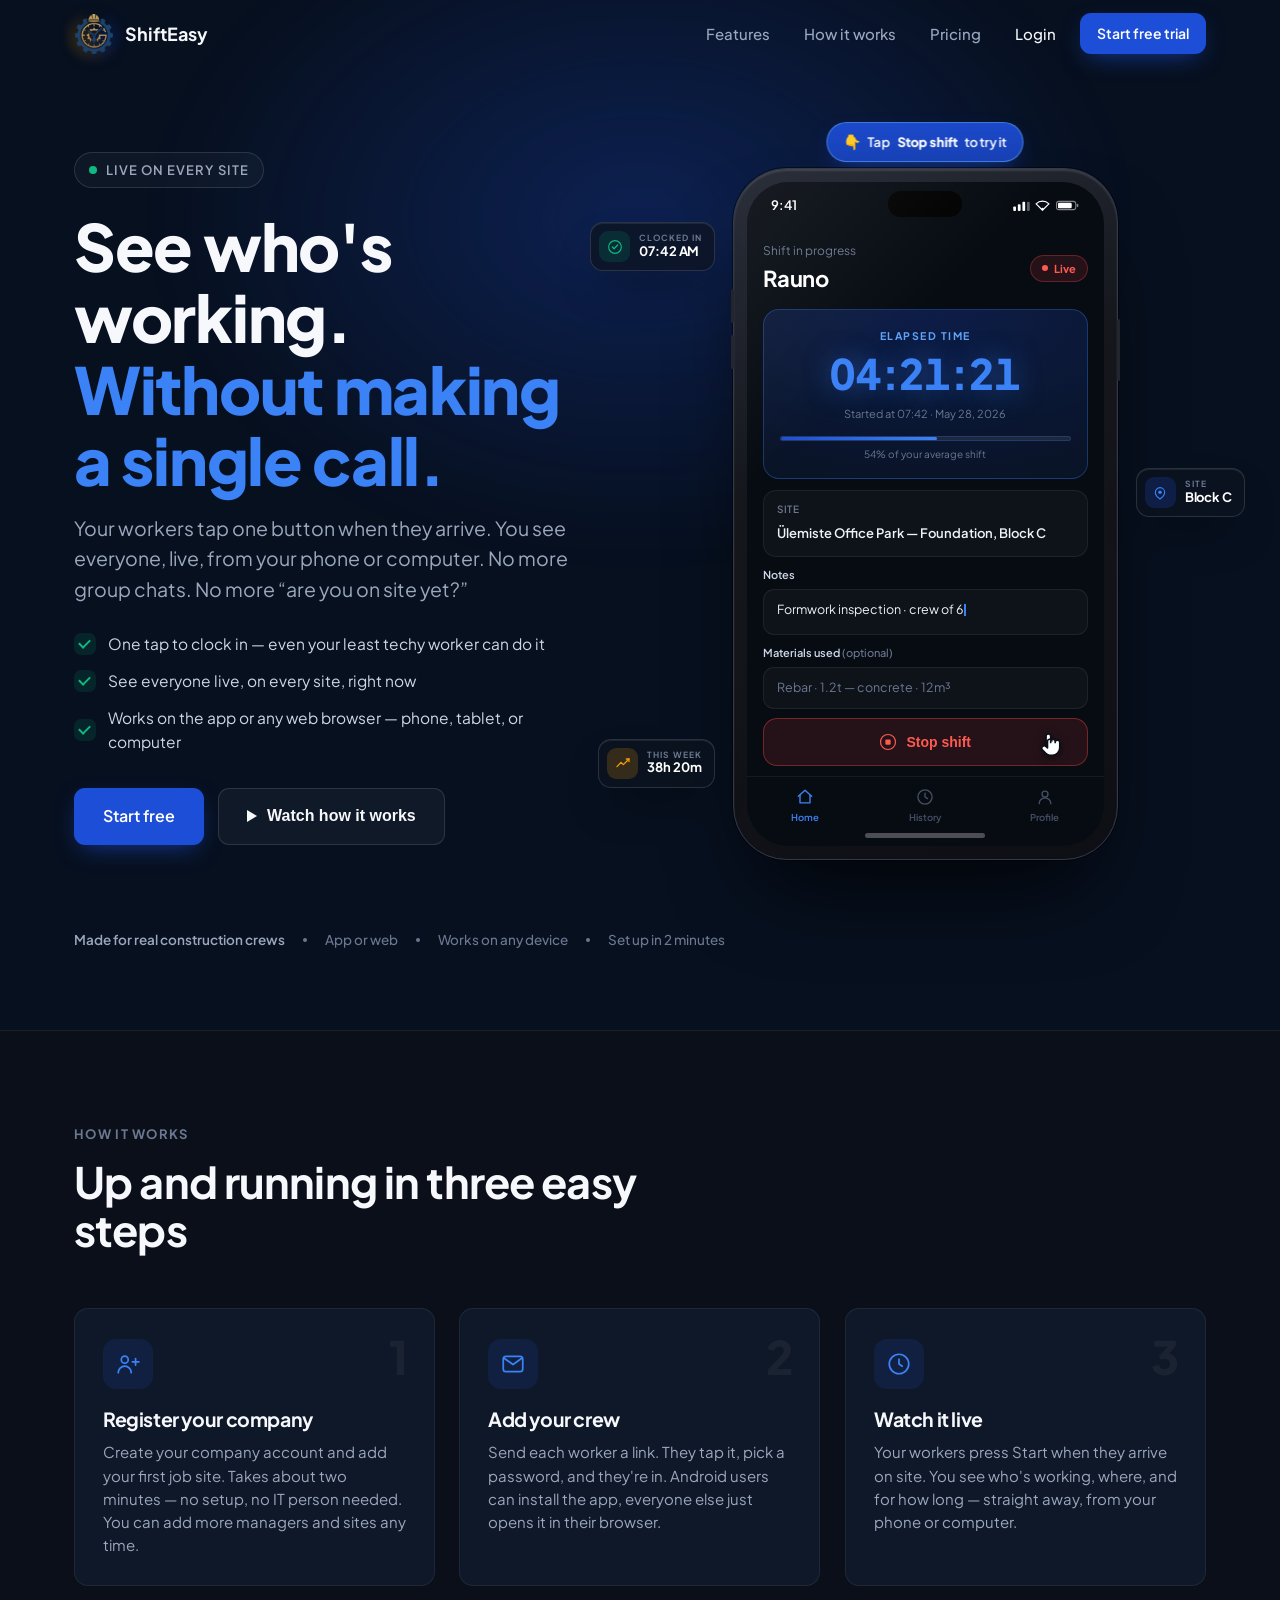
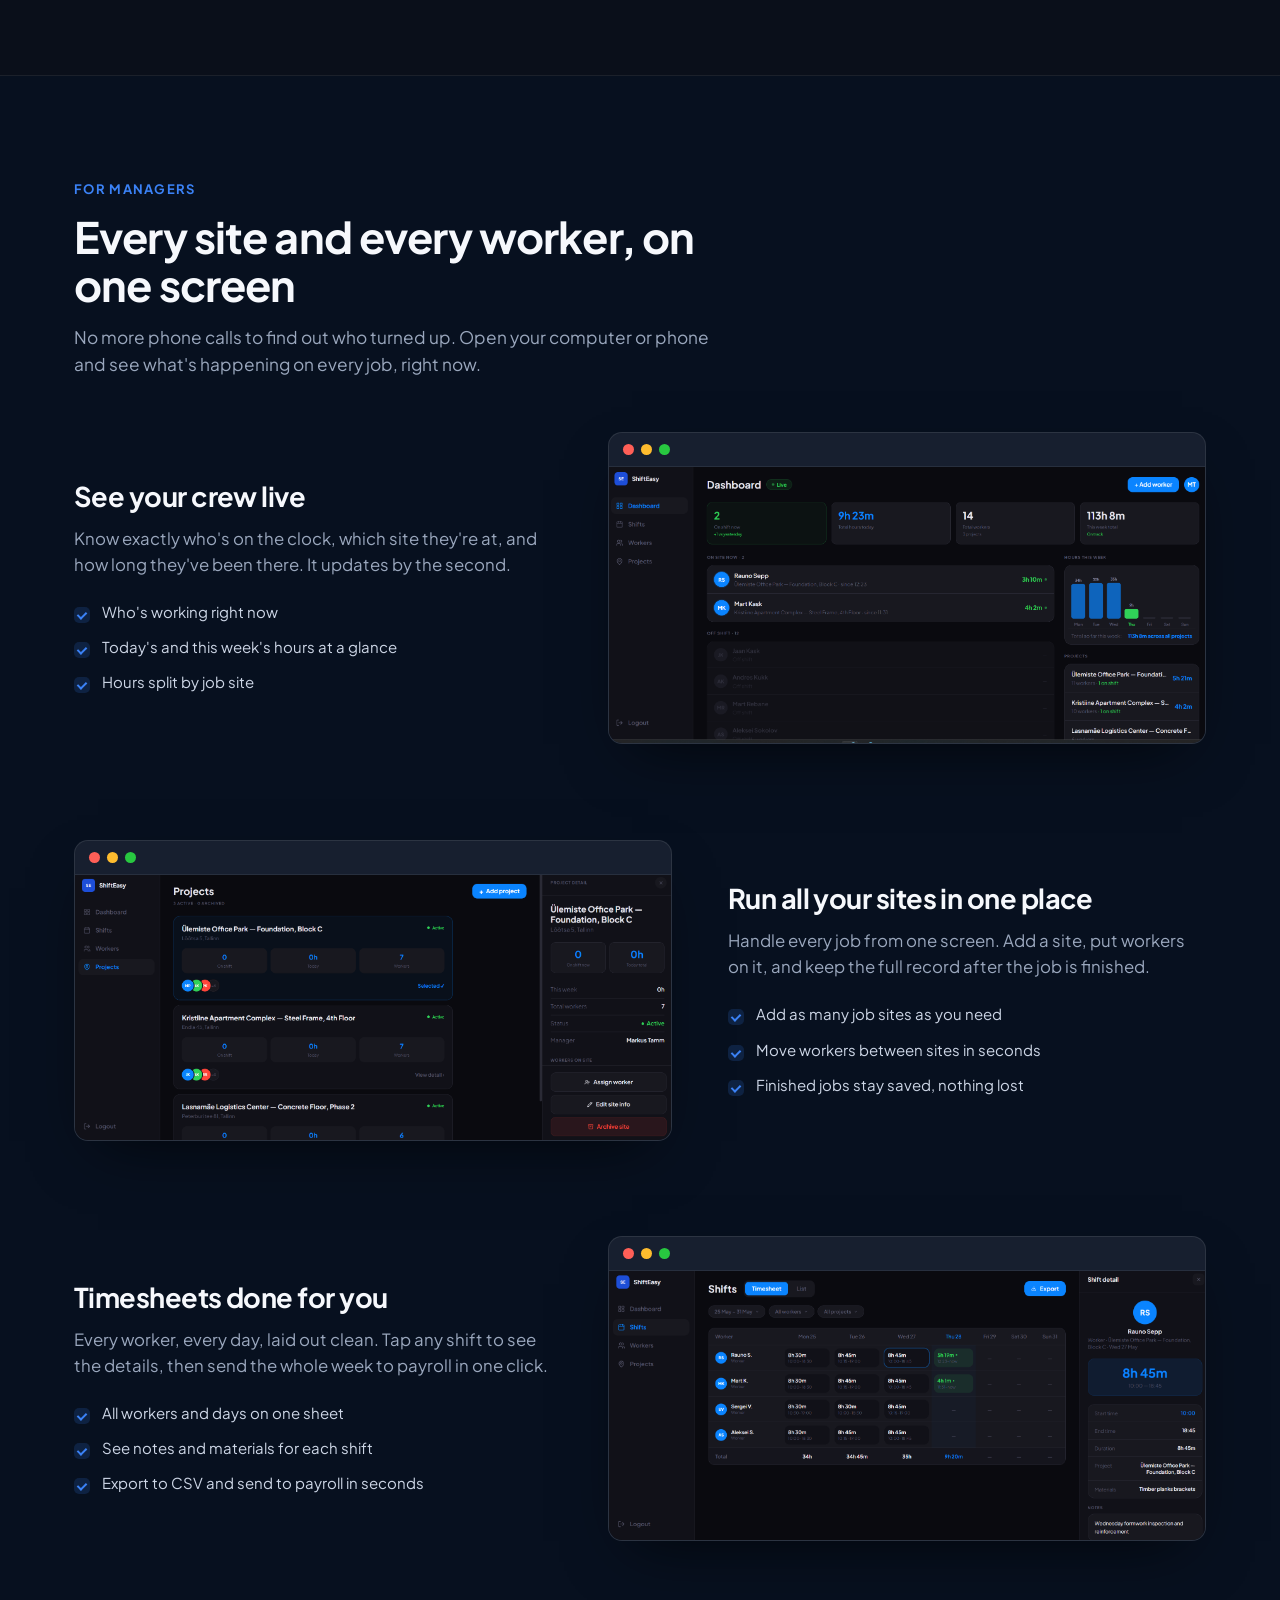
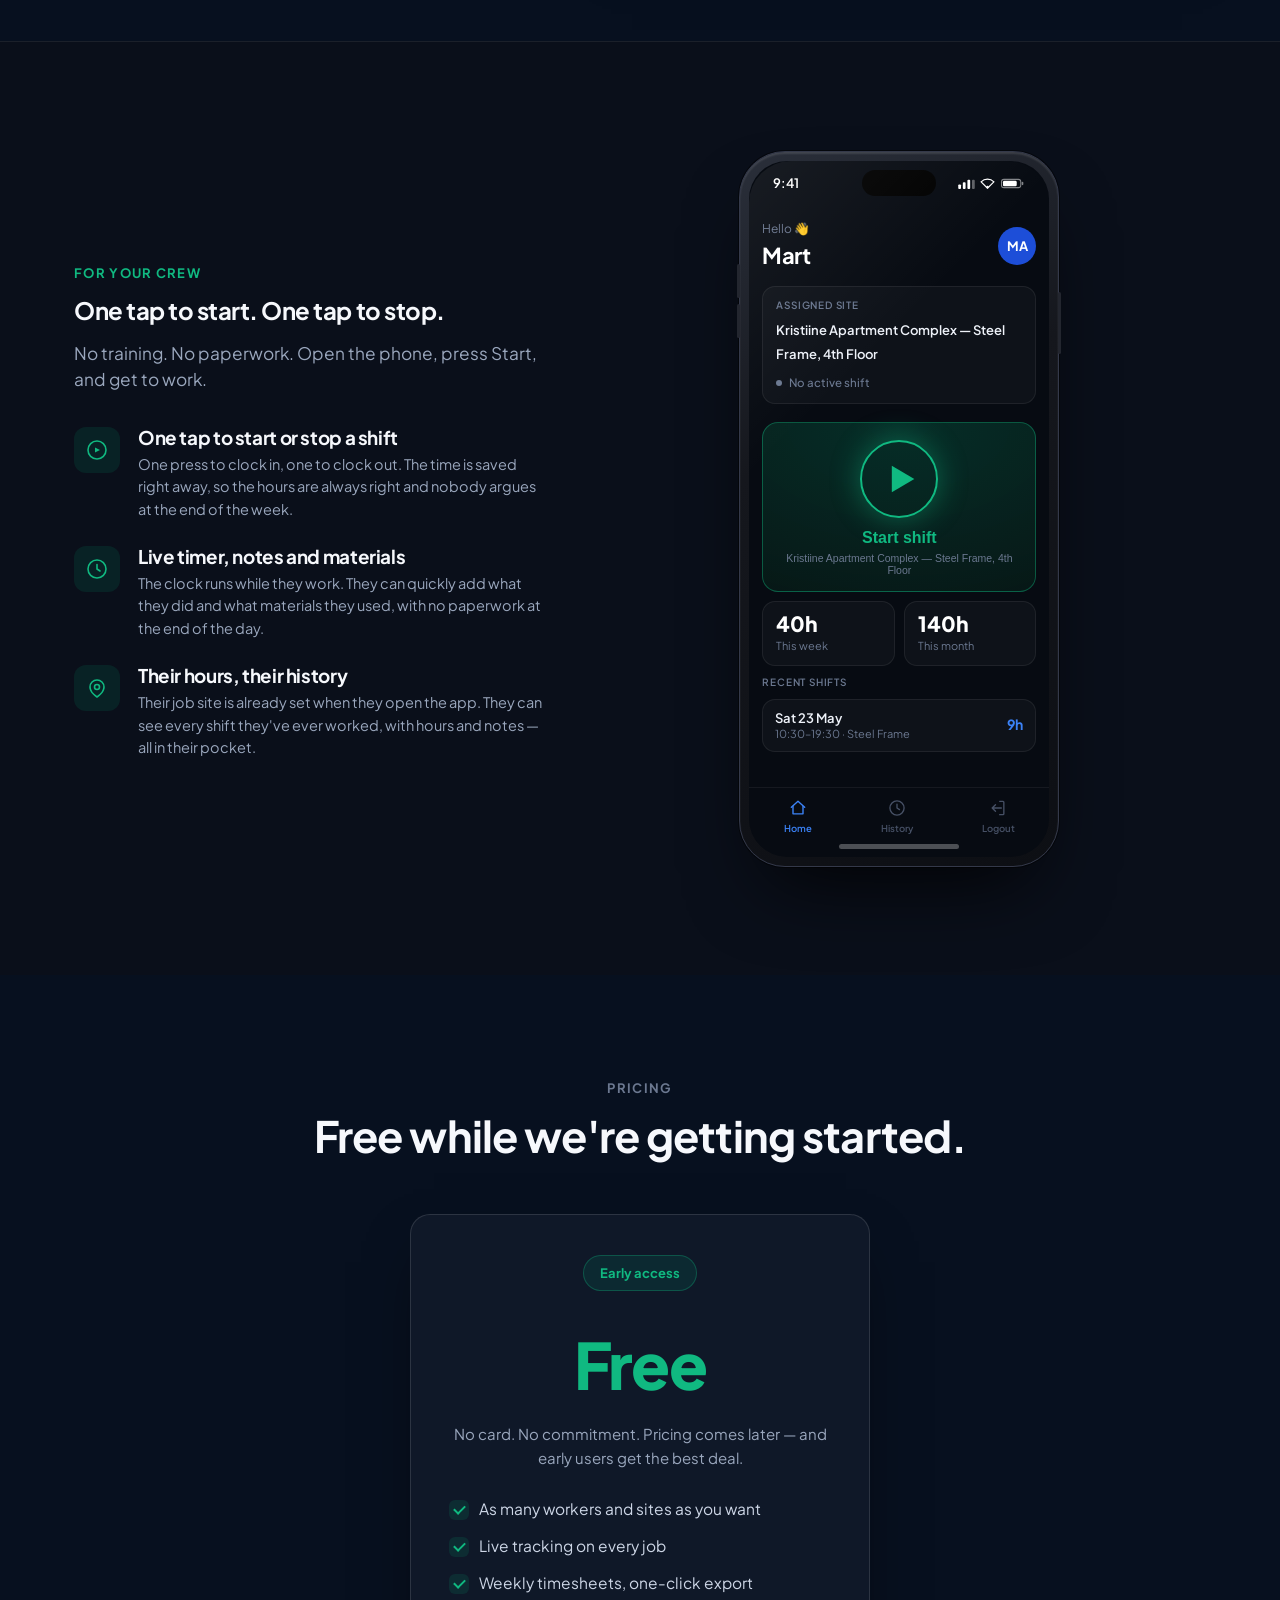
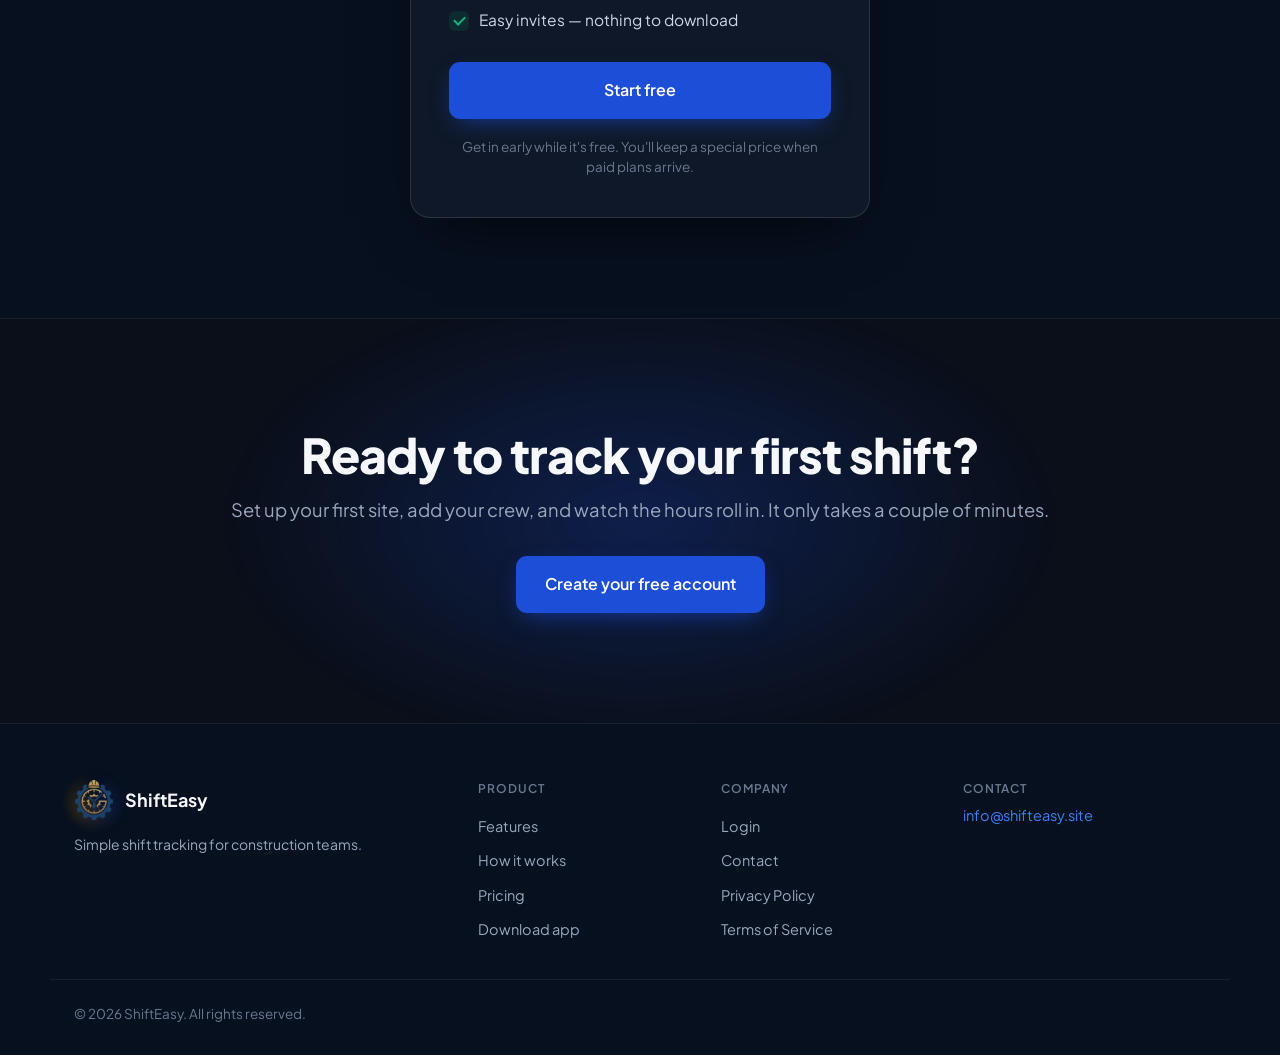
<file: index.html>
<!DOCTYPE html>
<html lang="en">
<head>
  <meta charset="UTF-8" />
  <meta name="viewport" content="width=device-width, initial-scale=1.0" />

  <title>ShiftEasy — Simple shift tracking for construction teams</title>
  <meta name="description" content="See who's on site, where, and for how long — live on your phone. Your crew clocks in with one tap, and timesheets are ready in one click. No paperwork, no phone calls." />
  <link rel="canonical" href="https://shifteasy.site/" />
  <meta name="theme-color" content="#07101f" />
  <link rel="icon" type="image/webp" href="assets/logo.webp" />
  <link rel="apple-touch-icon" href="assets/logo.webp" />

  <!-- Open Graph -->
  <meta property="og:type" content="website" />
  <meta property="og:url" content="https://shifteasy.site/" />
  <meta property="og:title" content="ShiftEasy — Simple shift tracking for construction teams" />
  <meta property="og:description" content="See who's on site, where, and for how long — live on your phone. Your crew clocks in with one tap. No paperwork, no phone calls." />
  <meta property="og:image" content="https://shifteasy.site/assets/shot-dashboard.png" />
  <meta property="og:site_name" content="ShiftEasy" />

  <!-- Twitter -->
  <meta name="twitter:card" content="summary_large_image" />
  <meta name="twitter:title" content="ShiftEasy — Simple shift tracking for construction teams" />
  <meta name="twitter:description" content="See who's on site, where, and for how long — live on your phone. Your crew clocks in with one tap. No paperwork." />
  <meta name="twitter:image" content="https://shifteasy.site/assets/shot-dashboard.png" />

  <link rel="preconnect" href="https://fonts.googleapis.com" />
  <link rel="preconnect" href="https://fonts.gstatic.com" crossorigin />
  <link href="https://fonts.googleapis.com/css2?family=Plus+Jakarta+Sans:wght@400;500;600;700;800&display=swap" rel="stylesheet" />

  <link rel="stylesheet" href="styles.css" />

  <!-- Bundler splash thumbnail -->
  <template id="__bundler_thumbnail" data-bg-color="#07101f">
    <svg viewBox="0 0 1200 800" xmlns="http://www.w3.org/2000/svg">
      <!-- Dark background -->
      <rect width="1200" height="800" fill="#07101f"/>
      <!-- Phone bezel -->
      <rect x="440" y="80" width="320" height="640" rx="44" fill="#151e2e" stroke="#2a3448" stroke-width="2"/>
      <!-- Phone screen -->
      <rect x="455" y="100" width="290" height="600" rx="34" fill="#0a1220"/>
      <!-- Status bar -->
      <rect x="455" y="100" width="290" height="36" rx="34" fill="#0d1628"/>
      <!-- Dynamic island -->
      <rect x="565" y="108" width="70" height="20" rx="10" fill="#07101f"/>
      <!-- Blue timer card -->
      <rect x="470" y="160" width="260" height="110" rx="16" fill="none" stroke="#1d4ed8" stroke-width="1.5" opacity=".6"/>
      <rect x="470" y="160" width="260" height="110" rx="16" fill="#1d4ed8" opacity=".12"/>
      <!-- Timer text -->
      <text x="600" y="205" text-anchor="middle" font-family="sans-serif" font-size="38" font-weight="800" fill="#3b82f6">04:21:19</text>
      <text x="600" y="230" text-anchor="middle" font-family="sans-serif" font-size="11" fill="#60a5fa" letter-spacing="2">ELAPSED TIME</text>
      <!-- Card rows -->
      <rect x="470" y="286" width="260" height="42" rx="12" fill="#ffffff" opacity=".03"/>
      <rect x="470" y="338" width="260" height="60" rx="12" fill="#ffffff" opacity=".03"/>
      <!-- Stop button -->
      <rect x="470" y="414" width="260" height="44" rx="13" fill="#ef4444" opacity=".12" stroke="#ef4444" stroke-width="1.2" stroke-opacity=".4"/>
      <circle cx="495" cy="436" r="9" fill="none" stroke="#ff5a52" stroke-width="1.5"/>
      <rect x="490" y="431" width="10" height="10" rx="2" fill="#ff5a52"/>
      <text x="520" y="440" font-family="sans-serif" font-size="14" fill="#ff5a52" font-weight="700">Stop shift</text>
      <!-- Bottom nav -->
      <rect x="455" y="656" width="290" height="44" fill="#0d1628" opacity=".9"/>
      <!-- Live dot -->
      <circle cx="760" cy="185" r="6" fill="#10b981"/>
      <!-- Glass chip left -->
      <rect x="330" y="190" width="100" height="42" rx="12" fill="#0d1420" stroke="#ffffff" stroke-width="1" stroke-opacity=".12"/>
      <circle cx="352" cy="211" r="10" fill="#059669" opacity=".2"/>
      <text x="368" y="215" font-family="sans-serif" font-size="12" fill="#f6f8fc" font-weight="700">07:42</text>
      <!-- Glass chip right -->
      <rect x="770" y="300" width="100" height="42" rx="12" fill="#0d1420" stroke="#ffffff" stroke-width="1" stroke-opacity=".12"/>
      <circle cx="792" cy="321" r="10" fill="#1d4ed8" opacity=".22"/>
      <text x="808" y="325" font-family="sans-serif" font-size="12" fill="#f6f8fc" font-weight="700">Block C</text>
      <!-- Logo mark -->
      <rect x="540" y="730" width="120" height="30" rx="6" fill="none"/>
      <text x="600" y="750" text-anchor="middle" font-family="sans-serif" font-size="18" font-weight="800" fill="#f6f8fc">ShiftEasy</text>
    </svg>
  </template>
</head>
<body>

  <!-- ================= HEADER ================= -->
  <header class="site-header" id="siteHeader">
    <div class="container header-inner">
      <a href="#top" class="brand" aria-label="ShiftEasy home">
        <span class="brand-logo" aria-hidden="true"><img src="assets/logo.webp" alt="" width="40" height="40" /></span>
        <span class="brand-name">ShiftEasy</span>
      </a>

      <nav class="nav-desktop" aria-label="Primary">
        <a href="#features">Features</a>
        <a href="#how">How it works</a>
        <a href="#pricing">Pricing</a>
        <a href="https://app.shifteasy.site" class="nav-login">Login</a>
      </nav>

      <div class="header-actions">
        <a href="https://app.shifteasy.site" class="btn btn-primary btn-sm">Start free trial</a>
        <button class="hamburger" id="hamburger" aria-label="Open menu" aria-expanded="false" aria-controls="mobileNav">
          <span></span><span></span><span></span>
        </button>
      </div>
    </div>

    <nav class="nav-mobile" id="mobileNav" aria-label="Mobile">
      <a href="#features">Features</a>
      <a href="#how">How it works</a>
      <a href="#pricing">Pricing</a>
      <a href="https://app.shifteasy.site">Login</a>
      <a href="https://app.shifteasy.site" class="btn btn-primary">Start free trial</a>
    </nav>
  </header>

  <main id="top">

    <!-- ================= HERO ================= -->
    <section class="hero" aria-labelledby="hero-heading">
      <div class="hero-glow" aria-hidden="true"></div>
      <div class="container hero-grid">
        <div class="hero-copy reveal">
          <span class="eyebrow"><span class="live-dot"></span>Live on every site</span>
          <h1 id="hero-heading">See who's working.<br /><span class="accent">Without making a single call.</span></h1>
          <p class="hero-sub">Your workers tap one button when they arrive. You see everyone, live, from your phone or computer. No more group chats. No more “are you on site yet?”</p>

          <ul class="hero-bullets">
            <li><span class="check" aria-hidden="true"></span>One tap to clock in — even your least techy worker can do it</li>
            <li><span class="check" aria-hidden="true"></span>See everyone live, on every site, right now</li>
            <li><span class="check" aria-hidden="true"></span>Works on the app or any web browser — phone, tablet, or computer</li>
          </ul>

          <div class="hero-cta">
            <a href="https://app.shifteasy.site" class="btn btn-primary btn-lg">Start free</a>
            <button type="button" class="btn btn-ghost btn-lg" id="watchDemo">
              <span class="play-ico" aria-hidden="true"></span>Watch how it works
            </button>
          </div>
        </div>

        <div class="hero-media reveal" data-delay="120">
          <div class="device-wrap">
          <div class="device-glow" aria-hidden="true"></div>
          <!-- Realistic animated phone — active shift screen -->
          <div class="device" role="img" aria-label="ShiftEasy worker phone showing a live shift with a running elapsed-time clock">
            <span class="device-btn device-btn-power" aria-hidden="true"></span>
            <span class="device-btn device-btn-vol1" aria-hidden="true"></span>
            <span class="device-btn device-btn-vol2" aria-hidden="true"></span>
            <div class="device-screen">
              <div class="d-statusbar">
                <span class="d-time">9:41</span>
                <span class="d-island" aria-hidden="true"></span>
                <span class="d-sysicons" aria-hidden="true">
                  <svg viewBox="0 0 18 12" width="17" height="11"><rect x="0" y="7" width="3" height="5" rx="1" fill="#fff"/><rect x="5" y="4.5" width="3" height="7.5" rx="1" fill="#fff"/><rect x="10" y="2" width="3" height="10" rx="1" fill="#fff"/><rect x="15" y="2" width="3" height="10" rx="1" fill="#fff" opacity=".35"/></svg>
                  <svg viewBox="0 0 16 12" width="15" height="11"><path d="M8 11.2 1 4.2a9.9 9.9 0 0 1 14 0Z" fill="none" stroke="#fff" stroke-width="1.3"/><circle cx="8" cy="9.6" r="1.2" fill="#fff"/></svg>
                  <svg viewBox="0 0 26 12" width="25" height="11"><rect x="1" y="1.5" width="21" height="9" rx="2.6" fill="none" stroke="#fff" stroke-opacity=".5" stroke-width="1.1"/><rect x="2.6" y="3.1" width="15" height="5.8" rx="1.4" fill="#fff"/><rect x="23" y="4.2" width="1.8" height="3.6" rx=".9" fill="#fff" opacity=".5"/></svg>
                </span>
              </div>

              <div class="d-screens">
              <div class="d-body screen screen-active">
                <div class="d-head">
                  <span class="d-headtext">
                    <span class="d-eyebrow">Shift in progress</span>
                    <span class="d-name">Rauno</span>
                  </span>
                  <span class="d-livebadge"><i></i>Live</span>
                </div>

                <div class="d-timer-card">
                  <span class="d-tlabel">Elapsed time</span>
                  <div class="d-time-big" id="elapsedTimer" aria-live="off">00:00:00</div>
                  <span class="d-tstart">Started at 07:42 · May 28, 2026</span>
                  <div class="d-progress"><span></span></div>
                  <span class="d-tsub">54% of your average shift</span>
                </div>

                <div class="d-card">
                  <span class="d-card-label">Site</span>
                  <span class="d-card-val">Ülemiste Office Park — Foundation, Block C</span>
                </div>

                <div class="d-field">
                  <span class="w-field-label">Notes</span>
                  <div class="w-input w-textarea w-typing"><span id="noteText"></span><span class="d-caret" aria-hidden="true"></span></div>
                </div>

                <div class="d-field">
                  <span class="w-field-label">Materials used <em>(optional)</em></span>
                  <div class="w-input">Rebar · 1.2t — concrete · 12m³</div>
                </div>

                <button class="d-stop" type="button" id="heroStop">
                  <svg viewBox="0 0 24 24" width="18" height="18"><circle cx="12" cy="12" r="10" fill="none" stroke="#ff5a52" stroke-width="1.6"/><rect x="8.5" y="8.5" width="7" height="7" rx="1.6" fill="#ff5a52"/></svg>
                  Stop shift
                  <span class="tap-cue" aria-hidden="true">
                    <span class="tap-ring"></span>
                    <svg viewBox="0 0 24 24" width="22" height="22"><path d="M9 11.5V6a1.6 1.6 0 0 1 3.2 0v5m0-1.2a1.6 1.6 0 0 1 3.2 0V11m0-.6a1.6 1.6 0 0 1 3.2 0v3.8a5.2 5.2 0 0 1-5.2 5.2h-1.6a4.2 4.2 0 0 1-3-1.3l-2.4-2.5a1.7 1.7 0 0 1 2.4-2.4l1.2 1.1V9.8a1.6 1.6 0 0 1 3.2 0" fill="#fff" stroke="#0a0f1a" stroke-width="1.1" stroke-linejoin="round"/></svg>
                  </span>
                </button>
              </div>

              <div class="d-body screen screen-home" hidden>
                <div class="d-head">
                  <span class="d-headtext">
                    <span class="d-eyebrow">Hello 👋</span>
                    <span class="d-name">Rauno</span>
                  </span>
                  <span class="w-avatar">RS</span>
                </div>

                <div class="d-card">
                  <span class="d-card-label">Assigned site</span>
                  <span class="d-card-val">Ülemiste Office Park — Foundation, Block C</span>
                  <span class="w-noshift" aria-hidden="true"><i></i>No active shift</span>
                </div>

                <button class="w-start" type="button" id="heroStart">
                  <span class="w-play">
                    <svg viewBox="0 0 24 24" width="20" height="20"><path d="M6.5 4 20 12 6.5 20z" fill="currentColor"/></svg>
                  </span>
                  <span class="w-start-label">Start shift</span>
                  <span class="w-start-sub">Ülemiste Office Park — Foundation, Block C</span>
                  <span class="tap-cue tap-cue-start" aria-hidden="true">
                    <span class="tap-ring"></span>
                    <svg viewBox="0 0 24 24" width="22" height="22"><path d="M9 11.5V6a1.6 1.6 0 0 1 3.2 0v5m0-1.2a1.6 1.6 0 0 1 3.2 0V11m0-.6a1.6 1.6 0 0 1 3.2 0v3.8a5.2 5.2 0 0 1-5.2 5.2h-1.6a4.2 4.2 0 0 1-3-1.3l-2.4-2.5a1.7 1.7 0 0 1 2.4-2.4l1.2 1.1V9.8a1.6 1.6 0 0 1 3.2 0" fill="#fff" stroke="#0a0f1a" stroke-width="1.1" stroke-linejoin="round"/></svg>
                  </span>
                </button>

                <div class="w-stats">
                  <div class="w-stat"><strong>40h</strong><span>This week</span></div>
                  <div class="w-stat"><strong>140h</strong><span>This month</span></div>
                </div>

                <div class="w-recent">
                  <span class="d-card-label">Recent shifts</span>
                  <div class="w-recent-row">
                    <span class="w-recent-info"><strong>Sat 23 May</strong><span>10:30–19:30 · Block C</span></span>
                    <span class="w-recent-h">9h</span>
                  </div>
                </div>
              </div>
              </div>

              <div class="d-nav" aria-hidden="true">
                <span class="d-nav-item on">
                  <svg viewBox="0 0 24 24" width="20" height="20"><path d="M4 11 12 4l8 7" fill="none" stroke="currentColor" stroke-width="1.7" stroke-linecap="round" stroke-linejoin="round"/><path d="M6 10v9h12v-9" fill="none" stroke="currentColor" stroke-width="1.7" stroke-linecap="round" stroke-linejoin="round"/></svg>
                  Home
                </span>
                <span class="d-nav-item">
                  <svg viewBox="0 0 24 24" width="20" height="20"><circle cx="12" cy="12" r="8.5" fill="none" stroke="currentColor" stroke-width="1.6"/><path d="M12 7.5V12l3 2" fill="none" stroke="currentColor" stroke-width="1.6" stroke-linecap="round" stroke-linejoin="round"/></svg>
                  History
                </span>
                <span class="d-nav-item">
                  <svg viewBox="0 0 24 24" width="20" height="20"><circle cx="12" cy="8.5" r="3.6" fill="none" stroke="currentColor" stroke-width="1.6"/><path d="M5 20c0-3.9 3.1-7 7-7s7 3.1 7 7" fill="none" stroke="currentColor" stroke-width="1.6" stroke-linecap="round"/></svg>
                  Profile
                </span>
              </div>
              <span class="d-homebar" aria-hidden="true"></span>
            </div>
          </div>

          <!-- Floating glass info chips -->
          <div class="p-chip p-chip-tl" aria-hidden="true">
            <span class="ci ci-green">
              <svg viewBox="0 0 24 24" width="18" height="18"><circle cx="12" cy="12" r="9.5" fill="none" stroke="currentColor" stroke-width="1.7"/><path d="m8 12 2.6 2.6L16 9" fill="none" stroke="currentColor" stroke-width="1.9" stroke-linecap="round" stroke-linejoin="round"/></svg>
            </span>
            <span class="ct"><small>Clocked in</small><strong>07:42 AM</strong></span>
          </div>

          <div class="p-chip p-chip-r" aria-hidden="true">
            <span class="ci ci-blue">
              <svg viewBox="0 0 24 24" width="18" height="18"><path d="M12 21s-7-4.6-7-10a7 7 0 0 1 14 0c0 5.4-7 10-7 10z" fill="none" stroke="currentColor" stroke-width="1.7"/><circle cx="12" cy="11" r="2.6" fill="currentColor"/></svg>
            </span>
            <span class="ct"><small>Site</small><strong>Block C</strong></span>
          </div>

          <div class="p-chip p-chip-bl" aria-hidden="true">
            <span class="ci ci-amber">
              <svg viewBox="0 0 24 24" width="18" height="18"><path d="M3 17.5 9 11l3.5 3.5L21 6" fill="none" stroke="currentColor" stroke-width="1.9" stroke-linecap="round" stroke-linejoin="round"/><path d="M21 10V6h-4" fill="none" stroke="currentColor" stroke-width="1.9" stroke-linecap="round" stroke-linejoin="round"/></svg>
            </span>
            <span class="ct"><small>This week</small><strong>38h 20m</strong></span>
          </div>
          </div>
          <span class="device-hint" aria-hidden="true">
            <span class="hint-pointer">👇</span> Tap <strong>Stop shift</strong> to try it
          </span>
        </div>
      </div>

      <div class="container trust-row reveal">
        <span class="trust-label">Made for real construction crews</span>
        <span class="trust-sep" aria-hidden="true"></span>
        <span>App or web</span>
        <span class="trust-sep" aria-hidden="true"></span>
        <span>Works on any device</span>
        <span class="trust-sep" aria-hidden="true"></span>
        <span>Set up in 2 minutes</span>
      </div>
    </section>

    <!-- ================= HOW IT WORKS ================= -->
    <section class="how" id="how" aria-labelledby="how-heading">
      <div class="container">
        <div class="section-head reveal">
          <span class="kicker">How it works</span>
          <h2 id="how-heading">Up and running in three easy steps</h2>
        </div>

        <ol class="steps">
          <li class="step reveal">
            <span class="step-num">1</span>
            <div class="step-icon" aria-hidden="true">
              <svg viewBox="0 0 24 24" fill="none" stroke="currentColor" stroke-width="1.6" stroke-linecap="round" stroke-linejoin="round"><circle cx="9" cy="8" r="3.2"/><path d="M3 20c0-3.3 2.7-6 6-6s6 2.7 6 6"/><path d="M19 7v6M22 10h-6"/></svg>
            </div>
            <h3>Register your company</h3>
            <p>Create your company account and add your first job site. Takes about two minutes — no setup, no IT person needed. You can add more managers and sites any time.</p>
          </li>
          <li class="step reveal" data-delay="100">
            <span class="step-num">2</span>
            <div class="step-icon" aria-hidden="true">
              <svg viewBox="0 0 24 24" fill="none" stroke="currentColor" stroke-width="1.6" stroke-linecap="round" stroke-linejoin="round"><rect x="3" y="5" width="18" height="14" rx="2.5"/><path d="m3.5 6.5 8.5 6 8.5-6"/></svg>
            </div>
            <h3>Add your crew</h3>
            <p>Send each worker a link. They tap it, pick a password, and they're in. Android users can install the app, everyone else just opens it in their browser.</p>
          </li>
          <li class="step reveal" data-delay="200">
            <span class="step-num">3</span>
            <div class="step-icon" aria-hidden="true">
              <svg viewBox="0 0 24 24" fill="none" stroke="currentColor" stroke-width="1.6" stroke-linecap="round" stroke-linejoin="round"><circle cx="12" cy="12" r="9"/><path d="M12 7.5V12l3 2"/></svg>
            </div>
            <h3>Watch it live</h3>
            <p>Your workers press Start when they arrive on site. You see who's working, where, and for how long — straight away, from your phone or computer.</p>
          </li>
        </ol>
      </div>
    </section>

    <!-- ================= FEATURES: MANAGERS ================= -->
    <section class="features" id="features" aria-labelledby="mgr-heading">
      <div class="container">
        <div class="section-head reveal">
          <span class="kicker kicker-blue">For managers</span>
          <h2 id="mgr-heading">Every site and every worker, on one screen</h2>
          <p class="section-lede">No more phone calls to find out who turned up. Open your computer or phone and see what's happening on every job, right now.</p>
        </div>

        <div class="feature-row reveal">
          <div class="feature-text">
            <h3>See your crew live</h3>
            <p>Know exactly who's on the clock, which site they're at, and how long they've been there. It updates by the second.</p>
            <ul class="mini-list">
              <li>Who's working right now</li>
              <li>Today's and this week's hours at a glance</li>
              <li>Hours split by job site</li>
            </ul>
          </div>
          <figure class="browser-frame">
            <div class="video-bar" aria-hidden="true"><span class="dot dot-r"></span><span class="dot dot-y"></span><span class="dot dot-g"></span></div>
            <img src="assets/shot-dashboard.png" alt="ShiftEasy manager dashboard with live on-site crew, hours this week chart, and project breakdown" loading="lazy" />
          </figure>
        </div>

        <div class="feature-row reverse reveal">
          <div class="feature-text">
            <h3>Run all your sites in one place</h3>
            <p>Handle every job from one screen. Add a site, put workers on it, and keep the full record after the job is finished.</p>
            <ul class="mini-list">
              <li>Add as many job sites as you need</li>
              <li>Move workers between sites in seconds</li>
              <li>Finished jobs stay saved, nothing lost</li>
            </ul>
          </div>
          <figure class="browser-frame">
            <div class="video-bar" aria-hidden="true"><span class="dot dot-r"></span><span class="dot dot-y"></span><span class="dot dot-g"></span></div>
            <img src="assets/shot-projects.png" alt="ShiftEasy projects screen listing active construction sites with a detail panel" loading="lazy" />
          </figure>
        </div>

        <div class="feature-row reveal">
          <div class="feature-text">
            <h3>Timesheets done for you</h3>
            <p>Every worker, every day, laid out clean. Tap any shift to see the details, then send the whole week to payroll in one click.</p>
            <ul class="mini-list">
              <li>All workers and days on one sheet</li>
              <li>See notes and materials for each shift</li>
              <li>Export to CSV and send to payroll in seconds</li>
            </ul>
          </div>
          <figure class="browser-frame">
            <div class="video-bar" aria-hidden="true"><span class="dot dot-r"></span><span class="dot dot-y"></span><span class="dot dot-g"></span></div>
            <img src="assets/shot-timesheet.png" alt="ShiftEasy weekly timesheet grid with a shift detail drawer and export button" loading="lazy" />
          </figure>
        </div>
      </div>
    </section>

    <!-- ================= FEATURES: WORKERS ================= -->
    <section class="workers" aria-labelledby="wrk-heading">
      <div class="container workers-grid">
        <div class="workers-text reveal">
          <span class="kicker kicker-green">For your crew</span>
          <h2 id="wrk-heading">One tap to start. One tap to stop.</h2>
          <p class="section-lede">No training. No paperwork. Open the phone, press Start, and get to work.</p>

          <ul class="worker-features reveal-stagger">
            <li>
              <span class="wf-icon" aria-hidden="true">
                <svg viewBox="0 0 24 24" fill="none" stroke="currentColor" stroke-width="1.6" stroke-linecap="round" stroke-linejoin="round"><circle cx="12" cy="12" r="9"/><path d="M10 9.5 15 12l-5 2.5z" fill="currentColor" stroke="none"/></svg>
              </span>
              <div><h3>One tap to start or stop a shift</h3><p>One press to clock in, one to clock out. The time is saved right away, so the hours are always right and nobody argues at the end of the week.</p></div>
            </li>
            <li>
              <span class="wf-icon" aria-hidden="true">
                <svg viewBox="0 0 24 24" fill="none" stroke="currentColor" stroke-width="1.6" stroke-linecap="round" stroke-linejoin="round"><circle cx="12" cy="12" r="9"/><path d="M12 7.5V12l3 2"/></svg>
              </span>
              <div><h3>Live timer, notes and materials</h3><p>The clock runs while they work. They can quickly add what they did and what materials they used, with no paperwork at the end of the day.</p></div>
            </li>
            <li>
              <span class="wf-icon" aria-hidden="true">
                <svg viewBox="0 0 24 24" fill="none" stroke="currentColor" stroke-width="1.6" stroke-linecap="round" stroke-linejoin="round"><path d="M12 21s-7-4.6-7-10a7 7 0 0 1 14 0c0 5.4-7 10-7 10z"/><circle cx="12" cy="11" r="2.5"/></svg>
              </span>
              <div><h3>Their hours, their history</h3><p>Their job site is already set when they open the app. They can see every shift they've ever worked, with hours and notes — all in their pocket.</p></div>
            </li>
          </ul>
        </div>

        <div class="workers-phones reveal" data-delay="120" style="height: 733px">
          <!-- Home / Start-shift screen (built UI, matches the hero phone) -->
          <div class="wdevice wdevice-back" role="img" aria-label="ShiftEasy worker home screen with assigned site and a large start-shift button" style="width: 320px">
            <span class="device-btn device-btn-power" aria-hidden="true"></span>
            <span class="device-btn device-btn-vol1" aria-hidden="true"></span>
            <span class="device-btn device-btn-vol2" aria-hidden="true"></span>
            <div class="device-screen">
              <div class="d-statusbar">
                <span class="d-time">9:41</span>
                <span class="d-island" aria-hidden="true"></span>
                <span class="d-sysicons" aria-hidden="true">
                  <svg viewBox="0 0 18 12" width="17" height="11"><rect x="0" y="7" width="3" height="5" rx="1" fill="#fff"/><rect x="5" y="4.5" width="3" height="7.5" rx="1" fill="#fff"/><rect x="10" y="2" width="3" height="10" rx="1" fill="#fff"/><rect x="15" y="2" width="3" height="10" rx="1" fill="#fff" opacity=".35"/></svg>
                  <svg viewBox="0 0 16 12" width="15" height="11"><path d="M8 11.2 1 4.2a9.9 9.9 0 0 1 14 0Z" fill="none" stroke="#fff" stroke-width="1.3"/><circle cx="8" cy="9.6" r="1.2" fill="#fff"/></svg>
                  <svg viewBox="0 0 26 12" width="25" height="11"><rect x="1" y="1.5" width="21" height="9" rx="2.6" fill="none" stroke="#fff" stroke-opacity=".5" stroke-width="1.1"/><rect x="2.6" y="3.1" width="15" height="5.8" rx="1.4" fill="#fff"/><rect x="23" y="4.2" width="1.8" height="3.6" rx=".9" fill="#fff" opacity=".5"/></svg>
                </span>
              </div>

              <div class="d-body">
                <div class="d-head">
                  <span class="d-headtext">
                    <span class="d-eyebrow">Hello 👋</span>
                    <span class="d-name">Mart</span>
                  </span>
                  <span class="w-avatar">MA</span>
                </div>

                <div class="d-card">
                  <span class="d-card-label">Assigned site</span>
                  <span class="d-card-val">Kristiine Apartment Complex — Steel Frame, 4th Floor</span>
                  <span class="w-noshift" aria-hidden="true"><i></i>No active shift</span>
                </div>

                <button class="w-start" type="button" aria-hidden="true">
                  <span class="w-play">
                    <svg viewBox="0 0 24 24" width="20" height="20"><path d="M6.5 4 20 12 6.5 20z" fill="currentColor"/></svg>
                  </span>
                  <span class="w-start-label">Start shift</span>
                  <span class="w-start-sub">Kristiine Apartment Complex — Steel Frame, 4th Floor</span>
                </button>

                <div class="w-stats">
                  <div class="w-stat"><strong>40h</strong><span>This week</span></div>
                  <div class="w-stat"><strong>140h</strong><span>This month</span></div>
                </div>

                <div class="w-recent">
                  <span class="d-card-label">Recent shifts</span>
                  <div class="w-recent-row">
                    <span class="w-recent-info"><strong>Sat 23 May</strong><span>10:30–19:30 · Steel Frame</span></span>
                    <span class="w-recent-h">9h</span>
                  </div>
                </div>
              </div>

              <div class="d-nav" aria-hidden="true">
                <span class="d-nav-item on">
                  <svg viewBox="0 0 24 24" width="20" height="20"><path d="M4 11 12 4l8 7" fill="none" stroke="currentColor" stroke-width="1.7" stroke-linecap="round" stroke-linejoin="round"/><path d="M6 10v9h12v-9" fill="none" stroke="currentColor" stroke-width="1.7" stroke-linecap="round" stroke-linejoin="round"/></svg>
                  Home
                </span>
                <span class="d-nav-item">
                  <svg viewBox="0 0 24 24" width="20" height="20"><circle cx="12" cy="12" r="8.5" fill="none" stroke="currentColor" stroke-width="1.6"/><path d="M12 7.5V12l3 2" fill="none" stroke="currentColor" stroke-width="1.6" stroke-linecap="round" stroke-linejoin="round"/></svg>
                  History
                </span>
                <span class="d-nav-item">
                  <svg viewBox="0 0 24 24" width="20" height="20"><path d="M14 4h4a1 1 0 0 1 1 1v14a1 1 0 0 1-1 1h-4" fill="none" stroke="currentColor" stroke-width="1.6" stroke-linecap="round" stroke-linejoin="round"/><path d="M9 8 5 12l4 4M5 12h11" fill="none" stroke="currentColor" stroke-width="1.6" stroke-linecap="round" stroke-linejoin="round"/></svg>
                  Logout
                </span>
              </div>
              <span class="d-homebar" aria-hidden="true"></span>
            </div>
          </div>
        </div>
      </div>
    </section>

    <!-- ================= PRICING ================= -->
    <section class="pricing" id="pricing" aria-labelledby="price-heading">
      <div class="container">
        <div class="section-head reveal">
          <span class="kicker">Pricing</span>
          <h2 id="price-heading">Free while we're getting started.</h2>
        </div>

        <div class="price-card reveal">
          <span class="price-badge">Early access</span>
          <div class="price-figure">
            <span class="price-amount price-amount-free">Free</span>
          </div>
          <p class="price-strike">No card. No commitment. Pricing comes later — and early users get the best deal.</p>

          <ul class="price-list">
            <li>As many workers and sites as you want</li>
            <li>Live tracking on every job</li>
            <li>Weekly timesheets, one-click export</li>
            <li>Easy invites — nothing to download</li>
          </ul>

          <a href="https://app.shifteasy.site" class="btn btn-primary btn-lg btn-block">Start free</a>
          <p class="price-note">Get in early while it's free. You'll keep a special price when paid plans arrive.</p>
        </div>
      </div>
    </section>

    <!-- ================= CTA BANNER ================= -->
    <section class="cta-banner" aria-labelledby="cta-heading">
      <div class="cta-glow" aria-hidden="true"></div>
      <div class="container cta-inner reveal">
        <h2 id="cta-heading">Ready to track your first shift?</h2>
        <p>Set up your first site, add your crew, and watch the hours roll in. It only takes a couple of minutes.</p>
        <a href="https://app.shifteasy.site" class="btn btn-primary btn-lg">Create your free account</a>
      </div>
    </section>
  </main>

  <!-- ================= FOOTER ================= -->
  <footer class="site-footer">
    <div class="container footer-grid">
      <div class="footer-brand">
        <a href="#top" class="brand">
          <span class="brand-logo" aria-hidden="true"><img src="assets/logo.webp" alt="" width="40" height="40" /></span>
          <span class="brand-name">ShiftEasy</span>
        </a>
        <p class="footer-tag">Simple shift tracking for construction teams.</p>
      </div>

      <nav class="footer-col" aria-label="Product">
        <span class="footer-label">Product</span>
        <a href="#features">Features</a>
        <a href="#how">How it works</a>
        <a href="#pricing">Pricing</a>
        <a href="https://app.shifteasy.site">Download app</a>
      </nav>

      <nav class="footer-col" aria-label="Company">
        <span class="footer-label">Company</span>
        <a href="https://app.shifteasy.site">Login</a>
        <a href="mailto:info@shifteasy.site">Contact</a>
        <a href="privacy.html">Privacy Policy</a>
        <a href="terms.html">Terms of Service</a>
      </nav>

      <div class="footer-contact">
        <span class="footer-label">Contact</span>
        <a href="mailto:info@shifteasy.site">info@shifteasy.site</a>
      </div>
    </div>

    <div class="container footer-bottom">
      <span>© 2026 ShiftEasy. All rights reserved.</span>
    </div>
  </footer>

  <!-- ================= DEMO MODAL ================= -->
  <div class="demo-modal" id="demoModal" aria-hidden="true">
    <div class="demo-backdrop" data-close></div>
    <div class="demo-dialog" role="dialog" aria-modal="true" aria-label="ShiftEasy product demo">
      <button class="demo-close" id="demoClose" aria-label="Close demo">&times;</button>
      <video id="demoVideo" controls playsinline preload="none" poster="assets/shot-dashboard.png">
        <source src="assets/hero-video.webm" type="video/webm" />
      </video>
    </div>
  </div>

  <script src="app.js"></script>
</body>
</html>
</file>
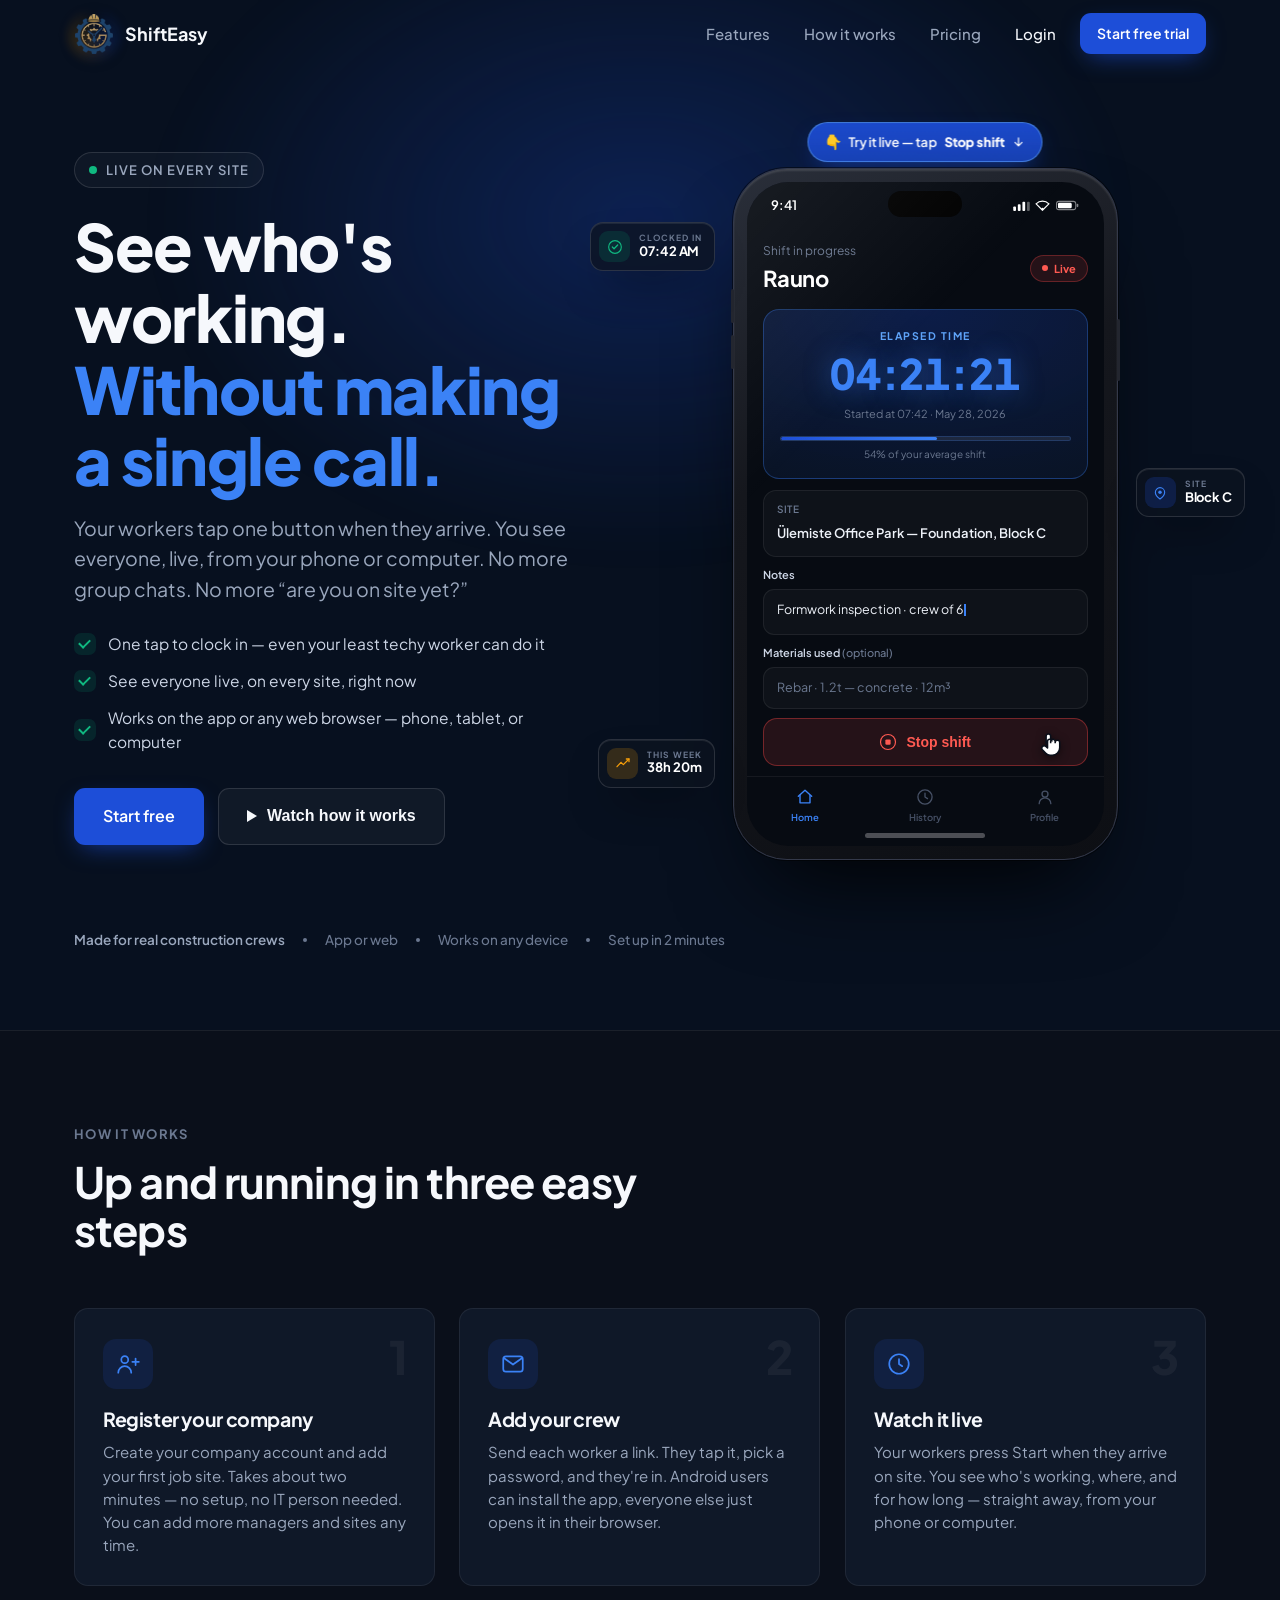
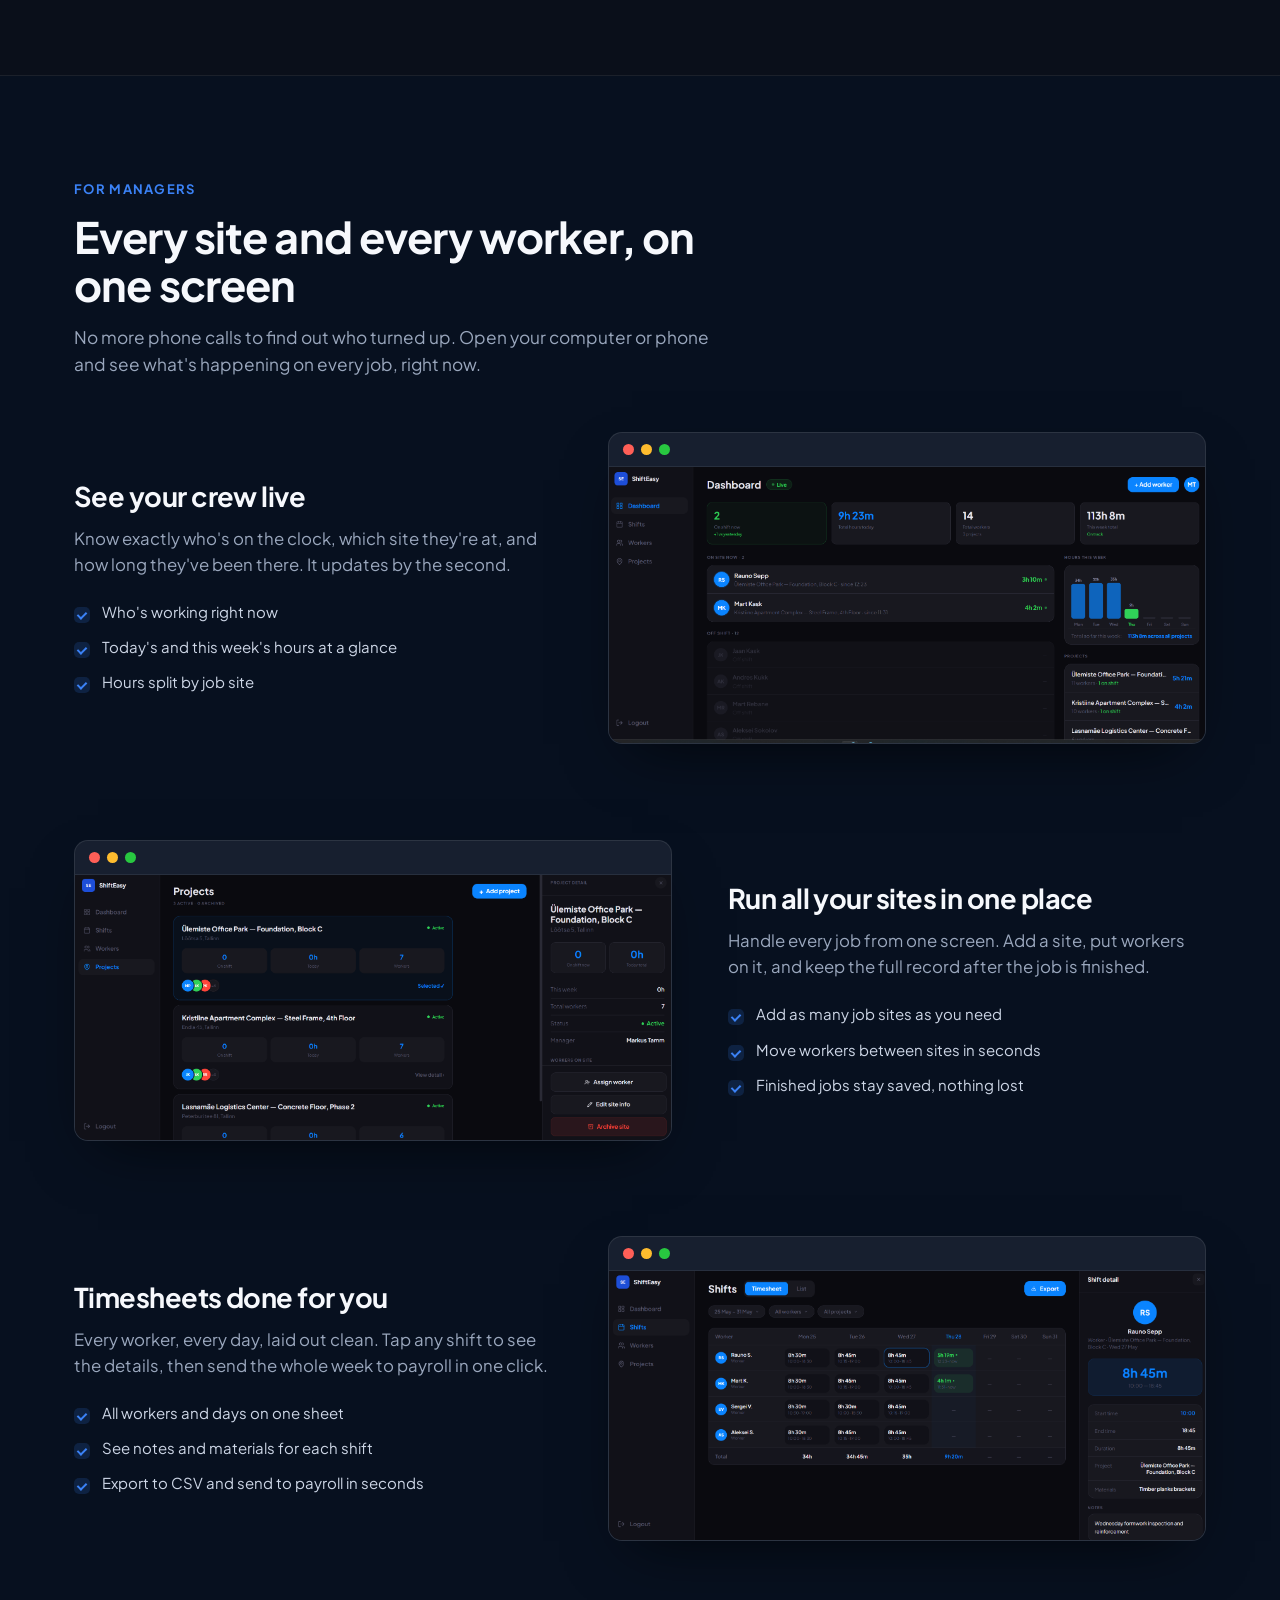
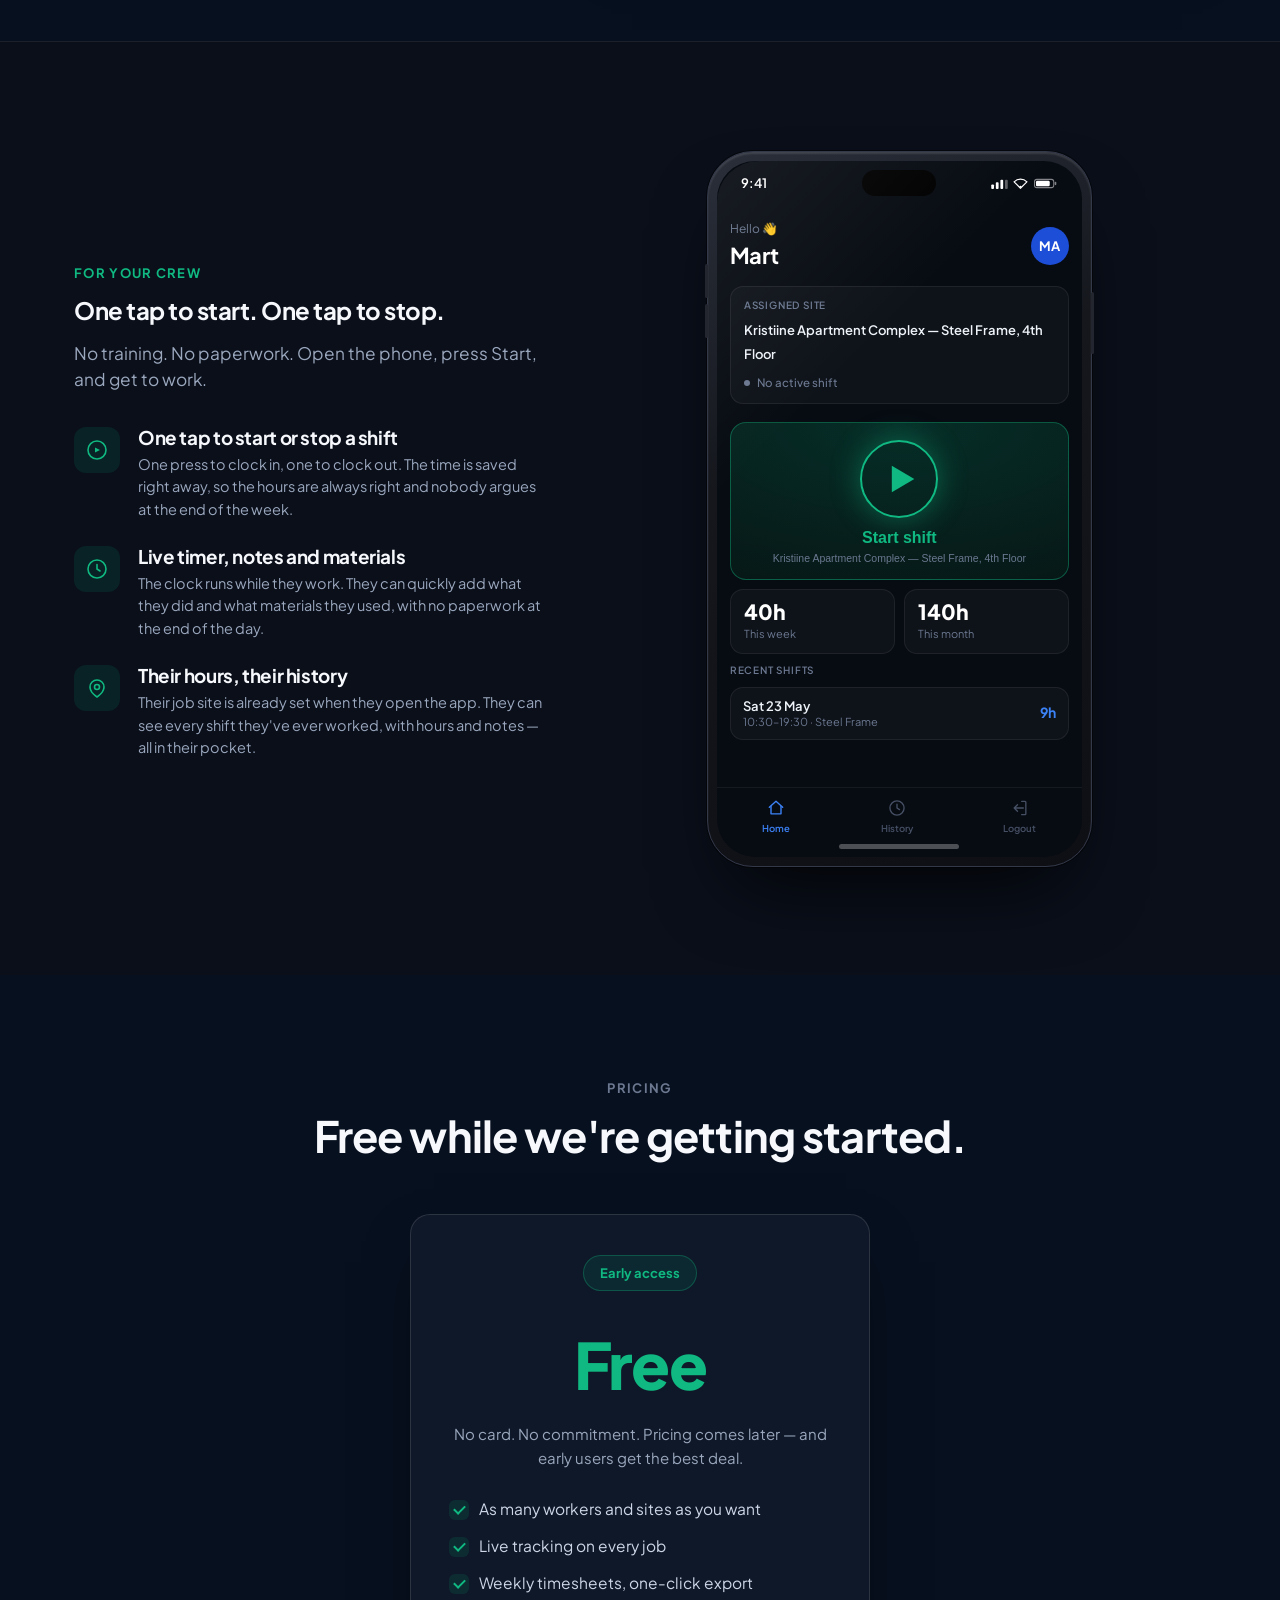
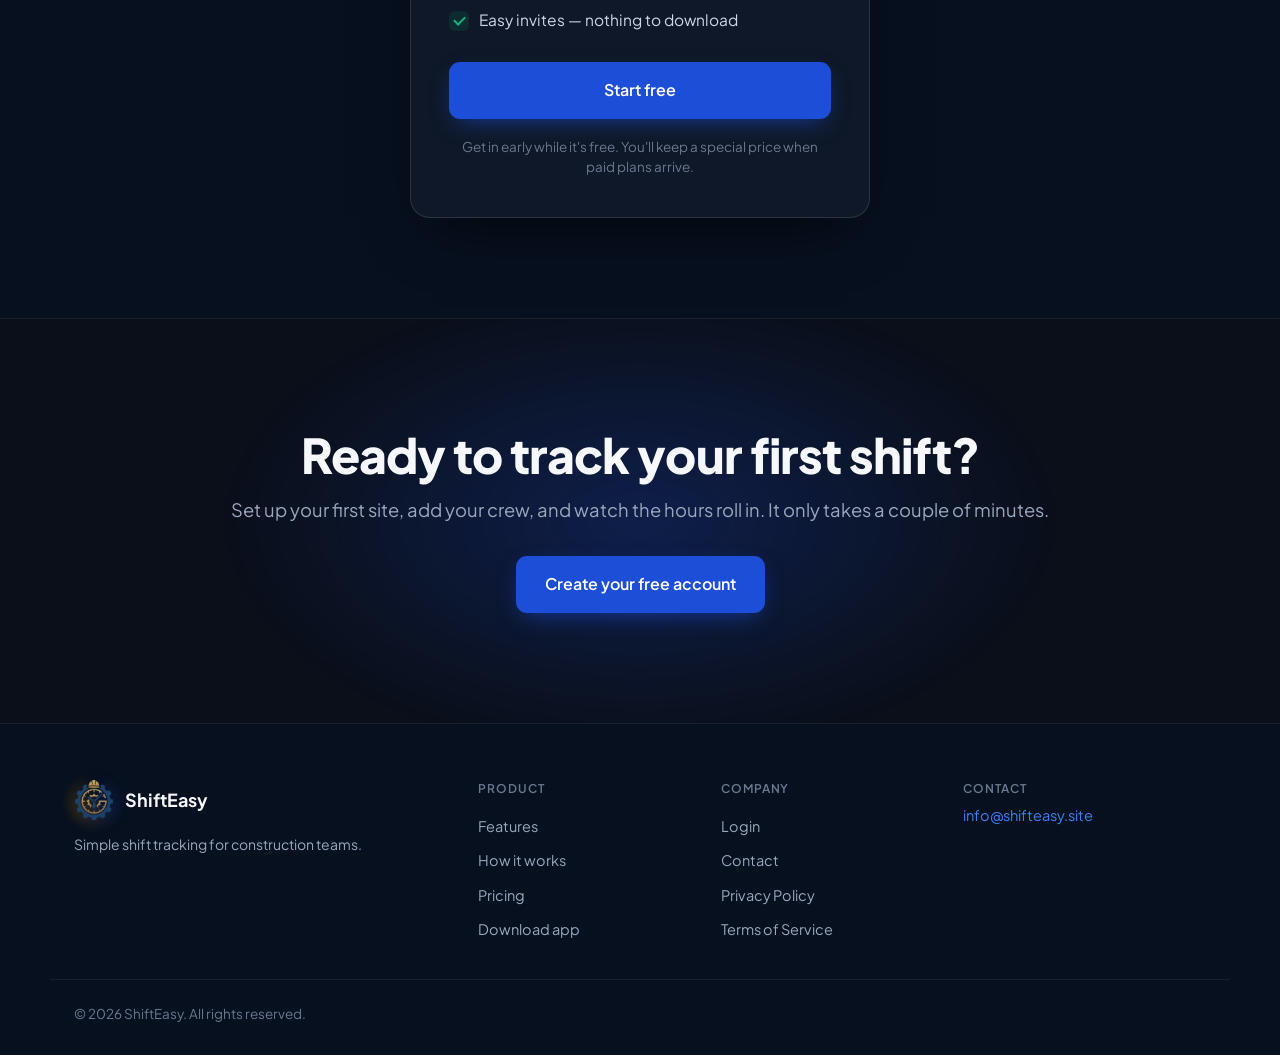
<file: project/index.html>
<!DOCTYPE html>
<html lang="en">
<head>
  <meta charset="UTF-8" />
  <meta name="viewport" content="width=device-width, initial-scale=1.0" />

  <title>ShiftEasy — Simple shift tracking for construction teams</title>
  <meta name="description" content="See who's on site, where, and for how long — live on your phone. Your crew clocks in with one tap, and timesheets are ready in one click. No paperwork, no phone calls." />
  <link rel="canonical" href="https://shifteasy.site/" />
  <meta name="theme-color" content="#07101f" />
  <link rel="icon" type="image/webp" href="assets/logo.webp" />
  <link rel="apple-touch-icon" href="assets/logo.webp" />

  <!-- Open Graph -->
  <meta property="og:type" content="website" />
  <meta property="og:url" content="https://shifteasy.site/" />
  <meta property="og:title" content="ShiftEasy — Simple shift tracking for construction teams" />
  <meta property="og:description" content="See who's on site, where, and for how long — live on your phone. Your crew clocks in with one tap. No paperwork, no phone calls." />
  <meta property="og:image" content="https://shifteasy.site/assets/shot-dashboard.png" />
  <meta property="og:site_name" content="ShiftEasy" />

  <!-- Twitter -->
  <meta name="twitter:card" content="summary_large_image" />
  <meta name="twitter:title" content="ShiftEasy — Simple shift tracking for construction teams" />
  <meta name="twitter:description" content="See who's on site, where, and for how long — live on your phone. Your crew clocks in with one tap. No paperwork." />
  <meta name="twitter:image" content="https://shifteasy.site/assets/shot-dashboard.png" />

  <link rel="preconnect" href="https://fonts.googleapis.com" />
  <link rel="preconnect" href="https://fonts.gstatic.com" crossorigin />
  <link href="https://fonts.googleapis.com/css2?family=Plus+Jakarta+Sans:wght@400;500;600;700;800&display=swap" rel="stylesheet" />

  <link rel="stylesheet" href="styles.css" />
</head>
<body>

  <!-- ================= HEADER ================= -->
  <header class="site-header" id="siteHeader">
    <div class="container header-inner">
      <a href="#top" class="brand" aria-label="ShiftEasy home">
        <span class="brand-logo" aria-hidden="true"><img src="assets/logo.webp" alt="" width="40" height="40" /></span>
        <span class="brand-name">ShiftEasy</span>
      </a>

      <nav class="nav-desktop" aria-label="Primary">
        <a href="#features">Features</a>
        <a href="#how">How it works</a>
        <a href="#pricing">Pricing</a>
        <a href="https://shifteasy.site" class="nav-login">Login</a>
      </nav>

      <div class="header-actions">
        <a href="https://shifteasy.site" class="btn btn-primary btn-sm">Start free trial</a>
        <button class="hamburger" id="hamburger" aria-label="Open menu" aria-expanded="false" aria-controls="mobileNav">
          <span></span><span></span><span></span>
        </button>
      </div>
    </div>

    <nav class="nav-mobile" id="mobileNav" aria-label="Mobile">
      <a href="#features">Features</a>
      <a href="#how">How it works</a>
      <a href="#pricing">Pricing</a>
      <a href="https://shifteasy.site">Login</a>
      <a href="https://shifteasy.site" class="btn btn-primary">Start free trial</a>
    </nav>
  </header>

  <main id="top">

    <!-- ================= HERO ================= -->
    <section class="hero" aria-labelledby="hero-heading">
      <div class="hero-glow" aria-hidden="true"></div>
      <div class="container hero-grid">
        <div class="hero-copy reveal">
          <span class="eyebrow"><span class="live-dot"></span>Live on every site</span>
          <h1 id="hero-heading">See who's working.<br /><span class="accent">Without making a single call.</span></h1>
          <p class="hero-sub">Your workers tap one button when they arrive. You see everyone, live, from your phone or computer. No more group chats. No more “are you on site yet?”</p>

          <ul class="hero-bullets">
            <li><span class="check" aria-hidden="true"></span>One tap to clock in — even your least techy worker can do it</li>
            <li><span class="check" aria-hidden="true"></span>See everyone live, on every site, right now</li>
            <li><span class="check" aria-hidden="true"></span>Works on the app or any web browser — phone, tablet, or computer</li>
          </ul>

          <div class="hero-cta">
            <a href="https://shifteasy.site" class="btn btn-primary btn-lg">Start free</a>
            <button type="button" class="btn btn-ghost btn-lg" id="watchDemo">
              <span class="play-ico" aria-hidden="true"></span>Watch how it works
            </button>
          </div>
        </div>

        <div class="hero-media reveal" data-delay="120">
          <div class="device-wrap">
          <div class="device-glow" aria-hidden="true"></div>
          <!-- Realistic animated phone — active shift screen -->
          <div class="device" role="img" aria-label="ShiftEasy worker phone showing a live shift with a running elapsed-time clock">
            <span class="device-btn device-btn-power" aria-hidden="true"></span>
            <span class="device-btn device-btn-vol1" aria-hidden="true"></span>
            <span class="device-btn device-btn-vol2" aria-hidden="true"></span>
            <div class="device-screen">
              <div class="d-statusbar">
                <span class="d-time">9:41</span>
                <span class="d-island" aria-hidden="true"></span>
                <span class="d-sysicons" aria-hidden="true">
                  <svg viewBox="0 0 18 12" width="17" height="11"><rect x="0" y="7" width="3" height="5" rx="1" fill="#fff"/><rect x="5" y="4.5" width="3" height="7.5" rx="1" fill="#fff"/><rect x="10" y="2" width="3" height="10" rx="1" fill="#fff"/><rect x="15" y="2" width="3" height="10" rx="1" fill="#fff" opacity=".35"/></svg>
                  <svg viewBox="0 0 16 12" width="15" height="11"><path d="M8 11.2 1 4.2a9.9 9.9 0 0 1 14 0Z" fill="none" stroke="#fff" stroke-width="1.3"/><circle cx="8" cy="9.6" r="1.2" fill="#fff"/></svg>
                  <svg viewBox="0 0 26 12" width="25" height="11"><rect x="1" y="1.5" width="21" height="9" rx="2.6" fill="none" stroke="#fff" stroke-opacity=".5" stroke-width="1.1"/><rect x="2.6" y="3.1" width="15" height="5.8" rx="1.4" fill="#fff"/><rect x="23" y="4.2" width="1.8" height="3.6" rx=".9" fill="#fff" opacity=".5"/></svg>
                </span>
              </div>

              <div class="d-screens">
              <div class="d-body screen screen-active">
                <div class="d-head">
                  <span class="d-headtext">
                    <span class="d-eyebrow">Shift in progress</span>
                    <span class="d-name">Rauno</span>
                  </span>
                  <span class="d-livebadge"><i></i>Live</span>
                </div>

                <div class="d-timer-card">
                  <span class="d-tlabel">Elapsed time</span>
                  <div class="d-time-big" id="elapsedTimer" aria-live="off">00:00:00</div>
                  <span class="d-tstart">Started at 07:42 · May 28, 2026</span>
                  <div class="d-progress"><span></span></div>
                  <span class="d-tsub">54% of your average shift</span>
                </div>

                <div class="d-card">
                  <span class="d-card-label">Site</span>
                  <span class="d-card-val">Ülemiste Office Park — Foundation, Block C</span>
                </div>

                <div class="d-field">
                  <span class="w-field-label">Notes</span>
                  <div class="w-input w-textarea w-typing"><span id="noteText"></span><span class="d-caret" aria-hidden="true"></span></div>
                </div>

                <div class="d-field">
                  <span class="w-field-label">Materials used <em>(optional)</em></span>
                  <div class="w-input">Rebar · 1.2t — concrete · 12m³</div>
                </div>

                <button class="d-stop" type="button" id="heroStop">
                  <svg viewBox="0 0 24 24" width="18" height="18"><circle cx="12" cy="12" r="10" fill="none" stroke="#ff5a52" stroke-width="1.6"/><rect x="8.5" y="8.5" width="7" height="7" rx="1.6" fill="#ff5a52"/></svg>
                  Stop shift
                  <span class="tap-cue" aria-hidden="true">
                    <span class="tap-ring"></span>
                    <svg viewBox="0 0 24 24" width="22" height="22"><path d="M9 11.5V6a1.6 1.6 0 0 1 3.2 0v5m0-1.2a1.6 1.6 0 0 1 3.2 0V11m0-.6a1.6 1.6 0 0 1 3.2 0v3.8a5.2 5.2 0 0 1-5.2 5.2h-1.6a4.2 4.2 0 0 1-3-1.3l-2.4-2.5a1.7 1.7 0 0 1 2.4-2.4l1.2 1.1V9.8a1.6 1.6 0 0 1 3.2 0" fill="#fff" stroke="#0a0f1a" stroke-width="1.1" stroke-linejoin="round"/></svg>
                  </span>
                </button>
              </div>

              <div class="d-body screen screen-home" hidden>
                <div class="d-head">
                  <span class="d-headtext">
                    <span class="d-eyebrow">Hello 👋</span>
                    <span class="d-name">Rauno</span>
                  </span>
                  <span class="w-avatar">RS</span>
                </div>

                <div class="d-card">
                  <span class="d-card-label">Assigned site</span>
                  <span class="d-card-val">Ülemiste Office Park — Foundation, Block C</span>
                  <span class="w-noshift" aria-hidden="true"><i></i>No active shift</span>
                </div>

                <button class="w-start" type="button" id="heroStart">
                  <span class="w-play">
                    <svg viewBox="0 0 24 24" width="20" height="20"><path d="M6.5 4 20 12 6.5 20z" fill="currentColor"/></svg>
                  </span>
                  <span class="w-start-label">Start shift</span>
                  <span class="w-start-sub">Ülemiste Office Park — Foundation, Block C</span>
                  <span class="tap-cue tap-cue-start" aria-hidden="true">
                    <span class="tap-ring"></span>
                    <svg viewBox="0 0 24 24" width="22" height="22"><path d="M9 11.5V6a1.6 1.6 0 0 1 3.2 0v5m0-1.2a1.6 1.6 0 0 1 3.2 0V11m0-.6a1.6 1.6 0 0 1 3.2 0v3.8a5.2 5.2 0 0 1-5.2 5.2h-1.6a4.2 4.2 0 0 1-3-1.3l-2.4-2.5a1.7 1.7 0 0 1 2.4-2.4l1.2 1.1V9.8a1.6 1.6 0 0 1 3.2 0" fill="#fff" stroke="#0a0f1a" stroke-width="1.1" stroke-linejoin="round"/></svg>
                  </span>
                </button>

                <div class="w-stats">
                  <div class="w-stat"><strong>40h</strong><span>This week</span></div>
                  <div class="w-stat"><strong>140h</strong><span>This month</span></div>
                </div>

                <div class="w-recent">
                  <span class="d-card-label">Recent shifts</span>
                  <div class="w-recent-row">
                    <span class="w-recent-info"><strong>Sat 23 May</strong><span>10:30–19:30 · Block C</span></span>
                    <span class="w-recent-h">9h</span>
                  </div>
                </div>
              </div>
              </div>

              <div class="d-nav" aria-hidden="true">
                <span class="d-nav-item on">
                  <svg viewBox="0 0 24 24" width="20" height="20"><path d="M4 11 12 4l8 7" fill="none" stroke="currentColor" stroke-width="1.7" stroke-linecap="round" stroke-linejoin="round"/><path d="M6 10v9h12v-9" fill="none" stroke="currentColor" stroke-width="1.7" stroke-linecap="round" stroke-linejoin="round"/></svg>
                  Home
                </span>
                <span class="d-nav-item">
                  <svg viewBox="0 0 24 24" width="20" height="20"><circle cx="12" cy="12" r="8.5" fill="none" stroke="currentColor" stroke-width="1.6"/><path d="M12 7.5V12l3 2" fill="none" stroke="currentColor" stroke-width="1.6" stroke-linecap="round" stroke-linejoin="round"/></svg>
                  History
                </span>
                <span class="d-nav-item">
                  <svg viewBox="0 0 24 24" width="20" height="20"><circle cx="12" cy="8.5" r="3.6" fill="none" stroke="currentColor" stroke-width="1.6"/><path d="M5 20c0-3.9 3.1-7 7-7s7 3.1 7 7" fill="none" stroke="currentColor" stroke-width="1.6" stroke-linecap="round"/></svg>
                  Profile
                </span>
              </div>
              <span class="d-homebar" aria-hidden="true"></span>
            </div>
          </div>

          <!-- Floating glass info chips -->
          <div class="p-chip p-chip-tl" aria-hidden="true">
            <span class="ci ci-green">
              <svg viewBox="0 0 24 24" width="18" height="18"><circle cx="12" cy="12" r="9.5" fill="none" stroke="currentColor" stroke-width="1.7"/><path d="m8 12 2.6 2.6L16 9" fill="none" stroke="currentColor" stroke-width="1.9" stroke-linecap="round" stroke-linejoin="round"/></svg>
            </span>
            <span class="ct"><small>Clocked in</small><strong>07:42 AM</strong></span>
          </div>

          <div class="p-chip p-chip-r" aria-hidden="true">
            <span class="ci ci-blue">
              <svg viewBox="0 0 24 24" width="18" height="18"><path d="M12 21s-7-4.6-7-10a7 7 0 0 1 14 0c0 5.4-7 10-7 10z" fill="none" stroke="currentColor" stroke-width="1.7"/><circle cx="12" cy="11" r="2.6" fill="currentColor"/></svg>
            </span>
            <span class="ct"><small>Site</small><strong>Block C</strong></span>
          </div>

          <div class="p-chip p-chip-bl" aria-hidden="true">
            <span class="ci ci-amber">
              <svg viewBox="0 0 24 24" width="18" height="18"><path d="M3 17.5 9 11l3.5 3.5L21 6" fill="none" stroke="currentColor" stroke-width="1.9" stroke-linecap="round" stroke-linejoin="round"/><path d="M21 10V6h-4" fill="none" stroke="currentColor" stroke-width="1.9" stroke-linecap="round" stroke-linejoin="round"/></svg>
            </span>
            <span class="ct"><small>This week</small><strong>38h 20m</strong></span>
          </div>
          </div>
          <span class="device-hint" aria-hidden="true">
            <span class="hint-pointer">👇</span> Try it live — tap <strong>Stop shift</strong>
            <svg viewBox="0 0 24 24" width="14" height="14"><path d="M12 5v13M6 12.5l6 6 6-6" fill="none" stroke="currentColor" stroke-width="2" stroke-linecap="round" stroke-linejoin="round"/></svg>
          </span>
        </div>
      </div>

      <div class="container trust-row reveal">
        <span class="trust-label">Made for real construction crews</span>
        <span class="trust-sep" aria-hidden="true"></span>
        <span>App or web</span>
        <span class="trust-sep" aria-hidden="true"></span>
        <span>Works on any device</span>
        <span class="trust-sep" aria-hidden="true"></span>
        <span>Set up in 2 minutes</span>
      </div>
    </section>

    <!-- ================= HOW IT WORKS ================= -->
    <section class="how" id="how" aria-labelledby="how-heading">
      <div class="container">
        <div class="section-head reveal">
          <span class="kicker">How it works</span>
          <h2 id="how-heading">Up and running in three easy steps</h2>
        </div>

        <ol class="steps">
          <li class="step reveal">
            <span class="step-num">1</span>
            <div class="step-icon" aria-hidden="true">
              <svg viewBox="0 0 24 24" fill="none" stroke="currentColor" stroke-width="1.6" stroke-linecap="round" stroke-linejoin="round"><circle cx="9" cy="8" r="3.2"/><path d="M3 20c0-3.3 2.7-6 6-6s6 2.7 6 6"/><path d="M19 7v6M22 10h-6"/></svg>
            </div>
            <h3>Register your company</h3>
            <p>Create your company account and add your first job site. Takes about two minutes — no setup, no IT person needed. You can add more managers and sites any time.</p>
          </li>
          <li class="step reveal" data-delay="100">
            <span class="step-num">2</span>
            <div class="step-icon" aria-hidden="true">
              <svg viewBox="0 0 24 24" fill="none" stroke="currentColor" stroke-width="1.6" stroke-linecap="round" stroke-linejoin="round"><rect x="3" y="5" width="18" height="14" rx="2.5"/><path d="m3.5 6.5 8.5 6 8.5-6"/></svg>
            </div>
            <h3>Add your crew</h3>
            <p>Send each worker a link. They tap it, pick a password, and they're in. Android users can install the app, everyone else just opens it in their browser.</p>
          </li>
          <li class="step reveal" data-delay="200">
            <span class="step-num">3</span>
            <div class="step-icon" aria-hidden="true">
              <svg viewBox="0 0 24 24" fill="none" stroke="currentColor" stroke-width="1.6" stroke-linecap="round" stroke-linejoin="round"><circle cx="12" cy="12" r="9"/><path d="M12 7.5V12l3 2"/></svg>
            </div>
            <h3>Watch it live</h3>
            <p>Your workers press Start when they arrive on site. You see who's working, where, and for how long — straight away, from your phone or computer.</p>
          </li>
        </ol>
      </div>
    </section>

    <!-- ================= FEATURES: MANAGERS ================= -->
    <section class="features" id="features" aria-labelledby="mgr-heading">
      <div class="container">
        <div class="section-head reveal">
          <span class="kicker kicker-blue">For managers</span>
          <h2 id="mgr-heading">Every site and every worker, on one screen</h2>
          <p class="section-lede">No more phone calls to find out who turned up. Open your computer or phone and see what's happening on every job, right now.</p>
        </div>

        <div class="feature-row reveal">
          <div class="feature-text">
            <h3>See your crew live</h3>
            <p>Know exactly who's on the clock, which site they're at, and how long they've been there. It updates by the second.</p>
            <ul class="mini-list">
              <li>Who's working right now</li>
              <li>Today's and this week's hours at a glance</li>
              <li>Hours split by job site</li>
            </ul>
          </div>
          <figure class="browser-frame">
            <div class="video-bar" aria-hidden="true"><span class="dot dot-r"></span><span class="dot dot-y"></span><span class="dot dot-g"></span></div>
            <img src="assets/shot-dashboard.png" alt="ShiftEasy manager dashboard with live on-site crew, hours this week chart, and project breakdown" loading="lazy" />
          </figure>
        </div>

        <div class="feature-row reverse reveal">
          <div class="feature-text">
            <h3>Run all your sites in one place</h3>
            <p>Handle every job from one screen. Add a site, put workers on it, and keep the full record after the job is finished.</p>
            <ul class="mini-list">
              <li>Add as many job sites as you need</li>
              <li>Move workers between sites in seconds</li>
              <li>Finished jobs stay saved, nothing lost</li>
            </ul>
          </div>
          <figure class="browser-frame">
            <div class="video-bar" aria-hidden="true"><span class="dot dot-r"></span><span class="dot dot-y"></span><span class="dot dot-g"></span></div>
            <img src="assets/shot-projects.png" alt="ShiftEasy projects screen listing active construction sites with a detail panel" loading="lazy" />
          </figure>
        </div>

        <div class="feature-row reveal">
          <div class="feature-text">
            <h3>Timesheets done for you</h3>
            <p>Every worker, every day, laid out clean. Tap any shift to see the details, then send the whole week to payroll in one click.</p>
            <ul class="mini-list">
              <li>All workers and days on one sheet</li>
              <li>See notes and materials for each shift</li>
              <li>Export to CSV and send to payroll in seconds</li>
            </ul>
          </div>
          <figure class="browser-frame">
            <div class="video-bar" aria-hidden="true"><span class="dot dot-r"></span><span class="dot dot-y"></span><span class="dot dot-g"></span></div>
            <img src="assets/shot-timesheet.png" alt="ShiftEasy weekly timesheet grid with a shift detail drawer and export button" loading="lazy" />
          </figure>
        </div>
      </div>
    </section>

    <!-- ================= FEATURES: WORKERS ================= -->
    <section class="workers" aria-labelledby="wrk-heading">
      <div class="container workers-grid">
        <div class="workers-text reveal">
          <span class="kicker kicker-green">For your crew</span>
          <h2 id="wrk-heading">One tap to start. One tap to stop.</h2>
          <p class="section-lede">No training. No paperwork. Open the phone, press Start, and get to work.</p>

          <ul class="worker-features reveal-stagger">
            <li>
              <span class="wf-icon" aria-hidden="true">
                <svg viewBox="0 0 24 24" fill="none" stroke="currentColor" stroke-width="1.6" stroke-linecap="round" stroke-linejoin="round"><circle cx="12" cy="12" r="9"/><path d="M10 9.5 15 12l-5 2.5z" fill="currentColor" stroke="none"/></svg>
              </span>
              <div><h3>One tap to start or stop a shift</h3><p>One press to clock in, one to clock out. The time is saved right away, so the hours are always right and nobody argues at the end of the week.</p></div>
            </li>
            <li>
              <span class="wf-icon" aria-hidden="true">
                <svg viewBox="0 0 24 24" fill="none" stroke="currentColor" stroke-width="1.6" stroke-linecap="round" stroke-linejoin="round"><circle cx="12" cy="12" r="9"/><path d="M12 7.5V12l3 2"/></svg>
              </span>
              <div><h3>Live timer, notes and materials</h3><p>The clock runs while they work. They can quickly add what they did and what materials they used, with no paperwork at the end of the day.</p></div>
            </li>
            <li>
              <span class="wf-icon" aria-hidden="true">
                <svg viewBox="0 0 24 24" fill="none" stroke="currentColor" stroke-width="1.6" stroke-linecap="round" stroke-linejoin="round"><path d="M12 21s-7-4.6-7-10a7 7 0 0 1 14 0c0 5.4-7 10-7 10z"/><circle cx="12" cy="11" r="2.5"/></svg>
              </span>
              <div><h3>Their hours, their history</h3><p>Their job site is already set when they open the app. They can see every shift they've ever worked, with hours and notes — all in their pocket.</p></div>
            </li>
          </ul>
        </div>

        <div class="workers-phones reveal" data-delay="120" style="height: 733px">
          <!-- Home / Start-shift screen (built UI, matches the hero phone) -->
          <div class="wdevice wdevice-back" role="img" aria-label="ShiftEasy worker home screen with assigned site and a large start-shift button" style="width: 385px">
            <span class="device-btn device-btn-power" aria-hidden="true"></span>
            <span class="device-btn device-btn-vol1" aria-hidden="true"></span>
            <span class="device-btn device-btn-vol2" aria-hidden="true"></span>
            <div class="device-screen">
              <div class="d-statusbar">
                <span class="d-time">9:41</span>
                <span class="d-island" aria-hidden="true"></span>
                <span class="d-sysicons" aria-hidden="true">
                  <svg viewBox="0 0 18 12" width="17" height="11"><rect x="0" y="7" width="3" height="5" rx="1" fill="#fff"/><rect x="5" y="4.5" width="3" height="7.5" rx="1" fill="#fff"/><rect x="10" y="2" width="3" height="10" rx="1" fill="#fff"/><rect x="15" y="2" width="3" height="10" rx="1" fill="#fff" opacity=".35"/></svg>
                  <svg viewBox="0 0 16 12" width="15" height="11"><path d="M8 11.2 1 4.2a9.9 9.9 0 0 1 14 0Z" fill="none" stroke="#fff" stroke-width="1.3"/><circle cx="8" cy="9.6" r="1.2" fill="#fff"/></svg>
                  <svg viewBox="0 0 26 12" width="25" height="11"><rect x="1" y="1.5" width="21" height="9" rx="2.6" fill="none" stroke="#fff" stroke-opacity=".5" stroke-width="1.1"/><rect x="2.6" y="3.1" width="15" height="5.8" rx="1.4" fill="#fff"/><rect x="23" y="4.2" width="1.8" height="3.6" rx=".9" fill="#fff" opacity=".5"/></svg>
                </span>
              </div>

              <div class="d-body">
                <div class="d-head">
                  <span class="d-headtext">
                    <span class="d-eyebrow">Hello 👋</span>
                    <span class="d-name">Mart</span>
                  </span>
                  <span class="w-avatar">MA</span>
                </div>

                <div class="d-card">
                  <span class="d-card-label">Assigned site</span>
                  <span class="d-card-val">Kristiine Apartment Complex — Steel Frame, 4th Floor</span>
                  <span class="w-noshift" aria-hidden="true"><i></i>No active shift</span>
                </div>

                <button class="w-start" type="button" aria-hidden="true">
                  <span class="w-play">
                    <svg viewBox="0 0 24 24" width="20" height="20"><path d="M6.5 4 20 12 6.5 20z" fill="currentColor"/></svg>
                  </span>
                  <span class="w-start-label">Start shift</span>
                  <span class="w-start-sub">Kristiine Apartment Complex — Steel Frame, 4th Floor</span>
                </button>

                <div class="w-stats">
                  <div class="w-stat"><strong>40h</strong><span>This week</span></div>
                  <div class="w-stat"><strong>140h</strong><span>This month</span></div>
                </div>

                <div class="w-recent">
                  <span class="d-card-label">Recent shifts</span>
                  <div class="w-recent-row">
                    <span class="w-recent-info"><strong>Sat 23 May</strong><span>10:30–19:30 · Steel Frame</span></span>
                    <span class="w-recent-h">9h</span>
                  </div>
                </div>
              </div>

              <div class="d-nav" aria-hidden="true">
                <span class="d-nav-item on">
                  <svg viewBox="0 0 24 24" width="20" height="20"><path d="M4 11 12 4l8 7" fill="none" stroke="currentColor" stroke-width="1.7" stroke-linecap="round" stroke-linejoin="round"/><path d="M6 10v9h12v-9" fill="none" stroke="currentColor" stroke-width="1.7" stroke-linecap="round" stroke-linejoin="round"/></svg>
                  Home
                </span>
                <span class="d-nav-item">
                  <svg viewBox="0 0 24 24" width="20" height="20"><circle cx="12" cy="12" r="8.5" fill="none" stroke="currentColor" stroke-width="1.6"/><path d="M12 7.5V12l3 2" fill="none" stroke="currentColor" stroke-width="1.6" stroke-linecap="round" stroke-linejoin="round"/></svg>
                  History
                </span>
                <span class="d-nav-item">
                  <svg viewBox="0 0 24 24" width="20" height="20"><path d="M14 4h4a1 1 0 0 1 1 1v14a1 1 0 0 1-1 1h-4" fill="none" stroke="currentColor" stroke-width="1.6" stroke-linecap="round" stroke-linejoin="round"/><path d="M9 8 5 12l4 4M5 12h11" fill="none" stroke="currentColor" stroke-width="1.6" stroke-linecap="round" stroke-linejoin="round"/></svg>
                  Logout
                </span>
              </div>
              <span class="d-homebar" aria-hidden="true"></span>
            </div>
          </div>
        </div>
      </div>
    </section>

    <!-- ================= PRICING ================= -->
    <section class="pricing" id="pricing" aria-labelledby="price-heading">
      <div class="container">
        <div class="section-head reveal">
          <span class="kicker">Pricing</span>
          <h2 id="price-heading">Free while we're getting started.</h2>
        </div>

        <div class="price-card reveal">
          <span class="price-badge">Early access</span>
          <div class="price-figure">
            <span class="price-amount price-amount-free">Free</span>
          </div>
          <p class="price-strike">No card. No commitment. Pricing comes later — and early users get the best deal.</p>

          <ul class="price-list">
            <li>As many workers and sites as you want</li>
            <li>Live tracking on every job</li>
            <li>Weekly timesheets, one-click export</li>
            <li>Easy invites — nothing to download</li>
          </ul>

          <a href="https://shifteasy.site" class="btn btn-primary btn-lg btn-block">Start free</a>
          <p class="price-note">Get in early while it's free. You'll keep a special price when paid plans arrive.</p>
        </div>
      </div>
    </section>

    <!-- ================= CTA BANNER ================= -->
    <section class="cta-banner" aria-labelledby="cta-heading">
      <div class="cta-glow" aria-hidden="true"></div>
      <div class="container cta-inner reveal">
        <h2 id="cta-heading">Ready to track your first shift?</h2>
        <p>Set up your first site, add your crew, and watch the hours roll in. It only takes a couple of minutes.</p>
        <a href="https://shifteasy.site" class="btn btn-primary btn-lg">Create your free account</a>
      </div>
    </section>
  </main>

  <!-- ================= FOOTER ================= -->
  <footer class="site-footer">
    <div class="container footer-grid">
      <div class="footer-brand">
        <a href="#top" class="brand">
          <span class="brand-logo" aria-hidden="true"><img src="assets/logo.webp" alt="" width="40" height="40" /></span>
          <span class="brand-name">ShiftEasy</span>
        </a>
        <p class="footer-tag">Simple shift tracking for construction teams.</p>
      </div>

      <nav class="footer-col" aria-label="Product">
        <span class="footer-label">Product</span>
        <a href="#features">Features</a>
        <a href="#how">How it works</a>
        <a href="#pricing">Pricing</a>
        <a href="https://shifteasy.site">Download app</a>
      </nav>

      <nav class="footer-col" aria-label="Company">
        <span class="footer-label">Company</span>
        <a href="https://shifteasy.site">Login</a>
        <a href="mailto:info@shifteasy.site">Contact</a>
        <a href="privacy.html">Privacy Policy</a>
        <a href="terms.html">Terms of Service</a>
      </nav>

      <div class="footer-contact">
        <span class="footer-label">Contact</span>
        <a href="mailto:info@shifteasy.site">info@shifteasy.site</a>
      </div>
    </div>

    <div class="container footer-bottom">
      <span>© 2026 ShiftEasy. All rights reserved.</span>
    </div>
  </footer>

  <!-- ================= DEMO MODAL ================= -->
  <div class="demo-modal" id="demoModal" aria-hidden="true">
    <div class="demo-backdrop" data-close></div>
    <div class="demo-dialog" role="dialog" aria-modal="true" aria-label="ShiftEasy product demo">
      <button class="demo-close" id="demoClose" aria-label="Close demo">&times;</button>
      <video id="demoVideo" controls playsinline preload="none" poster="assets/shot-dashboard.png">
        <source src="assets/hero-video.webm" type="video/webm" />
      </video>
    </div>
  </div>

  <script src="app.js"></script>
</body>
</html>
</file>
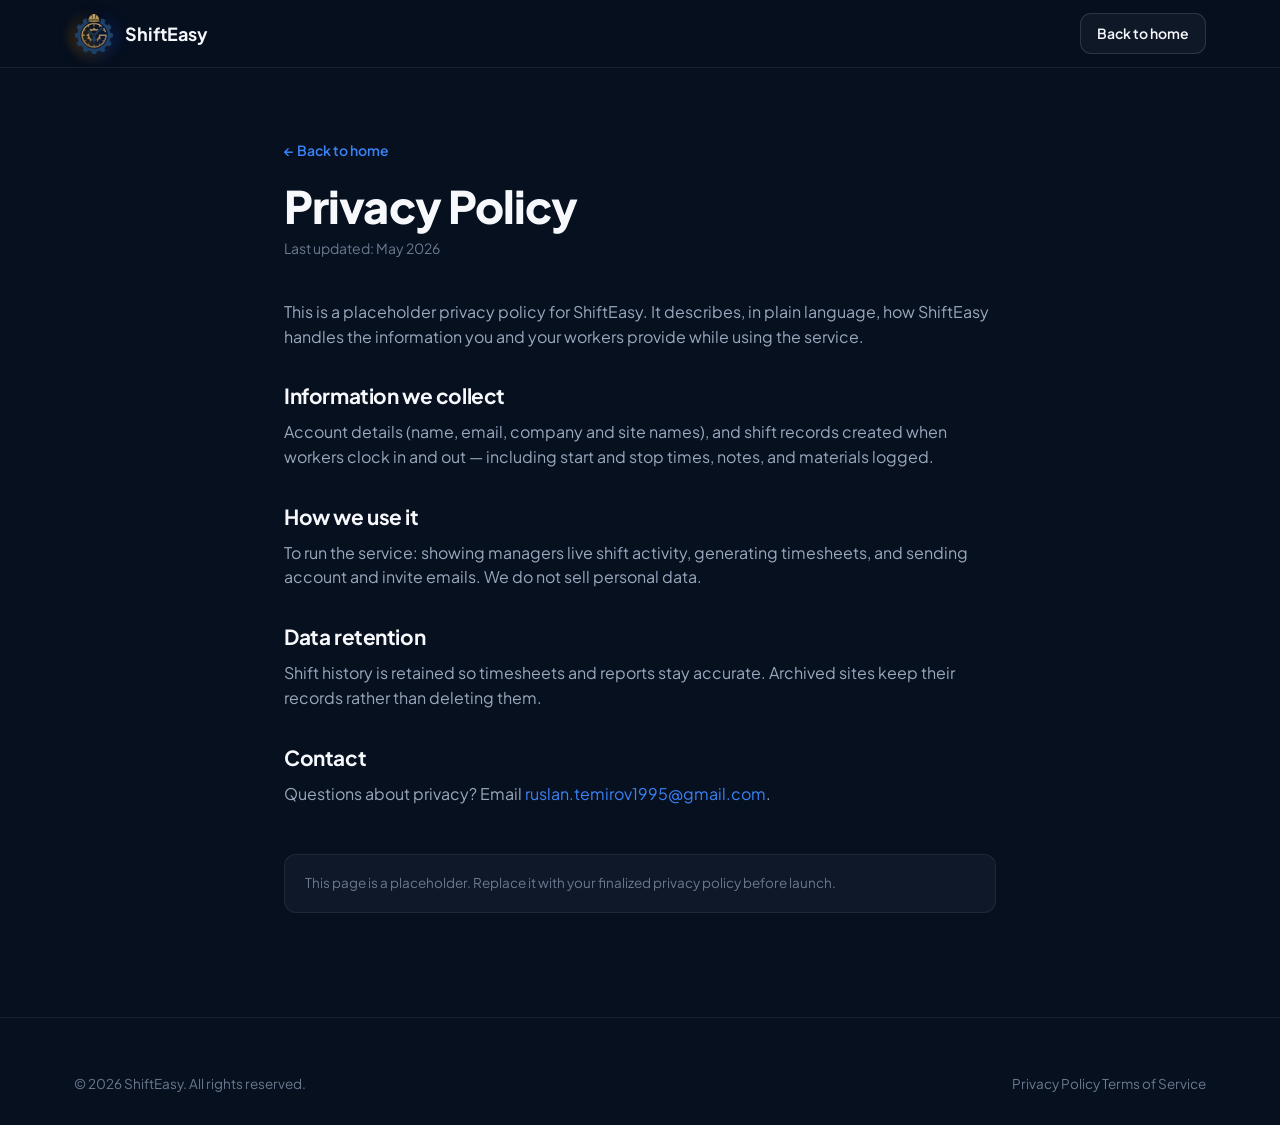
<file: privacy.html>
<!DOCTYPE html>
<html lang="en">
<head>
  <meta charset="UTF-8" />
  <meta name="viewport" content="width=device-width, initial-scale=1.0" />
  <title>Privacy Policy — ShiftEasy</title>
  <meta name="description" content="ShiftEasy privacy policy." />
  <meta name="robots" content="noindex" />
  <link rel="preconnect" href="https://fonts.googleapis.com" />
  <link rel="preconnect" href="https://fonts.gstatic.com" crossorigin />
  <link href="https://fonts.googleapis.com/css2?family=Plus+Jakarta+Sans:wght@400;500;600;700;800&display=swap" rel="stylesheet" />
  <link rel="icon" type="image/webp" href="assets/logo.webp" />
  <link rel="stylesheet" href="styles.css" />
  <style>
    .legal{max-width:760px;margin:0 auto;padding:calc(var(--header-h) + 70px) 24px 90px}
    .legal a.back{color:var(--blue-bright);font-size:14px;font-weight:600}
    .legal h1{font-size:clamp(2rem,4vw,2.8rem);font-weight:800;margin:18px 0 8px}
    .legal .updated{color:var(--grey-dim);font-size:14px;margin-bottom:40px}
    .legal h2{font-size:1.3rem;margin:36px 0 12px}
    .legal p{color:var(--grey);margin-bottom:14px}
    .legal .note{margin-top:48px;padding:18px 20px;border:1px solid var(--border);border-radius:12px;
      background:var(--bg-card);color:var(--grey-dim);font-size:13.5px}
  </style>
</head>
<body>
  <header class="site-header scrolled">
    <div class="container header-inner">
      <a href="index.html#top" class="brand" aria-label="ShiftEasy home">
        <span class="brand-logo" aria-hidden="true"><img src="assets/logo.webp" alt="" width="40" height="40" /></span>
        <span class="brand-name">ShiftEasy</span>
      </a>
      <a href="index.html" class="btn btn-ghost btn-sm">Back to home</a>
    </div>
  </header>

  <main class="legal">
    <a href="index.html" class="back">← Back to home</a>
    <h1>Privacy Policy</h1>
    <p class="updated">Last updated: May 2026</p>

    <p>This is a placeholder privacy policy for ShiftEasy. It describes, in plain language, how ShiftEasy handles the information you and your workers provide while using the service.</p>

    <h2>Information we collect</h2>
    <p>Account details (name, email, company and site names), and shift records created when workers clock in and out — including start and stop times, notes, and materials logged.</p>

    <h2>How we use it</h2>
    <p>To run the service: showing managers live shift activity, generating timesheets, and sending account and invite emails. We do not sell personal data.</p>

    <h2>Data retention</h2>
    <p>Shift history is retained so timesheets and reports stay accurate. Archived sites keep their records rather than deleting them.</p>

    <h2>Contact</h2>
    <p>Questions about privacy? Email <a href="mailto:ruslan.temirov1995@gmail.com" style="color:var(--blue-bright)">ruslan.temirov1995@gmail.com</a>.</p>

    <p class="note">This page is a placeholder. Replace it with your finalized privacy policy before launch.</p>
  </main>

  <footer class="site-footer">
    <div class="container footer-bottom" style="border:0;padding-top:0">
      <span>© 2026 ShiftEasy. All rights reserved.</span>
      <span class="footer-legal">
        <a href="privacy.html">Privacy Policy</a>
        <a href="terms.html">Terms of Service</a>
      </span>
    </div>
  </footer>
</body>
</html>
</file>
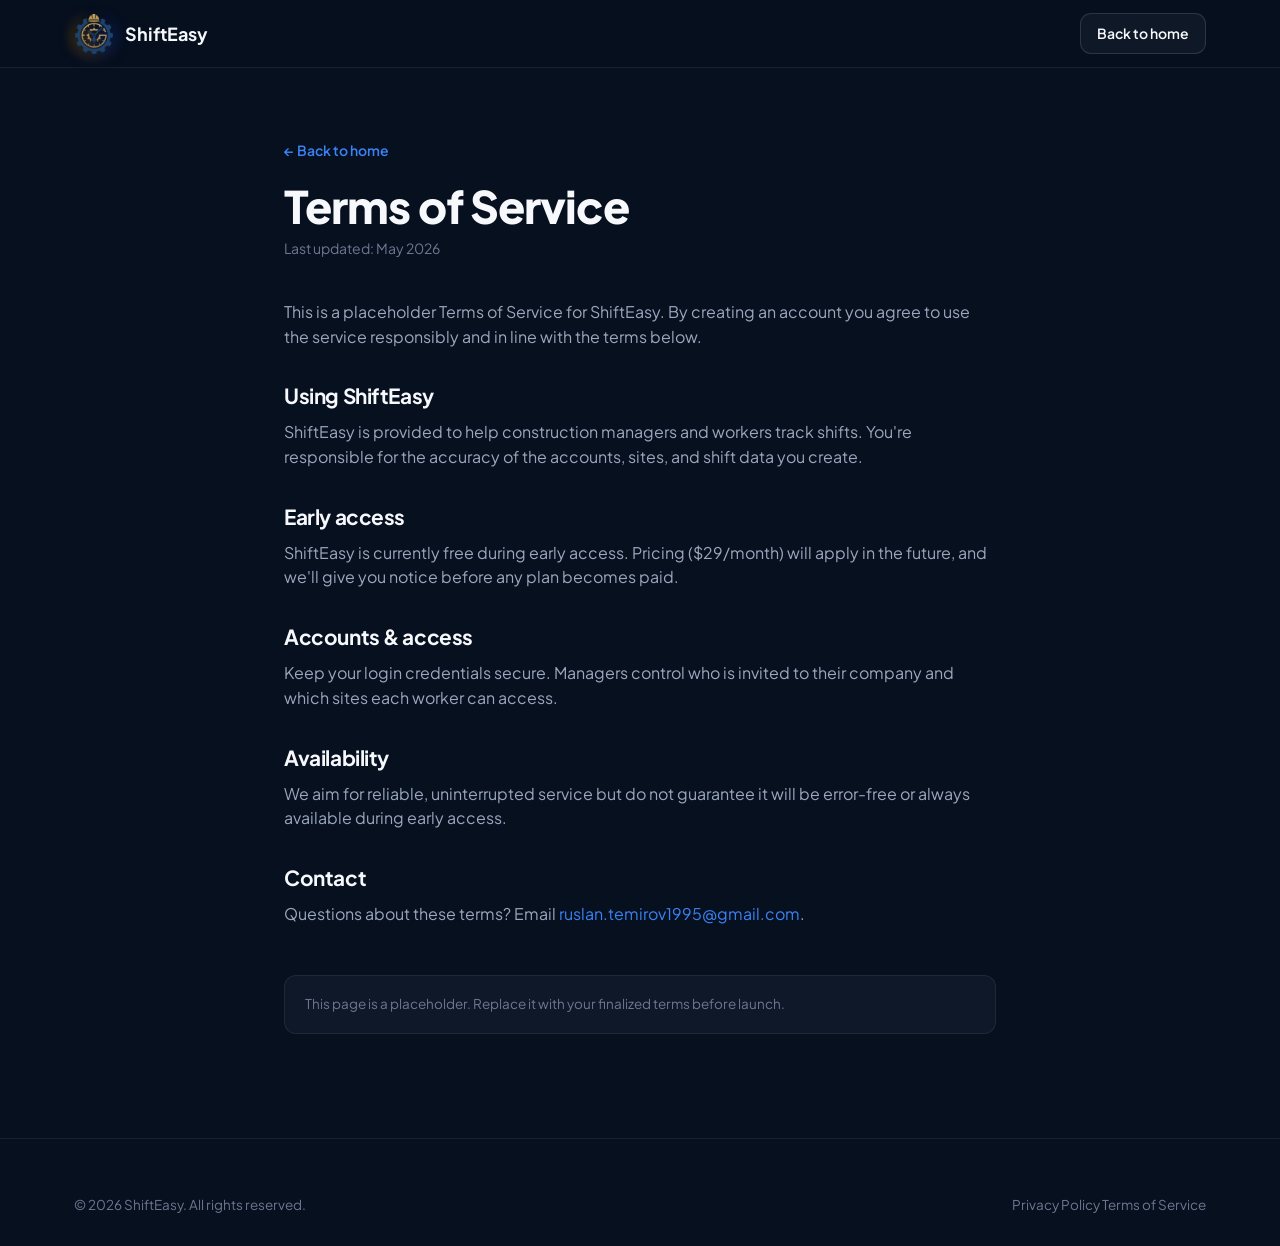
<file: terms.html>
<!DOCTYPE html>
<html lang="en">
<head>
  <meta charset="UTF-8" />
  <meta name="viewport" content="width=device-width, initial-scale=1.0" />
  <title>Terms of Service — ShiftEasy</title>
  <meta name="description" content="ShiftEasy terms of service." />
  <meta name="robots" content="noindex" />
  <link rel="preconnect" href="https://fonts.googleapis.com" />
  <link rel="preconnect" href="https://fonts.gstatic.com" crossorigin />
  <link href="https://fonts.googleapis.com/css2?family=Plus+Jakarta+Sans:wght@400;500;600;700;800&display=swap" rel="stylesheet" />
  <link rel="icon" type="image/webp" href="assets/logo.webp" />
  <link rel="stylesheet" href="styles.css" />
  <style>
    .legal{max-width:760px;margin:0 auto;padding:calc(var(--header-h) + 70px) 24px 90px}
    .legal a.back{color:var(--blue-bright);font-size:14px;font-weight:600}
    .legal h1{font-size:clamp(2rem,4vw,2.8rem);font-weight:800;margin:18px 0 8px}
    .legal .updated{color:var(--grey-dim);font-size:14px;margin-bottom:40px}
    .legal h2{font-size:1.3rem;margin:36px 0 12px}
    .legal p{color:var(--grey);margin-bottom:14px}
    .legal .note{margin-top:48px;padding:18px 20px;border:1px solid var(--border);border-radius:12px;
      background:var(--bg-card);color:var(--grey-dim);font-size:13.5px}
  </style>
</head>
<body>
  <header class="site-header scrolled">
    <div class="container header-inner">
      <a href="index.html#top" class="brand" aria-label="ShiftEasy home">
        <span class="brand-logo" aria-hidden="true"><img src="assets/logo.webp" alt="" width="40" height="40" /></span>
        <span class="brand-name">ShiftEasy</span>
      </a>
      <a href="index.html" class="btn btn-ghost btn-sm">Back to home</a>
    </div>
  </header>

  <main class="legal">
    <a href="index.html" class="back">← Back to home</a>
    <h1>Terms of Service</h1>
    <p class="updated">Last updated: May 2026</p>

    <p>This is a placeholder Terms of Service for ShiftEasy. By creating an account you agree to use the service responsibly and in line with the terms below.</p>

    <h2>Using ShiftEasy</h2>
    <p>ShiftEasy is provided to help construction managers and workers track shifts. You're responsible for the accuracy of the accounts, sites, and shift data you create.</p>

    <h2>Early access</h2>
    <p>ShiftEasy is currently free during early access. Pricing ($29/month) will apply in the future, and we'll give you notice before any plan becomes paid.</p>

    <h2>Accounts &amp; access</h2>
    <p>Keep your login credentials secure. Managers control who is invited to their company and which sites each worker can access.</p>

    <h2>Availability</h2>
    <p>We aim for reliable, uninterrupted service but do not guarantee it will be error-free or always available during early access.</p>

    <h2>Contact</h2>
    <p>Questions about these terms? Email <a href="mailto:ruslan.temirov1995@gmail.com" style="color:var(--blue-bright)">ruslan.temirov1995@gmail.com</a>.</p>

    <p class="note">This page is a placeholder. Replace it with your finalized terms before launch.</p>
  </main>

  <footer class="site-footer">
    <div class="container footer-bottom" style="border:0;padding-top:0">
      <span>© 2026 ShiftEasy. All rights reserved.</span>
      <span class="footer-legal">
        <a href="privacy.html">Privacy Policy</a>
        <a href="terms.html">Terms of Service</a>
      </span>
    </div>
  </footer>
</body>
</html>
</file>
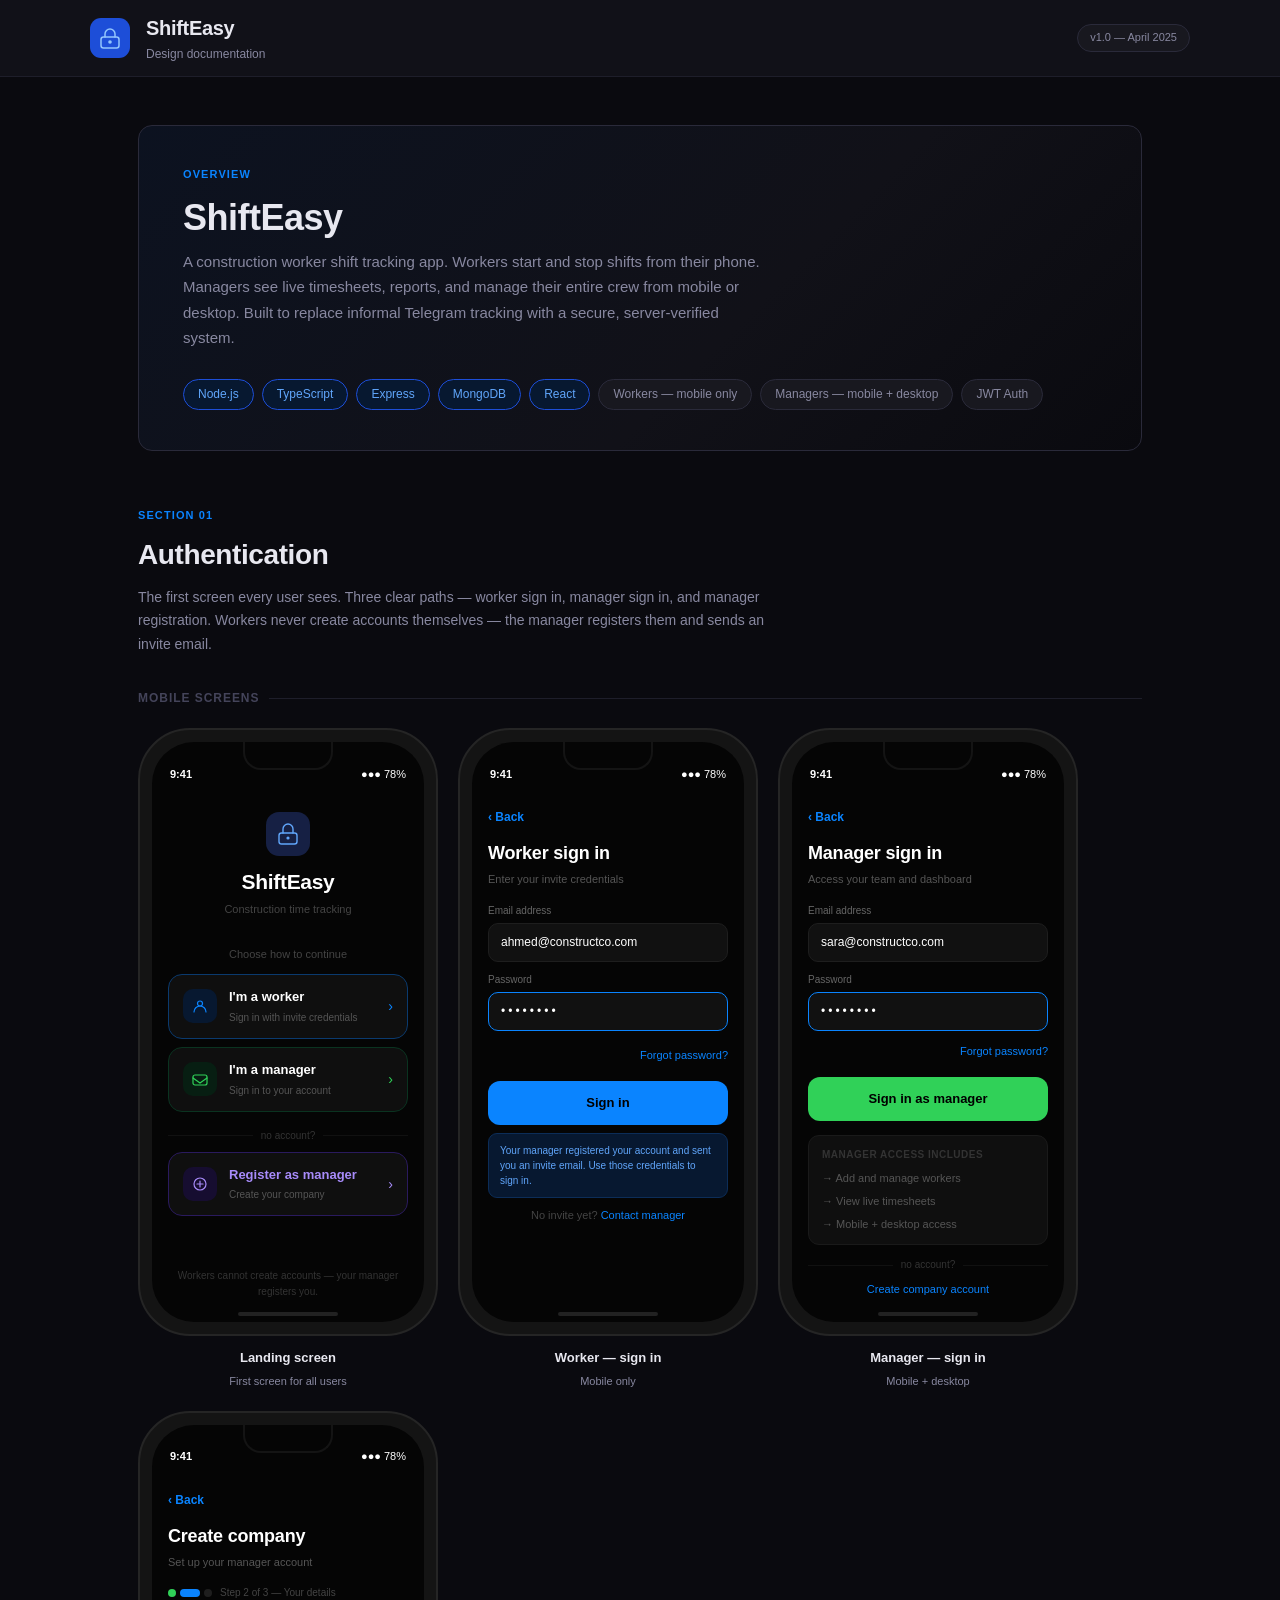
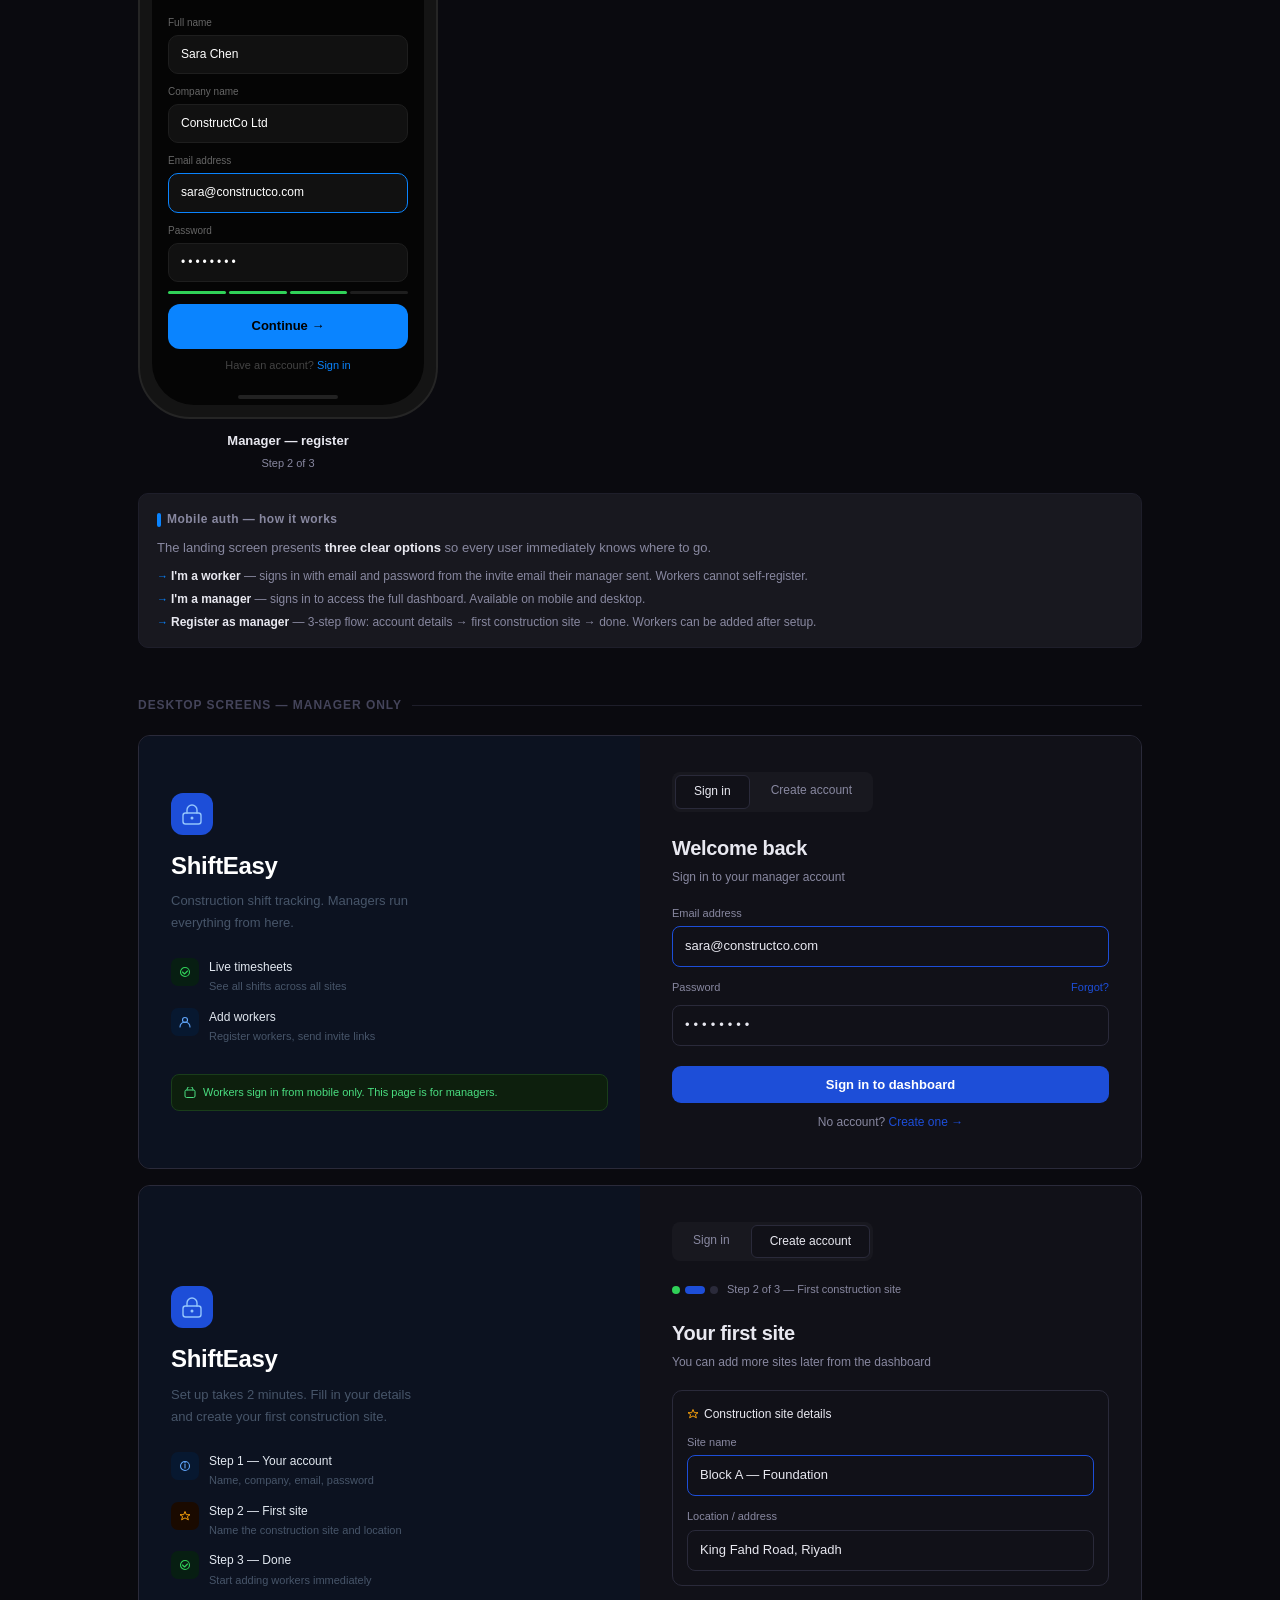
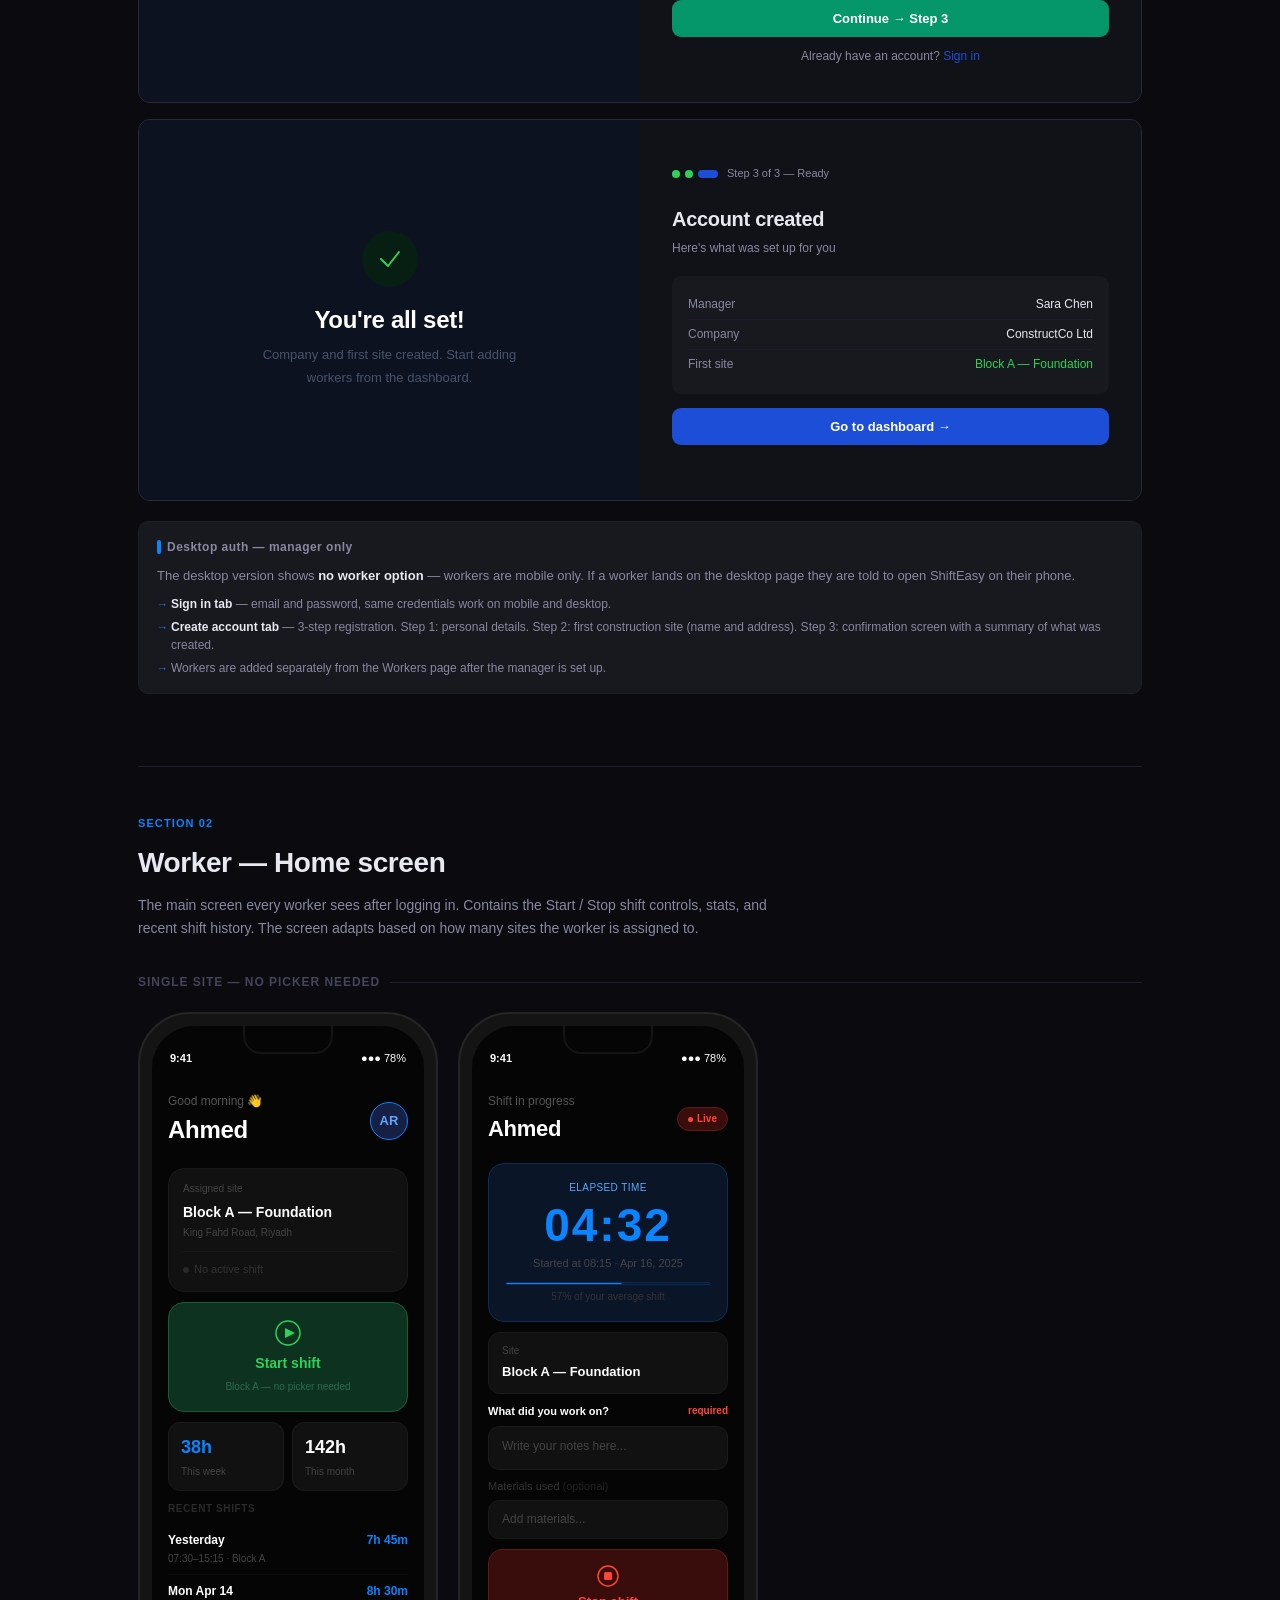
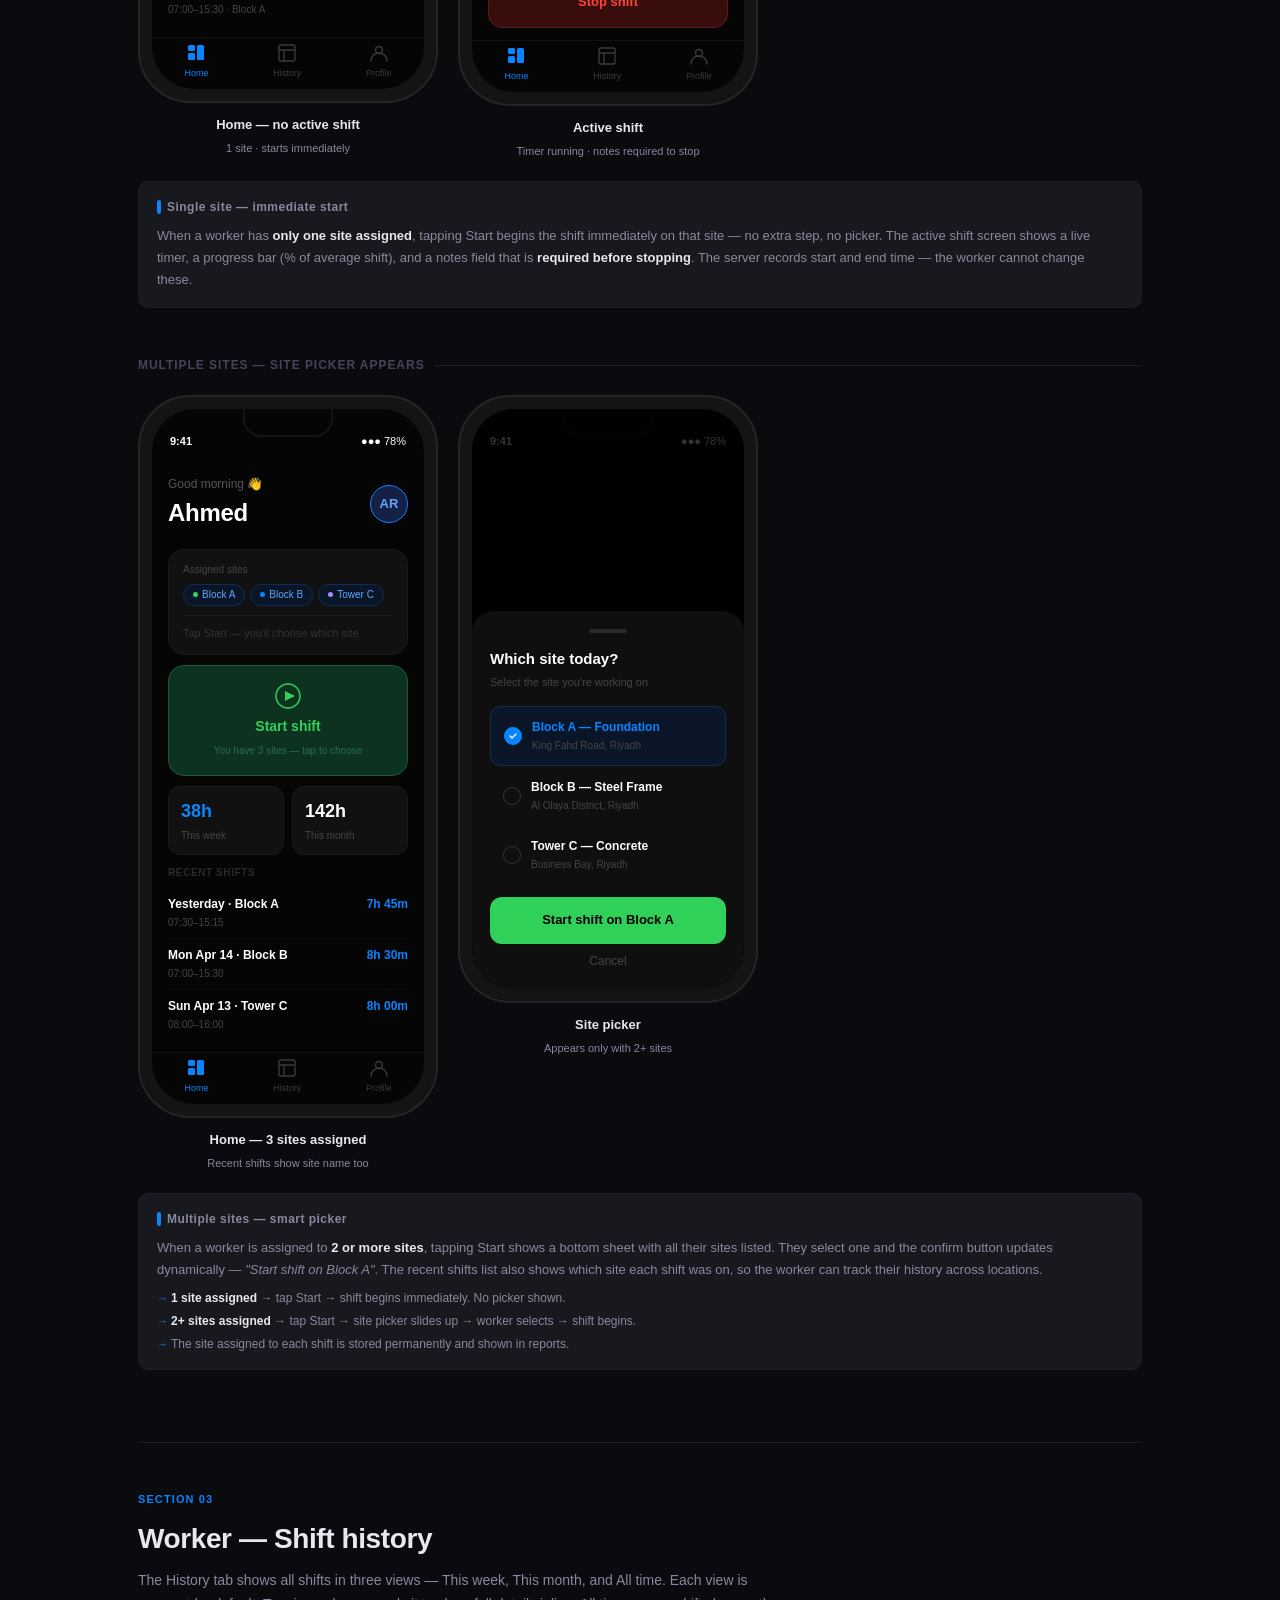
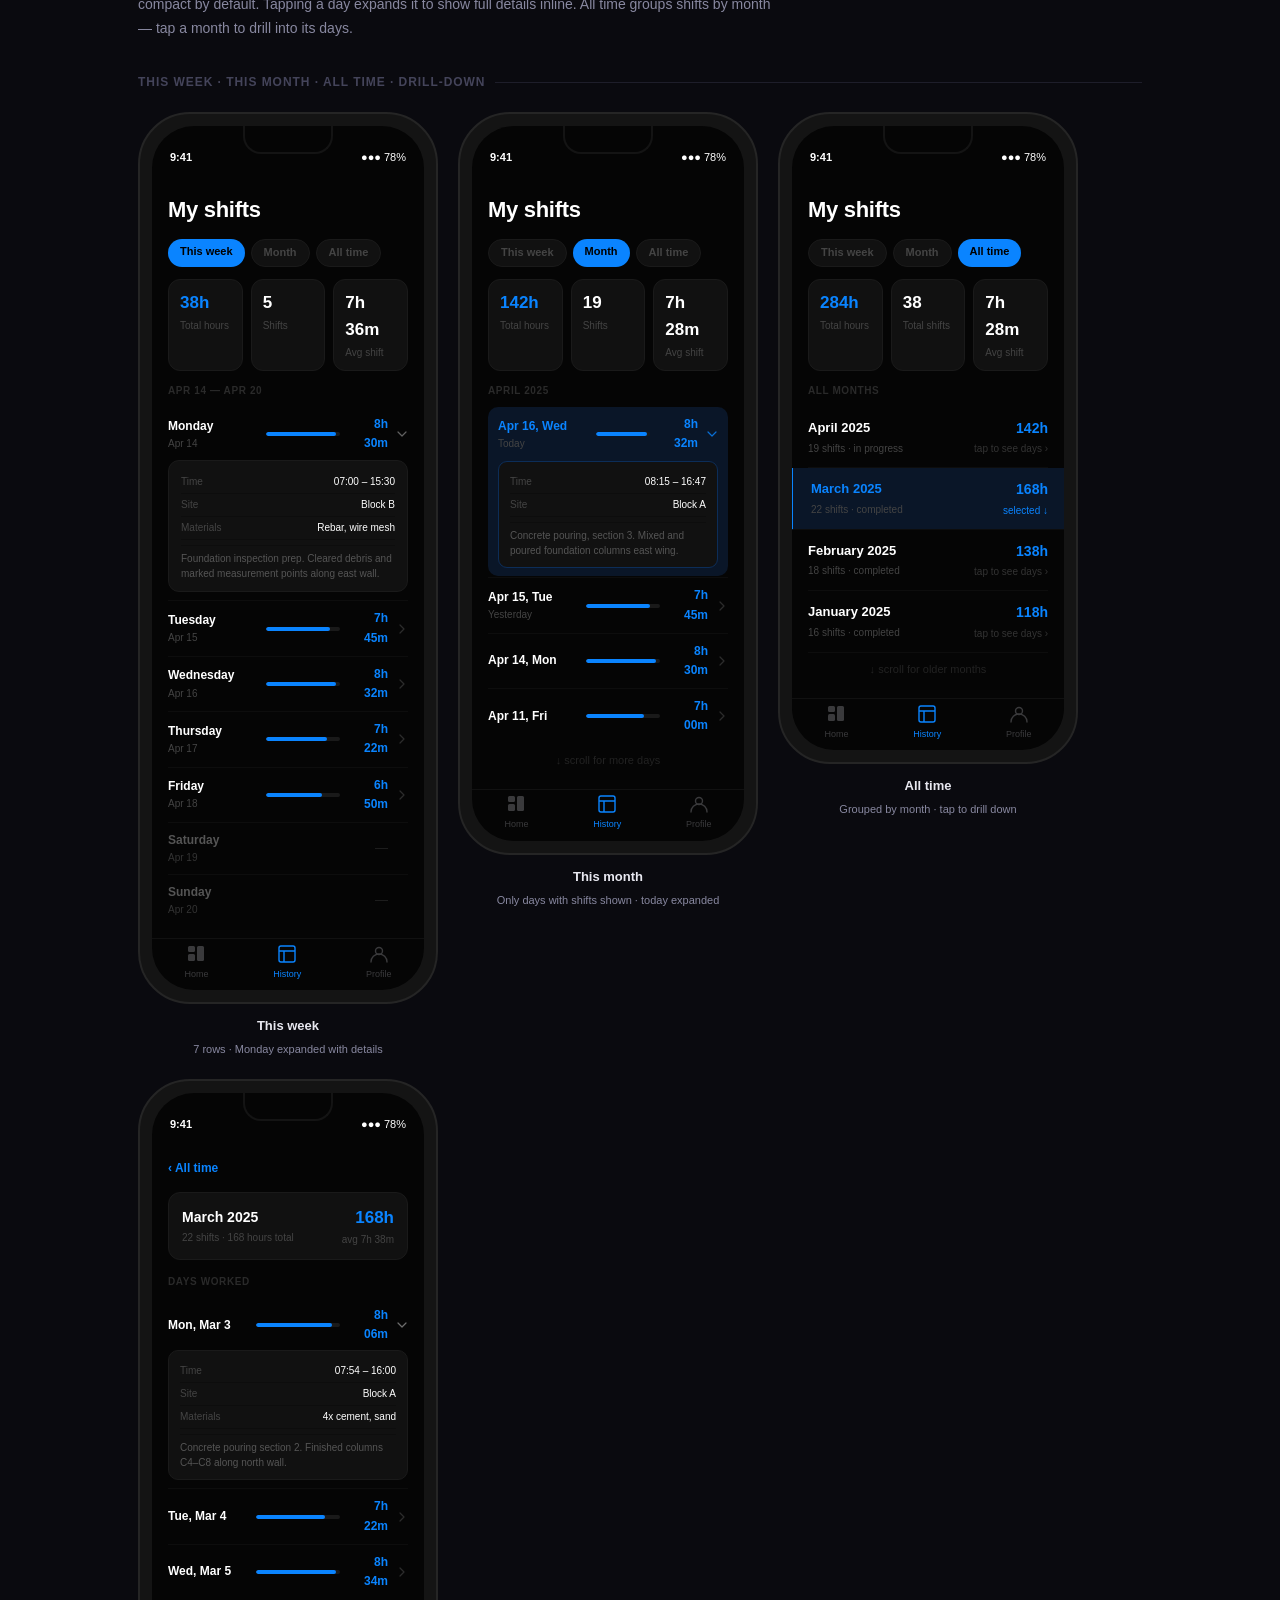
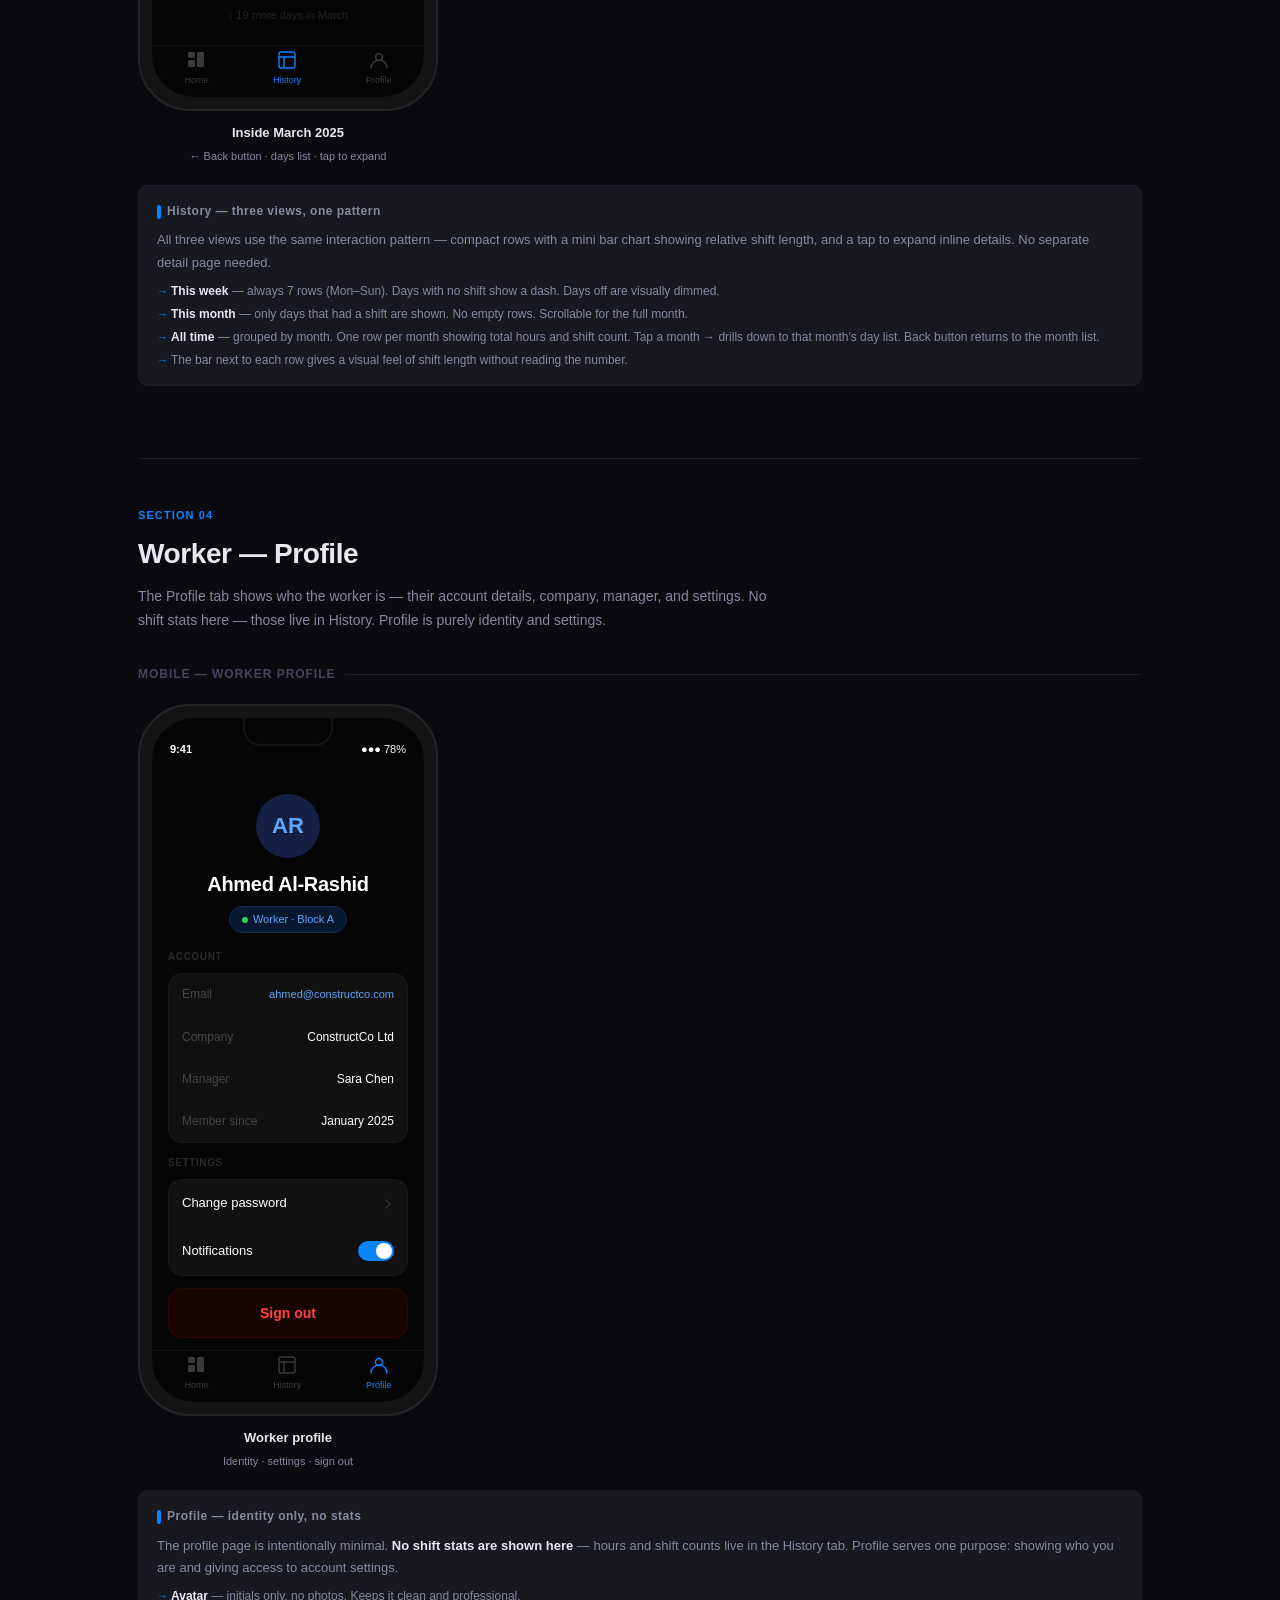
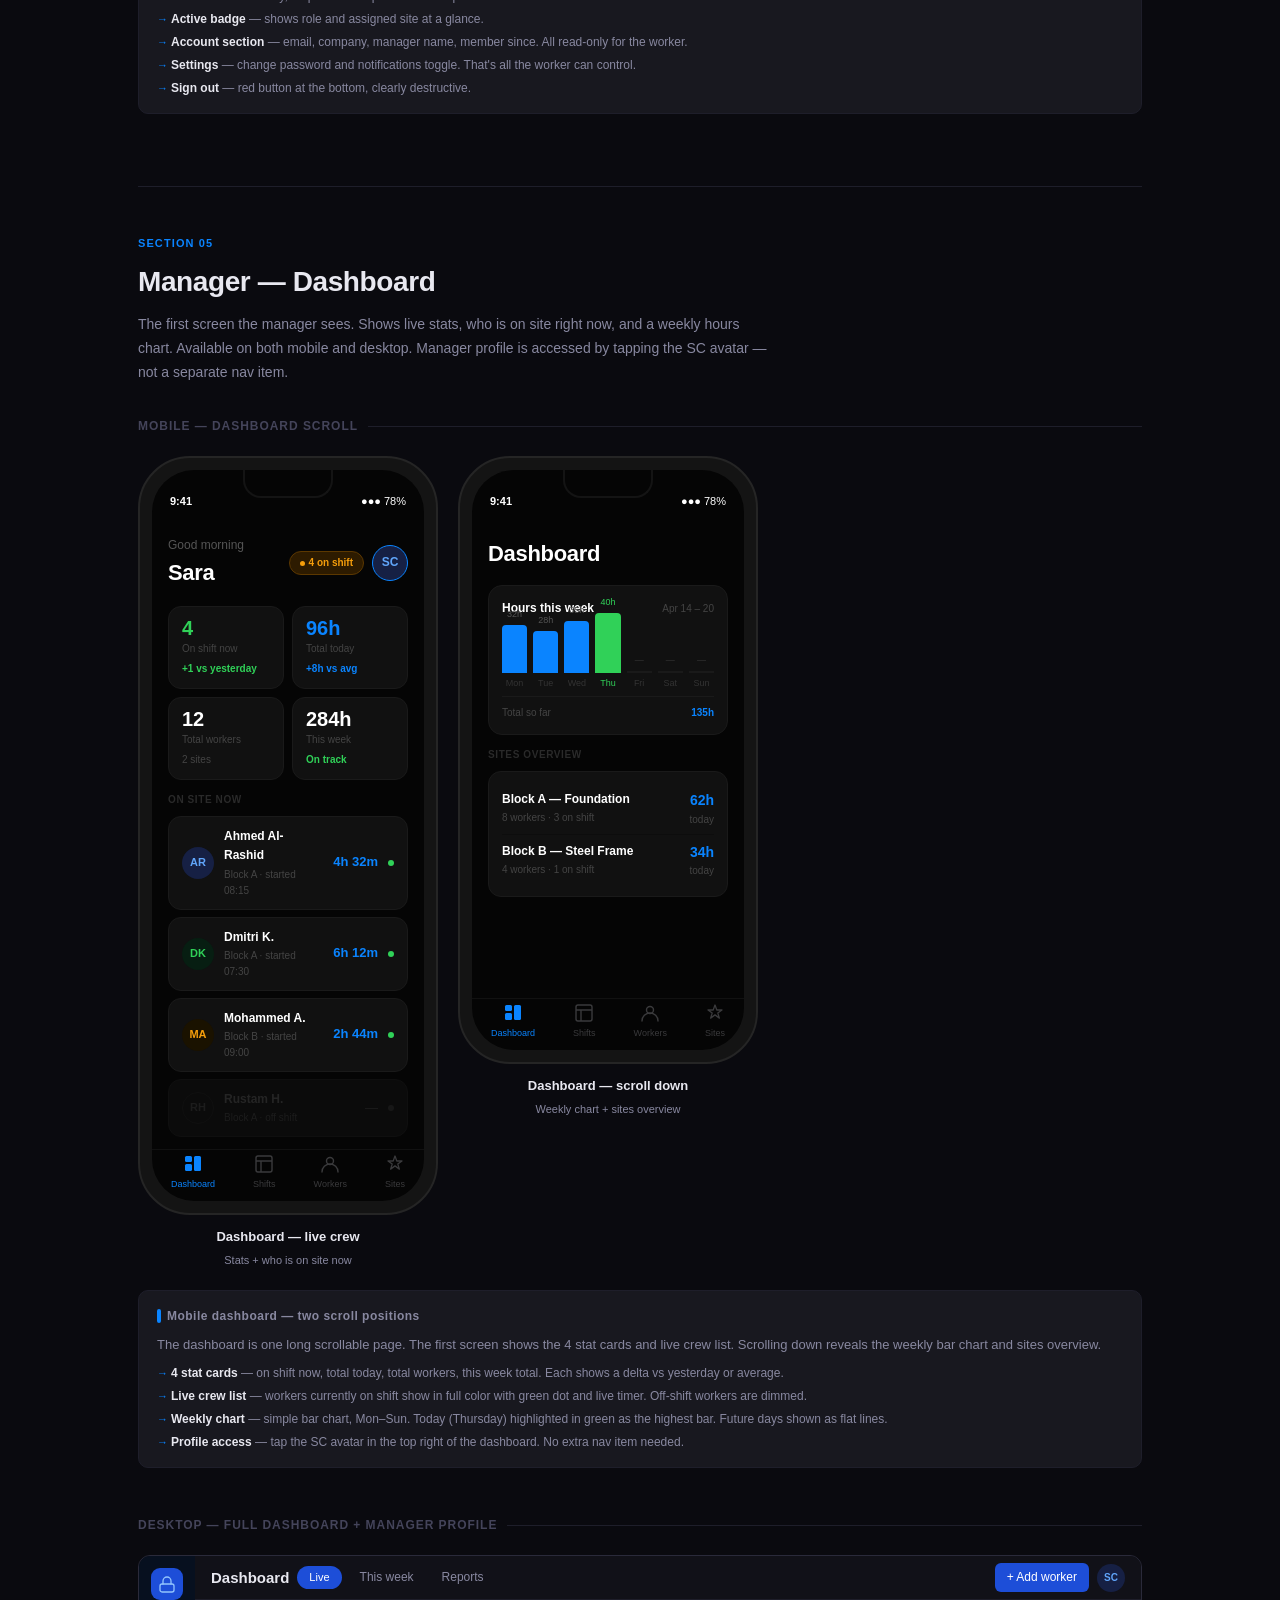
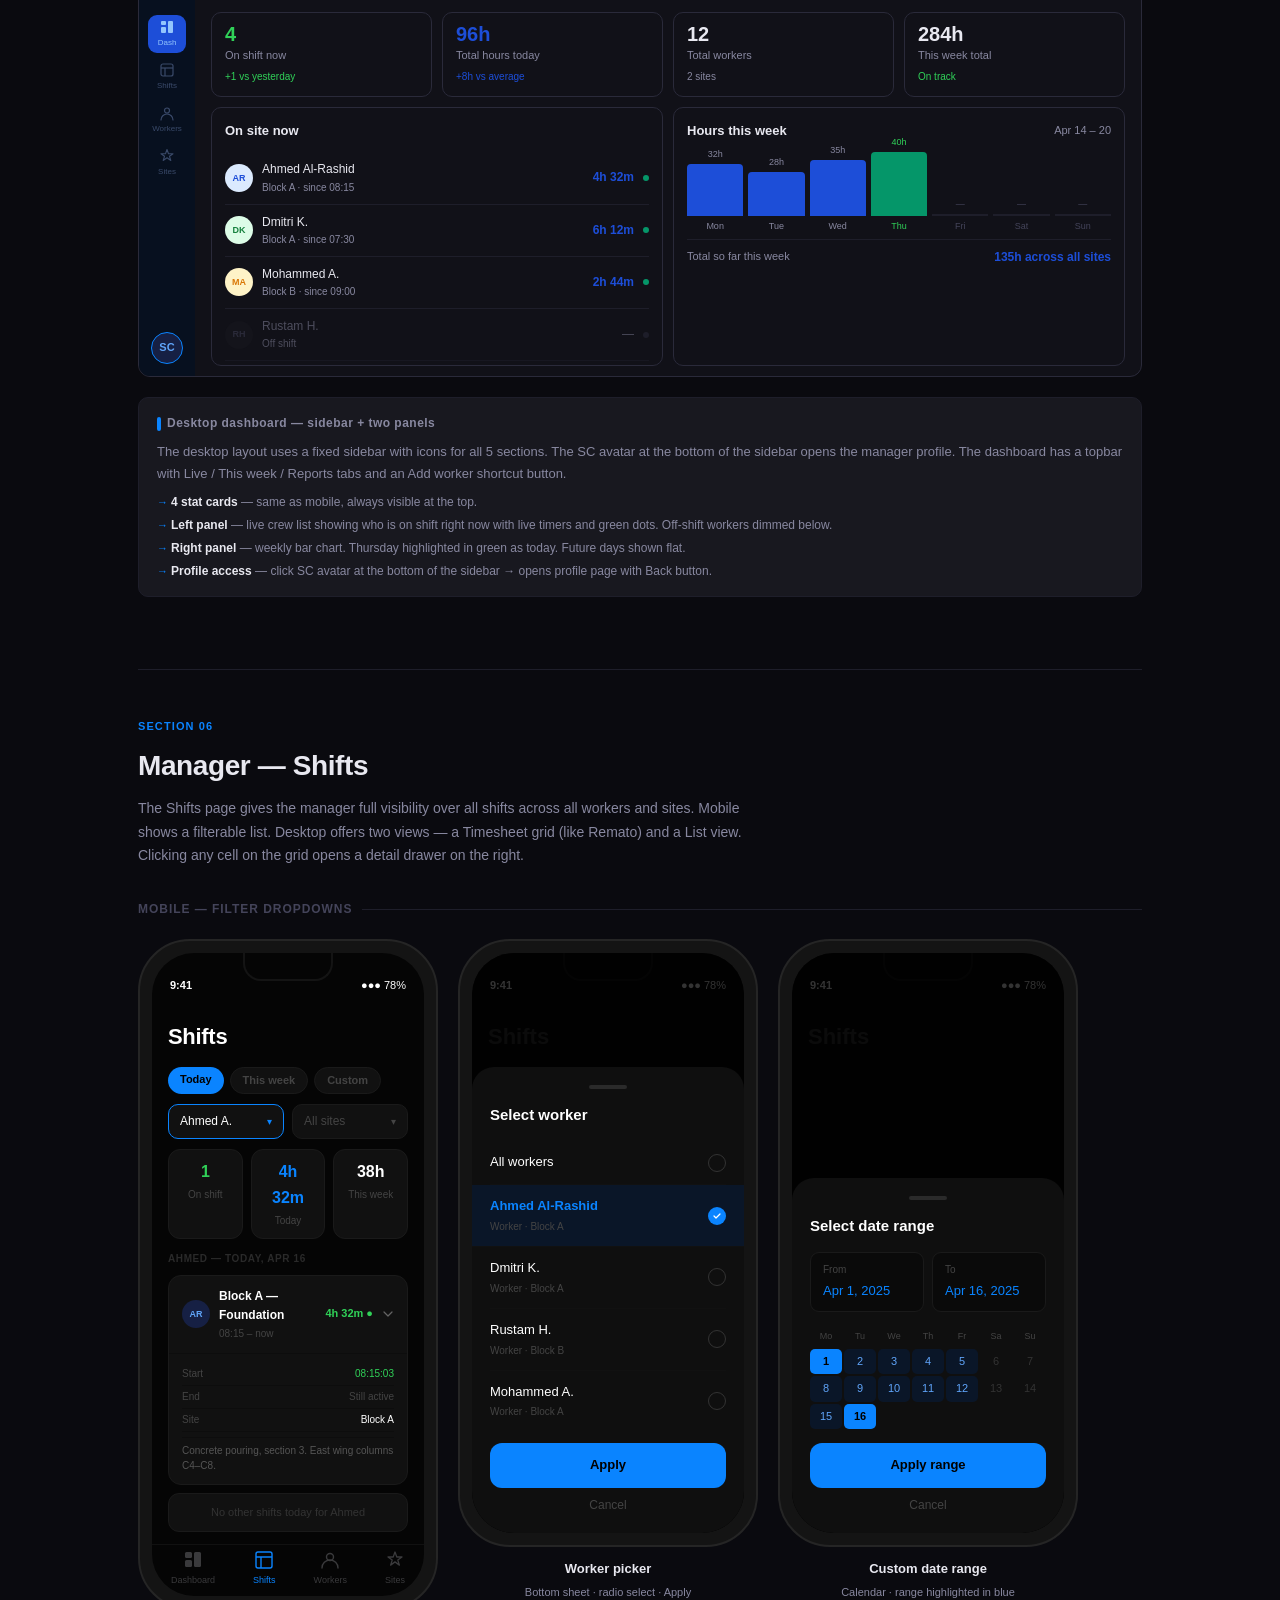
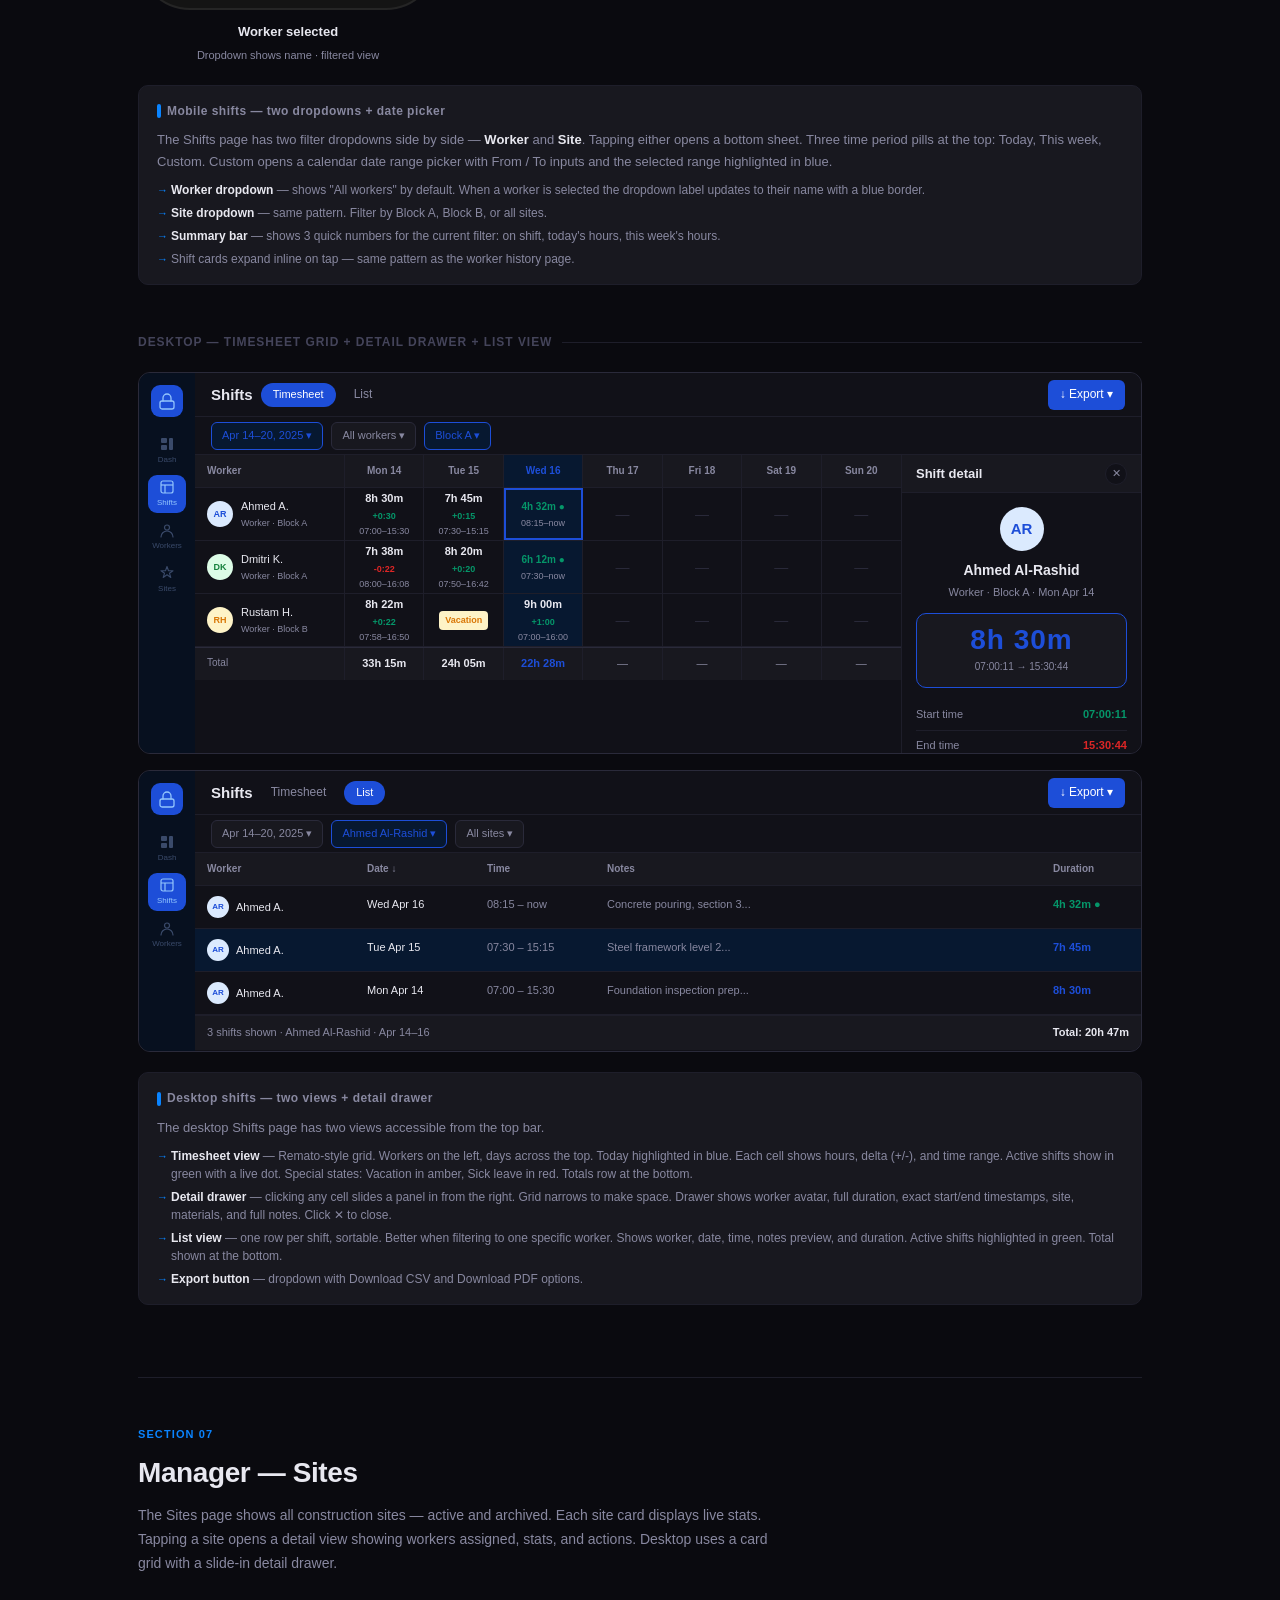
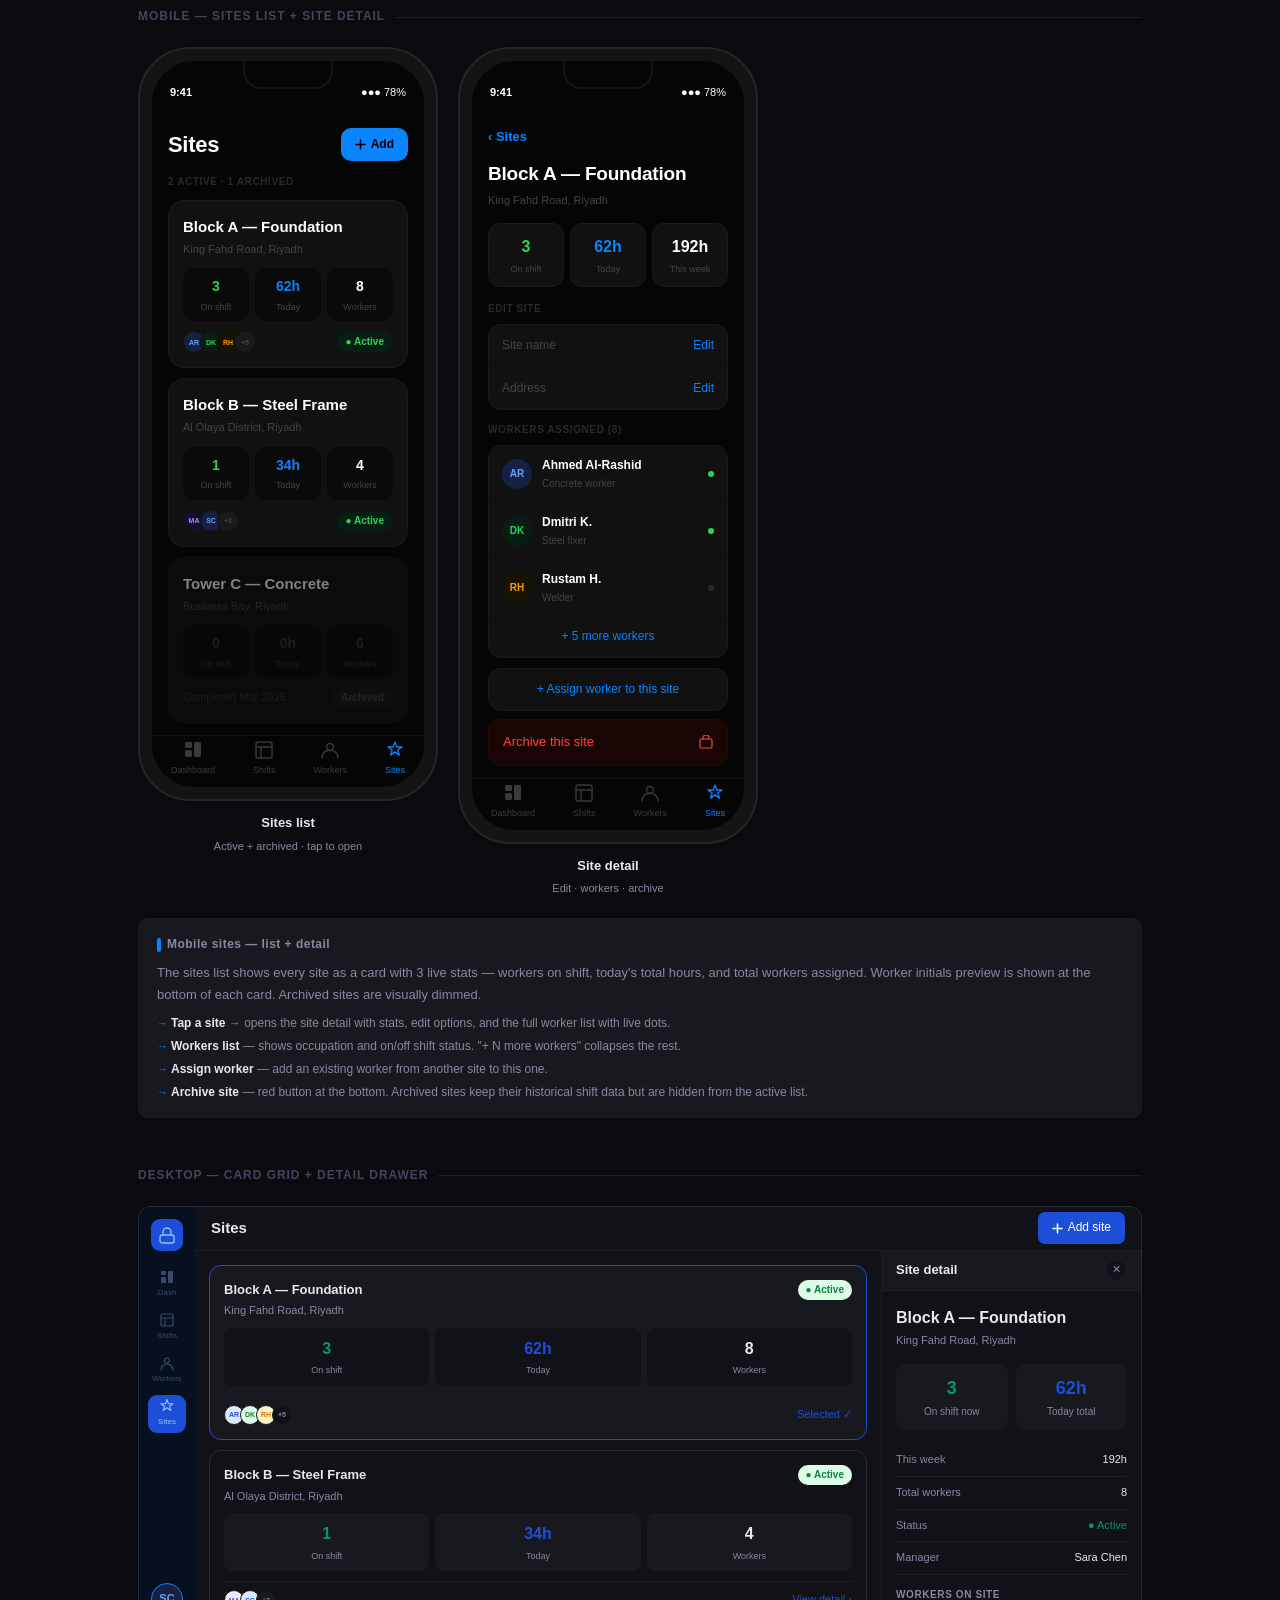
<file: uploads/SHIFTEASY_DOCUMENTATIONS_V3.html>
<!DOCTYPE html>
<html lang="en">
<head>
<meta charset="UTF-8">
<meta name="viewport" content="width=device-width, initial-scale=1.0">
<title>ShiftEasy — Design Documentation</title>
<style>
  *, *::before, *::after { box-sizing: border-box; margin: 0; padding: 0; }

  :root {
    --bg: #0a0a0f;
    --bg2: #111118;
    --bg3: #18181f;
    --border: #1e1e2a;
    --border2: #2a2a3a;
    --text: #e8e8f0;
    --text2: #8888a0;
    --text3: #44445a;
    --blue: #0a84ff;
    --blue-d: #1d4ed8;
    --green: #30d158;
    --amber: #f59e0b;
    --red: #ff453a;
    --purple: #a78bfa;
  }

  html { scroll-behavior: smooth; }

  body {
    background: var(--bg);
    color: var(--text);
    font-family: -apple-system, BlinkMacSystemFont, 'SF Pro Text', 'Segoe UI', sans-serif;
    line-height: 1.6;
  }

  /* ── HEADER ── */
  .doc-header {
    background: var(--bg2);
    border-bottom: 1px solid var(--border);
    padding: 12px 48px;
    position: sticky;
    top: 0;
    z-index: 100;
    backdrop-filter: blur(12px);
  }
  .doc-header-inner { max-width: 1100px; margin: 0 auto; display: flex; align-items: center; gap: 16px; }
  .logo-mark {
    width: 40px; height: 40px; background: var(--blue-d); border-radius: 11px;
    display: flex; align-items: center; justify-content: center; flex-shrink: 0;
  }
  .logo-mark svg { width: 22px; height: 22px; }
  .doc-app-name { font-size: 20px; font-weight: 700; letter-spacing: -.3px; }
  .doc-tag { font-size: 12px; color: var(--text2); margin-top: 1px; }
  .doc-version { margin-left: auto; background: var(--bg3); border: 1px solid var(--border2); border-radius: 20px; padding: 4px 12px; font-size: 11px; color: var(--text2); }

  /* ── LAYOUT ── */
  .doc-body { max-width: 1100px; margin: 0 auto; padding: 48px 48px 80px; }

  /* ── SECTION ── */
  .section { margin-bottom: 72px; }
  .section-header { margin-bottom: 32px; }
  .section-num {
    font-size: 11px; font-weight: 700; letter-spacing: .1em; text-transform: uppercase;
    color: var(--blue); margin-bottom: 8px;
  }
  .section-title { font-size: 28px; font-weight: 700; letter-spacing: -.4px; margin-bottom: 8px; }
  .section-desc { font-size: 14px; color: var(--text2); line-height: 1.7; max-width: 640px; }
  .divider { border: none; border-top: 1px solid var(--border); margin: 48px 0; }

  /* ── SCREEN GROUP ── */
  .screen-group { margin-bottom: 48px; }
  .screen-group-title {
    font-size: 12px; font-weight: 600; letter-spacing: .08em; text-transform: uppercase;
    color: var(--text3); margin-bottom: 20px; display: flex; align-items: center; gap: 10px;
  }
  .screen-group-title::after { content: ''; flex: 1; height: 1px; background: var(--border); }

  /* ── SCREEN CARD ── */
  .screens-row { display: flex; gap: 20px; flex-wrap: wrap; align-items: flex-start; }
  .screen-card { display: flex; flex-direction: column; gap: 12px; flex-shrink: 0; }
  .screen-label { font-size: 13px; font-weight: 600; color: var(--text); text-align: center; }
  .screen-sublabel { font-size: 11px; color: var(--text2); text-align: center; margin-top: -8px; }

  /* ── PHONE FRAME ── */
  .phone-frame {
    width: 300px; background: #141414; border-radius: 52px;
    padding: 12px; border: 2px solid #252525;
  }
  .phone-screen {
    background: #050505; border-radius: 42px; overflow: hidden;
    display: flex; flex-direction: column; min-height: 580px; position: relative;
  }
  .phone-bar {
    height: 50px; display: flex; align-items: flex-end; padding: 0 18px 9px;
    position: relative; flex-shrink: 0;
  }
  .phone-island {
    width: 90px; height: 28px; background: #050505;
    border-radius: 0 0 18px 18px; position: absolute; top: 0; left: 50%;
    transform: translateX(-50%); border: 2px solid #141414; border-top: none;
  }
  .phone-time { font-size: 11px; font-weight: 600; color: #fff; }
  .phone-signal { font-size: 11px; color: #fff; margin-left: auto; }
  .phone-body { flex: 1; padding: 16px 16px 12px; display: flex; flex-direction: column; }
  .phone-nav {
    height: 52px; display: flex; align-items: center; justify-content: space-around;
    flex-shrink: 0; border-top: 1px solid #111; padding-bottom: 5px;
  }
  .nav-dot { width: 4px; height: 4px; border-radius: 50%; }
  .nav-dot.on { background: #0a84ff; }
  .nav-dot.off { background: #2a2a2a; }
  .home-bar-wrap { display: flex; justify-content: center; padding-bottom: 6px; }
  .home-bar { width: 100px; height: 4px; background: #222; border-radius: 2px; }

  /* ── PHONE UI COMPONENTS ── */
  .p-logo-box { width: 44px; height: 44px; background: #162044; border-radius: 13px; display: flex; align-items: center; justify-content: center; margin: 0 auto 9px; }
  .p-app-name { font-size: 21px; font-weight: 700; color: #fff; text-align: center; letter-spacing: -.3px; }
  .p-app-sub { font-size: 11px; color: #444; text-align: center; margin-top: 2px; }
  .p-choice { background: #0f0f0f; border: 1.5px solid #1e1e1e; border-radius: 14px; padding: 12px 14px; margin-bottom: 8px; display: flex; align-items: center; gap: 12px; cursor: pointer; }
  .p-choice.blue { border-color: #0a3a6e; }
  .p-choice.green { border-color: #0a3320; }
  .p-choice.purple { border-color: #2a1a5e; }
  .p-choice-icon { width: 34px; height: 34px; border-radius: 10px; display: flex; align-items: center; justify-content: center; flex-shrink: 0; }
  .p-choice-title { font-size: 13px; font-weight: 600; color: #fff; }
  .p-choice-desc { font-size: 10px; color: #555; margin-top: 2px; }
  .p-choice-arrow { margin-left: auto; font-size: 14px; }
  .p-divider-row { display: flex; align-items: center; gap: 8px; margin: 8px 0; }
  .p-divider-line { flex: 1; height: 1px; background: #111; }
  .p-divider-txt { font-size: 10px; color: #333; }
  .p-note { font-size: 10px; color: #333; text-align: center; margin-top: auto; padding-top: 12px; }
  .p-screen-title { font-size: 18px; font-weight: 700; color: #fff; margin-bottom: 3px; letter-spacing: -.2px; }
  .p-screen-sub { font-size: 11px; color: #555; margin-bottom: 14px; }
  .p-back { font-size: 12px; color: #0a84ff; font-weight: 600; margin-bottom: 12px; }
  .p-field { margin-bottom: 10px; }
  .p-label { font-size: 10px; font-weight: 500; color: #666; margin-bottom: 4px; }
  .p-input { background: #111; border: 1.5px solid #1e1e1e; border-radius: 10px; padding: 9px 12px; font-size: 12px; color: #aaa; display: flex; align-items: center; justify-content: space-between; }
  .p-input.focus { border-color: #0a84ff; color: #fff; }
  .p-input.green-border { border-color: #30d158; }
  .p-btn { border-radius: 12px; padding: 12px; text-align: center; font-size: 13px; font-weight: 700; cursor: pointer; margin-bottom: 8px; }
  .p-btn.blue { background: #0a84ff; color: #000; }
  .p-btn.green { background: #30d158; color: #000; }
  .p-info-box { background: #071830; border: 1px solid #0c2d58; border-radius: 9px; padding: 9px 11px; font-size: 10px; color: #60a5fa; margin-bottom: 9px; line-height: 1.5; }
  .p-link-row { text-align: center; font-size: 11px; color: #444; }
  .p-link { color: #0a84ff; font-weight: 500; }
  .p-step-row { display: flex; align-items: center; gap: 4px; margin-bottom: 14px; }
  .p-step-done { width: 8px; height: 8px; border-radius: 50%; background: #30d158; }
  .p-step-on { width: 20px; height: 8px; border-radius: 4px; background: #0a84ff; }
  .p-step-off { width: 8px; height: 8px; border-radius: 50%; background: #1e1e1e; }
  .p-step-lbl { font-size: 10px; color: #444; margin-left: 4px; }
  .p-grid2 { display: grid; grid-template-columns: 1fr 1fr; gap: 8px; }
  .p-pw-bar { display: flex; gap: 3px; margin-top: 5px; margin-bottom: 10px; }
  .p-pw-seg { flex: 1; height: 3px; border-radius: 2px; }

  /* ── DESKTOP FRAME ── */
  .desktop-frame {
    background: var(--bg2); border: 1px solid var(--border2); border-radius: 12px;
    overflow: hidden; width: 100%;
  }
  .desk-auth { display: grid; grid-template-columns: 1fr 1fr; min-height: 380px; }
  .desk-left { background: #0c1220; padding: 36px 32px; display: flex; flex-direction: column; justify-content: center; }
  .desk-right { background: var(--bg2); padding: 36px 32px; display: flex; flex-direction: column; justify-content: center; }
  .desk-logo { width: 42px; height: 42px; background: #1d4ed8; border-radius: 12px; display: flex; align-items: center; justify-content: center; margin-bottom: 12px; }
  .desk-brand { font-size: 24px; font-weight: 700; color: #fff; margin-bottom: 5px; letter-spacing: -.3px; }
  .desk-sub { font-size: 13px; color: #475569; line-height: 1.7; margin-bottom: 24px; max-width: 260px; }
  .desk-feat { display: flex; align-items: flex-start; gap: 10px; margin-bottom: 12px; }
  .desk-feat-icon { width: 28px; height: 28px; border-radius: 7px; display: flex; align-items: center; justify-content: center; flex-shrink: 0; }
  .desk-feat-title { font-size: 12px; font-weight: 500; color: #e2e8f0; }
  .desk-feat-desc { font-size: 11px; color: #475569; margin-top: 1px; }
  .desk-notice { background: #0d1f0d; border: 1px solid #1a3d1a; border-radius: 8px; padding: 9px 12px; font-size: 11px; color: #4ade80; margin-top: 16px; display: flex; align-items: center; gap: 7px; }
  .desk-title { font-size: 20px; font-weight: 700; color: var(--text); margin-bottom: 4px; letter-spacing: -.3px; }
  .desk-desc { font-size: 12px; color: var(--text2); margin-bottom: 18px; }
  .desk-tabs { display: flex; gap: 3px; background: var(--bg3); border-radius: 8px; padding: 3px; width: fit-content; margin-bottom: 20px; }
  .desk-tab { padding: 6px 18px; border-radius: 6px; font-size: 12px; font-weight: 500; cursor: pointer; }
  .desk-tab.on { background: var(--bg2); color: var(--text); border: 0.5px solid var(--border2); }
  .desk-tab.off { color: var(--text2); }
  .desk-field { margin-bottom: 12px; }
  .desk-label { font-size: 11px; font-weight: 500; color: var(--text2); margin-bottom: 4px; }
  .desk-input { width: 100%; background: var(--bg2); border: 1.5px solid var(--border2); border-radius: 8px; padding: 9px 12px; font-size: 13px; color: var(--text); }
  .desk-input.focus { border-color: #1d4ed8; }
  .desk-input.readonly { background: var(--bg3); color: var(--text2); }
  .desk-btn { width: 100%; background: #1d4ed8; color: #fff; border: none; border-radius: 9px; padding: 11px; font-size: 13px; font-weight: 600; cursor: pointer; margin-bottom: 10px; }
  .desk-btn.green { background: #059669; }
  .desk-lrow { text-align: center; font-size: 12px; color: var(--text2); }
  .desk-lnk { color: #1d4ed8; font-weight: 500; }
  .desk-info { background: #071830; border: 1px solid #0c2d58; border-radius: 7px; padding: 9px 12px; font-size: 11px; color: #60a5fa; margin-bottom: 12px; line-height: 1.5; }
  .desk-choice { border: 1.5px solid var(--border2); border-radius: 10px; padding: 12px 14px; margin-bottom: 8px; display: flex; align-items: center; gap: 12px; cursor: pointer; }
  .desk-choice.on { border-color: #1d4ed8; background: #071830; }
  .desk-choice-icon { width: 32px; height: 32px; border-radius: 8px; display: flex; align-items: center; justify-content: center; flex-shrink: 0; }
  .desk-choice-title { font-size: 13px; font-weight: 500; color: var(--text); }
  .desk-choice-desc { font-size: 11px; color: var(--text2); margin-top: 1px; }
  .desk-divider { display: flex; align-items: center; gap: 8px; margin: 12px 0; }
  .desk-divline { flex: 1; height: 1px; background: var(--border); }
  .desk-divtxt { font-size: 11px; color: var(--text3); }
  .desk-grid2 { display: grid; grid-template-columns: 1fr 1fr; gap: 10px; }
  .desk-pw { display: flex; gap: 3px; margin-top: 5px; }
  .desk-pw-seg { flex: 1; height: 3px; border-radius: 2px; }
  .desk-pre { display: flex; justify-content: space-between; align-items: center; margin-bottom: 4px; }
  .desk-pre-badge { font-size: 9px; font-weight: 600; background: #071830; color: #60a5fa; border-radius: 4px; padding: 2px 6px; }
  .desk-summary { background: var(--bg3); border-radius: 9px; padding: 14px 16px; margin-bottom: 14px; }
  .desk-sum-row { display: flex; justify-content: space-between; padding: 5px 0; border-bottom: 1px solid var(--border); }
  .desk-sum-row:last-child { border-bottom: none; }
  .desk-sum-lbl { font-size: 12px; color: var(--text2); }
  .desk-sum-val { font-size: 12px; font-weight: 500; color: var(--text); }

  /* ── ANNOTATION ── */
  .annotation {
    background: var(--bg3); border: 1px solid var(--border);
    border-radius: 10px; padding: 16px 18px; margin-top: 20px;
  }
  .annotation-title { font-size: 12px; font-weight: 700; color: var(--text2); letter-spacing: .04em; margin-bottom: 8px; display: flex; align-items: center; gap: 6px; }
  .annotation-title::before { content: ''; width: 4px; height: 14px; background: var(--blue); border-radius: 2px; flex-shrink: 0; }
  .annotation-body { font-size: 13px; color: var(--text2); line-height: 1.7; }
  .annotation-body strong { color: var(--text); font-weight: 600; }
  .annotation-list { margin-top: 8px; padding-left: 0; list-style: none; display: flex; flex-direction: column; gap: 5px; }
  .annotation-list li { font-size: 12px; color: var(--text2); padding-left: 14px; position: relative; line-height: 1.5; }
  .annotation-list li::before { content: '→'; position: absolute; left: 0; color: var(--blue); font-size: 11px; top: 1px; }
  .annotation-list li strong { color: var(--text); }

  /* ── INTRO SECTION ── */
  .intro {
    background: linear-gradient(135deg, #0c1220 0%, #111118 60%, #0a0a0f 100%);
    border: 1px solid var(--border2); border-radius: 14px;
    padding: 40px 44px; margin-bottom: 56px;
  }
  .intro-label { font-size: 11px; font-weight: 700; letter-spacing: .1em; text-transform: uppercase; color: var(--blue); margin-bottom: 12px; }
  .intro-title { font-size: 36px; font-weight: 700; letter-spacing: -.5px; margin-bottom: 10px; line-height: 1.2; }
  .intro-desc { font-size: 15px; color: var(--text2); line-height: 1.7; max-width: 580px; margin-bottom: 28px; }
  .intro-tags { display: flex; flex-wrap: wrap; gap: 8px; }
  .intro-tag { background: var(--bg3); border: 1px solid var(--border2); border-radius: 20px; padding: 5px 14px; font-size: 12px; color: var(--text2); }
  .intro-tag.hi { border-color: #1d4ed8; color: #60a5fa; background: #071830; }
</style>
</head>
<body>

<header class="doc-header">
  <div class="doc-header-inner">
    <div class="logo-mark">
      <svg viewBox="0 0 22 22" fill="none"><rect x="2" y="10" width="18" height="11" rx="2.5" stroke="#93c5fd" stroke-width="1.5"/><path d="M6 10V7a5 5 0 0110 0v3" stroke="#93c5fd" stroke-width="1.5" stroke-linecap="round"/><circle cx="11" cy="15" r="1.8" fill="#93c5fd"/></svg>
    </div>
    <div>
      <div class="doc-app-name">ShiftEasy</div>
      <div class="doc-tag">Design documentation</div>
    </div>
    <div class="doc-version">v1.0 — April 2025</div>
  </div>
</header>

<div class="doc-body">

  <div class="intro">
    <div class="intro-label">Overview</div>
    <div class="intro-title">ShiftEasy</div>
    <div class="intro-desc">
      A construction worker shift tracking app. Workers start and stop shifts from their phone.
      Managers see live timesheets, reports, and manage their entire crew from mobile or desktop.
      Built to replace informal Telegram tracking with a secure, server-verified system.
    </div>
    <div class="intro-tags">
      <div class="intro-tag hi">Node.js</div>
      <div class="intro-tag hi">TypeScript</div>
      <div class="intro-tag hi">Express</div>
      <div class="intro-tag hi">MongoDB</div>
      <div class="intro-tag hi">React</div>
      <div class="intro-tag">Workers — mobile only</div>
      <div class="intro-tag">Managers — mobile + desktop</div>
      <div class="intro-tag">JWT Auth</div>
    </div>
  </div>

  <!-- ═══════════════════════════════════ -->
  <!-- SECTION 1 — AUTH                   -->
  <!-- ═══════════════════════════════════ -->
  <div class="section">
    <div class="section-header">
      <div class="section-num">Section 01</div>
      <div class="section-title">Authentication</div>
      <div class="section-desc">
        The first screen every user sees. Three clear paths — worker sign in, manager sign in, and manager registration.
        Workers never create accounts themselves — the manager registers them and sends an invite email.
      </div>
    </div>

    <!-- MOBILE AUTH -->
    <div class="screen-group">
      <div class="screen-group-title">Mobile screens</div>
      <div class="screens-row">

        <!-- Landing -->
        <div class="screen-card">
          <div class="phone-frame">
            <div class="phone-screen">
              <div class="phone-bar"><div class="phone-island"></div><span class="phone-time">9:41</span><span class="phone-signal">●●● 78%</span></div>
              <div class="phone-body" style="padding-top:20px">
                <div style="margin-bottom:28px">
                  <div class="p-logo-box">
                    <svg width="24" height="24" viewBox="0 0 24 24" fill="none"><rect x="3" y="11" width="18" height="11" rx="2.5" stroke="#60a5fa" stroke-width="1.4"/><path d="M7 11V7a5 5 0 0110 0v4" stroke="#60a5fa" stroke-width="1.4" stroke-linecap="round"/><circle cx="12" cy="16" r="1.6" fill="#60a5fa"/></svg>
                  </div>
                  <div class="p-app-name">ShiftEasy</div>
                  <div class="p-app-sub">Construction time tracking</div>
                </div>
                <div style="font-size:11px;color:#444;text-align:center;margin-bottom:10px">Choose how to continue</div>
                <div class="p-choice blue">
                  <div class="p-choice-icon" style="background:#071830"><svg width="16" height="16" viewBox="0 0 16 16" fill="none"><circle cx="8" cy="5.5" r="2.5" stroke="#0a84ff" stroke-width="1.2"/><path d="M2 14c0-3.31 2.69-6 6-6s6 2.69 6 6" stroke="#0a84ff" stroke-width="1.2" stroke-linecap="round"/></svg></div>
                  <div><div class="p-choice-title">I'm a worker</div><div class="p-choice-desc">Sign in with invite credentials</div></div>
                  <div class="p-choice-arrow" style="color:#0a84ff">›</div>
                </div>
                <div class="p-choice green">
                  <div class="p-choice-icon" style="background:#071e12"><svg width="16" height="16" viewBox="0 0 16 16" fill="none"><rect x="1" y="4" width="14" height="10" rx="2" stroke="#30d158" stroke-width="1.2"/><path d="M1 7l7 5 7-5" stroke="#30d158" stroke-width="1.2" stroke-linecap="round"/></svg></div>
                  <div><div class="p-choice-title">I'm a manager</div><div class="p-choice-desc">Sign in to your account</div></div>
                  <div class="p-choice-arrow" style="color:#30d158">›</div>
                </div>
                <div class="p-divider-row"><div class="p-divider-line"></div><div class="p-divider-txt">no account?</div><div class="p-divider-line"></div></div>
                <div class="p-choice purple">
                  <div class="p-choice-icon" style="background:#160d30"><svg width="16" height="16" viewBox="0 0 16 16" fill="none"><circle cx="8" cy="8" r="6" stroke="#a78bfa" stroke-width="1.2"/><line x1="8" y1="5" x2="8" y2="11" stroke="#a78bfa" stroke-width="1.2" stroke-linecap="round"/><line x1="5" y1="8" x2="11" y2="8" stroke="#a78bfa" stroke-width="1.2" stroke-linecap="round"/></svg></div>
                  <div><div class="p-choice-title" style="color:#a78bfa">Register as manager</div><div class="p-choice-desc">Create your company</div></div>
                  <div class="p-choice-arrow" style="color:#a78bfa">›</div>
                </div>
                <div class="p-note">Workers cannot create accounts — your manager registers you.</div>
              </div>
              <div class="home-bar-wrap"><div class="home-bar"></div></div>
            </div>
          </div>
          <div class="screen-label">Landing screen</div>
          <div class="screen-sublabel">First screen for all users</div>
        </div>

        <!-- Worker sign in -->
        <div class="screen-card">
          <div class="phone-frame">
            <div class="phone-screen">
              <div class="phone-bar"><div class="phone-island"></div><span class="phone-time">9:41</span><span class="phone-signal">●●● 78%</span></div>
              <div class="phone-body">
                <div class="p-back">‹ Back</div>
                <div class="p-screen-title">Worker sign in</div>
                <div class="p-screen-sub">Enter your invite credentials</div>
                <div class="p-field"><div class="p-label">Email address</div><div class="p-input" style="color:#fff">ahmed@constructco.com</div></div>
                <div class="p-field"><div class="p-label">Password</div><div class="p-input focus" style="letter-spacing:3px">••••••••</div></div>
                <div style="text-align:right;margin-bottom:14px"><span class="p-link" style="font-size:11px">Forgot password?</span></div>
                <div class="p-btn blue">Sign in</div>
                <div class="p-info-box">Your manager registered your account and sent you an invite email. Use those credentials to sign in.</div>
                <div class="p-link-row">No invite yet? <span class="p-link">Contact manager</span></div>
              </div>
              <div class="home-bar-wrap"><div class="home-bar"></div></div>
            </div>
          </div>
          <div class="screen-label">Worker — sign in</div>
          <div class="screen-sublabel">Mobile only</div>
        </div>

        <!-- Manager sign in -->
        <div class="screen-card">
          <div class="phone-frame">
            <div class="phone-screen">
              <div class="phone-bar"><div class="phone-island"></div><span class="phone-time">9:41</span><span class="phone-signal">●●● 78%</span></div>
              <div class="phone-body">
                <div class="p-back">‹ Back</div>
                <div class="p-screen-title">Manager sign in</div>
                <div class="p-screen-sub">Access your team and dashboard</div>
                <div class="p-field"><div class="p-label">Email address</div><div class="p-input" style="color:#fff">sara@constructco.com</div></div>
                <div class="p-field" style="margin-bottom:6px"><div class="p-label">Password</div><div class="p-input focus" style="letter-spacing:3px">••••••••</div></div>
                <div style="text-align:right;margin-bottom:14px"><span class="p-link" style="font-size:11px">Forgot password?</span></div>
                <div class="p-btn green">Sign in as manager</div>
                <div style="background:#0f0f0f;border:1px solid #1a1a1a;border-radius:11px;padding:11px 13px;margin-top:6px">
                  <div style="font-size:10px;font-weight:700;color:#333;text-transform:uppercase;letter-spacing:.05em;margin-bottom:7px">Manager access includes</div>
                  <div style="font-size:11px;color:#555;display:flex;flex-direction:column;gap:5px">
                    <div>→ Add and manage workers</div>
                    <div>→ View live timesheets</div>
                    <div>→ Mobile + desktop access</div>
                  </div>
                </div>
                <div class="p-divider-row" style="margin-top:12px"><div class="p-divider-line"></div><div class="p-divider-txt">no account?</div><div class="p-divider-line"></div></div>
                <div class="p-link-row"><span class="p-link">Create company account</span></div>
              </div>
              <div class="home-bar-wrap"><div class="home-bar"></div></div>
            </div>
          </div>
          <div class="screen-label">Manager — sign in</div>
          <div class="screen-sublabel">Mobile + desktop</div>
        </div>

        <!-- Manager register -->
        <div class="screen-card">
          <div class="phone-frame">
            <div class="phone-screen">
              <div class="phone-bar"><div class="phone-island"></div><span class="phone-time">9:41</span><span class="phone-signal">●●● 78%</span></div>
              <div class="phone-body">
                <div class="p-back">‹ Back</div>
                <div class="p-screen-title">Create company</div>
                <div class="p-screen-sub">Set up your manager account</div>
                <div class="p-step-row">
                  <div class="p-step-done"></div>
                  <div class="p-step-on"></div>
                  <div class="p-step-off"></div>
                  <div class="p-step-lbl">Step 2 of 3 — Your details</div>
                </div>
                <div class="p-field"><div class="p-label">Full name</div><div class="p-input" style="color:#fff">Sara Chen</div></div>
                <div class="p-field"><div class="p-label">Company name</div><div class="p-input" style="color:#fff">ConstructCo Ltd</div></div>
                <div class="p-field"><div class="p-label">Email address</div><div class="p-input focus">sara@constructco.com</div></div>
                <div class="p-field" style="margin-bottom:4px"><div class="p-label">Password</div><div class="p-input" style="letter-spacing:3px;color:#fff">••••••••</div></div>
                <div class="p-pw-bar">
                  <div class="p-pw-seg" style="background:#30d158"></div>
                  <div class="p-pw-seg" style="background:#30d158"></div>
                  <div class="p-pw-seg" style="background:#30d158"></div>
                  <div class="p-pw-seg" style="background:#1e1e1e"></div>
                </div>
                <div class="p-btn blue">Continue →</div>
                <div class="p-link-row">Have an account? <span class="p-link">Sign in</span></div>
              </div>
              <div class="home-bar-wrap"><div class="home-bar"></div></div>
            </div>
          </div>
          <div class="screen-label">Manager — register</div>
          <div class="screen-sublabel">Step 2 of 3</div>
        </div>

      </div>

      <div class="annotation">
        <div class="annotation-title">Mobile auth — how it works</div>
        <div class="annotation-body">
          The landing screen presents <strong>three clear options</strong> so every user immediately knows where to go.
          <ul class="annotation-list">
            <li><strong>I'm a worker</strong> — signs in with email and password from the invite email their manager sent. Workers cannot self-register.</li>
            <li><strong>I'm a manager</strong> — signs in to access the full dashboard. Available on mobile and desktop.</li>
            <li><strong>Register as manager</strong> — 3-step flow: account details → first construction site → done. Workers can be added after setup.</li>
          </ul>
        </div>
      </div>
    </div>

    <!-- DESKTOP AUTH -->
    <div class="screen-group">
      <div class="screen-group-title">Desktop screens — manager only</div>

      <div class="desktop-frame" style="margin-bottom:16px">
        <div class="desk-auth">
          <div class="desk-left">
            <div class="desk-logo"><svg width="22" height="22" viewBox="0 0 22 22" fill="none"><rect x="2" y="10" width="18" height="11" rx="2.5" stroke="#93c5fd" stroke-width="1.4"/><path d="M6 10V7a5 5 0 0110 0v3" stroke="#93c5fd" stroke-width="1.4" stroke-linecap="round"/><circle cx="11" cy="15" r="1.5" fill="#93c5fd"/></svg></div>
            <div class="desk-brand">ShiftEasy</div>
            <div class="desk-sub">Construction shift tracking. Managers run everything from here.</div>
            <div class="desk-feat"><div class="desk-feat-icon" style="background:#071e12"><svg width="12" height="12" viewBox="0 0 12 12" fill="none"><circle cx="6" cy="6" r="4.5" stroke="#30d158" stroke-width="1.1"/><path d="M3.5 6l2 2 3-3" stroke="#30d158" stroke-width="1.1" stroke-linecap="round" stroke-linejoin="round"/></svg></div><div><div class="desk-feat-title">Live timesheets</div><div class="desk-feat-desc">See all shifts across all sites</div></div></div>
            <div class="desk-feat"><div class="desk-feat-icon" style="background:#071830"><svg width="12" height="12" viewBox="0 0 12 12" fill="none"><circle cx="6" cy="4" r="2.5" stroke="#60a5fa" stroke-width="1.1"/><path d="M1 11c0-2.76 2.24-5 5-5s5 2.24 5 5" stroke="#60a5fa" stroke-width="1.1" stroke-linecap="round"/></svg></div><div><div class="desk-feat-title">Add workers</div><div class="desk-feat-desc">Register workers, send invite links</div></div></div>
            <div class="desk-notice"><svg width="12" height="12" viewBox="0 0 12 12" fill="none"><rect x="1" y="3" width="10" height="7.5" rx="1.5" stroke="#4ade80" stroke-width="1"/><path d="M3 3V2.5a3 3 0 016 0V3" stroke="#4ade80" stroke-width="1" stroke-linecap="round"/></svg>Workers sign in from mobile only. This page is for managers.</div>
          </div>
          <div class="desk-right">
            <div class="desk-tabs"><div class="desk-tab on">Sign in</div><div class="desk-tab off">Create account</div></div>
            <div class="desk-title">Welcome back</div>
            <div class="desk-desc">Sign in to your manager account</div>
            <div class="desk-field"><div class="desk-label">Email address</div><div class="desk-input focus">sara@constructco.com</div></div>
            <div class="desk-field"><div style="display:flex;justify-content:space-between;margin-bottom:4px"><div class="desk-label">Password</div><span class="desk-lnk" style="font-size:11px">Forgot?</span></div><div class="desk-input" style="letter-spacing:4px">••••••••</div></div>
            <button class="desk-btn" style="margin-top:8px">Sign in to dashboard</button>
            <div class="desk-lrow">No account? <span class="desk-lnk">Create one →</span></div>
          </div>
        </div>
      </div>

      <div class="desktop-frame" style="margin-bottom:16px">
        <div class="desk-auth">
          <div class="desk-left">
            <div class="desk-logo"><svg width="22" height="22" viewBox="0 0 22 22" fill="none"><rect x="2" y="10" width="18" height="11" rx="2.5" stroke="#93c5fd" stroke-width="1.4"/><path d="M6 10V7a5 5 0 0110 0v3" stroke="#93c5fd" stroke-width="1.4" stroke-linecap="round"/><circle cx="11" cy="15" r="1.5" fill="#93c5fd"/></svg></div>
            <div class="desk-brand">ShiftEasy</div>
            <div class="desk-sub">Set up takes 2 minutes. Fill in your details and create your first construction site.</div>
            <div class="desk-feat"><div class="desk-feat-icon" style="background:#071830"><svg width="12" height="12" viewBox="0 0 12 12" fill="none"><circle cx="6" cy="6" r="4.5" stroke="#60a5fa" stroke-width="1.1"/><line x1="6" y1="4" x2="6" y2="8" stroke="#60a5fa" stroke-width="1.1" stroke-linecap="round"/><circle cx="6" cy="2.5" r=".7" fill="#60a5fa"/></svg></div><div><div class="desk-feat-title">Step 1 — Your account</div><div class="desk-feat-desc">Name, company, email, password</div></div></div>
            <div class="desk-feat"><div class="desk-feat-icon" style="background:#1a0a00"><svg width="12" height="12" viewBox="0 0 12 12" fill="none"><path d="M6 1.5L7.3 4.7H11L8.4 6.6L9.4 9.8L6 7.9L2.6 9.8L3.6 6.6L1 4.7H4.7L6 1.5Z" stroke="#f59e0b" stroke-width="1" stroke-linejoin="round"/></svg></div><div><div class="desk-feat-title">Step 2 — First site</div><div class="desk-feat-desc">Name the construction site and location</div></div></div>
            <div class="desk-feat"><div class="desk-feat-icon" style="background:#071e12"><svg width="12" height="12" viewBox="0 0 12 12" fill="none"><circle cx="6" cy="6" r="4.5" stroke="#30d158" stroke-width="1.1"/><path d="M3.5 6l2 2 3-3" stroke="#30d158" stroke-width="1.1" stroke-linecap="round" stroke-linejoin="round"/></svg></div><div><div class="desk-feat-title">Step 3 — Done</div><div class="desk-feat-desc">Start adding workers immediately</div></div></div>
          </div>
          <div class="desk-right">
            <div class="desk-tabs"><div class="desk-tab off">Sign in</div><div class="desk-tab on">Create account</div></div>
            <div style="display:flex;align-items:center;gap:5px;margin-bottom:18px">
              <div style="width:8px;height:8px;border-radius:50%;background:#30d158"></div>
              <div style="width:20px;height:8px;border-radius:4px;background:#1d4ed8"></div>
              <div style="width:8px;height:8px;border-radius:50%;background:var(--border2)"></div>
              <span style="font-size:11px;color:var(--text2);margin-left:4px">Step 2 of 3 — First construction site</span>
            </div>
            <div class="desk-title">Your first site</div>
            <div class="desk-desc">You can add more sites later from the dashboard</div>
            <div style="border:1.5px solid var(--border2);border-radius:10px;padding:14px;margin-bottom:14px">
              <div style="font-size:12px;font-weight:500;color:var(--text);margin-bottom:10px;display:flex;align-items:center;gap:5px"><svg width="12" height="12" viewBox="0 0 12 12" fill="none"><path d="M6 1.5L7.3 4.7H11L8.4 6.6L9.4 9.8L6 7.9L2.6 9.8L3.6 6.6L1 4.7H4.7L6 1.5Z" stroke="#f59e0b" stroke-width="1" stroke-linejoin="round"/></svg>Construction site details</div>
              <div class="desk-field"><div class="desk-label">Site name</div><div class="desk-input focus">Block A — Foundation</div></div>
              <div class="desk-field" style="margin-bottom:0"><div class="desk-label">Location / address</div><div class="desk-input">King Fahd Road, Riyadh</div></div>
            </div>
            <button class="desk-btn green">Continue → Step 3</button>
            <div class="desk-lrow">Already have an account? <span class="desk-lnk">Sign in</span></div>
          </div>
        </div>
      </div>

      <div class="desktop-frame">
        <div class="desk-auth">
          <div class="desk-left" style="align-items:center;text-align:center">
            <div style="width:56px;height:56px;background:#071e12;border-radius:50%;display:flex;align-items:center;justify-content:center;margin:0 auto 14px">
              <svg width="28" height="28" viewBox="0 0 28 28" fill="none"><path d="M5 14l7 7L23 7" stroke="#30d158" stroke-width="2" stroke-linecap="round" stroke-linejoin="round"/></svg>
            </div>
            <div class="desk-brand">You're all set!</div>
            <div class="desk-sub" style="text-align:center;margin:0 auto">Company and first site created. Start adding workers from the dashboard.</div>
          </div>
          <div class="desk-right">
            <div style="display:flex;align-items:center;gap:5px;margin-bottom:20px">
              <div style="width:8px;height:8px;border-radius:50%;background:#30d158"></div>
              <div style="width:8px;height:8px;border-radius:50%;background:#30d158"></div>
              <div style="width:20px;height:8px;border-radius:4px;background:#1d4ed8"></div>
              <span style="font-size:11px;color:var(--text2);margin-left:4px">Step 3 of 3 — Ready</span>
            </div>
            <div class="desk-title">Account created</div>
            <div class="desk-desc">Here's what was set up for you</div>
            <div class="desk-summary">
              <div class="desk-sum-row"><span class="desk-sum-lbl">Manager</span><span class="desk-sum-val">Sara Chen</span></div>
              <div class="desk-sum-row"><span class="desk-sum-lbl">Company</span><span class="desk-sum-val">ConstructCo Ltd</span></div>
              <div class="desk-sum-row"><span class="desk-sum-lbl">First site</span><span class="desk-sum-val" style="color:#30d158">Block A — Foundation</span></div>
            </div>
            <button class="desk-btn">Go to dashboard →</button>
          </div>
        </div>
      </div>

      <div class="annotation">
        <div class="annotation-title">Desktop auth — manager only</div>
        <div class="annotation-body">
          The desktop version shows <strong>no worker option</strong> — workers are mobile only. If a worker lands on the desktop page they are told to open ShiftEasy on their phone.
          <ul class="annotation-list">
            <li><strong>Sign in tab</strong> — email and password, same credentials work on mobile and desktop.</li>
            <li><strong>Create account tab</strong> — 3-step registration. Step 1: personal details. Step 2: first construction site (name and address). Step 3: confirmation screen with a summary of what was created.</li>
            <li>Workers are added separately from the Workers page after the manager is set up.</li>
          </ul>
        </div>
      </div>
    </div>

  </div>
  <!-- end section 1 -->

  <hr class="divider">

  <!-- ═══════════════════════════════════ -->
  <!-- SECTION 2 — WORKER HOME            -->
  <!-- ═══════════════════════════════════ -->
  <div class="section">
    <div class="section-header">
      <div class="section-num">Section 02</div>
      <div class="section-title">Worker — Home screen</div>
      <div class="section-desc">
        The main screen every worker sees after logging in. Contains the Start / Stop shift controls,
        stats, and recent shift history. The screen adapts based on how many sites the worker is assigned to.
      </div>
    </div>

    <div class="screen-group">
      <div class="screen-group-title">Single site — no picker needed</div>
      <div class="screens-row">

        <!-- Home no shift -->
        <div class="screen-card">
          <div class="phone-frame">
            <div class="phone-screen">
              <div class="phone-bar"><div class="phone-island"></div><span class="phone-time">9:41</span><span class="phone-signal">●●● 78%</span></div>
              <div class="phone-body">
                <div style="display:flex;align-items:center;justify-content:space-between;margin-bottom:18px">
                  <div><div style="font-size:12px;color:#555">Good morning 👋</div><div style="font-size:24px;font-weight:700;color:#fff;letter-spacing:-.3px">Ahmed</div></div>
                  <div style="width:38px;height:38px;border-radius:50%;background:#162044;display:flex;align-items:center;justify-content:center;font-size:13px;font-weight:700;color:#60a5fa;border:1.5px solid #0a84ff">AR</div>
                </div>
                <div style="background:#111;border:1px solid #1a1a1a;border-radius:16px;padding:12px 14px;margin-bottom:10px">
                  <div style="font-size:10px;color:#444;margin-bottom:4px">Assigned site</div>
                  <div style="font-size:14px;font-weight:600;color:#fff;margin-bottom:2px">Block A — Foundation</div>
                  <div style="font-size:10px;color:#444;margin-bottom:10px">King Fahd Road, Riyadh</div>
                  <div style="height:1px;background:#1a1a1a;margin-bottom:9px"></div>
                  <div style="display:flex;align-items:center;gap:5px"><div style="width:6px;height:6px;border-radius:50%;background:#2a2a2a"></div><div style="font-size:11px;color:#333">No active shift</div></div>
                </div>
                <div style="background:#0d3320;border:1.5px solid #1a5c38;border-radius:16px;padding:16px;display:flex;flex-direction:column;align-items:center;gap:5px;margin-bottom:10px">
                  <svg width="28" height="28" viewBox="0 0 28 28" fill="none"><circle cx="14" cy="14" r="12" stroke="#30d158" stroke-width="1.5"/><polygon points="11,9 21,14 11,19" fill="#30d158"/></svg>
                  <div style="font-size:14px;font-weight:700;color:#30d158">Start shift</div>
                  <div style="font-size:10px;color:#2d6a4f">Block A — no picker needed</div>
                </div>
                <div style="display:grid;grid-template-columns:1fr 1fr;gap:8px;margin-bottom:10px">
                  <div style="background:#111;border:1px solid #1a1a1a;border-radius:12px;padding:10px 12px"><div style="font-size:18px;font-weight:700;color:#0a84ff">38h</div><div style="font-size:10px;color:#444;margin-top:2px">This week</div></div>
                  <div style="background:#111;border:1px solid #1a1a1a;border-radius:12px;padding:10px 12px"><div style="font-size:18px;font-weight:700;color:#fff">142h</div><div style="font-size:10px;color:#444;margin-top:2px">This month</div></div>
                </div>
                <div style="font-size:10px;font-weight:700;letter-spacing:.06em;text-transform:uppercase;color:#2a2a2a;margin-bottom:7px">Recent shifts</div>
                <div style="padding:7px 0;border-bottom:1px solid #0d0d0d;display:flex;justify-content:space-between"><div><div style="font-size:12px;font-weight:600;color:#fff">Yesterday</div><div style="font-size:10px;color:#444;margin-top:1px">07:30–15:15 · Block A</div></div><div style="font-size:12px;font-weight:700;color:#0a84ff">7h 45m</div></div>
                <div style="padding:7px 0;display:flex;justify-content:space-between"><div><div style="font-size:12px;font-weight:600;color:#fff">Mon Apr 14</div><div style="font-size:10px;color:#444;margin-top:1px">07:00–15:30 · Block A</div></div><div style="font-size:12px;font-weight:700;color:#0a84ff">8h 30m</div></div>
              </div>
              <div class="phone-nav">
                <div style="display:flex;flex-direction:column;align-items:center;gap:3px"><svg width="20" height="20" viewBox="0 0 20 20" fill="none"><rect x="2" y="10" width="7" height="7" rx="1.5" fill="#0a84ff"/><rect x="2" y="2" width="7" height="6" rx="1.5" fill="#0a84ff"/><rect x="11" y="2" width="7" height="15" rx="1.5" fill="#0a84ff"/></svg><div style="font-size:9px;font-weight:500;color:#0a84ff">Home</div></div>
                <div style="display:flex;flex-direction:column;align-items:center;gap:3px"><svg width="20" height="20" viewBox="0 0 20 20" fill="none"><rect x="2" y="2" width="16" height="16" rx="2" stroke="#3a3a3c" stroke-width="1.4"/><line x1="2" y1="7" x2="18" y2="7" stroke="#3a3a3c" stroke-width="1.4"/><line x1="7" y1="7" x2="7" y2="18" stroke="#3a3a3c" stroke-width="1.4"/></svg><div style="font-size:9px;font-weight:500;color:#3a3a3c">History</div></div>
                <div style="display:flex;flex-direction:column;align-items:center;gap:3px"><svg width="20" height="20" viewBox="0 0 20 20" fill="none"><circle cx="10" cy="7" r="3.5" stroke="#3a3a3c" stroke-width="1.4"/><path d="M2 18c0-4.42 3.58-8 8-8s8 3.58 8 8" stroke="#3a3a3c" stroke-width="1.4" stroke-linecap="round"/></svg><div style="font-size:9px;font-weight:500;color:#3a3a3c">Profile</div></div>
              </div>
            </div>
          </div>
          <div class="screen-label">Home — no active shift</div>
          <div class="screen-sublabel">1 site · starts immediately</div>
        </div>

        <!-- Active shift -->
        <div class="screen-card">
          <div class="phone-frame">
            <div class="phone-screen">
              <div class="phone-bar"><div class="phone-island"></div><span class="phone-time">9:41</span><span class="phone-signal">●●● 78%</span></div>
              <div class="phone-body">
                <div style="display:flex;align-items:center;justify-content:space-between;margin-bottom:16px">
                  <div><div style="font-size:12px;color:#555">Shift in progress</div><div style="font-size:22px;font-weight:700;color:#fff;letter-spacing:-.3px">Ahmed</div></div>
                  <div style="background:#3a0d0d;border:1px solid #5c1a1a;border-radius:20px;padding:3px 10px;display:flex;align-items:center;gap:4px"><div style="width:5px;height:5px;border-radius:50%;background:#ff453a"></div><span style="font-size:10px;font-weight:600;color:#ff453a">Live</span></div>
                </div>
                <div style="background:#0a1628;border:1.5px solid #0c2d58;border-radius:16px;padding:16px;text-align:center;margin-bottom:10px">
                  <div style="font-size:10px;color:#60a5fa;margin-bottom:6px;letter-spacing:.04em">ELAPSED TIME</div>
                  <div style="font-size:46px;font-weight:700;color:#0a84ff;letter-spacing:2px;line-height:1">04:32</div>
                  <div style="font-size:11px;color:#444;margin-top:7px">Started at 08:15 · Apr 16, 2025</div>
                  <div style="height:3px;background:#0a1628;border-radius:2px;margin-top:10px;overflow:hidden;border:1px solid #0c2d58"><div style="height:3px;width:57%;background:#0a84ff;border-radius:2px"></div></div>
                  <div style="font-size:10px;color:#333;margin-top:4px">57% of your average shift</div>
                </div>
                <div style="background:#111;border:1px solid #1a1a1a;border-radius:12px;padding:10px 13px;margin-bottom:9px">
                  <div style="font-size:10px;color:#444;margin-bottom:3px">Site</div>
                  <div style="font-size:13px;font-weight:600;color:#fff">Block A — Foundation</div>
                </div>
                <div style="margin-bottom:8px">
                  <div style="display:flex;justify-content:space-between;margin-bottom:5px"><div style="font-size:11px;font-weight:600;color:#fff">What did you work on?</div><div style="font-size:10px;font-weight:600;color:#ff453a">required</div></div>
                  <div style="background:#111;border:1.5px solid #1a1a1a;border-radius:11px;padding:10px 13px;font-size:12px;color:#444;min-height:44px">Write your notes here...</div>
                </div>
                <div style="font-size:11px;color:#333;margin-bottom:5px">Materials used <span style="color:#222">(optional)</span></div>
                <div style="background:#111;border:1px solid #1a1a1a;border-radius:11px;padding:9px 13px;font-size:12px;color:#444;margin-bottom:10px">Add materials...</div>
                <div style="background:#3a0d0d;border:1.5px solid #5c1a1a;border-radius:14px;padding:14px;display:flex;flex-direction:column;align-items:center;gap:4px">
                  <svg width="24" height="24" viewBox="0 0 24 24" fill="none"><circle cx="12" cy="12" r="10" stroke="#ff453a" stroke-width="1.5"/><rect x="8" y="8" width="8" height="8" rx="1.5" fill="#ff453a"/></svg>
                  <div style="font-size:13px;font-weight:700;color:#ff453a">Stop shift</div>
                </div>
              </div>
              <div class="phone-nav">
                <div style="display:flex;flex-direction:column;align-items:center;gap:3px"><svg width="20" height="20" viewBox="0 0 20 20" fill="none"><rect x="2" y="10" width="7" height="7" rx="1.5" fill="#0a84ff"/><rect x="2" y="2" width="7" height="6" rx="1.5" fill="#0a84ff"/><rect x="11" y="2" width="7" height="15" rx="1.5" fill="#0a84ff"/></svg><div style="font-size:9px;font-weight:500;color:#0a84ff">Home</div></div>
                <div style="display:flex;flex-direction:column;align-items:center;gap:3px"><svg width="20" height="20" viewBox="0 0 20 20" fill="none"><rect x="2" y="2" width="16" height="16" rx="2" stroke="#3a3a3c" stroke-width="1.4"/><line x1="2" y1="7" x2="18" y2="7" stroke="#3a3a3c" stroke-width="1.4"/><line x1="7" y1="7" x2="7" y2="18" stroke="#3a3a3c" stroke-width="1.4"/></svg><div style="font-size:9px;font-weight:500;color:#3a3a3c">History</div></div>
                <div style="display:flex;flex-direction:column;align-items:center;gap:3px"><svg width="20" height="20" viewBox="0 0 20 20" fill="none"><circle cx="10" cy="7" r="3.5" stroke="#3a3a3c" stroke-width="1.4"/><path d="M2 18c0-4.42 3.58-8 8-8s8 3.58 8 8" stroke="#3a3a3c" stroke-width="1.4" stroke-linecap="round"/></svg><div style="font-size:9px;font-weight:500;color:#3a3a3c">Profile</div></div>
              </div>
            </div>
          </div>
          <div class="screen-label">Active shift</div>
          <div class="screen-sublabel">Timer running · notes required to stop</div>
        </div>

      </div>
      <div class="annotation">
        <div class="annotation-title">Single site — immediate start</div>
        <div class="annotation-body">
          When a worker has <strong>only one site assigned</strong>, tapping Start begins the shift immediately on that site — no extra step, no picker. The active shift screen shows a live timer, a progress bar (% of average shift), and a notes field that is <strong>required before stopping</strong>. The server records start and end time — the worker cannot change these.
        </div>
      </div>
    </div>

    <div class="screen-group">
      <div class="screen-group-title">Multiple sites — site picker appears</div>
      <div class="screens-row">

        <!-- Multi site home -->
        <div class="screen-card">
          <div class="phone-frame">
            <div class="phone-screen">
              <div class="phone-bar"><div class="phone-island"></div><span class="phone-time">9:41</span><span class="phone-signal">●●● 78%</span></div>
              <div class="phone-body">
                <div style="display:flex;align-items:center;justify-content:space-between;margin-bottom:16px">
                  <div><div style="font-size:12px;color:#555">Good morning 👋</div><div style="font-size:24px;font-weight:700;color:#fff;letter-spacing:-.3px">Ahmed</div></div>
                  <div style="width:38px;height:38px;border-radius:50%;background:#162044;display:flex;align-items:center;justify-content:center;font-size:13px;font-weight:700;color:#60a5fa;border:1.5px solid #0a84ff">AR</div>
                </div>
                <div style="background:#111;border:1px solid #1a1a1a;border-radius:16px;padding:12px 14px;margin-bottom:10px">
                  <div style="font-size:10px;color:#444;margin-bottom:6px">Assigned sites</div>
                  <div style="display:flex;flex-wrap:wrap;gap:5px;margin-bottom:9px">
                    <div style="background:#0a1628;border:1px solid #0c2d58;border-radius:20px;padding:2px 9px;font-size:10px;color:#60a5fa;font-weight:500;display:inline-flex;align-items:center;gap:4px"><div style="width:5px;height:5px;border-radius:50%;background:#30d158"></div>Block A</div>
                    <div style="background:#0a1628;border:1px solid #0c2d58;border-radius:20px;padding:2px 9px;font-size:10px;color:#60a5fa;font-weight:500;display:inline-flex;align-items:center;gap:4px"><div style="width:5px;height:5px;border-radius:50%;background:#0a84ff"></div>Block B</div>
                    <div style="background:#0a1628;border:1px solid #0c2d58;border-radius:20px;padding:2px 9px;font-size:10px;color:#60a5fa;font-weight:500;display:inline-flex;align-items:center;gap:4px"><div style="width:5px;height:5px;border-radius:50%;background:#a78bfa"></div>Tower C</div>
                  </div>
                  <div style="height:1px;background:#1a1a1a;margin-bottom:9px"></div>
                  <div style="font-size:11px;color:#333">Tap Start — you'll choose which site</div>
                </div>
                <div style="background:#0d3320;border:1.5px solid #1a5c38;border-radius:16px;padding:16px;display:flex;flex-direction:column;align-items:center;gap:5px;margin-bottom:10px">
                  <svg width="28" height="28" viewBox="0 0 28 28" fill="none"><circle cx="14" cy="14" r="12" stroke="#30d158" stroke-width="1.5"/><polygon points="11,9 21,14 11,19" fill="#30d158"/></svg>
                  <div style="font-size:14px;font-weight:700;color:#30d158">Start shift</div>
                  <div style="font-size:10px;color:#2d6a4f">You have 3 sites — tap to choose</div>
                </div>
                <div style="display:grid;grid-template-columns:1fr 1fr;gap:8px;margin-bottom:10px">
                  <div style="background:#111;border:1px solid #1a1a1a;border-radius:12px;padding:10px 12px"><div style="font-size:18px;font-weight:700;color:#0a84ff">38h</div><div style="font-size:10px;color:#444;margin-top:2px">This week</div></div>
                  <div style="background:#111;border:1px solid #1a1a1a;border-radius:12px;padding:10px 12px"><div style="font-size:18px;font-weight:700;color:#fff">142h</div><div style="font-size:10px;color:#444;margin-top:2px">This month</div></div>
                </div>
                <div style="font-size:10px;font-weight:700;letter-spacing:.06em;text-transform:uppercase;color:#2a2a2a;margin-bottom:7px">Recent shifts</div>
                <div style="padding:7px 0;border-bottom:1px solid #0d0d0d;display:flex;justify-content:space-between"><div><div style="font-size:12px;font-weight:600;color:#fff">Yesterday · Block A</div><div style="font-size:10px;color:#444;margin-top:1px">07:30–15:15</div></div><div style="font-size:12px;font-weight:700;color:#0a84ff">7h 45m</div></div>
                <div style="padding:7px 0;border-bottom:1px solid #0d0d0d;display:flex;justify-content:space-between"><div><div style="font-size:12px;font-weight:600;color:#fff">Mon Apr 14 · Block B</div><div style="font-size:10px;color:#444;margin-top:1px">07:00–15:30</div></div><div style="font-size:12px;font-weight:700;color:#0a84ff">8h 30m</div></div>
                <div style="padding:7px 0;display:flex;justify-content:space-between"><div><div style="font-size:12px;font-weight:600;color:#fff">Sun Apr 13 · Tower C</div><div style="font-size:10px;color:#444;margin-top:1px">08:00–16:00</div></div><div style="font-size:12px;font-weight:700;color:#0a84ff">8h 00m</div></div>
              </div>
              <div class="phone-nav">
                <div style="display:flex;flex-direction:column;align-items:center;gap:3px"><svg width="20" height="20" viewBox="0 0 20 20" fill="none"><rect x="2" y="10" width="7" height="7" rx="1.5" fill="#0a84ff"/><rect x="2" y="2" width="7" height="6" rx="1.5" fill="#0a84ff"/><rect x="11" y="2" width="7" height="15" rx="1.5" fill="#0a84ff"/></svg><div style="font-size:9px;font-weight:500;color:#0a84ff">Home</div></div>
                <div style="display:flex;flex-direction:column;align-items:center;gap:3px"><svg width="20" height="20" viewBox="0 0 20 20" fill="none"><rect x="2" y="2" width="16" height="16" rx="2" stroke="#3a3a3c" stroke-width="1.4"/><line x1="2" y1="7" x2="18" y2="7" stroke="#3a3a3c" stroke-width="1.4"/><line x1="7" y1="7" x2="7" y2="18" stroke="#3a3a3c" stroke-width="1.4"/></svg><div style="font-size:9px;font-weight:500;color:#3a3a3c">History</div></div>
                <div style="display:flex;flex-direction:column;align-items:center;gap:3px"><svg width="20" height="20" viewBox="0 0 20 20" fill="none"><circle cx="10" cy="7" r="3.5" stroke="#3a3a3c" stroke-width="1.4"/><path d="M2 18c0-4.42 3.58-8 8-8s8 3.58 8 8" stroke="#3a3a3c" stroke-width="1.4" stroke-linecap="round"/></svg><div style="font-size:9px;font-weight:500;color:#3a3a3c">Profile</div></div>
              </div>
            </div>
          </div>
          <div class="screen-label">Home — 3 sites assigned</div>
          <div class="screen-sublabel">Recent shifts show site name too</div>
        </div>

        <!-- Site picker -->
        <div class="screen-card">
          <div class="phone-frame">
            <div class="phone-screen" style="position:relative">
              <div class="phone-bar"><div class="phone-island"></div><span class="phone-time">9:41</span><span class="phone-signal">●●● 78%</span></div>
              <div class="phone-body" style="opacity:.2"></div>
              <div style="position:absolute;inset:0;background:rgba(0,0,0,.8);border-radius:40px;display:flex;flex-direction:column;justify-content:flex-end">
                <div style="background:#0f0f0f;border-radius:22px 22px 0 0;padding:18px">
                  <div style="width:38px;height:4px;background:#2a2a2a;border-radius:2px;margin:0 auto 14px"></div>
                  <div style="font-size:15px;font-weight:700;color:#fff;margin-bottom:3px">Which site today?</div>
                  <div style="font-size:11px;color:#444;margin-bottom:14px">Select the site you're working on</div>
                  <div style="background:#0a1628;border:1px solid #0c2d58;border-radius:10px;padding:11px 13px;margin-bottom:2px;display:flex;align-items:center;gap:10px">
                    <div style="width:18px;height:18px;border-radius:50%;background:#0a84ff;display:flex;align-items:center;justify-content:center;flex-shrink:0"><svg width="10" height="10" viewBox="0 0 10 10" fill="none"><path d="M2 5l2 2 4-4" stroke="#fff" stroke-width="1.2" stroke-linecap="round" stroke-linejoin="round"/></svg></div>
                    <div><div style="font-size:12px;font-weight:600;color:#0a84ff">Block A — Foundation</div><div style="font-size:10px;color:#444;margin-top:1px">King Fahd Road, Riyadh</div></div>
                  </div>
                  <div style="padding:10px 13px;margin-bottom:2px;display:flex;align-items:center;gap:10px;border-bottom:1px solid #111">
                    <div style="width:18px;height:18px;border-radius:50%;border:1.5px solid #333;flex-shrink:0"></div>
                    <div><div style="font-size:12px;font-weight:600;color:#fff">Block B — Steel Frame</div><div style="font-size:10px;color:#444;margin-top:1px">Al Olaya District, Riyadh</div></div>
                  </div>
                  <div style="padding:10px 13px;margin-bottom:14px;display:flex;align-items:center;gap:10px">
                    <div style="width:18px;height:18px;border-radius:50%;border:1.5px solid #333;flex-shrink:0"></div>
                    <div><div style="font-size:12px;font-weight:600;color:#fff">Tower C — Concrete</div><div style="font-size:10px;color:#444;margin-top:1px">Business Bay, Riyadh</div></div>
                  </div>
                  <div style="background:#30d158;border-radius:12px;padding:13px;text-align:center;font-size:13px;font-weight:700;color:#000;margin-bottom:8px">Start shift on Block A</div>
                  <div style="text-align:center;font-size:12px;color:#444">Cancel</div>
                </div>
              </div>
            </div>
          </div>
          <div class="screen-label">Site picker</div>
          <div class="screen-sublabel">Appears only with 2+ sites</div>
        </div>

      </div>
      <div class="annotation">
        <div class="annotation-title">Multiple sites — smart picker</div>
        <div class="annotation-body">
          When a worker is assigned to <strong>2 or more sites</strong>, tapping Start shows a bottom sheet with all their sites listed. They select one and the confirm button updates dynamically — <em>"Start shift on Block A"</em>. The recent shifts list also shows which site each shift was on, so the worker can track their history across locations.
          <ul class="annotation-list">
            <li><strong>1 site assigned</strong> → tap Start → shift begins immediately. No picker shown.</li>
            <li><strong>2+ sites assigned</strong> → tap Start → site picker slides up → worker selects → shift begins.</li>
            <li>The site assigned to each shift is stored permanently and shown in reports.</li>
          </ul>
        </div>
      </div>
    </div>

  </div>
  <!-- end section 2 -->

  <hr class="divider">

  <!-- ═══════════════════════════════════ -->
  <!-- SECTION 3 — WORKER HISTORY         -->
  <!-- ═══════════════════════════════════ -->
  <div class="section">
    <div class="section-header">
      <div class="section-num">Section 03</div>
      <div class="section-title">Worker — Shift history</div>
      <div class="section-desc">
        The History tab shows all shifts in three views — This week, This month, and All time.
        Each view is compact by default. Tapping a day expands it to show full details inline.
        All time groups shifts by month — tap a month to drill into its days.
      </div>
    </div>

    <div class="screen-group">
      <div class="screen-group-title">This week · This month · All time · Drill-down</div>
      <div class="screens-row">

        <!-- This week -->
        <div class="screen-card">
          <div class="phone-frame">
            <div class="phone-screen">
              <div class="phone-bar"><div class="phone-island"></div><span class="phone-time">9:41</span><span class="phone-signal">●●● 78%</span></div>
              <div class="phone-body">
                <div style="font-size:22px;font-weight:700;color:#fff;letter-spacing:-.3px;margin-bottom:12px">My shifts</div>
                <div style="display:flex;gap:6px;margin-bottom:12px">
                  <div style="background:#0a84ff;border-radius:20px;padding:4px 12px;font-size:11px;font-weight:600;color:#000">This week</div>
                  <div style="background:#111;border:1px solid #1a1a1a;border-radius:20px;padding:4px 12px;font-size:11px;font-weight:600;color:#444">Month</div>
                  <div style="background:#111;border:1px solid #1a1a1a;border-radius:20px;padding:4px 12px;font-size:11px;font-weight:600;color:#444">All time</div>
                </div>
                <div style="display:flex;gap:8px;margin-bottom:12px">
                  <div style="flex:1;background:#111;border:1px solid #1a1a1a;border-radius:12px;padding:9px 11px"><div style="font-size:17px;font-weight:700;color:#0a84ff">38h</div><div style="font-size:10px;color:#444;margin-top:2px">Total hours</div></div>
                  <div style="flex:1;background:#111;border:1px solid #1a1a1a;border-radius:12px;padding:9px 11px"><div style="font-size:17px;font-weight:700;color:#fff">5</div><div style="font-size:10px;color:#444;margin-top:2px">Shifts</div></div>
                  <div style="flex:1;background:#111;border:1px solid #1a1a1a;border-radius:12px;padding:9px 11px"><div style="font-size:17px;font-weight:700;color:#fff">7h 36m</div><div style="font-size:10px;color:#444;margin-top:2px">Avg shift</div></div>
                </div>
                <div style="font-size:10px;font-weight:700;letter-spacing:.06em;text-transform:uppercase;color:#2a2a2a;margin-bottom:8px">Apr 14 — Apr 20</div>
                <!-- Monday expanded -->
                <div style="padding:8px 0;border-bottom:none">
                  <div style="display:flex;align-items:center;gap:8px">
                    <div style="width:90px;flex-shrink:0"><div style="font-size:12px;font-weight:600;color:#fff">Monday</div><div style="font-size:10px;color:#444">Apr 14</div></div>
                    <div style="flex:1;height:4px;background:#1a1a1a;border-radius:2px;overflow:hidden"><div style="height:4px;width:94%;background:#0a84ff;border-radius:2px"></div></div>
                    <div style="font-size:12px;font-weight:700;color:#0a84ff;width:40px;text-align:right">8h 30m</div>
                    <svg width="12" height="12" viewBox="0 0 12 12" fill="none" style="transform:rotate(90deg);opacity:.7"><path d="M4 2l4 4-4 4" stroke="#888" stroke-width="1.2" stroke-linecap="round" stroke-linejoin="round"/></svg>
                  </div>
                  <div style="background:#111;border:1px solid #1a1a1a;border-radius:11px;padding:10px 12px;margin-top:7px">
                    <div style="display:flex;justify-content:space-between;padding:3px 0;border-bottom:1px solid #0d0d0d"><span style="font-size:10px;color:#444">Time</span><span style="font-size:10px;font-weight:500;color:#fff">07:00 – 15:30</span></div>
                    <div style="display:flex;justify-content:space-between;padding:3px 0;border-bottom:1px solid #0d0d0d"><span style="font-size:10px;color:#444">Site</span><span style="font-size:10px;font-weight:500;color:#fff">Block B</span></div>
                    <div style="display:flex;justify-content:space-between;padding:3px 0;border-bottom:1px solid #0d0d0d"><span style="font-size:10px;color:#444">Materials</span><span style="font-size:10px;font-weight:500;color:#fff">Rebar, wire mesh</span></div>
                    <div style="font-size:10px;color:#555;line-height:1.5;margin-top:5px;padding-top:5px;border-top:1px solid #0d0d0d">Foundation inspection prep. Cleared debris and marked measurement points along east wall.</div>
                  </div>
                </div>
                <!-- Other days collapsed -->
                <div style="display:flex;align-items:center;gap:8px;padding:8px 0;border-top:1px solid #0d0d0d">
                  <div style="width:90px;flex-shrink:0"><div style="font-size:12px;font-weight:600;color:#fff">Tuesday</div><div style="font-size:10px;color:#444">Apr 15</div></div>
                  <div style="flex:1;height:4px;background:#1a1a1a;border-radius:2px;overflow:hidden"><div style="height:4px;width:86%;background:#0a84ff;border-radius:2px"></div></div>
                  <div style="font-size:12px;font-weight:700;color:#0a84ff;width:40px;text-align:right">7h 45m</div>
                  <svg width="12" height="12" viewBox="0 0 12 12" fill="none" style="opacity:.3"><path d="M4 2l4 4-4 4" stroke="#888" stroke-width="1.2" stroke-linecap="round" stroke-linejoin="round"/></svg>
                </div>
                <div style="display:flex;align-items:center;gap:8px;padding:8px 0;border-top:1px solid #0d0d0d">
                  <div style="width:90px;flex-shrink:0"><div style="font-size:12px;font-weight:600;color:#fff">Wednesday</div><div style="font-size:10px;color:#444">Apr 16</div></div>
                  <div style="flex:1;height:4px;background:#1a1a1a;border-radius:2px;overflow:hidden"><div style="height:4px;width:95%;background:#0a84ff;border-radius:2px"></div></div>
                  <div style="font-size:12px;font-weight:700;color:#0a84ff;width:40px;text-align:right">8h 32m</div>
                  <svg width="12" height="12" viewBox="0 0 12 12" fill="none" style="opacity:.3"><path d="M4 2l4 4-4 4" stroke="#888" stroke-width="1.2" stroke-linecap="round" stroke-linejoin="round"/></svg>
                </div>
                <div style="display:flex;align-items:center;gap:8px;padding:8px 0;border-top:1px solid #0d0d0d">
                  <div style="width:90px;flex-shrink:0"><div style="font-size:12px;font-weight:600;color:#fff">Thursday</div><div style="font-size:10px;color:#444">Apr 17</div></div>
                  <div style="flex:1;height:4px;background:#1a1a1a;border-radius:2px;overflow:hidden"><div style="height:4px;width:82%;background:#0a84ff;border-radius:2px"></div></div>
                  <div style="font-size:12px;font-weight:700;color:#0a84ff;width:40px;text-align:right">7h 22m</div>
                  <svg width="12" height="12" viewBox="0 0 12 12" fill="none" style="opacity:.3"><path d="M4 2l4 4-4 4" stroke="#888" stroke-width="1.2" stroke-linecap="round" stroke-linejoin="round"/></svg>
                </div>
                <div style="display:flex;align-items:center;gap:8px;padding:8px 0;border-top:1px solid #0d0d0d">
                  <div style="width:90px;flex-shrink:0"><div style="font-size:12px;font-weight:600;color:#fff">Friday</div><div style="font-size:10px;color:#444">Apr 18</div></div>
                  <div style="flex:1;height:4px;background:#1a1a1a;border-radius:2px;overflow:hidden"><div style="height:4px;width:76%;background:#0a84ff;border-radius:2px"></div></div>
                  <div style="font-size:12px;font-weight:700;color:#0a84ff;width:40px;text-align:right">6h 50m</div>
                  <svg width="12" height="12" viewBox="0 0 12 12" fill="none" style="opacity:.3"><path d="M4 2l4 4-4 4" stroke="#888" stroke-width="1.2" stroke-linecap="round" stroke-linejoin="round"/></svg>
                </div>
                <div style="display:flex;align-items:center;gap:8px;padding:8px 0;border-top:1px solid #0d0d0d">
                  <div style="width:90px;flex-shrink:0"><div style="font-size:12px;font-weight:600;color:#555">Saturday</div><div style="font-size:10px;color:#333">Apr 19</div></div>
                  <div style="flex:1"></div>
                  <div style="font-size:13px;color:#222;width:40px;text-align:right">—</div>
                  <div style="width:12px"></div>
                </div>
                <div style="display:flex;align-items:center;gap:8px;padding:8px 0;border-top:1px solid #0d0d0d">
                  <div style="width:90px;flex-shrink:0"><div style="font-size:12px;font-weight:600;color:#555">Sunday</div><div style="font-size:10px;color:#333">Apr 20</div></div>
                  <div style="flex:1"></div>
                  <div style="font-size:13px;color:#222;width:40px;text-align:right">—</div>
                  <div style="width:12px"></div>
                </div>
              </div>
              <div class="phone-nav">
                <div style="display:flex;flex-direction:column;align-items:center;gap:3px"><svg width="20" height="20" viewBox="0 0 20 20" fill="none"><rect x="2" y="10" width="7" height="7" rx="1.5" fill="#3a3a3c"/><rect x="2" y="2" width="7" height="6" rx="1.5" fill="#3a3a3c"/><rect x="11" y="2" width="7" height="15" rx="1.5" fill="#3a3a3c"/></svg><div style="font-size:9px;font-weight:500;color:#3a3a3c">Home</div></div>
                <div style="display:flex;flex-direction:column;align-items:center;gap:3px"><svg width="20" height="20" viewBox="0 0 20 20" fill="none"><rect x="2" y="2" width="16" height="16" rx="2" stroke="#0a84ff" stroke-width="1.4"/><line x1="2" y1="7" x2="18" y2="7" stroke="#0a84ff" stroke-width="1.4"/><line x1="7" y1="7" x2="7" y2="18" stroke="#0a84ff" stroke-width="1.4"/></svg><div style="font-size:9px;font-weight:500;color:#0a84ff">History</div></div>
                <div style="display:flex;flex-direction:column;align-items:center;gap:3px"><svg width="20" height="20" viewBox="0 0 20 20" fill="none"><circle cx="10" cy="7" r="3.5" stroke="#3a3a3c" stroke-width="1.4"/><path d="M2 18c0-4.42 3.58-8 8-8s8 3.58 8 8" stroke="#3a3a3c" stroke-width="1.4" stroke-linecap="round"/></svg><div style="font-size:9px;font-weight:500;color:#3a3a3c">Profile</div></div>
              </div>
            </div>
          </div>
          <div class="screen-label">This week</div>
          <div class="screen-sublabel">7 rows · Monday expanded with details</div>
        </div>

        <!-- This month -->
        <div class="screen-card">
          <div class="phone-frame">
            <div class="phone-screen">
              <div class="phone-bar"><div class="phone-island"></div><span class="phone-time">9:41</span><span class="phone-signal">●●● 78%</span></div>
              <div class="phone-body">
                <div style="font-size:22px;font-weight:700;color:#fff;letter-spacing:-.3px;margin-bottom:12px">My shifts</div>
                <div style="display:flex;gap:6px;margin-bottom:12px">
                  <div style="background:#111;border:1px solid #1a1a1a;border-radius:20px;padding:4px 12px;font-size:11px;font-weight:600;color:#444">This week</div>
                  <div style="background:#0a84ff;border-radius:20px;padding:4px 12px;font-size:11px;font-weight:600;color:#000">Month</div>
                  <div style="background:#111;border:1px solid #1a1a1a;border-radius:20px;padding:4px 12px;font-size:11px;font-weight:600;color:#444">All time</div>
                </div>
                <div style="display:flex;gap:8px;margin-bottom:12px">
                  <div style="flex:1;background:#111;border:1px solid #1a1a1a;border-radius:12px;padding:9px 11px"><div style="font-size:17px;font-weight:700;color:#0a84ff">142h</div><div style="font-size:10px;color:#444;margin-top:2px">Total hours</div></div>
                  <div style="flex:1;background:#111;border:1px solid #1a1a1a;border-radius:12px;padding:9px 11px"><div style="font-size:17px;font-weight:700;color:#fff">19</div><div style="font-size:10px;color:#444;margin-top:2px">Shifts</div></div>
                  <div style="flex:1;background:#111;border:1px solid #1a1a1a;border-radius:12px;padding:9px 11px"><div style="font-size:17px;font-weight:700;color:#fff">7h 28m</div><div style="font-size:10px;color:#444;margin-top:2px">Avg shift</div></div>
                </div>
                <div style="font-size:10px;font-weight:700;letter-spacing:.06em;text-transform:uppercase;color:#2a2a2a;margin-bottom:8px">April 2025</div>
                <!-- Days with shifts only -->
                <div style="background:#0a1628;border-radius:10px;padding:8px 0;margin-bottom:1px">
                  <div style="display:flex;align-items:center;gap:8px;padding:0 10px">
                    <div style="width:90px;flex-shrink:0"><div style="font-size:12px;font-weight:600;color:#0a84ff">Apr 16, Wed</div><div style="font-size:10px;color:#444">Today</div></div>
                    <div style="flex:1;height:4px;background:#1a1a1a;border-radius:2px;overflow:hidden"><div style="height:4px;width:95%;background:#0a84ff;border-radius:2px"></div></div>
                    <div style="font-size:12px;font-weight:700;color:#0a84ff;width:40px;text-align:right">8h 32m</div>
                    <svg width="12" height="12" viewBox="0 0 12 12" fill="none" style="transform:rotate(90deg);opacity:.8"><path d="M4 2l4 4-4 4" stroke="#0a84ff" stroke-width="1.2" stroke-linecap="round" stroke-linejoin="round"/></svg>
                  </div>
                  <div style="background:#111;border:1px solid #0c2d58;border-radius:9px;padding:9px 11px;margin:8px 10px 0">
                    <div style="display:flex;justify-content:space-between;padding:3px 0;border-bottom:1px solid #0d0d0d"><span style="font-size:10px;color:#444">Time</span><span style="font-size:10px;font-weight:500;color:#fff">08:15 – 16:47</span></div>
                    <div style="display:flex;justify-content:space-between;padding:3px 0;border-bottom:1px solid #0d0d0d"><span style="font-size:10px;color:#444">Site</span><span style="font-size:10px;font-weight:500;color:#fff">Block A</span></div>
                    <div style="font-size:10px;color:#555;line-height:1.5;margin-top:5px;padding-top:5px;border-top:1px solid #0d0d0d">Concrete pouring, section 3. Mixed and poured foundation columns east wing.</div>
                  </div>
                </div>
                <div style="display:flex;align-items:center;gap:8px;padding:8px 0;border-top:1px solid #0d0d0d">
                  <div style="width:90px;flex-shrink:0"><div style="font-size:12px;font-weight:600;color:#fff">Apr 15, Tue</div><div style="font-size:10px;color:#444">Yesterday</div></div>
                  <div style="flex:1;height:4px;background:#1a1a1a;border-radius:2px;overflow:hidden"><div style="height:4px;width:86%;background:#0a84ff;border-radius:2px"></div></div>
                  <div style="font-size:12px;font-weight:700;color:#0a84ff;width:40px;text-align:right">7h 45m</div>
                  <svg width="12" height="12" viewBox="0 0 12 12" fill="none" style="opacity:.3"><path d="M4 2l4 4-4 4" stroke="#888" stroke-width="1.2" stroke-linecap="round" stroke-linejoin="round"/></svg>
                </div>
                <div style="display:flex;align-items:center;gap:8px;padding:8px 0;border-top:1px solid #0d0d0d">
                  <div style="width:90px;flex-shrink:0"><div style="font-size:12px;font-weight:600;color:#fff">Apr 14, Mon</div></div>
                  <div style="flex:1;height:4px;background:#1a1a1a;border-radius:2px;overflow:hidden"><div style="height:4px;width:94%;background:#0a84ff;border-radius:2px"></div></div>
                  <div style="font-size:12px;font-weight:700;color:#0a84ff;width:40px;text-align:right">8h 30m</div>
                  <svg width="12" height="12" viewBox="0 0 12 12" fill="none" style="opacity:.3"><path d="M4 2l4 4-4 4" stroke="#888" stroke-width="1.2" stroke-linecap="round" stroke-linejoin="round"/></svg>
                </div>
                <div style="display:flex;align-items:center;gap:8px;padding:8px 0;border-top:1px solid #0d0d0d">
                  <div style="width:90px;flex-shrink:0"><div style="font-size:12px;font-weight:600;color:#fff">Apr 11, Fri</div></div>
                  <div style="flex:1;height:4px;background:#1a1a1a;border-radius:2px;overflow:hidden"><div style="height:4px;width:78%;background:#0a84ff;border-radius:2px"></div></div>
                  <div style="font-size:12px;font-weight:700;color:#0a84ff;width:40px;text-align:right">7h 00m</div>
                  <svg width="12" height="12" viewBox="0 0 12 12" fill="none" style="opacity:.3"><path d="M4 2l4 4-4 4" stroke="#888" stroke-width="1.2" stroke-linecap="round" stroke-linejoin="round"/></svg>
                </div>
                <div style="text-align:center;padding:8px 0;font-size:11px;color:#222">↓ scroll for more days</div>
              </div>
              <div class="phone-nav">
                <div style="display:flex;flex-direction:column;align-items:center;gap:3px"><svg width="20" height="20" viewBox="0 0 20 20" fill="none"><rect x="2" y="10" width="7" height="7" rx="1.5" fill="#3a3a3c"/><rect x="2" y="2" width="7" height="6" rx="1.5" fill="#3a3a3c"/><rect x="11" y="2" width="7" height="15" rx="1.5" fill="#3a3a3c"/></svg><div style="font-size:9px;font-weight:500;color:#3a3a3c">Home</div></div>
                <div style="display:flex;flex-direction:column;align-items:center;gap:3px"><svg width="20" height="20" viewBox="0 0 20 20" fill="none"><rect x="2" y="2" width="16" height="16" rx="2" stroke="#0a84ff" stroke-width="1.4"/><line x1="2" y1="7" x2="18" y2="7" stroke="#0a84ff" stroke-width="1.4"/><line x1="7" y1="7" x2="7" y2="18" stroke="#0a84ff" stroke-width="1.4"/></svg><div style="font-size:9px;font-weight:500;color:#0a84ff">History</div></div>
                <div style="display:flex;flex-direction:column;align-items:center;gap:3px"><svg width="20" height="20" viewBox="0 0 20 20" fill="none"><circle cx="10" cy="7" r="3.5" stroke="#3a3a3c" stroke-width="1.4"/><path d="M2 18c0-4.42 3.58-8 8-8s8 3.58 8 8" stroke="#3a3a3c" stroke-width="1.4" stroke-linecap="round"/></svg><div style="font-size:9px;font-weight:500;color:#3a3a3c">Profile</div></div>
              </div>
            </div>
          </div>
          <div class="screen-label">This month</div>
          <div class="screen-sublabel">Only days with shifts shown · today expanded</div>
        </div>

        <!-- All time -->
        <div class="screen-card">
          <div class="phone-frame">
            <div class="phone-screen">
              <div class="phone-bar"><div class="phone-island"></div><span class="phone-time">9:41</span><span class="phone-signal">●●● 78%</span></div>
              <div class="phone-body">
                <div style="font-size:22px;font-weight:700;color:#fff;letter-spacing:-.3px;margin-bottom:12px">My shifts</div>
                <div style="display:flex;gap:6px;margin-bottom:12px">
                  <div style="background:#111;border:1px solid #1a1a1a;border-radius:20px;padding:4px 12px;font-size:11px;font-weight:600;color:#444">This week</div>
                  <div style="background:#111;border:1px solid #1a1a1a;border-radius:20px;padding:4px 12px;font-size:11px;font-weight:600;color:#444">Month</div>
                  <div style="background:#0a84ff;border-radius:20px;padding:4px 12px;font-size:11px;font-weight:600;color:#000">All time</div>
                </div>
                <div style="display:flex;gap:8px;margin-bottom:12px">
                  <div style="flex:1;background:#111;border:1px solid #1a1a1a;border-radius:12px;padding:9px 11px"><div style="font-size:17px;font-weight:700;color:#0a84ff">284h</div><div style="font-size:10px;color:#444;margin-top:2px">Total hours</div></div>
                  <div style="flex:1;background:#111;border:1px solid #1a1a1a;border-radius:12px;padding:9px 11px"><div style="font-size:17px;font-weight:700;color:#fff">38</div><div style="font-size:10px;color:#444;margin-top:2px">Total shifts</div></div>
                  <div style="flex:1;background:#111;border:1px solid #1a1a1a;border-radius:12px;padding:9px 11px"><div style="font-size:17px;font-weight:700;color:#fff">7h 28m</div><div style="font-size:10px;color:#444;margin-top:2px">Avg shift</div></div>
                </div>
                <div style="font-size:10px;font-weight:700;letter-spacing:.06em;text-transform:uppercase;color:#2a2a2a;margin-bottom:8px">All months</div>
                <div style="display:flex;justify-content:space-between;align-items:center;padding:10px 0;border-bottom:1px solid #0d0d0d;cursor:pointer">
                  <div><div style="font-size:13px;font-weight:600;color:#fff">April 2025</div><div style="font-size:10px;color:#444;margin-top:2px">19 shifts · in progress</div></div>
                  <div style="text-align:right"><div style="font-size:14px;font-weight:700;color:#0a84ff">142h</div><div style="font-size:10px;color:#333;margin-top:2px">tap to see days ›</div></div>
                </div>
                <div style="display:flex;justify-content:space-between;align-items:center;padding:10px 0;border-bottom:1px solid #0d0d0d;background:#0a1628;margin:0 -18px;padding:10px 18px;border-left:3px solid #0a84ff">
                  <div><div style="font-size:13px;font-weight:600;color:#0a84ff">March 2025</div><div style="font-size:10px;color:#444;margin-top:2px">22 shifts · completed</div></div>
                  <div style="text-align:right"><div style="font-size:14px;font-weight:700;color:#0a84ff">168h</div><div style="font-size:10px;color:#0a84ff;margin-top:2px">selected ↓</div></div>
                </div>
                <div style="display:flex;justify-content:space-between;align-items:center;padding:10px 0;border-bottom:1px solid #0d0d0d">
                  <div><div style="font-size:13px;font-weight:600;color:#fff">February 2025</div><div style="font-size:10px;color:#444;margin-top:2px">18 shifts · completed</div></div>
                  <div style="text-align:right"><div style="font-size:14px;font-weight:700;color:#0a84ff">138h</div><div style="font-size:10px;color:#333;margin-top:2px">tap to see days ›</div></div>
                </div>
                <div style="display:flex;justify-content:space-between;align-items:center;padding:10px 0;border-bottom:1px solid #0d0d0d">
                  <div><div style="font-size:13px;font-weight:600;color:#fff">January 2025</div><div style="font-size:10px;color:#444;margin-top:2px">16 shifts · completed</div></div>
                  <div style="text-align:right"><div style="font-size:14px;font-weight:700;color:#0a84ff">118h</div><div style="font-size:10px;color:#333;margin-top:2px">tap to see days ›</div></div>
                </div>
                <div style="text-align:center;padding:8px 0;font-size:11px;color:#222">↓ scroll for older months</div>
              </div>
              <div class="phone-nav">
                <div style="display:flex;flex-direction:column;align-items:center;gap:3px"><svg width="20" height="20" viewBox="0 0 20 20" fill="none"><rect x="2" y="10" width="7" height="7" rx="1.5" fill="#3a3a3c"/><rect x="2" y="2" width="7" height="6" rx="1.5" fill="#3a3a3c"/><rect x="11" y="2" width="7" height="15" rx="1.5" fill="#3a3a3c"/></svg><div style="font-size:9px;font-weight:500;color:#3a3a3c">Home</div></div>
                <div style="display:flex;flex-direction:column;align-items:center;gap:3px"><svg width="20" height="20" viewBox="0 0 20 20" fill="none"><rect x="2" y="2" width="16" height="16" rx="2" stroke="#0a84ff" stroke-width="1.4"/><line x1="2" y1="7" x2="18" y2="7" stroke="#0a84ff" stroke-width="1.4"/><line x1="7" y1="7" x2="7" y2="18" stroke="#0a84ff" stroke-width="1.4"/></svg><div style="font-size:9px;font-weight:500;color:#0a84ff">History</div></div>
                <div style="display:flex;flex-direction:column;align-items:center;gap:3px"><svg width="20" height="20" viewBox="0 0 20 20" fill="none"><circle cx="10" cy="7" r="3.5" stroke="#3a3a3c" stroke-width="1.4"/><path d="M2 18c0-4.42 3.58-8 8-8s8 3.58 8 8" stroke="#3a3a3c" stroke-width="1.4" stroke-linecap="round"/></svg><div style="font-size:9px;font-weight:500;color:#3a3a3c">Profile</div></div>
              </div>
            </div>
          </div>
          <div class="screen-label">All time</div>
          <div class="screen-sublabel">Grouped by month · tap to drill down</div>
        </div>

        <!-- Drill down into month -->
        <div class="screen-card">
          <div class="phone-frame">
            <div class="phone-screen">
              <div class="phone-bar"><div class="phone-island"></div><span class="phone-time">9:41</span><span class="phone-signal">●●● 78%</span></div>
              <div class="phone-body">
                <div style="display:flex;align-items:center;gap:6px;margin-bottom:14px;color:#0a84ff;font-size:12px;font-weight:600;cursor:pointer">‹ All time</div>
                <div style="background:#111;border:1px solid #1a1a1a;border-radius:12px;padding:11px 13px;margin-bottom:14px;display:flex;justify-content:space-between;align-items:center">
                  <div><div style="font-size:14px;font-weight:700;color:#fff">March 2025</div><div style="font-size:10px;color:#444;margin-top:2px">22 shifts · 168 hours total</div></div>
                  <div style="text-align:right"><div style="font-size:17px;font-weight:700;color:#0a84ff">168h</div><div style="font-size:10px;color:#444;margin-top:1px">avg 7h 38m</div></div>
                </div>
                <div style="font-size:10px;font-weight:700;letter-spacing:.06em;text-transform:uppercase;color:#2a2a2a;margin-bottom:8px">Days worked</div>
                <!-- Mon expanded -->
                <div style="padding:8px 0">
                  <div style="display:flex;align-items:center;gap:8px">
                    <div style="width:80px;flex-shrink:0"><div style="font-size:12px;font-weight:600;color:#fff">Mon, Mar 3</div></div>
                    <div style="flex:1;height:4px;background:#1a1a1a;border-radius:2px;overflow:hidden"><div style="height:4px;width:90%;background:#0a84ff;border-radius:2px"></div></div>
                    <div style="font-size:12px;font-weight:700;color:#0a84ff;width:40px;text-align:right">8h 06m</div>
                    <svg width="12" height="12" viewBox="0 0 12 12" fill="none" style="transform:rotate(90deg);opacity:.8"><path d="M4 2l4 4-4 4" stroke="#888" stroke-width="1.2" stroke-linecap="round" stroke-linejoin="round"/></svg>
                  </div>
                  <div style="background:#111;border:1px solid #1a1a1a;border-radius:10px;padding:9px 11px;margin-top:6px">
                    <div style="display:flex;justify-content:space-between;padding:3px 0;border-bottom:1px solid #0d0d0d"><span style="font-size:10px;color:#444">Time</span><span style="font-size:10px;font-weight:500;color:#fff">07:54 – 16:00</span></div>
                    <div style="display:flex;justify-content:space-between;padding:3px 0;border-bottom:1px solid #0d0d0d"><span style="font-size:10px;color:#444">Site</span><span style="font-size:10px;font-weight:500;color:#fff">Block A</span></div>
                    <div style="display:flex;justify-content:space-between;padding:3px 0;border-bottom:1px solid #0d0d0d"><span style="font-size:10px;color:#444">Materials</span><span style="font-size:10px;font-weight:500;color:#fff">4x cement, sand</span></div>
                    <div style="font-size:10px;color:#555;line-height:1.5;margin-top:5px;padding-top:5px;border-top:1px solid #0d0d0d">Concrete pouring section 2. Finished columns C4–C8 along north wall.</div>
                  </div>
                </div>
                <div style="display:flex;align-items:center;gap:8px;padding:8px 0;border-top:1px solid #0d0d0d">
                  <div style="width:80px;flex-shrink:0"><div style="font-size:12px;font-weight:600;color:#fff">Tue, Mar 4</div></div>
                  <div style="flex:1;height:4px;background:#1a1a1a;border-radius:2px;overflow:hidden"><div style="height:4px;width:82%;background:#0a84ff;border-radius:2px"></div></div>
                  <div style="font-size:12px;font-weight:700;color:#0a84ff;width:40px;text-align:right">7h 22m</div>
                  <svg width="12" height="12" viewBox="0 0 12 12" fill="none" style="opacity:.3"><path d="M4 2l4 4-4 4" stroke="#888" stroke-width="1.2" stroke-linecap="round" stroke-linejoin="round"/></svg>
                </div>
                <div style="display:flex;align-items:center;gap:8px;padding:8px 0;border-top:1px solid #0d0d0d">
                  <div style="width:80px;flex-shrink:0"><div style="font-size:12px;font-weight:600;color:#fff">Wed, Mar 5</div></div>
                  <div style="flex:1;height:4px;background:#1a1a1a;border-radius:2px;overflow:hidden"><div style="height:4px;width:95%;background:#0a84ff;border-radius:2px"></div></div>
                  <div style="font-size:12px;font-weight:700;color:#0a84ff;width:40px;text-align:right">8h 34m</div>
                  <svg width="12" height="12" viewBox="0 0 12 12" fill="none" style="opacity:.3"><path d="M4 2l4 4-4 4" stroke="#888" stroke-width="1.2" stroke-linecap="round" stroke-linejoin="round"/></svg>
                </div>
                <div style="text-align:center;padding:8px 0;font-size:11px;color:#222">↓ 19 more days in March</div>
              </div>
              <div class="phone-nav">
                <div style="display:flex;flex-direction:column;align-items:center;gap:3px"><svg width="20" height="20" viewBox="0 0 20 20" fill="none"><rect x="2" y="10" width="7" height="7" rx="1.5" fill="#3a3a3c"/><rect x="2" y="2" width="7" height="6" rx="1.5" fill="#3a3a3c"/><rect x="11" y="2" width="7" height="15" rx="1.5" fill="#3a3a3c"/></svg><div style="font-size:9px;font-weight:500;color:#3a3a3c">Home</div></div>
                <div style="display:flex;flex-direction:column;align-items:center;gap:3px"><svg width="20" height="20" viewBox="0 0 20 20" fill="none"><rect x="2" y="2" width="16" height="16" rx="2" stroke="#0a84ff" stroke-width="1.4"/><line x1="2" y1="7" x2="18" y2="7" stroke="#0a84ff" stroke-width="1.4"/><line x1="7" y1="7" x2="7" y2="18" stroke="#0a84ff" stroke-width="1.4"/></svg><div style="font-size:9px;font-weight:500;color:#0a84ff">History</div></div>
                <div style="display:flex;flex-direction:column;align-items:center;gap:3px"><svg width="20" height="20" viewBox="0 0 20 20" fill="none"><circle cx="10" cy="7" r="3.5" stroke="#3a3a3c" stroke-width="1.4"/><path d="M2 18c0-4.42 3.58-8 8-8s8 3.58 8 8" stroke="#3a3a3c" stroke-width="1.4" stroke-linecap="round"/></svg><div style="font-size:9px;font-weight:500;color:#3a3a3c">Profile</div></div>
              </div>
            </div>
          </div>
          <div class="screen-label">Inside March 2025</div>
          <div class="screen-sublabel">← Back button · days list · tap to expand</div>
        </div>

      </div>

      <div class="annotation">
        <div class="annotation-title">History — three views, one pattern</div>
        <div class="annotation-body">
          All three views use the same interaction pattern — compact rows with a mini bar chart showing relative shift length, and a tap to expand inline details. No separate detail page needed.
          <ul class="annotation-list">
            <li><strong>This week</strong> — always 7 rows (Mon–Sun). Days with no shift show a dash. Days off are visually dimmed.</li>
            <li><strong>This month</strong> — only days that had a shift are shown. No empty rows. Scrollable for the full month.</li>
            <li><strong>All time</strong> — grouped by month. One row per month showing total hours and shift count. Tap a month → drills down to that month's day list. Back button returns to the month list.</li>
            <li>The bar next to each row gives a visual feel of shift length without reading the number.</li>
          </ul>
        </div>
      </div>
    </div>

  </div>
  <!-- end section 3 -->

  <hr class="divider">

  <!-- ═══════════════════════════════════ -->
  <!-- SECTION 4 — WORKER PROFILE         -->
  <!-- ═══════════════════════════════════ -->
  <div class="section">
    <div class="section-header">
      <div class="section-num">Section 04</div>
      <div class="section-title">Worker — Profile</div>
      <div class="section-desc">
        The Profile tab shows who the worker is — their account details, company, manager, and settings.
        No shift stats here — those live in History. Profile is purely identity and settings.
      </div>
    </div>

    <div class="screen-group">
      <div class="screen-group-title">Mobile — worker profile</div>
      <div class="screens-row">

        <div class="screen-card">
          <div class="phone-frame">
            <div class="phone-screen">
              <div class="phone-bar"><div class="phone-island"></div><span class="phone-time">9:41</span><span class="phone-signal">●●● 78%</span></div>
              <div class="phone-body">

                <div style="text-align:center;padding:10px 0 16px">
                  <div style="width:64px;height:64px;border-radius:50%;background:#162044;display:flex;align-items:center;justify-content:center;font-size:22px;font-weight:700;color:#60a5fa;margin:0 auto 10px">AR</div>
                  <div style="font-size:20px;font-weight:700;color:#fff;letter-spacing:-.3px">Ahmed Al-Rashid</div>
                  <div style="display:inline-flex;align-items:center;gap:5px;background:#071830;border:1px solid #0c2d58;border-radius:20px;padding:4px 12px;font-size:11px;color:#60a5fa;font-weight:500;margin-top:6px">
                    <div style="width:6px;height:6px;border-radius:50%;background:#30d158"></div>
                    Worker · Block A
                  </div>
                </div>

                <div style="font-size:10px;font-weight:700;letter-spacing:.06em;text-transform:uppercase;color:#2a2a2a;margin-bottom:8px">Account</div>
                <div style="background:#111;border:1px solid #1a1a1a;border-radius:14px;overflow:hidden;margin-bottom:12px">
                  <div style="display:flex;justify-content:space-between;align-items:center;padding:11px 13px;border-bottom:1px solid #0d0d0d">
                    <div style="font-size:12px;color:#444">Email</div>
                    <div style="font-size:11px;font-weight:500;color:#60a5fa">ahmed@constructco.com</div>
                  </div>
                  <div style="display:flex;justify-content:space-between;align-items:center;padding:11px 13px;border-bottom:1px solid #0d0d0d">
                    <div style="font-size:12px;color:#444">Company</div>
                    <div style="font-size:12px;font-weight:500;color:#fff">ConstructCo Ltd</div>
                  </div>
                  <div style="display:flex;justify-content:space-between;align-items:center;padding:11px 13px;border-bottom:1px solid #0d0d0d">
                    <div style="font-size:12px;color:#444">Manager</div>
                    <div style="font-size:12px;font-weight:500;color:#fff">Sara Chen</div>
                  </div>
                  <div style="display:flex;justify-content:space-between;align-items:center;padding:11px 13px">
                    <div style="font-size:12px;color:#444">Member since</div>
                    <div style="font-size:12px;font-weight:500;color:#fff">January 2025</div>
                  </div>
                </div>

                <div style="font-size:10px;font-weight:700;letter-spacing:.06em;text-transform:uppercase;color:#2a2a2a;margin-bottom:8px">Settings</div>
                <div style="background:#111;border:1px solid #1a1a1a;border-radius:14px;overflow:hidden;margin-bottom:12px">
                  <div style="display:flex;justify-content:space-between;align-items:center;padding:13px 13px;border-bottom:1px solid #0d0d0d;cursor:pointer">
                    <div style="font-size:13px;font-weight:500;color:#fff">Change password</div>
                    <svg width="12" height="12" viewBox="0 0 12 12" fill="none"><path d="M4 2l4 4-4 4" stroke="#333" stroke-width="1.3" stroke-linecap="round" stroke-linejoin="round"/></svg>
                  </div>
                  <div style="display:flex;justify-content:space-between;align-items:center;padding:13px 13px">
                    <div style="font-size:13px;font-weight:500;color:#fff">Notifications</div>
                    <div style="width:36px;height:20px;border-radius:20px;background:#0a84ff;position:relative;flex-shrink:0">
                      <div style="width:16px;height:16px;background:#fff;border-radius:50%;position:absolute;top:2px;right:2px"></div>
                    </div>
                  </div>
                </div>

                <div style="background:#1a0505;border:1px solid #2a0808;border-radius:13px;padding:13px;text-align:center;cursor:pointer">
                  <div style="font-size:14px;font-weight:600;color:#ff453a">Sign out</div>
                </div>

              </div>
              <div class="phone-nav">
                <div style="display:flex;flex-direction:column;align-items:center;gap:3px"><svg width="20" height="20" viewBox="0 0 20 20" fill="none"><rect x="2" y="10" width="7" height="7" rx="1.5" fill="#3a3a3c"/><rect x="2" y="2" width="7" height="6" rx="1.5" fill="#3a3a3c"/><rect x="11" y="2" width="7" height="15" rx="1.5" fill="#3a3a3c"/></svg><div style="font-size:9px;font-weight:500;color:#3a3a3c">Home</div></div>
                <div style="display:flex;flex-direction:column;align-items:center;gap:3px"><svg width="20" height="20" viewBox="0 0 20 20" fill="none"><rect x="2" y="2" width="16" height="16" rx="2" stroke="#3a3a3c" stroke-width="1.4"/><line x1="2" y1="7" x2="18" y2="7" stroke="#3a3a3c" stroke-width="1.4"/><line x1="7" y1="7" x2="7" y2="18" stroke="#3a3a3c" stroke-width="1.4"/></svg><div style="font-size:9px;font-weight:500;color:#3a3a3c">History</div></div>
                <div style="display:flex;flex-direction:column;align-items:center;gap:3px"><svg width="20" height="20" viewBox="0 0 20 20" fill="none"><circle cx="10" cy="7" r="3.5" stroke="#0a84ff" stroke-width="1.4"/><path d="M2 18c0-4.42 3.58-8 8-8s8 3.58 8 8" stroke="#0a84ff" stroke-width="1.4" stroke-linecap="round"/></svg><div style="font-size:9px;font-weight:500;color:#0a84ff">Profile</div></div>
              </div>
            </div>
          </div>
          <div class="screen-label">Worker profile</div>
          <div class="screen-sublabel">Identity · settings · sign out</div>
        </div>

      </div>

      <div class="annotation">
        <div class="annotation-title">Profile — identity only, no stats</div>
        <div class="annotation-body">
          The profile page is intentionally minimal. <strong>No shift stats are shown here</strong> — hours and shift counts live in the History tab. Profile serves one purpose: showing who you are and giving access to account settings.
          <ul class="annotation-list">
            <li><strong>Avatar</strong> — initials only, no photos. Keeps it clean and professional.</li>
            <li><strong>Active badge</strong> — shows role and assigned site at a glance.</li>
            <li><strong>Account section</strong> — email, company, manager name, member since. All read-only for the worker.</li>
            <li><strong>Settings</strong> — change password and notifications toggle. That's all the worker can control.</li>
            <li><strong>Sign out</strong> — red button at the bottom, clearly destructive.</li>
          </ul>
        </div>
      </div>
    </div>

  </div>
  <!-- end section 4 -->

  <hr class="divider">

  <!-- ═══════════════════════════════════ -->
  <!-- SECTION 5 — MANAGER DASHBOARD      -->
  <!-- ═══════════════════════════════════ -->
  <div class="section">
    <div class="section-header">
      <div class="section-num">Section 05</div>
      <div class="section-title">Manager — Dashboard</div>
      <div class="section-desc">
        The first screen the manager sees. Shows live stats, who is on site right now,
        and a weekly hours chart. Available on both mobile and desktop.
        Manager profile is accessed by tapping the SC avatar — not a separate nav item.
      </div>
    </div>

    <div class="screen-group">
      <div class="screen-group-title">Mobile — dashboard scroll</div>
      <div class="screens-row">

        <!-- Dashboard top -->
        <div class="screen-card">
          <div class="phone-frame">
            <div class="phone-screen">
              <div class="phone-bar"><div class="phone-island"></div><span class="phone-time">9:41</span><span class="phone-signal">●●● 78%</span></div>
              <div class="phone-body">
                <div style="display:flex;align-items:center;justify-content:space-between;margin-bottom:16px">
                  <div>
                    <div style="font-size:12px;color:#555">Good morning</div>
                    <div style="font-size:22px;font-weight:700;color:#fff;letter-spacing:-.3px">Sara</div>
                  </div>
                  <div style="display:flex;align-items:center;gap:8px">
                    <div style="background:#2d1b00;border:1px solid #5c3800;border-radius:20px;padding:3px 10px;display:flex;align-items:center;gap:4px"><div style="width:5px;height:5px;border-radius:50%;background:#f59e0b"></div><span style="font-size:10px;font-weight:600;color:#f59e0b">4 on shift</span></div>
                    <div style="width:36px;height:36px;border-radius:50%;background:#162044;display:flex;align-items:center;justify-content:center;font-size:12px;font-weight:700;color:#60a5fa;border:1.5px solid #0a84ff;cursor:pointer">SC</div>
                  </div>
                </div>

                <div style="display:grid;grid-template-columns:1fr 1fr;gap:8px;margin-bottom:12px">
                  <div style="background:#111;border:1px solid #1a1a1a;border-radius:13px;padding:11px 13px">
                    <div style="font-size:20px;font-weight:700;color:#30d158;line-height:1">4</div>
                    <div style="font-size:10px;color:#444;margin-top:3px">On shift now</div>
                    <div style="font-size:10px;font-weight:600;color:#30d158;margin-top:4px">+1 vs yesterday</div>
                  </div>
                  <div style="background:#111;border:1px solid #1a1a1a;border-radius:13px;padding:11px 13px">
                    <div style="font-size:20px;font-weight:700;color:#0a84ff;line-height:1">96h</div>
                    <div style="font-size:10px;color:#444;margin-top:3px">Total today</div>
                    <div style="font-size:10px;font-weight:600;color:#0a84ff;margin-top:4px">+8h vs avg</div>
                  </div>
                  <div style="background:#111;border:1px solid #1a1a1a;border-radius:13px;padding:11px 13px">
                    <div style="font-size:20px;font-weight:700;color:#fff;line-height:1">12</div>
                    <div style="font-size:10px;color:#444;margin-top:3px">Total workers</div>
                    <div style="font-size:10px;color:#444;margin-top:4px">2 sites</div>
                  </div>
                  <div style="background:#111;border:1px solid #1a1a1a;border-radius:13px;padding:11px 13px">
                    <div style="font-size:20px;font-weight:700;color:#fff;line-height:1">284h</div>
                    <div style="font-size:10px;color:#444;margin-top:3px">This week</div>
                    <div style="font-size:10px;font-weight:600;color:#30d158;margin-top:4px">On track</div>
                  </div>
                </div>

                <div style="font-size:10px;font-weight:700;letter-spacing:.06em;text-transform:uppercase;color:#2a2a2a;margin-bottom:8px">On site now</div>

                <div style="background:#111;border:1px solid #1a1a1a;border-radius:13px;padding:10px 13px;margin-bottom:7px;display:flex;align-items:center;gap:10px">
                  <div style="width:32px;height:32px;border-radius:50%;background:#162044;color:#60a5fa;display:flex;align-items:center;justify-content:center;font-size:11px;font-weight:700;flex-shrink:0">AR</div>
                  <div style="flex:1"><div style="font-size:12px;font-weight:600;color:#fff">Ahmed Al-Rashid</div><div style="font-size:10px;color:#444;margin-top:1px">Block A · started 08:15</div></div>
                  <div style="font-size:13px;font-weight:700;color:#0a84ff">4h 32m</div>
                  <div style="width:6px;height:6px;border-radius:50%;background:#30d158;flex-shrink:0"></div>
                </div>

                <div style="background:#111;border:1px solid #1a1a1a;border-radius:13px;padding:10px 13px;margin-bottom:7px;display:flex;align-items:center;gap:10px">
                  <div style="width:32px;height:32px;border-radius:50%;background:#071e12;color:#30d158;display:flex;align-items:center;justify-content:center;font-size:11px;font-weight:700;flex-shrink:0">DK</div>
                  <div style="flex:1"><div style="font-size:12px;font-weight:600;color:#fff">Dmitri K.</div><div style="font-size:10px;color:#444;margin-top:1px">Block A · started 07:30</div></div>
                  <div style="font-size:13px;font-weight:700;color:#0a84ff">6h 12m</div>
                  <div style="width:6px;height:6px;border-radius:50%;background:#30d158;flex-shrink:0"></div>
                </div>

                <div style="background:#111;border:1px solid #1a1a1a;border-radius:13px;padding:10px 13px;margin-bottom:7px;display:flex;align-items:center;gap:10px">
                  <div style="width:32px;height:32px;border-radius:50%;background:#1a1200;color:#f59e0b;display:flex;align-items:center;justify-content:center;font-size:11px;font-weight:700;flex-shrink:0">MA</div>
                  <div style="flex:1"><div style="font-size:12px;font-weight:600;color:#fff">Mohammed A.</div><div style="font-size:10px;color:#444;margin-top:1px">Block B · started 09:00</div></div>
                  <div style="font-size:13px;font-weight:700;color:#0a84ff">2h 44m</div>
                  <div style="width:6px;height:6px;border-radius:50%;background:#30d158;flex-shrink:0"></div>
                </div>

                <div style="background:#111;border:1px solid #1a1a1a;border-radius:13px;padding:10px 13px;opacity:.5;display:flex;align-items:center;gap:10px">
                  <div style="width:32px;height:32px;border-radius:50%;background:#111;border:1px solid #1a1a1a;color:#333;display:flex;align-items:center;justify-content:center;font-size:11px;font-weight:700;flex-shrink:0">RH</div>
                  <div style="flex:1"><div style="font-size:12px;font-weight:600;color:#444">Rustam H.</div><div style="font-size:10px;color:#333;margin-top:1px">Block A · off shift</div></div>
                  <div style="font-size:13px;color:#333">—</div>
                  <div style="width:6px;height:6px;border-radius:50%;background:#2a2a2a;flex-shrink:0"></div>
                </div>

              </div>
              <div class="phone-nav">
                <div style="display:flex;flex-direction:column;align-items:center;gap:3px"><svg width="20" height="20" viewBox="0 0 20 20" fill="none"><rect x="2" y="10" width="7" height="7" rx="1.5" fill="#0a84ff"/><rect x="2" y="2" width="7" height="6" rx="1.5" fill="#0a84ff"/><rect x="11" y="2" width="7" height="15" rx="1.5" fill="#0a84ff"/></svg><div style="font-size:9px;font-weight:500;color:#0a84ff">Dashboard</div></div>
                <div style="display:flex;flex-direction:column;align-items:center;gap:3px"><svg width="20" height="20" viewBox="0 0 20 20" fill="none"><rect x="2" y="2" width="16" height="16" rx="2" stroke="#3a3a3c" stroke-width="1.4"/><line x1="2" y1="7" x2="18" y2="7" stroke="#3a3a3c" stroke-width="1.4"/><line x1="7" y1="7" x2="7" y2="18" stroke="#3a3a3c" stroke-width="1.4"/></svg><div style="font-size:9px;font-weight:500;color:#3a3a3c">Shifts</div></div>
                <div style="display:flex;flex-direction:column;align-items:center;gap:3px"><svg width="20" height="20" viewBox="0 0 20 20" fill="none"><circle cx="10" cy="7" r="3.5" stroke="#3a3a3c" stroke-width="1.4"/><path d="M2 18c0-4.42 3.58-8 8-8s8 3.58 8 8" stroke="#3a3a3c" stroke-width="1.4" stroke-linecap="round"/></svg><div style="font-size:9px;font-weight:500;color:#3a3a3c">Workers</div></div>
                <div style="display:flex;flex-direction:column;align-items:center;gap:3px"><svg width="20" height="20" viewBox="0 0 20 20" fill="none"><path d="M10 2l1.8 5h5.2l-4.2 3.1 1.6 5-4.4-3.2L5.6 15.1l1.6-5L3 7h5.2L10 2Z" stroke="#3a3a3c" stroke-width="1.3" stroke-linejoin="round"/></svg><div style="font-size:9px;font-weight:500;color:#3a3a3c">Sites</div></div>
              </div>
            </div>
          </div>
          <div class="screen-label">Dashboard — live crew</div>
          <div class="screen-sublabel">Stats + who is on site now</div>
        </div>

        <!-- Dashboard scroll down -->
        <div class="screen-card">
          <div class="phone-frame">
            <div class="phone-screen">
              <div class="phone-bar"><div class="phone-island"></div><span class="phone-time">9:41</span><span class="phone-signal">●●● 78%</span></div>
              <div class="phone-body">
                <div style="font-size:22px;font-weight:700;color:#fff;letter-spacing:-.3px;margin-bottom:14px">Dashboard</div>

                <!-- Weekly chart -->
                <div style="background:#111;border:1px solid #1a1a1a;border-radius:14px;padding:13px;margin-bottom:12px">
                  <div style="display:flex;justify-content:space-between;align-items:center;margin-bottom:12px">
                    <div style="font-size:12px;font-weight:600;color:#fff">Hours this week</div>
                    <div style="font-size:10px;color:#444">Apr 14 – 20</div>
                  </div>
                  <div style="display:flex;align-items:flex-end;gap:6px;height:60px;margin-bottom:6px">
                    <div style="flex:1;display:flex;flex-direction:column;align-items:center;gap:3px">
                      <div style="font-size:9px;color:#555">32h</div>
                      <div style="width:100%;height:48px;background:#0a84ff;border-radius:4px 4px 0 0"></div>
                      <div style="font-size:9px;color:#333">Mon</div>
                    </div>
                    <div style="flex:1;display:flex;flex-direction:column;align-items:center;gap:3px">
                      <div style="font-size:9px;color:#555">28h</div>
                      <div style="width:100%;height:42px;background:#0a84ff;border-radius:4px 4px 0 0"></div>
                      <div style="font-size:9px;color:#333">Tue</div>
                    </div>
                    <div style="flex:1;display:flex;flex-direction:column;align-items:center;gap:3px">
                      <div style="font-size:9px;color:#555">35h</div>
                      <div style="width:100%;height:52px;background:#0a84ff;border-radius:4px 4px 0 0"></div>
                      <div style="font-size:9px;color:#333">Wed</div>
                    </div>
                    <div style="flex:1;display:flex;flex-direction:column;align-items:center;gap:3px">
                      <div style="font-size:9px;color:#30d158">40h</div>
                      <div style="width:100%;height:60px;background:#30d158;border-radius:4px 4px 0 0"></div>
                      <div style="font-size:9px;color:#30d158">Thu</div>
                    </div>
                    <div style="flex:1;display:flex;flex-direction:column;align-items:center;gap:3px">
                      <div style="font-size:9px;color:#333">—</div>
                      <div style="width:100%;height:2px;background:#1a1a1a"></div>
                      <div style="font-size:9px;color:#333">Fri</div>
                    </div>
                    <div style="flex:1;display:flex;flex-direction:column;align-items:center;gap:3px">
                      <div style="font-size:9px;color:#333">—</div>
                      <div style="width:100%;height:2px;background:#1a1a1a"></div>
                      <div style="font-size:9px;color:#333">Sat</div>
                    </div>
                    <div style="flex:1;display:flex;flex-direction:column;align-items:center;gap:3px">
                      <div style="font-size:9px;color:#333">—</div>
                      <div style="width:100%;height:2px;background:#1a1a1a"></div>
                      <div style="font-size:9px;color:#333">Sun</div>
                    </div>
                  </div>
                  <div style="display:flex;justify-content:space-between;padding-top:8px;border-top:1px solid #1a1a1a">
                    <div style="font-size:10px;color:#444">Total so far</div>
                    <div style="font-size:10px;font-weight:700;color:#0a84ff">135h</div>
                  </div>
                </div>

                <div style="font-size:10px;font-weight:700;letter-spacing:.06em;text-transform:uppercase;color:#2a2a2a;margin-bottom:8px">Sites overview</div>

                <div style="background:#111;border:1px solid #1a1a1a;border-radius:13px;padding:11px 13px;margin-bottom:8px">
                  <div style="display:flex;justify-content:space-between;align-items:center;padding:6px 0;border-bottom:1px solid #0d0d0d">
                    <div><div style="font-size:12px;font-weight:600;color:#fff">Block A — Foundation</div><div style="font-size:10px;color:#444;margin-top:1px">8 workers · 3 on shift</div></div>
                    <div style="text-align:right"><div style="font-size:14px;font-weight:700;color:#0a84ff">62h</div><div style="font-size:10px;color:#444">today</div></div>
                  </div>
                  <div style="display:flex;justify-content:space-between;align-items:center;padding:6px 0">
                    <div><div style="font-size:12px;font-weight:600;color:#fff">Block B — Steel Frame</div><div style="font-size:10px;color:#444;margin-top:1px">4 workers · 1 on shift</div></div>
                    <div style="text-align:right"><div style="font-size:14px;font-weight:700;color:#0a84ff">34h</div><div style="font-size:10px;color:#444">today</div></div>
                  </div>
                </div>

              </div>
              <div class="phone-nav">
                <div style="display:flex;flex-direction:column;align-items:center;gap:3px"><svg width="20" height="20" viewBox="0 0 20 20" fill="none"><rect x="2" y="10" width="7" height="7" rx="1.5" fill="#0a84ff"/><rect x="2" y="2" width="7" height="6" rx="1.5" fill="#0a84ff"/><rect x="11" y="2" width="7" height="15" rx="1.5" fill="#0a84ff"/></svg><div style="font-size:9px;font-weight:500;color:#0a84ff">Dashboard</div></div>
                <div style="display:flex;flex-direction:column;align-items:center;gap:3px"><svg width="20" height="20" viewBox="0 0 20 20" fill="none"><rect x="2" y="2" width="16" height="16" rx="2" stroke="#3a3a3c" stroke-width="1.4"/><line x1="2" y1="7" x2="18" y2="7" stroke="#3a3a3c" stroke-width="1.4"/><line x1="7" y1="7" x2="7" y2="18" stroke="#3a3a3c" stroke-width="1.4"/></svg><div style="font-size:9px;font-weight:500;color:#3a3a3c">Shifts</div></div>
                <div style="display:flex;flex-direction:column;align-items:center;gap:3px"><svg width="20" height="20" viewBox="0 0 20 20" fill="none"><circle cx="10" cy="7" r="3.5" stroke="#3a3a3c" stroke-width="1.4"/><path d="M2 18c0-4.42 3.58-8 8-8s8 3.58 8 8" stroke="#3a3a3c" stroke-width="1.4" stroke-linecap="round"/></svg><div style="font-size:9px;font-weight:500;color:#3a3a3c">Workers</div></div>
                <div style="display:flex;flex-direction:column;align-items:center;gap:3px"><svg width="20" height="20" viewBox="0 0 20 20" fill="none"><path d="M10 2l1.8 5h5.2l-4.2 3.1 1.6 5-4.4-3.2L5.6 15.1l1.6-5L3 7h5.2L10 2Z" stroke="#3a3a3c" stroke-width="1.3" stroke-linejoin="round"/></svg><div style="font-size:9px;font-weight:500;color:#3a3a3c">Sites</div></div>
              </div>
            </div>
          </div>
          <div class="screen-label">Dashboard — scroll down</div>
          <div class="screen-sublabel">Weekly chart + sites overview</div>
        </div>

      </div>

      <div class="annotation">
        <div class="annotation-title">Mobile dashboard — two scroll positions</div>
        <div class="annotation-body">
          The dashboard is one long scrollable page. The first screen shows the 4 stat cards and live crew list. Scrolling down reveals the weekly bar chart and sites overview.
          <ul class="annotation-list">
            <li><strong>4 stat cards</strong> — on shift now, total today, total workers, this week total. Each shows a delta vs yesterday or average.</li>
            <li><strong>Live crew list</strong> — workers currently on shift show in full color with green dot and live timer. Off-shift workers are dimmed.</li>
            <li><strong>Weekly chart</strong> — simple bar chart, Mon–Sun. Today (Thursday) highlighted in green as the highest bar. Future days shown as flat lines.</li>
            <li><strong>Profile access</strong> — tap the SC avatar in the top right of the dashboard. No extra nav item needed.</li>
          </ul>
        </div>
      </div>
    </div>

    <div class="screen-group">
      <div class="screen-group-title">Desktop — full dashboard + manager profile</div>

      <div class="desktop-frame" style="margin-bottom:16px">
        <div style="display:flex;height:420px">
          <!-- sidebar -->
          <div style="width:56px;background:#07101f;display:flex;flex-direction:column;align-items:center;padding:12px 0;gap:5px;flex-shrink:0">
            <div style="width:32px;height:32px;background:#1d4ed8;border-radius:9px;display:flex;align-items:center;justify-content:center;margin-bottom:10px"><svg width="18" height="18" viewBox="0 0 18 18" fill="none"><rect x="2" y="9" width="14" height="8" rx="2" stroke="#93c5fd" stroke-width="1.3"/><path d="M5 9V6a4 4 0 018 0v3" stroke="#93c5fd" stroke-width="1.3" stroke-linecap="round"/></svg></div>
            <div style="width:38px;height:38px;border-radius:9px;background:#1d4ed8;display:flex;flex-direction:column;align-items:center;justify-content:center;gap:2px"><svg width="16" height="16" viewBox="0 0 16 16" fill="none"><rect x="2" y="8" width="5" height="6" rx="1" fill="#93c5fd"/><rect x="2" y="2" width="5" height="4" rx="1" fill="#93c5fd"/><rect x="9" y="2" width="5" height="12" rx="1" fill="#93c5fd"/></svg><div style="font-size:8px;font-weight:500;color:#93c5fd">Dash</div></div>
            <div style="width:38px;height:38px;border-radius:9px;display:flex;flex-direction:column;align-items:center;justify-content:center;gap:2px"><svg width="16" height="16" viewBox="0 0 16 16" fill="none"><rect x="2" y="2" width="12" height="12" rx="2" stroke="#3a4a6a" stroke-width="1.2"/><line x1="2" y1="6" x2="14" y2="6" stroke="#3a4a6a" stroke-width="1.2"/><line x1="6" y1="6" x2="6" y2="14" stroke="#3a4a6a" stroke-width="1.2"/></svg><div style="font-size:8px;font-weight:500;color:#3a4a6a">Shifts</div></div>
            <div style="width:38px;height:38px;border-radius:9px;display:flex;flex-direction:column;align-items:center;justify-content:center;gap:2px"><svg width="16" height="16" viewBox="0 0 16 16" fill="none"><circle cx="8" cy="5.5" r="2.5" stroke="#3a4a6a" stroke-width="1.2"/><path d="M2 15c0-3.31 2.69-6 6-6s6 2.69 6 6" stroke="#3a4a6a" stroke-width="1.2" stroke-linecap="round"/></svg><div style="font-size:8px;font-weight:500;color:#3a4a6a">Workers</div></div>
            <div style="width:38px;height:38px;border-radius:9px;display:flex;flex-direction:column;align-items:center;justify-content:center;gap:2px"><svg width="16" height="16" viewBox="0 0 16 16" fill="none"><path d="M8 1.5l1.5 4.2H14l-3.5 2.6 1.3 4.2L8 9.8l-3.8 2.7 1.3-4.2L2 5.7h4.5L8 1.5Z" stroke="#3a4a6a" stroke-width="1.1" stroke-linejoin="round"/></svg><div style="font-size:8px;font-weight:500;color:#3a4a6a">Sites</div></div>
            <div style="width:32px;height:32px;border-radius:50%;background:#162044;display:flex;align-items:center;justify-content:center;font-size:11px;font-weight:700;color:#60a5fa;margin-top:auto;border:1.5px solid #0a84ff;cursor:pointer">SC</div>
          </div>
          <!-- main -->
          <div style="flex:1;display:flex;flex-direction:column;overflow:hidden">
            <!-- topbar -->
            <div style="height:44px;background:var(--bg2);border-bottom:1px solid var(--border);display:flex;align-items:center;padding:0 16px;gap:8px;flex-shrink:0">
              <span style="font-size:15px;font-weight:700;color:var(--text)">Dashboard</span>
              <div style="background:#1d4ed8;color:#fff;border-radius:20px;padding:3px 12px;font-size:11px;font-weight:500">Live</div>
              <div style="color:var(--text2);font-size:12px;padding:3px 10px;cursor:pointer">This week</div>
              <div style="color:var(--text2);font-size:12px;padding:3px 10px;cursor:pointer">Reports</div>
              <div style="margin-left:auto;display:flex;align-items:center;gap:8px">
                <div style="background:#1d4ed8;color:#fff;border-radius:6px;padding:5px 12px;font-size:12px;font-weight:500">+ Add worker</div>
                <div style="width:28px;height:28px;border-radius:50%;background:#162044;display:flex;align-items:center;justify-content:center;font-size:10px;font-weight:700;color:#60a5fa">SC</div>
              </div>
            </div>
            <!-- stat cards -->
            <div style="display:grid;grid-template-columns:repeat(4,1fr);gap:10px;padding:12px 16px 0">
              <div style="background:var(--bg2);border:0.5px solid var(--border2);border-radius:10px;padding:11px 13px"><div style="font-size:20px;font-weight:600;color:#30d158;line-height:1">4</div><div style="font-size:11px;color:var(--text2);margin-top:3px">On shift now</div><div style="font-size:10px;font-weight:500;color:#30d158;margin-top:4px">+1 vs yesterday</div></div>
              <div style="background:var(--bg2);border:0.5px solid var(--border2);border-radius:10px;padding:11px 13px"><div style="font-size:20px;font-weight:600;color:#1d4ed8;line-height:1">96h</div><div style="font-size:11px;color:var(--text2);margin-top:3px">Total hours today</div><div style="font-size:10px;font-weight:500;color:#1d4ed8;margin-top:4px">+8h vs average</div></div>
              <div style="background:var(--bg2);border:0.5px solid var(--border2);border-radius:10px;padding:11px 13px"><div style="font-size:20px;font-weight:600;color:var(--text);line-height:1">12</div><div style="font-size:11px;color:var(--text2);margin-top:3px">Total workers</div><div style="font-size:10px;color:var(--text2);margin-top:4px">2 sites</div></div>
              <div style="background:var(--bg2);border:0.5px solid var(--border2);border-radius:10px;padding:11px 13px"><div style="font-size:20px;font-weight:600;color:var(--text);line-height:1">284h</div><div style="font-size:11px;color:var(--text2);margin-top:3px">This week total</div><div style="font-size:10px;font-weight:500;color:#30d158;margin-top:4px">On track</div></div>
            </div>
            <!-- bottom panels -->
            <div style="display:grid;grid-template-columns:1fr 1fr;gap:10px;padding:10px 16px;flex:1;overflow:hidden">
              <!-- crew list -->
              <div style="background:var(--bg2);border:0.5px solid var(--border2);border-radius:10px;padding:13px;overflow:hidden">
                <div style="font-size:13px;font-weight:600;color:var(--text);margin-bottom:11px">On site now</div>
                <div style="display:flex;align-items:center;gap:9px;padding:8px 0;border-bottom:0.5px solid var(--border)">
                  <div style="width:28px;height:28px;border-radius:50%;background:#dbeafe;color:#1d4ed8;display:flex;align-items:center;justify-content:center;font-size:9px;font-weight:700;flex-shrink:0">AR</div>
                  <div style="flex:1"><div style="font-size:12px;font-weight:500;color:var(--text)">Ahmed Al-Rashid</div><div style="font-size:10px;color:var(--text2)">Block A · since 08:15</div></div>
                  <div style="font-size:12px;font-weight:600;color:#1d4ed8">4h 32m</div>
                  <div style="width:6px;height:6px;border-radius:50%;background:#059669;flex-shrink:0"></div>
                </div>
                <div style="display:flex;align-items:center;gap:9px;padding:8px 0;border-bottom:0.5px solid var(--border)">
                  <div style="width:28px;height:28px;border-radius:50%;background:#dcfce7;color:#15803d;display:flex;align-items:center;justify-content:center;font-size:9px;font-weight:700;flex-shrink:0">DK</div>
                  <div style="flex:1"><div style="font-size:12px;font-weight:500;color:var(--text)">Dmitri K.</div><div style="font-size:10px;color:var(--text2)">Block A · since 07:30</div></div>
                  <div style="font-size:12px;font-weight:600;color:#1d4ed8">6h 12m</div>
                  <div style="width:6px;height:6px;border-radius:50%;background:#059669;flex-shrink:0"></div>
                </div>
                <div style="display:flex;align-items:center;gap:9px;padding:8px 0;border-bottom:0.5px solid var(--border)">
                  <div style="width:28px;height:28px;border-radius:50%;background:#fef3c7;color:#d97706;display:flex;align-items:center;justify-content:center;font-size:9px;font-weight:700;flex-shrink:0">MA</div>
                  <div style="flex:1"><div style="font-size:12px;font-weight:500;color:var(--text)">Mohammed A.</div><div style="font-size:10px;color:var(--text2)">Block B · since 09:00</div></div>
                  <div style="font-size:12px;font-weight:600;color:#1d4ed8">2h 44m</div>
                  <div style="width:6px;height:6px;border-radius:50%;background:#059669;flex-shrink:0"></div>
                </div>
                <div style="display:flex;align-items:center;gap:9px;padding:8px 0;border-bottom:0.5px solid var(--border);opacity:.5">
                  <div style="width:28px;height:28px;border-radius:50%;background:var(--bg3);color:var(--text3);display:flex;align-items:center;justify-content:center;font-size:9px;font-weight:700;flex-shrink:0">RH</div>
                  <div style="flex:1"><div style="font-size:12px;font-weight:500;color:var(--text2)">Rustam H.</div><div style="font-size:10px;color:var(--text2)">Off shift</div></div>
                  <div style="font-size:12px;color:var(--text2)">—</div>
                  <div style="width:6px;height:6px;border-radius:50%;background:var(--border2);flex-shrink:0"></div>
                </div>
                <div style="display:flex;align-items:center;gap:9px;padding:8px 0;opacity:.5">
                  <div style="width:28px;height:28px;border-radius:50%;background:var(--bg3);color:var(--text3);display:flex;align-items:center;justify-content:center;font-size:9px;font-weight:700;flex-shrink:0">SC</div>
                  <div style="flex:1"><div style="font-size:12px;font-weight:500;color:var(--text2)">Said C.</div><div style="font-size:10px;color:var(--text2)">Off shift</div></div>
                  <div style="font-size:12px;color:var(--text2)">—</div>
                  <div style="width:6px;height:6px;border-radius:50%;background:var(--border2);flex-shrink:0"></div>
                </div>
              </div>
              <!-- chart -->
              <div style="background:var(--bg2);border:0.5px solid var(--border2);border-radius:10px;padding:13px">
                <div style="display:flex;justify-content:space-between;align-items:center;margin-bottom:12px">
                  <div style="font-size:13px;font-weight:600;color:var(--text)">Hours this week</div>
                  <div style="font-size:11px;color:var(--text2)">Apr 14 – 20</div>
                </div>
                <div style="display:flex;align-items:flex-end;gap:5px;height:80px;margin-bottom:6px">
                  <div style="flex:1;display:flex;flex-direction:column;align-items:center;gap:3px"><div style="font-size:9px;color:var(--text2)">32h</div><div style="width:100%;height:52px;background:#1d4ed8;border-radius:4px 4px 0 0"></div><div style="font-size:9px;color:var(--text2)">Mon</div></div>
                  <div style="flex:1;display:flex;flex-direction:column;align-items:center;gap:3px"><div style="font-size:9px;color:var(--text2)">28h</div><div style="width:100%;height:44px;background:#1d4ed8;border-radius:4px 4px 0 0"></div><div style="font-size:9px;color:var(--text2)">Tue</div></div>
                  <div style="flex:1;display:flex;flex-direction:column;align-items:center;gap:3px"><div style="font-size:9px;color:var(--text2)">35h</div><div style="width:100%;height:56px;background:#1d4ed8;border-radius:4px 4px 0 0"></div><div style="font-size:9px;color:var(--text2)">Wed</div></div>
                  <div style="flex:1;display:flex;flex-direction:column;align-items:center;gap:3px"><div style="font-size:9px;color:#30d158">40h</div><div style="width:100%;height:64px;background:#059669;border-radius:4px 4px 0 0"></div><div style="font-size:9px;color:#30d158">Thu</div></div>
                  <div style="flex:1;display:flex;flex-direction:column;align-items:center;gap:3px"><div style="font-size:9px;color:var(--text3)">—</div><div style="width:100%;height:2px;background:var(--border)"></div><div style="font-size:9px;color:var(--text3)">Fri</div></div>
                  <div style="flex:1;display:flex;flex-direction:column;align-items:center;gap:3px"><div style="font-size:9px;color:var(--text3)">—</div><div style="width:100%;height:2px;background:var(--border)"></div><div style="font-size:9px;color:var(--text3)">Sat</div></div>
                  <div style="flex:1;display:flex;flex-direction:column;align-items:center;gap:3px"><div style="font-size:9px;color:var(--text3)">—</div><div style="width:100%;height:2px;background:var(--border)"></div><div style="font-size:9px;color:var(--text3)">Sun</div></div>
                </div>
                <div style="display:flex;justify-content:space-between;padding-top:8px;border-top:0.5px solid var(--border)">
                  <div style="font-size:11px;color:var(--text2)">Total so far this week</div>
                  <div style="font-size:12px;font-weight:600;color:#1d4ed8">135h across all sites</div>
                </div>
              </div>
            </div>
          </div>
        </div>
      </div>

      <div class="annotation">
        <div class="annotation-title">Desktop dashboard — sidebar + two panels</div>
        <div class="annotation-body">
          The desktop layout uses a fixed sidebar with icons for all 5 sections. The SC avatar at the bottom of the sidebar opens the manager profile. The dashboard has a topbar with Live / This week / Reports tabs and an Add worker shortcut button.
          <ul class="annotation-list">
            <li><strong>4 stat cards</strong> — same as mobile, always visible at the top.</li>
            <li><strong>Left panel</strong> — live crew list showing who is on shift right now with live timers and green dots. Off-shift workers dimmed below.</li>
            <li><strong>Right panel</strong> — weekly bar chart. Thursday highlighted in green as today. Future days shown flat.</li>
            <li><strong>Profile access</strong> — click SC avatar at the bottom of the sidebar → opens profile page with Back button.</li>
          </ul>
        </div>
      </div>
    </div>

  </div>
  <!-- end section 5 -->

  <hr class="divider">

  <!-- ═══════════════════════════════════ -->
  <!-- SECTION 6 — MANAGER SHIFTS         -->
  <!-- ═══════════════════════════════════ -->
  <div class="section">
    <div class="section-header">
      <div class="section-num">Section 06</div>
      <div class="section-title">Manager — Shifts</div>
      <div class="section-desc">
        The Shifts page gives the manager full visibility over all shifts across all workers and sites.
        Mobile shows a filterable list. Desktop offers two views — a Timesheet grid (like Remato)
        and a List view. Clicking any cell on the grid opens a detail drawer on the right.
      </div>
    </div>

    <div class="screen-group">
      <div class="screen-group-title">Mobile — filter dropdowns</div>
      <div class="screens-row">

        <!-- Worker selected -->
        <div class="screen-card">
          <div class="phone-frame">
            <div class="phone-screen">
              <div class="phone-bar"><div class="phone-island"></div><span class="phone-time">9:41</span><span class="phone-signal">●●● 78%</span></div>
              <div class="phone-body">
                <div style="font-size:22px;font-weight:700;color:#fff;letter-spacing:-.3px;margin-bottom:12px">Shifts</div>
                <div style="display:flex;gap:6px;margin-bottom:10px">
                  <div style="background:#0a84ff;border-radius:20px;padding:4px 12px;font-size:11px;font-weight:600;color:#000">Today</div>
                  <div style="background:#111;border:1px solid #1a1a1a;border-radius:20px;padding:4px 12px;font-size:11px;font-weight:600;color:#444">This week</div>
                  <div style="background:#111;border:1px solid #1a1a1a;border-radius:20px;padding:4px 12px;font-size:11px;font-weight:600;color:#444">Custom</div>
                </div>
                <div style="display:flex;gap:8px;margin-bottom:10px">
                  <div style="flex:1;background:#111;border:1.5px solid #0a84ff;border-radius:10px;padding:7px 11px;display:flex;align-items:center;justify-content:space-between"><span style="font-size:12px;font-weight:500;color:#fff">Ahmed A.</span><span style="font-size:10px;color:#0a84ff">▾</span></div>
                  <div style="flex:1;background:#111;border:1px solid #1a1a1a;border-radius:10px;padding:7px 11px;display:flex;align-items:center;justify-content:space-between"><span style="font-size:12px;color:#444">All sites</span><span style="font-size:10px;color:#444">▾</span></div>
                </div>
                <div style="display:flex;gap:8px;margin-bottom:12px">
                  <div style="flex:1;background:#111;border:1px solid #1a1a1a;border-radius:12px;padding:9px 11px;text-align:center"><div style="font-size:16px;font-weight:700;color:#30d158">1</div><div style="font-size:10px;color:#444;margin-top:2px">On shift</div></div>
                  <div style="flex:1;background:#111;border:1px solid #1a1a1a;border-radius:12px;padding:9px 11px;text-align:center"><div style="font-size:16px;font-weight:700;color:#0a84ff">4h 32m</div><div style="font-size:10px;color:#444;margin-top:2px">Today</div></div>
                  <div style="flex:1;background:#111;border:1px solid #1a1a1a;border-radius:12px;padding:9px 11px;text-align:center"><div style="font-size:16px;font-weight:700;color:#fff">38h</div><div style="font-size:10px;color:#444;margin-top:2px">This week</div></div>
                </div>
                <div style="font-size:10px;font-weight:700;letter-spacing:.06em;text-transform:uppercase;color:#2a2a2a;margin-bottom:8px">Ahmed — Today, Apr 16</div>
                <!-- Shift card expanded -->
                <div style="background:#111;border:1px solid #1a1a1a;border-radius:13px;overflow:hidden;margin-bottom:8px">
                  <div style="padding:11px 13px;display:flex;align-items:center;gap:9px">
                    <div style="width:28px;height:28px;border-radius:50%;background:#162044;color:#60a5fa;display:flex;align-items:center;justify-content:center;font-size:9px;font-weight:700;flex-shrink:0">AR</div>
                    <div style="flex:1"><div style="font-size:12px;font-weight:600;color:#fff">Block A — Foundation</div><div style="font-size:10px;color:#444;margin-top:1px">08:15 – now</div></div>
                    <div style="font-size:11px;font-weight:700;color:#30d158">4h 32m ●</div>
                    <svg width="12" height="12" viewBox="0 0 12 12" fill="none" style="transform:rotate(90deg);opacity:.7"><path d="M4 2l4 4-4 4" stroke="#888" stroke-width="1.2" stroke-linecap="round" stroke-linejoin="round"/></svg>
                  </div>
                  <div style="padding:0 13px 11px;border-top:1px solid #0d0d0d;padding-top:9px">
                    <div style="display:flex;justify-content:space-between;padding:3px 0;border-bottom:1px solid #0d0d0d"><span style="font-size:10px;color:#444">Start</span><span style="font-size:10px;font-weight:500;color:#30d158">08:15:03</span></div>
                    <div style="display:flex;justify-content:space-between;padding:3px 0;border-bottom:1px solid #0d0d0d"><span style="font-size:10px;color:#444">End</span><span style="font-size:10px;font-weight:500;color:#444">Still active</span></div>
                    <div style="display:flex;justify-content:space-between;padding:3px 0;border-bottom:1px solid #0d0d0d"><span style="font-size:10px;color:#444">Site</span><span style="font-size:10px;font-weight:500;color:#fff">Block A</span></div>
                    <div style="font-size:10px;color:#555;line-height:1.5;margin-top:5px;padding-top:5px;border-top:1px solid #0d0d0d">Concrete pouring, section 3. East wing columns C4–C8.</div>
                  </div>
                </div>
                <div style="background:#111;border:1px solid #1a1a1a;border-radius:11px;padding:10px 13px;text-align:center;font-size:11px;color:#333">No other shifts today for Ahmed</div>
              </div>
              <div class="phone-nav">
                <div style="display:flex;flex-direction:column;align-items:center;gap:3px"><svg width="20" height="20" viewBox="0 0 20 20" fill="none"><rect x="2" y="10" width="7" height="7" rx="1.5" fill="#3a3a3c"/><rect x="2" y="2" width="7" height="6" rx="1.5" fill="#3a3a3c"/><rect x="11" y="2" width="7" height="15" rx="1.5" fill="#3a3a3c"/></svg><div style="font-size:9px;font-weight:500;color:#3a3a3c">Dashboard</div></div>
                <div style="display:flex;flex-direction:column;align-items:center;gap:3px"><svg width="20" height="20" viewBox="0 0 20 20" fill="none"><rect x="2" y="2" width="16" height="16" rx="2" stroke="#0a84ff" stroke-width="1.4"/><line x1="2" y1="7" x2="18" y2="7" stroke="#0a84ff" stroke-width="1.4"/><line x1="7" y1="7" x2="7" y2="18" stroke="#0a84ff" stroke-width="1.4"/></svg><div style="font-size:9px;font-weight:500;color:#0a84ff">Shifts</div></div>
                <div style="display:flex;flex-direction:column;align-items:center;gap:3px"><svg width="20" height="20" viewBox="0 0 20 20" fill="none"><circle cx="10" cy="7" r="3.5" stroke="#3a3a3c" stroke-width="1.4"/><path d="M2 18c0-4.42 3.58-8 8-8s8 3.58 8 8" stroke="#3a3a3c" stroke-width="1.4" stroke-linecap="round"/></svg><div style="font-size:9px;font-weight:500;color:#3a3a3c">Workers</div></div>
                <div style="display:flex;flex-direction:column;align-items:center;gap:3px"><svg width="20" height="20" viewBox="0 0 20 20" fill="none"><path d="M10 2l1.8 5h5.2l-4.2 3.1 1.6 5-4.4-3.2L5.6 15.1l1.6-5L3 7h5.2L10 2Z" stroke="#3a3a3c" stroke-width="1.3" stroke-linejoin="round"/></svg><div style="font-size:9px;font-weight:500;color:#3a3a3c">Sites</div></div>
              </div>
            </div>
          </div>
          <div class="screen-label">Worker selected</div>
          <div class="screen-sublabel">Dropdown shows name · filtered view</div>
        </div>

        <!-- Worker picker sheet -->
        <div class="screen-card">
          <div class="phone-frame">
            <div class="phone-screen" style="position:relative">
              <div class="phone-bar"><div class="phone-island"></div><span class="phone-time">9:41</span><span class="phone-signal">●●● 78%</span></div>
              <div class="phone-body" style="opacity:.2">
                <div style="font-size:22px;font-weight:700;color:#fff">Shifts</div>
              </div>
              <div style="position:absolute;inset:0;background:rgba(0,0,0,.8);border-radius:40px;display:flex;flex-direction:column;justify-content:flex-end">
                <div style="background:#0f0f0f;border-radius:22px 22px 0 0;padding:18px">
                  <div style="width:38px;height:4px;background:#2a2a2a;border-radius:2px;margin:0 auto 14px"></div>
                  <div style="font-size:15px;font-weight:700;color:#fff;margin-bottom:14px">Select worker</div>
                  <div style="display:flex;justify-content:space-between;align-items:center;padding:11px 0;border-bottom:1px solid #111">
                    <div style="font-size:13px;font-weight:500;color:#fff">All workers</div>
                    <div style="width:18px;height:18px;border-radius:50%;border:1.5px solid #333"></div>
                  </div>
                  <div style="display:flex;justify-content:space-between;align-items:center;padding:11px 0;border-bottom:1px solid #111;background:#0a1628;margin:0 -18px;padding:11px 18px">
                    <div><div style="font-size:13px;font-weight:600;color:#0a84ff">Ahmed Al-Rashid</div><div style="font-size:10px;color:#444;margin-top:2px">Worker · Block A</div></div>
                    <div style="width:18px;height:18px;border-radius:50%;background:#0a84ff;display:flex;align-items:center;justify-content:center"><svg width="10" height="10" viewBox="0 0 10 10" fill="none"><path d="M2 5l2 2 4-4" stroke="#fff" stroke-width="1.2" stroke-linecap="round" stroke-linejoin="round"/></svg></div>
                  </div>
                  <div style="display:flex;justify-content:space-between;align-items:center;padding:11px 0;border-bottom:1px solid #111">
                    <div><div style="font-size:13px;font-weight:500;color:#fff">Dmitri K.</div><div style="font-size:10px;color:#444;margin-top:2px">Worker · Block A</div></div>
                    <div style="width:18px;height:18px;border-radius:50%;border:1.5px solid #333"></div>
                  </div>
                  <div style="display:flex;justify-content:space-between;align-items:center;padding:11px 0;border-bottom:1px solid #111">
                    <div><div style="font-size:13px;font-weight:500;color:#fff">Rustam H.</div><div style="font-size:10px;color:#444;margin-top:2px">Worker · Block B</div></div>
                    <div style="width:18px;height:18px;border-radius:50%;border:1.5px solid #333"></div>
                  </div>
                  <div style="display:flex;justify-content:space-between;align-items:center;padding:11px 0">
                    <div><div style="font-size:13px;font-weight:500;color:#fff">Mohammed A.</div><div style="font-size:10px;color:#444;margin-top:2px">Worker · Block A</div></div>
                    <div style="width:18px;height:18px;border-radius:50%;border:1.5px solid #333"></div>
                  </div>
                  <div style="background:#0a84ff;border-radius:12px;padding:12px;text-align:center;font-size:13px;font-weight:700;color:#000;margin-top:12px">Apply</div>
                  <div style="text-align:center;font-size:12px;color:#444;margin-top:8px">Cancel</div>
                </div>
              </div>
            </div>
          </div>
          <div class="screen-label">Worker picker</div>
          <div class="screen-sublabel">Bottom sheet · radio select · Apply</div>
        </div>

        <!-- Custom date range -->
        <div class="screen-card">
          <div class="phone-frame">
            <div class="phone-screen" style="position:relative">
              <div class="phone-bar"><div class="phone-island"></div><span class="phone-time">9:41</span><span class="phone-signal">●●● 78%</span></div>
              <div class="phone-body" style="opacity:.2">
                <div style="font-size:22px;font-weight:700;color:#fff">Shifts</div>
              </div>
              <div style="position:absolute;inset:0;background:rgba(0,0,0,.8);border-radius:40px;display:flex;flex-direction:column;justify-content:flex-end">
                <div style="background:#0f0f0f;border-radius:22px 22px 0 0;padding:18px">
                  <div style="width:38px;height:4px;background:#2a2a2a;border-radius:2px;margin:0 auto 14px"></div>
                  <div style="font-size:15px;font-weight:700;color:#fff;margin-bottom:14px">Select date range</div>
                  <div style="display:grid;grid-template-columns:1fr 1fr;gap:8px;margin-bottom:14px">
                    <div style="background:#0a0a0a;border:1px solid #1a1a1a;border-radius:9px;padding:9px 12px"><div style="font-size:10px;color:#444;margin-bottom:3px">From</div><div style="font-size:13px;font-weight:500;color:#0a84ff">Apr 1, 2025</div></div>
                    <div style="background:#0a0a0a;border:1px solid #1a1a1a;border-radius:9px;padding:9px 12px"><div style="font-size:10px;color:#444;margin-bottom:3px">To</div><div style="font-size:13px;font-weight:500;color:#0a84ff">Apr 16, 2025</div></div>
                  </div>
                  <div style="display:grid;grid-template-columns:repeat(7,1fr);gap:2px;margin-bottom:14px">
                    <div style="text-align:center;font-size:9px;color:#444;padding:3px 0">Mo</div>
                    <div style="text-align:center;font-size:9px;color:#444;padding:3px 0">Tu</div>
                    <div style="text-align:center;font-size:9px;color:#444;padding:3px 0">We</div>
                    <div style="text-align:center;font-size:9px;color:#444;padding:3px 0">Th</div>
                    <div style="text-align:center;font-size:9px;color:#444;padding:3px 0">Fr</div>
                    <div style="text-align:center;font-size:9px;color:#444;padding:3px 0">Sa</div>
                    <div style="text-align:center;font-size:9px;color:#444;padding:3px 0">Su</div>
                    <div style="background:#0a84ff;border-radius:5px;text-align:center;font-size:11px;font-weight:700;color:#000;padding:4px 0">1</div>
                    <div style="background:#0a1628;border-radius:5px;text-align:center;font-size:11px;color:#60a5fa;padding:4px 0">2</div>
                    <div style="background:#0a1628;border-radius:5px;text-align:center;font-size:11px;color:#60a5fa;padding:4px 0">3</div>
                    <div style="background:#0a1628;border-radius:5px;text-align:center;font-size:11px;color:#60a5fa;padding:4px 0">4</div>
                    <div style="background:#0a1628;border-radius:5px;text-align:center;font-size:11px;color:#60a5fa;padding:4px 0">5</div>
                    <div style="text-align:center;font-size:11px;color:#333;padding:4px 0">6</div>
                    <div style="text-align:center;font-size:11px;color:#333;padding:4px 0">7</div>
                    <div style="background:#0a1628;border-radius:5px;text-align:center;font-size:11px;color:#60a5fa;padding:4px 0">8</div>
                    <div style="background:#0a1628;border-radius:5px;text-align:center;font-size:11px;color:#60a5fa;padding:4px 0">9</div>
                    <div style="background:#0a1628;border-radius:5px;text-align:center;font-size:11px;color:#60a5fa;padding:4px 0">10</div>
                    <div style="background:#0a1628;border-radius:5px;text-align:center;font-size:11px;color:#60a5fa;padding:4px 0">11</div>
                    <div style="background:#0a1628;border-radius:5px;text-align:center;font-size:11px;color:#60a5fa;padding:4px 0">12</div>
                    <div style="text-align:center;font-size:11px;color:#333;padding:4px 0">13</div>
                    <div style="text-align:center;font-size:11px;color:#333;padding:4px 0">14</div>
                    <div style="background:#0a1628;border-radius:5px;text-align:center;font-size:11px;color:#60a5fa;padding:4px 0">15</div>
                    <div style="background:#0a84ff;border-radius:5px;text-align:center;font-size:11px;font-weight:700;color:#000;padding:4px 0">16</div>
                  </div>
                  <div style="background:#0a84ff;border-radius:12px;padding:12px;text-align:center;font-size:13px;font-weight:700;color:#000;margin-bottom:8px">Apply range</div>
                  <div style="text-align:center;font-size:12px;color:#444">Cancel</div>
                </div>
              </div>
            </div>
          </div>
          <div class="screen-label">Custom date range</div>
          <div class="screen-sublabel">Calendar · range highlighted in blue</div>
        </div>

      </div>

      <div class="annotation">
        <div class="annotation-title">Mobile shifts — two dropdowns + date picker</div>
        <div class="annotation-body">
          The Shifts page has two filter dropdowns side by side — <strong>Worker</strong> and <strong>Site</strong>. Tapping either opens a bottom sheet. Three time period pills at the top: Today, This week, Custom. Custom opens a calendar date range picker with From / To inputs and the selected range highlighted in blue.
          <ul class="annotation-list">
            <li><strong>Worker dropdown</strong> — shows "All workers" by default. When a worker is selected the dropdown label updates to their name with a blue border.</li>
            <li><strong>Site dropdown</strong> — same pattern. Filter by Block A, Block B, or all sites.</li>
            <li><strong>Summary bar</strong> — shows 3 quick numbers for the current filter: on shift, today's hours, this week's hours.</li>
            <li>Shift cards expand inline on tap — same pattern as the worker history page.</li>
          </ul>
        </div>
      </div>
    </div>

    <div class="screen-group">
      <div class="screen-group-title">Desktop — timesheet grid + detail drawer + list view</div>

      <!-- Timesheet grid -->
      <div class="desktop-frame" style="margin-bottom:16px">
        <div style="display:flex;height:380px">
          <div style="width:56px;background:#07101f;display:flex;flex-direction:column;align-items:center;padding:12px 0;gap:5px;flex-shrink:0">
            <div style="width:32px;height:32px;background:#1d4ed8;border-radius:9px;display:flex;align-items:center;justify-content:center;margin-bottom:10px"><svg width="18" height="18" viewBox="0 0 18 18" fill="none"><rect x="2" y="9" width="14" height="8" rx="2" stroke="#93c5fd" stroke-width="1.3"/><path d="M5 9V6a4 4 0 018 0v3" stroke="#93c5fd" stroke-width="1.3" stroke-linecap="round"/></svg></div>
            <div style="width:38px;height:38px;border-radius:9px;display:flex;flex-direction:column;align-items:center;justify-content:center;gap:2px"><svg width="16" height="16" viewBox="0 0 16 16" fill="none"><rect x="2" y="9" width="6" height="5" rx="1" fill="#3a4a6a"/><rect x="2" y="2" width="6" height="5" rx="1" fill="#3a4a6a"/><rect x="10" y="2" width="4" height="12" rx="1" fill="#3a4a6a"/></svg><div style="font-size:8px;color:#3a4a6a">Dash</div></div>
            <div style="width:38px;height:38px;border-radius:9px;background:#1d4ed8;display:flex;flex-direction:column;align-items:center;justify-content:center;gap:2px"><svg width="16" height="16" viewBox="0 0 16 16" fill="none"><rect x="2" y="2" width="12" height="12" rx="2" stroke="#93c5fd" stroke-width="1.2"/><line x1="2" y1="6" x2="14" y2="6" stroke="#93c5fd" stroke-width="1.2"/><line x1="6" y1="6" x2="6" y2="14" stroke="#93c5fd" stroke-width="1.2"/></svg><div style="font-size:8px;color:#93c5fd">Shifts</div></div>
            <div style="width:38px;height:38px;border-radius:9px;display:flex;flex-direction:column;align-items:center;justify-content:center;gap:2px"><svg width="16" height="16" viewBox="0 0 16 16" fill="none"><circle cx="8" cy="5.5" r="2.5" stroke="#3a4a6a" stroke-width="1.2"/><path d="M2 15c0-3.31 2.69-6 6-6s6 2.69 6 6" stroke="#3a4a6a" stroke-width="1.2" stroke-linecap="round"/></svg><div style="font-size:8px;color:#3a4a6a">Workers</div></div>
            <div style="width:38px;height:38px;border-radius:9px;display:flex;flex-direction:column;align-items:center;justify-content:center;gap:2px"><svg width="16" height="16" viewBox="0 0 16 16" fill="none"><path d="M8 1.5l1.5 4.2H14l-3.5 2.6 1.3 4.2L8 9.8l-3.8 2.7 1.3-4.2L2 5.7h4.5L8 1.5Z" stroke="#3a4a6a" stroke-width="1.1" stroke-linejoin="round"/></svg><div style="font-size:8px;color:#3a4a6a">Sites</div></div>
          </div>
          <div style="flex:1;display:flex;flex-direction:column;overflow:hidden">
            <div style="height:44px;background:var(--bg2);border-bottom:1px solid var(--border);display:flex;align-items:center;padding:0 16px;gap:8px;flex-shrink:0">
              <span style="font-size:15px;font-weight:700;color:var(--text)">Shifts</span>
              <div style="background:#1d4ed8;color:#fff;border-radius:20px;padding:3px 12px;font-size:11px;font-weight:500">Timesheet</div>
              <div style="color:var(--text2);font-size:12px;padding:3px 10px;cursor:pointer">List</div>
              <div style="margin-left:auto;background:#1d4ed8;color:#fff;border-radius:6px;padding:5px 12px;font-size:12px;font-weight:500">↓ Export ▾</div>
            </div>
            <div style="height:38px;background:var(--bg2);border-bottom:1px solid var(--border);display:flex;align-items:center;padding:0 16px;gap:8px;flex-shrink:0">
              <div style="background:var(--bg3);border:0.5px solid var(--border2);border-radius:6px;padding:4px 10px;font-size:11px;color:#1d4ed8;border-color:#1d4ed8;background:#071830">Apr 14–20, 2025 ▾</div>
              <div style="background:var(--bg3);border:0.5px solid var(--border2);border-radius:6px;padding:4px 10px;font-size:11px;color:var(--text2)">All workers ▾</div>
              <div style="background:#071830;border:0.5px solid #1d4ed8;border-radius:6px;padding:4px 10px;font-size:11px;color:#1d4ed8">Block A ▾</div>
            </div>
            <div style="flex:1;display:flex;overflow:hidden">
              <div style="flex:1;overflow:auto">
                <div style="min-width:560px">
                  <div style="display:grid;grid-template-columns:150px repeat(7,1fr);background:var(--bg3);border-bottom:1px solid var(--border)">
                    <div style="padding:8px 12px;font-size:10px;font-weight:600;color:var(--text2);border-right:1px solid var(--border)">Worker</div>
                    <div style="padding:8px 0;font-size:10px;font-weight:600;color:var(--text2);text-align:center;border-right:1px solid var(--border)">Mon 14</div>
                    <div style="padding:8px 0;font-size:10px;font-weight:600;color:var(--text2);text-align:center;border-right:1px solid var(--border)">Tue 15</div>
                    <div style="padding:8px 0;font-size:10px;font-weight:600;color:#1d4ed8;text-align:center;border-right:1px solid var(--border);background:#071830">Wed 16</div>
                    <div style="padding:8px 0;font-size:10px;font-weight:600;color:var(--text2);text-align:center;border-right:1px solid var(--border)">Thu 17</div>
                    <div style="padding:8px 0;font-size:10px;font-weight:600;color:var(--text2);text-align:center;border-right:1px solid var(--border)">Fri 18</div>
                    <div style="padding:8px 0;font-size:10px;font-weight:600;color:var(--text2);text-align:center;border-right:1px solid var(--border)">Sat 19</div>
                    <div style="padding:8px 0;font-size:10px;font-weight:600;color:var(--text2);text-align:center">Sun 20</div>
                  </div>
                  <div style="display:grid;grid-template-columns:150px repeat(7,1fr);border-bottom:1px solid var(--border)">
                    <div style="padding:0 12px;height:52px;display:flex;align-items:center;gap:8px;border-right:1px solid var(--border)"><div style="width:26px;height:26px;border-radius:50%;background:#dbeafe;color:#1d4ed8;display:flex;align-items:center;justify-content:center;font-size:9px;font-weight:700;flex-shrink:0">AR</div><div><div style="font-size:11px;font-weight:500;color:var(--text)">Ahmed A.</div><div style="font-size:9px;color:var(--text2)">Worker · Block A</div></div></div>
                    <div style="height:52px;display:flex;flex-direction:column;align-items:center;justify-content:center;gap:1px;border-right:1px solid var(--border);cursor:pointer"><div style="font-size:11px;font-weight:600;color:var(--text)">8h 30m</div><div style="font-size:9px;font-weight:600;color:#059669">+0:30</div><div style="font-size:9px;color:var(--text2)">07:00–15:30</div></div>
                    <div style="height:52px;display:flex;flex-direction:column;align-items:center;justify-content:center;gap:1px;border-right:1px solid var(--border);cursor:pointer"><div style="font-size:11px;font-weight:600;color:var(--text)">7h 45m</div><div style="font-size:9px;font-weight:600;color:#059669">+0:15</div><div style="font-size:9px;color:var(--text2)">07:30–15:15</div></div>
                    <div style="height:52px;display:flex;flex-direction:column;align-items:center;justify-content:center;gap:1px;border-right:1px solid var(--border);cursor:pointer;background:#071830;outline:2px solid #1d4ed8;outline-offset:-2px"><div style="font-size:10px;font-weight:700;color:#059669">4h 32m ●</div><div style="font-size:9px;color:var(--text2)">08:15–now</div></div>
                    <div style="height:52px;display:flex;align-items:center;justify-content:center;border-right:1px solid var(--border);font-size:14px;color:var(--border2)">—</div>
                    <div style="height:52px;display:flex;align-items:center;justify-content:center;border-right:1px solid var(--border);font-size:14px;color:var(--border2)">—</div>
                    <div style="height:52px;display:flex;align-items:center;justify-content:center;border-right:1px solid var(--border);font-size:14px;color:var(--border2)">—</div>
                    <div style="height:52px;display:flex;align-items:center;justify-content:center;font-size:14px;color:var(--border2)">—</div>
                  </div>
                  <div style="display:grid;grid-template-columns:150px repeat(7,1fr);border-bottom:1px solid var(--border)">
                    <div style="padding:0 12px;height:52px;display:flex;align-items:center;gap:8px;border-right:1px solid var(--border)"><div style="width:26px;height:26px;border-radius:50%;background:#dcfce7;color:#15803d;display:flex;align-items:center;justify-content:center;font-size:9px;font-weight:700;flex-shrink:0">DK</div><div><div style="font-size:11px;font-weight:500;color:var(--text)">Dmitri K.</div><div style="font-size:9px;color:var(--text2)">Worker · Block A</div></div></div>
                    <div style="height:52px;display:flex;flex-direction:column;align-items:center;justify-content:center;gap:1px;border-right:1px solid var(--border);cursor:pointer"><div style="font-size:11px;font-weight:600;color:var(--text)">7h 38m</div><div style="font-size:9px;font-weight:600;color:#dc2626">-0:22</div><div style="font-size:9px;color:var(--text2)">08:00–16:08</div></div>
                    <div style="height:52px;display:flex;flex-direction:column;align-items:center;justify-content:center;gap:1px;border-right:1px solid var(--border);cursor:pointer"><div style="font-size:11px;font-weight:600;color:var(--text)">8h 20m</div><div style="font-size:9px;font-weight:600;color:#059669">+0:20</div><div style="font-size:9px;color:var(--text2)">07:50–16:42</div></div>
                    <div style="height:52px;display:flex;flex-direction:column;align-items:center;justify-content:center;gap:1px;border-right:1px solid var(--border);cursor:pointer;background:#071830"><div style="font-size:10px;font-weight:700;color:#059669">6h 12m ●</div><div style="font-size:9px;color:var(--text2)">07:30–now</div></div>
                    <div style="height:52px;display:flex;align-items:center;justify-content:center;border-right:1px solid var(--border);font-size:14px;color:var(--border2)">—</div>
                    <div style="height:52px;display:flex;align-items:center;justify-content:center;border-right:1px solid var(--border);font-size:14px;color:var(--border2)">—</div>
                    <div style="height:52px;display:flex;align-items:center;justify-content:center;border-right:1px solid var(--border);font-size:14px;color:var(--border2)">—</div>
                    <div style="height:52px;display:flex;align-items:center;justify-content:center;font-size:14px;color:var(--border2)">—</div>
                  </div>
                  <div style="display:grid;grid-template-columns:150px repeat(7,1fr);border-bottom:1px solid var(--border)">
                    <div style="padding:0 12px;height:52px;display:flex;align-items:center;gap:8px;border-right:1px solid var(--border)"><div style="width:26px;height:26px;border-radius:50%;background:#fef3c7;color:#d97706;display:flex;align-items:center;justify-content:center;font-size:9px;font-weight:700;flex-shrink:0">RH</div><div><div style="font-size:11px;font-weight:500;color:var(--text)">Rustam H.</div><div style="font-size:9px;color:var(--text2)">Worker · Block B</div></div></div>
                    <div style="height:52px;display:flex;flex-direction:column;align-items:center;justify-content:center;gap:1px;border-right:1px solid var(--border);cursor:pointer"><div style="font-size:11px;font-weight:600;color:var(--text)">8h 22m</div><div style="font-size:9px;font-weight:600;color:#059669">+0:22</div><div style="font-size:9px;color:var(--text2)">07:58–16:50</div></div>
                    <div style="height:52px;display:flex;align-items:center;justify-content:center;border-right:1px solid var(--border);cursor:pointer"><div style="background:#fef3c7;color:#d97706;border-radius:4px;padding:2px 6px;font-size:9px;font-weight:600">Vacation</div></div>
                    <div style="height:52px;display:flex;flex-direction:column;align-items:center;justify-content:center;gap:1px;border-right:1px solid var(--border);cursor:pointer;background:#071830"><div style="font-size:11px;font-weight:600;color:var(--text)">9h 00m</div><div style="font-size:9px;font-weight:600;color:#059669">+1:00</div><div style="font-size:9px;color:var(--text2)">07:00–16:00</div></div>
                    <div style="height:52px;display:flex;align-items:center;justify-content:center;border-right:1px solid var(--border);font-size:14px;color:var(--border2)">—</div>
                    <div style="height:52px;display:flex;align-items:center;justify-content:center;border-right:1px solid var(--border);font-size:14px;color:var(--border2)">—</div>
                    <div style="height:52px;display:flex;align-items:center;justify-content:center;border-right:1px solid var(--border);font-size:14px;color:var(--border2)">—</div>
                    <div style="height:52px;display:flex;align-items:center;justify-content:center;font-size:14px;color:var(--border2)">—</div>
                  </div>
                  <div style="display:grid;grid-template-columns:150px repeat(7,1fr);background:var(--bg3);border-top:1px solid var(--border2)">
                    <div style="padding:7px 12px;font-size:10px;color:var(--text2);border-right:1px solid var(--border)">Total</div>
                    <div style="padding:7px 0;font-size:11px;font-weight:700;color:var(--text);text-align:center;border-right:1px solid var(--border)">33h 15m</div>
                    <div style="padding:7px 0;font-size:11px;font-weight:700;color:var(--text);text-align:center;border-right:1px solid var(--border)">24h 05m</div>
                    <div style="padding:7px 0;font-size:11px;font-weight:700;color:#1d4ed8;text-align:center;border-right:1px solid var(--border)">22h 28m</div>
                    <div style="padding:7px 0;font-size:11px;color:var(--text2);text-align:center;border-right:1px solid var(--border)">—</div>
                    <div style="padding:7px 0;font-size:11px;color:var(--text2);text-align:center;border-right:1px solid var(--border)">—</div>
                    <div style="padding:7px 0;font-size:11px;color:var(--text2);text-align:center;border-right:1px solid var(--border)">—</div>
                    <div style="padding:7px 0;font-size:11px;color:var(--text2);text-align:center">—</div>
                  </div>
                </div>
              </div>
              <!-- detail drawer -->
              <div style="width:240px;flex-shrink:0;background:var(--bg2);border-left:1px solid var(--border);display:flex;flex-direction:column;overflow:hidden">
                <div style="height:38px;background:var(--bg3);border-bottom:1px solid var(--border);display:flex;align-items:center;justify-content:space-between;padding:0 14px;flex-shrink:0">
                  <div style="font-size:13px;font-weight:600;color:var(--text)">Shift detail</div>
                  <div style="width:22px;height:22px;background:var(--bg2);border-radius:50%;display:flex;align-items:center;justify-content:center;font-size:11px;color:var(--text2);cursor:pointer;border:0.5px solid var(--border)">✕</div>
                </div>
                <div style="flex:1;padding:14px;overflow-y:auto">
                  <div style="width:44px;height:44px;border-radius:50%;background:#dbeafe;color:#1d4ed8;display:flex;align-items:center;justify-content:center;font-size:15px;font-weight:700;margin:0 auto 8px">AR</div>
                  <div style="font-size:14px;font-weight:700;color:var(--text);text-align:center">Ahmed Al-Rashid</div>
                  <div style="font-size:11px;color:var(--text2);text-align:center;margin-top:2px;margin-bottom:12px">Worker · Block A · Mon Apr 14</div>
                  <div style="background:var(--bg3);border:0.5px solid #1d4ed8;border-radius:10px;padding:12px;text-align:center;margin-bottom:12px">
                    <div style="font-size:28px;font-weight:700;color:#1d4ed8;letter-spacing:1px;line-height:1">8h 30m</div>
                    <div style="font-size:10px;color:var(--text2);margin-top:5px">07:00:11 → 15:30:44</div>
                  </div>
                  <div style="display:flex;justify-content:space-between;padding:6px 0;border-bottom:0.5px solid var(--border)"><span style="font-size:11px;color:var(--text2)">Start time</span><span style="font-size:11px;font-weight:600;color:#059669">07:00:11</span></div>
                  <div style="display:flex;justify-content:space-between;padding:6px 0;border-bottom:0.5px solid var(--border)"><span style="font-size:11px;color:var(--text2)">End time</span><span style="font-size:11px;font-weight:600;color:#dc2626">15:30:44</span></div>
                  <div style="display:flex;justify-content:space-between;padding:6px 0;border-bottom:0.5px solid var(--border)"><span style="font-size:11px;color:var(--text2)">Duration</span><span style="font-size:11px;font-weight:600;color:var(--text)">8h 30m 33s</span></div>
                  <div style="display:flex;justify-content:space-between;padding:6px 0;border-bottom:0.5px solid var(--border)"><span style="font-size:11px;color:var(--text2)">Site</span><span style="font-size:11px;font-weight:600;color:var(--text)">Block A</span></div>
                  <div style="display:flex;justify-content:space-between;padding:6px 0;border-bottom:0.5px solid var(--border)"><span style="font-size:11px;color:var(--text2)">Materials</span><span style="font-size:11px;font-weight:600;color:var(--text)">Rebar, wire mesh</span></div>
                  <div style="font-size:10px;font-weight:700;letter-spacing:.06em;text-transform:uppercase;color:var(--text2);margin:10px 0 6px">Notes</div>
                  <div style="background:var(--bg3);border-radius:7px;padding:9px 10px;font-size:11px;color:var(--text2);line-height:1.6">Foundation inspection prep. Cleared debris and marked measurement points along east wall.</div>
                </div>
              </div>
            </div>
          </div>
        </div>
      </div>

      <!-- List view -->
      <div class="desktop-frame">
        <div style="display:flex;height:280px">
          <div style="width:56px;background:#07101f;display:flex;flex-direction:column;align-items:center;padding:12px 0;gap:5px;flex-shrink:0">
            <div style="width:32px;height:32px;background:#1d4ed8;border-radius:9px;display:flex;align-items:center;justify-content:center;margin-bottom:10px"><svg width="18" height="18" viewBox="0 0 18 18" fill="none"><rect x="2" y="9" width="14" height="8" rx="2" stroke="#93c5fd" stroke-width="1.3"/><path d="M5 9V6a4 4 0 018 0v3" stroke="#93c5fd" stroke-width="1.3" stroke-linecap="round"/></svg></div>
            <div style="width:38px;height:38px;border-radius:9px;display:flex;flex-direction:column;align-items:center;justify-content:center;gap:2px"><svg width="16" height="16" viewBox="0 0 16 16" fill="none"><rect x="2" y="9" width="6" height="5" rx="1" fill="#3a4a6a"/><rect x="2" y="2" width="6" height="5" rx="1" fill="#3a4a6a"/><rect x="10" y="2" width="4" height="12" rx="1" fill="#3a4a6a"/></svg><div style="font-size:8px;color:#3a4a6a">Dash</div></div>
            <div style="width:38px;height:38px;border-radius:9px;background:#1d4ed8;display:flex;flex-direction:column;align-items:center;justify-content:center;gap:2px"><svg width="16" height="16" viewBox="0 0 16 16" fill="none"><rect x="2" y="2" width="12" height="12" rx="2" stroke="#93c5fd" stroke-width="1.2"/><line x1="2" y1="6" x2="14" y2="6" stroke="#93c5fd" stroke-width="1.2"/><line x1="6" y1="6" x2="6" y2="14" stroke="#93c5fd" stroke-width="1.2"/></svg><div style="font-size:8px;color:#93c5fd">Shifts</div></div>
            <div style="width:38px;height:38px;border-radius:9px;display:flex;flex-direction:column;align-items:center;justify-content:center;gap:2px"><svg width="16" height="16" viewBox="0 0 16 16" fill="none"><circle cx="8" cy="5.5" r="2.5" stroke="#3a4a6a" stroke-width="1.2"/><path d="M2 15c0-3.31 2.69-6 6-6s6 2.69 6 6" stroke="#3a4a6a" stroke-width="1.2" stroke-linecap="round"/></svg><div style="font-size:8px;color:#3a4a6a">Workers</div></div>
          </div>
          <div style="flex:1;display:flex;flex-direction:column;overflow:hidden">
            <div style="height:44px;background:var(--bg2);border-bottom:1px solid var(--border);display:flex;align-items:center;padding:0 16px;gap:8px;flex-shrink:0">
              <span style="font-size:15px;font-weight:700;color:var(--text)">Shifts</span>
              <div style="color:var(--text2);font-size:12px;padding:3px 10px;cursor:pointer">Timesheet</div>
              <div style="background:#1d4ed8;color:#fff;border-radius:20px;padding:3px 12px;font-size:11px;font-weight:500">List</div>
              <div style="margin-left:auto;background:#1d4ed8;color:#fff;border-radius:6px;padding:5px 12px;font-size:12px;font-weight:500">↓ Export ▾</div>
            </div>
            <div style="height:38px;background:var(--bg2);border-bottom:1px solid var(--border);display:flex;align-items:center;padding:0 16px;gap:8px;flex-shrink:0">
              <div style="background:var(--bg3);border:0.5px solid var(--border2);border-radius:6px;padding:4px 10px;font-size:11px;color:var(--text2)">Apr 14–20, 2025 ▾</div>
              <div style="background:#071830;border:0.5px solid #1d4ed8;border-radius:6px;padding:4px 10px;font-size:11px;color:#1d4ed8">Ahmed Al-Rashid ▾</div>
              <div style="background:var(--bg3);border:0.5px solid var(--border2);border-radius:6px;padding:4px 10px;font-size:11px;color:var(--text2)">All sites ▾</div>
            </div>
            <div style="flex:1;overflow:auto">
              <div style="display:grid;grid-template-columns:160px 120px 120px 1fr 100px;background:var(--bg3);border-bottom:1px solid var(--border)">
                <div style="padding:8px 12px;font-size:10px;font-weight:600;color:var(--text2)">Worker</div>
                <div style="padding:8px 12px;font-size:10px;font-weight:600;color:var(--text2)">Date ↓</div>
                <div style="padding:8px 12px;font-size:10px;font-weight:600;color:var(--text2)">Time</div>
                <div style="padding:8px 12px;font-size:10px;font-weight:600;color:var(--text2)">Notes</div>
                <div style="padding:8px 12px;font-size:10px;font-weight:600;color:var(--text2)">Duration</div>
              </div>
              <div style="display:grid;grid-template-columns:160px 120px 120px 1fr 100px;border-bottom:1px solid var(--border);cursor:pointer">
                <div style="padding:10px 12px;font-size:11px;color:var(--text);display:flex;align-items:center;gap:7px"><div style="width:22px;height:22px;border-radius:50%;background:#dbeafe;color:#1d4ed8;display:flex;align-items:center;justify-content:center;font-size:8px;font-weight:700;flex-shrink:0">AR</div>Ahmed A.</div>
                <div style="padding:10px 12px;font-size:11px;color:var(--text)">Wed Apr 16</div>
                <div style="padding:10px 12px;font-size:11px;color:var(--text2)">08:15 – now</div>
                <div style="padding:10px 12px;font-size:11px;color:var(--text2)">Concrete pouring, section 3...</div>
                <div style="padding:10px 12px;font-size:11px;font-weight:600;color:#059669">4h 32m ●</div>
              </div>
              <div style="display:grid;grid-template-columns:160px 120px 120px 1fr 100px;border-bottom:1px solid var(--border);cursor:pointer;background:#071830">
                <div style="padding:10px 12px;font-size:11px;color:var(--text);display:flex;align-items:center;gap:7px"><div style="width:22px;height:22px;border-radius:50%;background:#dbeafe;color:#1d4ed8;display:flex;align-items:center;justify-content:center;font-size:8px;font-weight:700;flex-shrink:0">AR</div>Ahmed A.</div>
                <div style="padding:10px 12px;font-size:11px;color:var(--text)">Tue Apr 15</div>
                <div style="padding:10px 12px;font-size:11px;color:var(--text2)">07:30 – 15:15</div>
                <div style="padding:10px 12px;font-size:11px;color:var(--text2)">Steel framework level 2...</div>
                <div style="padding:10px 12px;font-size:11px;font-weight:600;color:#1d4ed8">7h 45m</div>
              </div>
              <div style="display:grid;grid-template-columns:160px 120px 120px 1fr 100px;border-bottom:1px solid var(--border);cursor:pointer">
                <div style="padding:10px 12px;font-size:11px;color:var(--text);display:flex;align-items:center;gap:7px"><div style="width:22px;height:22px;border-radius:50%;background:#dbeafe;color:#1d4ed8;display:flex;align-items:center;justify-content:center;font-size:8px;font-weight:700;flex-shrink:0">AR</div>Ahmed A.</div>
                <div style="padding:10px 12px;font-size:11px;color:var(--text)">Mon Apr 14</div>
                <div style="padding:10px 12px;font-size:11px;color:var(--text2)">07:00 – 15:30</div>
                <div style="padding:10px 12px;font-size:11px;color:var(--text2)">Foundation inspection prep...</div>
                <div style="padding:10px 12px;font-size:11px;font-weight:600;color:#1d4ed8">8h 30m</div>
              </div>
              <div style="padding:8px 12px;font-size:11px;color:var(--text2);display:flex;justify-content:space-between;background:var(--bg3);border-top:1px solid var(--border)">
                <span>3 shifts shown · Ahmed Al-Rashid · Apr 14–16</span>
                <span style="font-weight:600;color:var(--text)">Total: 20h 47m</span>
              </div>
            </div>
          </div>
        </div>
      </div>

      <div class="annotation">
        <div class="annotation-title">Desktop shifts — two views + detail drawer</div>
        <div class="annotation-body">
          The desktop Shifts page has two views accessible from the top bar.
          <ul class="annotation-list">
            <li><strong>Timesheet view</strong> — Remato-style grid. Workers on the left, days across the top. Today highlighted in blue. Each cell shows hours, delta (+/-), and time range. Active shifts show in green with a live dot. Special states: Vacation in amber, Sick leave in red. Totals row at the bottom.</li>
            <li><strong>Detail drawer</strong> — clicking any cell slides a panel in from the right. Grid narrows to make space. Drawer shows worker avatar, full duration, exact start/end timestamps, site, materials, and full notes. Click ✕ to close.</li>
            <li><strong>List view</strong> — one row per shift, sortable. Better when filtering to one specific worker. Shows worker, date, time, notes preview, and duration. Active shifts highlighted in green. Total shown at the bottom.</li>
            <li><strong>Export button</strong> — dropdown with Download CSV and Download PDF options.</li>
          </ul>
        </div>
      </div>
    </div>

  </div>
  <!-- end section 6 -->

  <hr class="divider">

  <!-- ═══════════════════════════════════ -->
  <!-- SECTION 7 — MANAGER SITES          -->
  <!-- ═══════════════════════════════════ -->
  <div class="section">
    <div class="section-header">
      <div class="section-num">Section 07</div>
      <div class="section-title">Manager — Sites</div>
      <div class="section-desc">
        The Sites page shows all construction sites — active and archived.
        Each site card displays live stats. Tapping a site opens a detail view
        showing workers assigned, stats, and actions. Desktop uses a card grid
        with a slide-in detail drawer.
      </div>
    </div>

    <div class="screen-group">
      <div class="screen-group-title">Mobile — sites list + site detail</div>
      <div class="screens-row">

        <!-- Sites list -->
        <div class="screen-card">
          <div class="phone-frame">
            <div class="phone-screen">
              <div class="phone-bar"><div class="phone-island"></div><span class="phone-time">9:41</span><span class="phone-signal">●●● 78%</span></div>
              <div class="phone-body">
                <div style="display:flex;align-items:center;justify-content:space-between;margin-bottom:12px">
                  <div style="font-size:22px;font-weight:700;color:#fff;letter-spacing:-.3px">Sites</div>
                  <div style="background:#0a84ff;border-radius:10px;padding:7px 14px;font-size:12px;font-weight:600;color:#000;display:flex;align-items:center;gap:5px;cursor:pointer">
                    <svg width="11" height="11" viewBox="0 0 11 11" fill="none"><path d="M5.5 1v9M1 5.5h9" stroke="#000" stroke-width="1.5" stroke-linecap="round"/></svg>
                    Add
                  </div>
                </div>
                <div style="font-size:10px;font-weight:700;letter-spacing:.06em;text-transform:uppercase;color:#2a2a2a;margin-bottom:10px">2 active · 1 archived</div>

                <!-- Block A card -->
                <div style="background:#111;border:1px solid #1a1a1a;border-radius:16px;padding:14px;margin-bottom:10px;cursor:pointer">
                  <div style="font-size:15px;font-weight:700;color:#fff;margin-bottom:2px">Block A — Foundation</div>
                  <div style="font-size:11px;color:#444;margin-bottom:10px">King Fahd Road, Riyadh</div>
                  <div style="display:grid;grid-template-columns:1fr 1fr 1fr;gap:6px;margin-bottom:10px">
                    <div style="background:#0a0a0a;border-radius:10px;padding:7px;text-align:center"><div style="font-size:14px;font-weight:700;color:#30d158">3</div><div style="font-size:9px;color:#444;margin-top:2px">On shift</div></div>
                    <div style="background:#0a0a0a;border-radius:10px;padding:7px;text-align:center"><div style="font-size:14px;font-weight:700;color:#0a84ff">62h</div><div style="font-size:9px;color:#444;margin-top:2px">Today</div></div>
                    <div style="background:#0a0a0a;border-radius:10px;padding:7px;text-align:center"><div style="font-size:14px;font-weight:700;color:#fff">8</div><div style="font-size:9px;color:#444;margin-top:2px">Workers</div></div>
                  </div>
                  <div style="display:flex;align-items:center;justify-content:space-between">
                    <div style="display:flex">
                      <div style="width:22px;height:22px;border-radius:50%;background:#162044;color:#60a5fa;display:flex;align-items:center;justify-content:center;font-size:7px;font-weight:700;border:1.5px solid #111">AR</div>
                      <div style="width:22px;height:22px;border-radius:50%;background:#071e12;color:#30d158;display:flex;align-items:center;justify-content:center;font-size:7px;font-weight:700;border:1.5px solid #111;margin-left:-5px">DK</div>
                      <div style="width:22px;height:22px;border-radius:50%;background:#1a1200;color:#f59e0b;display:flex;align-items:center;justify-content:center;font-size:7px;font-weight:700;border:1.5px solid #111;margin-left:-5px">RH</div>
                      <div style="width:22px;height:22px;border-radius:50%;background:#1a1a1a;color:#444;display:flex;align-items:center;justify-content:center;font-size:7px;font-weight:700;border:1.5px solid #111;margin-left:-5px">+5</div>
                    </div>
                    <div style="background:#071e12;border-radius:20px;padding:2px 9px;font-size:10px;font-weight:600;color:#30d158">● Active</div>
                  </div>
                </div>

                <!-- Block B card -->
                <div style="background:#111;border:1px solid #1a1a1a;border-radius:16px;padding:14px;margin-bottom:10px;cursor:pointer">
                  <div style="font-size:15px;font-weight:700;color:#fff;margin-bottom:2px">Block B — Steel Frame</div>
                  <div style="font-size:11px;color:#444;margin-bottom:10px">Al Olaya District, Riyadh</div>
                  <div style="display:grid;grid-template-columns:1fr 1fr 1fr;gap:6px;margin-bottom:10px">
                    <div style="background:#0a0a0a;border-radius:10px;padding:7px;text-align:center"><div style="font-size:14px;font-weight:700;color:#30d158">1</div><div style="font-size:9px;color:#444;margin-top:2px">On shift</div></div>
                    <div style="background:#0a0a0a;border-radius:10px;padding:7px;text-align:center"><div style="font-size:14px;font-weight:700;color:#0a84ff">34h</div><div style="font-size:9px;color:#444;margin-top:2px">Today</div></div>
                    <div style="background:#0a0a0a;border-radius:10px;padding:7px;text-align:center"><div style="font-size:14px;font-weight:700;color:#fff">4</div><div style="font-size:9px;color:#444;margin-top:2px">Workers</div></div>
                  </div>
                  <div style="display:flex;align-items:center;justify-content:space-between">
                    <div style="display:flex">
                      <div style="width:22px;height:22px;border-radius:50%;background:#160d30;color:#a78bfa;display:flex;align-items:center;justify-content:center;font-size:7px;font-weight:700;border:1.5px solid #111">MA</div>
                      <div style="width:22px;height:22px;border-radius:50%;background:#162044;color:#60a5fa;display:flex;align-items:center;justify-content:center;font-size:7px;font-weight:700;border:1.5px solid #111;margin-left:-5px">SC</div>
                      <div style="width:22px;height:22px;border-radius:50%;background:#1a1a1a;color:#444;display:flex;align-items:center;justify-content:center;font-size:7px;font-weight:700;border:1.5px solid #111;margin-left:-5px">+2</div>
                    </div>
                    <div style="background:#071e12;border-radius:20px;padding:2px 9px;font-size:10px;font-weight:600;color:#30d158">● Active</div>
                  </div>
                </div>

                <!-- Tower C archived -->
                <div style="background:#111;border:1px solid #1a1a1a;border-radius:16px;padding:14px;opacity:.5;cursor:pointer">
                  <div style="font-size:15px;font-weight:700;color:#fff;margin-bottom:2px">Tower C — Concrete</div>
                  <div style="font-size:11px;color:#444;margin-bottom:10px">Business Bay, Riyadh</div>
                  <div style="display:grid;grid-template-columns:1fr 1fr 1fr;gap:6px;margin-bottom:10px">
                    <div style="background:#0a0a0a;border-radius:10px;padding:7px;text-align:center"><div style="font-size:14px;font-weight:700;color:#333">0</div><div style="font-size:9px;color:#333;margin-top:2px">On shift</div></div>
                    <div style="background:#0a0a0a;border-radius:10px;padding:7px;text-align:center"><div style="font-size:14px;font-weight:700;color:#333">0h</div><div style="font-size:9px;color:#333;margin-top:2px">Today</div></div>
                    <div style="background:#0a0a0a;border-radius:10px;padding:7px;text-align:center"><div style="font-size:14px;font-weight:700;color:#333">6</div><div style="font-size:9px;color:#333;margin-top:2px">Workers</div></div>
                  </div>
                  <div style="display:flex;justify-content:space-between;align-items:center">
                    <div style="font-size:11px;color:#333">Completed Mar 2025</div>
                    <div style="background:#1a1a1a;border-radius:20px;padding:2px 9px;font-size:10px;font-weight:600;color:#444">Archived</div>
                  </div>
                </div>

              </div>
              <div class="phone-nav">
                <div style="display:flex;flex-direction:column;align-items:center;gap:3px"><svg width="20" height="20" viewBox="0 0 20 20" fill="none"><rect x="2" y="10" width="7" height="7" rx="1.5" fill="#3a3a3c"/><rect x="2" y="2" width="7" height="6" rx="1.5" fill="#3a3a3c"/><rect x="11" y="2" width="7" height="15" rx="1.5" fill="#3a3a3c"/></svg><div style="font-size:9px;font-weight:500;color:#3a3a3c">Dashboard</div></div>
                <div style="display:flex;flex-direction:column;align-items:center;gap:3px"><svg width="20" height="20" viewBox="0 0 20 20" fill="none"><rect x="2" y="2" width="16" height="16" rx="2" stroke="#3a3a3c" stroke-width="1.4"/><line x1="2" y1="7" x2="18" y2="7" stroke="#3a3a3c" stroke-width="1.4"/><line x1="7" y1="7" x2="7" y2="18" stroke="#3a3a3c" stroke-width="1.4"/></svg><div style="font-size:9px;font-weight:500;color:#3a3a3c">Shifts</div></div>
                <div style="display:flex;flex-direction:column;align-items:center;gap:3px"><svg width="20" height="20" viewBox="0 0 20 20" fill="none"><circle cx="10" cy="7" r="3.5" stroke="#3a3a3c" stroke-width="1.4"/><path d="M2 18c0-4.42 3.58-8 8-8s8 3.58 8 8" stroke="#3a3a3c" stroke-width="1.4" stroke-linecap="round"/></svg><div style="font-size:9px;font-weight:500;color:#3a3a3c">Workers</div></div>
                <div style="display:flex;flex-direction:column;align-items:center;gap:3px"><svg width="20" height="20" viewBox="0 0 20 20" fill="none"><path d="M10 2l1.8 5h5.2l-4.2 3.1 1.6 5-4.4-3.2L5.6 15.1l1.6-5L3 7h5.2L10 2Z" stroke="#0a84ff" stroke-width="1.3" stroke-linejoin="round"/></svg><div style="font-size:9px;font-weight:500;color:#0a84ff">Sites</div></div>
              </div>
            </div>
          </div>
          <div class="screen-label">Sites list</div>
          <div class="screen-sublabel">Active + archived · tap to open</div>
        </div>

        <!-- Site detail -->
        <div class="screen-card">
          <div class="phone-frame">
            <div class="phone-screen">
              <div class="phone-bar"><div class="phone-island"></div><span class="phone-time">9:41</span><span class="phone-signal">●●● 78%</span></div>
              <div class="phone-body">
                <div style="display:flex;align-items:center;gap:6px;margin-bottom:12px;color:#0a84ff;font-size:13px;font-weight:600;cursor:pointer">‹ Sites</div>
                <div style="font-size:19px;font-weight:700;color:#fff;letter-spacing:-.2px;margin-bottom:2px">Block A — Foundation</div>
                <div style="font-size:11px;color:#444;margin-bottom:14px">King Fahd Road, Riyadh</div>

                <div style="display:grid;grid-template-columns:1fr 1fr 1fr;gap:6px;margin-bottom:14px">
                  <div style="background:#111;border:1px solid #1a1a1a;border-radius:12px;padding:10px;text-align:center"><div style="font-size:16px;font-weight:700;color:#30d158">3</div><div style="font-size:9px;color:#444;margin-top:2px">On shift</div></div>
                  <div style="background:#111;border:1px solid #1a1a1a;border-radius:12px;padding:10px;text-align:center"><div style="font-size:16px;font-weight:700;color:#0a84ff">62h</div><div style="font-size:9px;color:#444;margin-top:2px">Today</div></div>
                  <div style="background:#111;border:1px solid #1a1a1a;border-radius:12px;padding:10px;text-align:center"><div style="font-size:16px;font-weight:700;color:#fff">192h</div><div style="font-size:9px;color:#444;margin-top:2px">This week</div></div>
                </div>

                <div style="font-size:10px;font-weight:700;letter-spacing:.06em;text-transform:uppercase;color:#2a2a2a;margin-bottom:7px">Edit site</div>
                <div style="background:#111;border:1px solid #1a1a1a;border-radius:13px;overflow:hidden;margin-bottom:12px">
                  <div style="display:flex;justify-content:space-between;align-items:center;padding:11px 13px;border-bottom:1px solid #0d0d0d"><div style="font-size:12px;color:#444">Site name</div><div style="font-size:12px;color:#0a84ff;font-weight:500">Edit</div></div>
                  <div style="display:flex;justify-content:space-between;align-items:center;padding:11px 13px"><div style="font-size:12px;color:#444">Address</div><div style="font-size:12px;color:#0a84ff;font-weight:500">Edit</div></div>
                </div>

                <div style="font-size:10px;font-weight:700;letter-spacing:.06em;text-transform:uppercase;color:#2a2a2a;margin-bottom:7px">Workers assigned (8)</div>
                <div style="background:#111;border:1px solid #1a1a1a;border-radius:13px;overflow:hidden;margin-bottom:10px">
                  <div style="display:flex;align-items:center;gap:10px;padding:10px 13px;border-bottom:1px solid #0d0d0d">
                    <div style="width:30px;height:30px;border-radius:50%;background:#162044;color:#60a5fa;display:flex;align-items:center;justify-content:center;font-size:10px;font-weight:700;flex-shrink:0">AR</div>
                    <div style="flex:1"><div style="font-size:12px;font-weight:600;color:#fff">Ahmed Al-Rashid</div><div style="font-size:10px;color:#444;margin-top:1px">Concrete worker</div></div>
                    <div style="width:6px;height:6px;border-radius:50%;background:#30d158;flex-shrink:0"></div>
                  </div>
                  <div style="display:flex;align-items:center;gap:10px;padding:10px 13px;border-bottom:1px solid #0d0d0d">
                    <div style="width:30px;height:30px;border-radius:50%;background:#071e12;color:#30d158;display:flex;align-items:center;justify-content:center;font-size:10px;font-weight:700;flex-shrink:0">DK</div>
                    <div style="flex:1"><div style="font-size:12px;font-weight:600;color:#fff">Dmitri K.</div><div style="font-size:10px;color:#444;margin-top:1px">Steel fixer</div></div>
                    <div style="width:6px;height:6px;border-radius:50%;background:#30d158;flex-shrink:0"></div>
                  </div>
                  <div style="display:flex;align-items:center;gap:10px;padding:10px 13px;border-bottom:1px solid #0d0d0d">
                    <div style="width:30px;height:30px;border-radius:50%;background:#1a1200;color:#f59e0b;display:flex;align-items:center;justify-content:center;font-size:10px;font-weight:700;flex-shrink:0">RH</div>
                    <div style="flex:1"><div style="font-size:12px;font-weight:600;color:#fff">Rustam H.</div><div style="font-size:10px;color:#444;margin-top:1px">Welder</div></div>
                    <div style="width:6px;height:6px;border-radius:50%;background:#2a2a2a;flex-shrink:0"></div>
                  </div>
                  <div style="display:flex;justify-content:center;align-items:center;padding:10px 13px"><div style="font-size:12px;color:#0a84ff;font-weight:500">+ 5 more workers</div></div>
                </div>

                <div style="background:#111;border:1px solid #1a1a1a;border-radius:13px;padding:11px 13px;text-align:center;margin-bottom:8px;cursor:pointer">
                  <div style="font-size:12px;color:#0a84ff;font-weight:500">+ Assign worker to this site</div>
                </div>

                <div style="background:#1a0505;border:1px solid #2a0808;border-radius:13px;padding:12px 14px;display:flex;align-items:center;justify-content:space-between;cursor:pointer">
                  <div style="font-size:13px;font-weight:500;color:#ff453a">Archive this site</div>
                  <svg width="14" height="14" viewBox="0 0 14 14" fill="none"><rect x="1" y="4" width="12" height="9" rx="1.5" stroke="#ff453a" stroke-width="1.2"/><path d="M4 4V3a3 3 0 016 0v1" stroke="#ff453a" stroke-width="1.2" stroke-linecap="round"/></svg>
                </div>

              </div>
              <div class="phone-nav">
                <div style="display:flex;flex-direction:column;align-items:center;gap:3px"><svg width="20" height="20" viewBox="0 0 20 20" fill="none"><rect x="2" y="10" width="7" height="7" rx="1.5" fill="#3a3a3c"/><rect x="2" y="2" width="7" height="6" rx="1.5" fill="#3a3a3c"/><rect x="11" y="2" width="7" height="15" rx="1.5" fill="#3a3a3c"/></svg><div style="font-size:9px;font-weight:500;color:#3a3a3c">Dashboard</div></div>
                <div style="display:flex;flex-direction:column;align-items:center;gap:3px"><svg width="20" height="20" viewBox="0 0 20 20" fill="none"><rect x="2" y="2" width="16" height="16" rx="2" stroke="#3a3a3c" stroke-width="1.4"/><line x1="2" y1="7" x2="18" y2="7" stroke="#3a3a3c" stroke-width="1.4"/><line x1="7" y1="7" x2="7" y2="18" stroke="#3a3a3c" stroke-width="1.4"/></svg><div style="font-size:9px;font-weight:500;color:#3a3a3c">Shifts</div></div>
                <div style="display:flex;flex-direction:column;align-items:center;gap:3px"><svg width="20" height="20" viewBox="0 0 20 20" fill="none"><circle cx="10" cy="7" r="3.5" stroke="#3a3a3c" stroke-width="1.4"/><path d="M2 18c0-4.42 3.58-8 8-8s8 3.58 8 8" stroke="#3a3a3c" stroke-width="1.4" stroke-linecap="round"/></svg><div style="font-size:9px;font-weight:500;color:#3a3a3c">Workers</div></div>
                <div style="display:flex;flex-direction:column;align-items:center;gap:3px"><svg width="20" height="20" viewBox="0 0 20 20" fill="none"><path d="M10 2l1.8 5h5.2l-4.2 3.1 1.6 5-4.4-3.2L5.6 15.1l1.6-5L3 7h5.2L10 2Z" stroke="#0a84ff" stroke-width="1.3" stroke-linejoin="round"/></svg><div style="font-size:9px;font-weight:500;color:#0a84ff">Sites</div></div>
              </div>
            </div>
          </div>
          <div class="screen-label">Site detail</div>
          <div class="screen-sublabel">Edit · workers · archive</div>
        </div>

      </div>

      <div class="annotation">
        <div class="annotation-title">Mobile sites — list + detail</div>
        <div class="annotation-body">
          The sites list shows every site as a card with 3 live stats — workers on shift, today's total hours, and total workers assigned. Worker initials preview is shown at the bottom of each card. Archived sites are visually dimmed.
          <ul class="annotation-list">
            <li><strong>Tap a site</strong> → opens the site detail with stats, edit options, and the full worker list with live dots.</li>
            <li><strong>Workers list</strong> — shows occupation and on/off shift status. "+ N more workers" collapses the rest.</li>
            <li><strong>Assign worker</strong> — add an existing worker from another site to this one.</li>
            <li><strong>Archive site</strong> — red button at the bottom. Archived sites keep their historical shift data but are hidden from the active list.</li>
          </ul>
        </div>
      </div>
    </div>

    <div class="screen-group">
      <div class="screen-group-title">Desktop — card grid + detail drawer</div>

      <div class="desktop-frame">
        <div style="display:flex;height:420px">
          <div style="width:56px;background:#07101f;display:flex;flex-direction:column;align-items:center;padding:12px 0;gap:5px;flex-shrink:0">
            <div style="width:32px;height:32px;background:#1d4ed8;border-radius:9px;display:flex;align-items:center;justify-content:center;margin-bottom:10px"><svg width="18" height="18" viewBox="0 0 18 18" fill="none"><rect x="2" y="9" width="14" height="8" rx="2" stroke="#93c5fd" stroke-width="1.3"/><path d="M5 9V6a4 4 0 018 0v3" stroke="#93c5fd" stroke-width="1.3" stroke-linecap="round"/></svg></div>
            <div style="width:38px;height:38px;border-radius:9px;display:flex;flex-direction:column;align-items:center;justify-content:center;gap:2px"><svg width="16" height="16" viewBox="0 0 16 16" fill="none"><rect x="2" y="8" width="5" height="6" rx="1" fill="#3a4a6a"/><rect x="2" y="2" width="5" height="4" rx="1" fill="#3a4a6a"/><rect x="9" y="2" width="5" height="12" rx="1" fill="#3a4a6a"/></svg><div style="font-size:8px;color:#3a4a6a">Dash</div></div>
            <div style="width:38px;height:38px;border-radius:9px;display:flex;flex-direction:column;align-items:center;justify-content:center;gap:2px"><svg width="16" height="16" viewBox="0 0 16 16" fill="none"><rect x="2" y="2" width="12" height="12" rx="2" stroke="#3a4a6a" stroke-width="1.2"/><line x1="2" y1="6" x2="14" y2="6" stroke="#3a4a6a" stroke-width="1.2"/><line x1="6" y1="6" x2="6" y2="14" stroke="#3a4a6a" stroke-width="1.2"/></svg><div style="font-size:8px;color:#3a4a6a">Shifts</div></div>
            <div style="width:38px;height:38px;border-radius:9px;display:flex;flex-direction:column;align-items:center;justify-content:center;gap:2px"><svg width="16" height="16" viewBox="0 0 16 16" fill="none"><circle cx="8" cy="5.5" r="2.5" stroke="#3a4a6a" stroke-width="1.2"/><path d="M2 15c0-3.31 2.69-6 6-6s6 2.69 6 6" stroke="#3a4a6a" stroke-width="1.2" stroke-linecap="round"/></svg><div style="font-size:8px;color:#3a4a6a">Workers</div></div>
            <div style="width:38px;height:38px;border-radius:9px;background:#1d4ed8;display:flex;flex-direction:column;align-items:center;justify-content:center;gap:2px"><svg width="16" height="16" viewBox="0 0 16 16" fill="none"><path d="M8 1.5l1.5 4.2H14l-3.5 2.6 1.3 4.2L8 9.8l-3.8 2.7 1.3-4.2L2 5.7h4.5L8 1.5Z" stroke="#93c5fd" stroke-width="1.1" stroke-linejoin="round"/></svg><div style="font-size:8px;color:#93c5fd">Sites</div></div>
            <div style="width:32px;height:32px;border-radius:50%;background:#162044;display:flex;align-items:center;justify-content:center;font-size:11px;font-weight:700;color:#60a5fa;margin-top:auto;border:1.5px solid #0a84ff;cursor:pointer">SC</div>
          </div>
          <div style="flex:1;display:flex;flex-direction:column;overflow:hidden">
            <div style="height:44px;background:var(--bg2);border-bottom:1px solid var(--border);display:flex;align-items:center;padding:0 16px;flex-shrink:0">
              <span style="font-size:15px;font-weight:700;color:var(--text)">Sites</span>
              <div style="margin-left:auto;background:#1d4ed8;color:#fff;border-radius:7px;padding:6px 14px;font-size:12px;font-weight:500;display:flex;align-items:center;gap:5px">
                <svg width="11" height="11" viewBox="0 0 11 11" fill="none"><path d="M5.5 1v9M1 5.5h9" stroke="#fff" stroke-width="1.5" stroke-linecap="round"/></svg>
                Add site
              </div>
            </div>
            <div style="flex:1;display:flex;overflow:hidden">
              <!-- cards -->
              <div style="flex:1;padding:14px;display:flex;flex-direction:column;gap:10px;overflow-y:auto">

                <div style="background:var(--bg3);border:1.5px solid #1d4ed8;border-radius:12px;padding:14px;cursor:pointer">
                  <div style="display:flex;align-items:flex-start;justify-content:space-between;margin-bottom:8px">
                    <div><div style="font-size:13px;font-weight:600;color:var(--text)">Block A — Foundation</div><div style="font-size:11px;color:var(--text2);margin-top:2px">King Fahd Road, Riyadh</div></div>
                    <div style="background:#dcfce7;border-radius:20px;padding:2px 8px;font-size:10px;font-weight:600;color:#15803d">● Active</div>
                  </div>
                  <div style="display:grid;grid-template-columns:1fr 1fr 1fr;gap:6px;margin-bottom:10px">
                    <div style="background:var(--bg2);border-radius:8px;padding:8px;text-align:center"><div style="font-size:16px;font-weight:700;color:#059669">3</div><div style="font-size:9px;color:var(--text2);margin-top:2px">On shift</div></div>
                    <div style="background:var(--bg2);border-radius:8px;padding:8px;text-align:center"><div style="font-size:16px;font-weight:700;color:#1d4ed8">62h</div><div style="font-size:9px;color:var(--text2);margin-top:2px">Today</div></div>
                    <div style="background:var(--bg2);border-radius:8px;padding:8px;text-align:center"><div style="font-size:16px;font-weight:700;color:var(--text)">8</div><div style="font-size:9px;color:var(--text2);margin-top:2px">Workers</div></div>
                  </div>
                  <div style="display:flex;justify-content:space-between;align-items:center;padding-top:8px;border-top:0.5px solid var(--border)">
                    <div style="display:flex">
                      <div style="width:20px;height:20px;border-radius:50%;background:#dbeafe;color:#1d4ed8;display:flex;align-items:center;justify-content:center;font-size:7px;font-weight:700;border:1.5px solid var(--bg3)">AR</div>
                      <div style="width:20px;height:20px;border-radius:50%;background:#dcfce7;color:#15803d;display:flex;align-items:center;justify-content:center;font-size:7px;font-weight:700;border:1.5px solid var(--bg3);margin-left:-4px">DK</div>
                      <div style="width:20px;height:20px;border-radius:50%;background:#fef3c7;color:#d97706;display:flex;align-items:center;justify-content:center;font-size:7px;font-weight:700;border:1.5px solid var(--bg3);margin-left:-4px">RH</div>
                      <div style="width:20px;height:20px;border-radius:50%;background:var(--bg2);color:var(--text2);display:flex;align-items:center;justify-content:center;font-size:7px;font-weight:700;border:1.5px solid var(--bg3);margin-left:-4px">+5</div>
                    </div>
                    <div style="font-size:11px;color:#1d4ed8;font-weight:500">Selected ✓</div>
                  </div>
                </div>

                <div style="background:var(--bg2);border:0.5px solid var(--border2);border-radius:12px;padding:14px;cursor:pointer">
                  <div style="display:flex;align-items:flex-start;justify-content:space-between;margin-bottom:8px">
                    <div><div style="font-size:13px;font-weight:600;color:var(--text)">Block B — Steel Frame</div><div style="font-size:11px;color:var(--text2);margin-top:2px">Al Olaya District, Riyadh</div></div>
                    <div style="background:#dcfce7;border-radius:20px;padding:2px 8px;font-size:10px;font-weight:600;color:#15803d">● Active</div>
                  </div>
                  <div style="display:grid;grid-template-columns:1fr 1fr 1fr;gap:6px;margin-bottom:10px">
                    <div style="background:var(--bg3);border-radius:8px;padding:8px;text-align:center"><div style="font-size:16px;font-weight:700;color:#059669">1</div><div style="font-size:9px;color:var(--text2);margin-top:2px">On shift</div></div>
                    <div style="background:var(--bg3);border-radius:8px;padding:8px;text-align:center"><div style="font-size:16px;font-weight:700;color:#1d4ed8">34h</div><div style="font-size:9px;color:var(--text2);margin-top:2px">Today</div></div>
                    <div style="background:var(--bg3);border-radius:8px;padding:8px;text-align:center"><div style="font-size:16px;font-weight:700;color:var(--text)">4</div><div style="font-size:9px;color:var(--text2);margin-top:2px">Workers</div></div>
                  </div>
                  <div style="display:flex;justify-content:space-between;align-items:center;padding-top:8px;border-top:0.5px solid var(--border)">
                    <div style="display:flex">
                      <div style="width:20px;height:20px;border-radius:50%;background:#ede9fe;color:#7c3aed;display:flex;align-items:center;justify-content:center;font-size:7px;font-weight:700;border:1.5px solid var(--bg2)">MA</div>
                      <div style="width:20px;height:20px;border-radius:50%;background:#dbeafe;color:#1d4ed8;display:flex;align-items:center;justify-content:center;font-size:7px;font-weight:700;border:1.5px solid var(--bg2);margin-left:-4px">SC</div>
                      <div style="width:20px;height:20px;border-radius:50%;background:var(--bg3);color:var(--text2);display:flex;align-items:center;justify-content:center;font-size:7px;font-weight:700;border:1.5px solid var(--bg2);margin-left:-4px">+2</div>
                    </div>
                    <div style="font-size:11px;color:#1d4ed8;font-weight:500">View detail ›</div>
                  </div>
                </div>

                <div style="background:var(--bg2);border:0.5px solid var(--border);border-radius:12px;padding:14px;opacity:.5;cursor:pointer">
                  <div style="display:flex;align-items:flex-start;justify-content:space-between;margin-bottom:8px">
                    <div><div style="font-size:13px;font-weight:600;color:var(--text)">Tower C — Concrete</div><div style="font-size:11px;color:var(--text2);margin-top:2px">Business Bay, Riyadh</div></div>
                    <div style="background:var(--bg3);border-radius:20px;padding:2px 8px;font-size:10px;font-weight:600;color:var(--text2)">Archived</div>
                  </div>
                  <div style="font-size:11px;color:var(--text2);margin-bottom:6px">Completed March 2025</div>
                  <div style="font-size:11px;color:#1d4ed8;font-weight:500">Restore ›</div>
                </div>

              </div>
              <!-- detail drawer -->
              <div style="width:260px;flex-shrink:0;background:var(--bg2);border-left:1px solid var(--border);display:flex;flex-direction:column;overflow:hidden">
                <div style="height:40px;background:var(--bg3);border-bottom:1px solid var(--border);display:flex;align-items:center;justify-content:space-between;padding:0 14px;flex-shrink:0">
                  <div style="font-size:13px;font-weight:600;color:var(--text)">Site detail</div>
                  <div style="width:22px;height:22px;background:var(--bg2);border-radius:50%;display:flex;align-items:center;justify-content:center;font-size:11px;color:var(--text2);cursor:pointer;border:0.5px solid var(--border)">✕</div>
                </div>
                <div style="flex:1;padding:14px;overflow-y:auto">
                  <div style="font-size:16px;font-weight:700;color:var(--text);margin-bottom:2px">Block A — Foundation</div>
                  <div style="font-size:11px;color:var(--text2);margin-bottom:14px">King Fahd Road, Riyadh</div>
                  <div style="display:grid;grid-template-columns:1fr 1fr;gap:8px;margin-bottom:14px">
                    <div style="background:var(--bg3);border-radius:9px;padding:10px;text-align:center"><div style="font-size:18px;font-weight:700;color:#059669">3</div><div style="font-size:10px;color:var(--text2);margin-top:2px">On shift now</div></div>
                    <div style="background:var(--bg3);border-radius:9px;padding:10px;text-align:center"><div style="font-size:18px;font-weight:700;color:#1d4ed8">62h</div><div style="font-size:10px;color:var(--text2);margin-top:2px">Today total</div></div>
                  </div>
                  <div style="display:flex;justify-content:space-between;padding:7px 0;border-bottom:0.5px solid var(--border)"><span style="font-size:11px;color:var(--text2)">This week</span><span style="font-size:11px;font-weight:500;color:var(--text)">192h</span></div>
                  <div style="display:flex;justify-content:space-between;padding:7px 0;border-bottom:0.5px solid var(--border)"><span style="font-size:11px;color:var(--text2)">Total workers</span><span style="font-size:11px;font-weight:500;color:var(--text)">8</span></div>
                  <div style="display:flex;justify-content:space-between;padding:7px 0;border-bottom:0.5px solid var(--border)"><span style="font-size:11px;color:var(--text2)">Status</span><span style="font-size:11px;font-weight:500;color:#059669">● Active</span></div>
                  <div style="display:flex;justify-content:space-between;padding:7px 0;border-bottom:0.5px solid var(--border)"><span style="font-size:11px;color:var(--text2)">Manager</span><span style="font-size:11px;font-weight:500;color:var(--text)">Sara Chen</span></div>
                  <div style="font-size:10px;font-weight:700;letter-spacing:.06em;text-transform:uppercase;color:var(--text2);margin:12px 0 8px">Workers on site</div>
                  <div style="display:flex;align-items:center;gap:8px;padding:7px 0;border-bottom:0.5px solid var(--border)">
                    <div style="width:24px;height:24px;border-radius:50%;background:#dbeafe;color:#1d4ed8;display:flex;align-items:center;justify-content:center;font-size:8px;font-weight:700;flex-shrink:0">AR</div>
                    <div><div style="font-size:11px;font-weight:500;color:var(--text)">Ahmed A.</div><div style="font-size:9px;color:var(--text2)">Concrete worker</div></div>
                    <div style="width:6px;height:6px;border-radius:50%;background:#059669;margin-left:auto;flex-shrink:0"></div>
                  </div>
                  <div style="display:flex;align-items:center;gap:8px;padding:7px 0;border-bottom:0.5px solid var(--border)">
                    <div style="width:24px;height:24px;border-radius:50%;background:#dcfce7;color:#15803d;display:flex;align-items:center;justify-content:center;font-size:8px;font-weight:700;flex-shrink:0">DK</div>
                    <div><div style="font-size:11px;font-weight:500;color:var(--text)">Dmitri K.</div><div style="font-size:9px;color:var(--text2)">Steel fixer</div></div>
                    <div style="width:6px;height:6px;border-radius:50%;background:#059669;margin-left:auto;flex-shrink:0"></div>
                  </div>
                  <div style="display:flex;align-items:center;gap:8px;padding:7px 0;border-bottom:0.5px solid var(--border)">
                    <div style="width:24px;height:24px;border-radius:50%;background:#fef3c7;color:#d97706;display:flex;align-items:center;justify-content:center;font-size:8px;font-weight:700;flex-shrink:0">RH</div>
                    <div><div style="font-size:11px;font-weight:500;color:var(--text)">Rustam H.</div><div style="font-size:9px;color:var(--text2)">Welder</div></div>
                    <div style="width:6px;height:6px;border-radius:50%;background:var(--border2);margin-left:auto;flex-shrink:0"></div>
                  </div>
                  <div style="margin-top:12px;background:var(--bg3);border-radius:8px;padding:9px 12px;font-size:11px;font-weight:500;color:var(--text);text-align:center;cursor:pointer;margin-bottom:6px">+ Assign worker</div>
                  <div style="background:var(--bg3);border-radius:8px;padding:9px 12px;font-size:11px;font-weight:500;color:var(--text);text-align:center;cursor:pointer;margin-bottom:6px">✎ Edit site info</div>
                  <div style="background:var(--color-background-danger,#fef2f2);border-radius:8px;padding:9px 12px;font-size:11px;font-weight:500;color:#dc2626;text-align:center;cursor:pointer">Archive site</div>
                </div>
              </div>
            </div>
          </div>
        </div>
      </div>

      <div class="annotation">
        <div class="annotation-title">Desktop sites — card grid + drawer</div>
        <div class="annotation-body">
          Sites are displayed as cards in a vertical list. The selected card (Block A) has a blue border. Clicking any card opens the detail drawer on the right without leaving the page.
          <ul class="annotation-list">
            <li><strong>Card grid</strong> — each card shows site name, address, 3 stats, worker initials preview, and active/archived badge. Archived cards are dimmed with a Restore option.</li>
            <li><strong>Detail drawer</strong> — slides in from the right. Shows full stats, manager name, and the complete worker list with occupation and live dot status. Action buttons at the bottom: Assign worker, Edit site info, Archive site.</li>
            <li><strong>No separate page</strong> — all site management happens in the drawer without navigation. Same pattern as the Shifts page.</li>
          </ul>
        </div>
      </div>
    </div>

  </div>
  <!-- end section 7 -->

  <hr class="divider">

  <!-- ═══════════════════════════════════ -->
  <!-- SECTION 8 — MANAGER WORKERS        -->
  <!-- ═══════════════════════════════════ -->
  <div class="section">
    <div class="section-header">
      <div class="section-num">Section 08</div>
      <div class="section-title">Manager — Workers</div>
      <div class="section-desc">
        The Workers page lets the manager see all workers, their status, occupation, site and hours.
        The manager adds workers — not the workers themselves. Each new worker gets an invite email
        and appears as Pending until they activate their account.
      </div>
    </div>

    <div class="screen-group">
      <div class="screen-group-title">Mobile — workers list · worker detail · add worker</div>
      <div class="screens-row">

        <!-- Workers list -->
        <div class="screen-card">
          <div class="phone-frame">
            <div class="phone-screen">
              <div class="phone-bar"><div class="phone-island"></div><span class="phone-time">9:41</span><span class="phone-signal">●●● 78%</span></div>
              <div class="phone-body">
                <div style="display:flex;align-items:center;justify-content:space-between;margin-bottom:12px">
                  <div style="font-size:22px;font-weight:700;color:#fff;letter-spacing:-.3px">Workers</div>
                  <div style="background:#0a84ff;border-radius:10px;padding:7px 14px;font-size:12px;font-weight:600;color:#000;display:flex;align-items:center;gap:5px;cursor:pointer"><svg width="11" height="11" viewBox="0 0 11 11" fill="none"><path d="M5.5 1v9M1 5.5h9" stroke="#000" stroke-width="1.5" stroke-linecap="round"/></svg>Add</div>
                </div>
                <div style="background:#111;border:1px solid #1a1a1a;border-radius:11px;padding:8px 12px;display:flex;align-items:center;gap:8px;margin-bottom:10px"><svg width="13" height="13" viewBox="0 0 13 13" fill="none"><circle cx="5.5" cy="5.5" r="4" stroke="#444" stroke-width="1.2"/><line x1="8.5" y1="8.5" x2="11.5" y2="11.5" stroke="#444" stroke-width="1.2" stroke-linecap="round"/></svg><span style="font-size:12px;color:#444">Search workers...</span></div>
                <div style="display:flex;gap:6px;margin-bottom:12px">
                  <div style="background:#0a84ff;border-radius:20px;padding:4px 12px;font-size:11px;font-weight:600;color:#000">All</div>
                  <div style="background:#111;border:1px solid #1a1a1a;border-radius:20px;padding:4px 12px;font-size:11px;font-weight:600;color:#444">Active</div>
                  <div style="background:#111;border:1px solid #1a1a1a;border-radius:20px;padding:4px 12px;font-size:11px;font-weight:600;color:#444">Pending</div>
                  <div style="background:#111;border:1px solid #1a1a1a;border-radius:20px;padding:4px 12px;font-size:11px;font-weight:600;color:#444">Block A</div>
                </div>
                <div style="font-size:10px;font-weight:700;letter-spacing:.06em;text-transform:uppercase;color:#2a2a2a;margin-bottom:8px">12 workers · 4 on shift</div>

                <div style="background:#111;border:1px solid #1a1a1a;border-radius:13px;padding:11px 13px;margin-bottom:7px;display:flex;align-items:center;gap:10px;cursor:pointer">
                  <div style="width:34px;height:34px;border-radius:50%;background:#162044;color:#60a5fa;display:flex;align-items:center;justify-content:center;font-size:12px;font-weight:700;flex-shrink:0">AR</div>
                  <div style="flex:1"><div style="font-size:13px;font-weight:600;color:#fff">Ahmed Al-Rashid</div><div style="font-size:11px;color:#444;margin-top:1px">Concrete worker · Block A</div></div>
                  <div style="text-align:right"><div style="font-size:13px;font-weight:700;color:#0a84ff">38h</div><div style="font-size:10px;font-weight:600;color:#30d158;margin-top:2px">● Active</div></div>
                  <svg width="12" height="12" viewBox="0 0 12 12" fill="none" style="opacity:.3"><path d="M4 2l4 4-4 4" stroke="#fff" stroke-width="1.3" stroke-linecap="round" stroke-linejoin="round"/></svg>
                </div>

                <div style="background:#111;border:1px solid #1a1a1a;border-radius:13px;padding:11px 13px;margin-bottom:7px;display:flex;align-items:center;gap:10px;cursor:pointer">
                  <div style="width:34px;height:34px;border-radius:50%;background:#071e12;color:#30d158;display:flex;align-items:center;justify-content:center;font-size:12px;font-weight:700;flex-shrink:0">DK</div>
                  <div style="flex:1"><div style="font-size:13px;font-weight:600;color:#fff">Dmitri K.</div><div style="font-size:11px;color:#444;margin-top:1px">Steel fixer · Block A</div></div>
                  <div style="text-align:right"><div style="font-size:13px;font-weight:700;color:#0a84ff">35h</div><div style="font-size:10px;font-weight:600;color:#30d158;margin-top:2px">● Active</div></div>
                  <svg width="12" height="12" viewBox="0 0 12 12" fill="none" style="opacity:.3"><path d="M4 2l4 4-4 4" stroke="#fff" stroke-width="1.3" stroke-linecap="round" stroke-linejoin="round"/></svg>
                </div>

                <div style="background:#111;border:1px solid #1a1a1a;border-radius:13px;padding:11px 13px;margin-bottom:7px;display:flex;align-items:center;gap:10px;cursor:pointer">
                  <div style="width:34px;height:34px;border-radius:50%;background:#1a1200;color:#f59e0b;display:flex;align-items:center;justify-content:center;font-size:12px;font-weight:700;flex-shrink:0">RH</div>
                  <div style="flex:1"><div style="font-size:13px;font-weight:600;color:#fff">Rustam H.</div><div style="font-size:11px;color:#444;margin-top:1px">Welder · Block B</div></div>
                  <div style="text-align:right"><div style="font-size:13px;font-weight:700;color:#0a84ff">41h</div><div style="font-size:10px;font-weight:600;color:#30d158;margin-top:2px">● Active</div></div>
                  <svg width="12" height="12" viewBox="0 0 12 12" fill="none" style="opacity:.3"><path d="M4 2l4 4-4 4" stroke="#fff" stroke-width="1.3" stroke-linecap="round" stroke-linejoin="round"/></svg>
                </div>

                <div style="background:#111;border:1px solid #1a1a1a;border-radius:13px;padding:11px 13px;opacity:.6;display:flex;align-items:center;gap:10px;cursor:pointer">
                  <div style="width:34px;height:34px;border-radius:50%;background:#111;border:1px solid #1a1a1a;color:#333;display:flex;align-items:center;justify-content:center;font-size:12px;font-weight:700;flex-shrink:0">NK</div>
                  <div style="flex:1"><div style="font-size:13px;font-weight:600;color:#fff">Nasser K.</div><div style="font-size:11px;color:#444;margin-top:1px">Electrician · Block A</div></div>
                  <div style="text-align:right"><div style="font-size:13px;color:#444">—</div><div style="font-size:10px;font-weight:600;color:#f59e0b;margin-top:2px">⏳ Pending</div></div>
                  <svg width="12" height="12" viewBox="0 0 12 12" fill="none" style="opacity:.3"><path d="M4 2l4 4-4 4" stroke="#fff" stroke-width="1.3" stroke-linecap="round" stroke-linejoin="round"/></svg>
                </div>

              </div>
              <div class="phone-nav">
                <div style="display:flex;flex-direction:column;align-items:center;gap:3px"><svg width="20" height="20" viewBox="0 0 20 20" fill="none"><rect x="2" y="10" width="7" height="7" rx="1.5" fill="#3a3a3c"/><rect x="2" y="2" width="7" height="6" rx="1.5" fill="#3a3a3c"/><rect x="11" y="2" width="7" height="15" rx="1.5" fill="#3a3a3c"/></svg><div style="font-size:9px;font-weight:500;color:#3a3a3c">Dashboard</div></div>
                <div style="display:flex;flex-direction:column;align-items:center;gap:3px"><svg width="20" height="20" viewBox="0 0 20 20" fill="none"><rect x="2" y="2" width="16" height="16" rx="2" stroke="#3a3a3c" stroke-width="1.4"/><line x1="2" y1="7" x2="18" y2="7" stroke="#3a3a3c" stroke-width="1.4"/><line x1="7" y1="7" x2="7" y2="18" stroke="#3a3a3c" stroke-width="1.4"/></svg><div style="font-size:9px;font-weight:500;color:#3a3a3c">Shifts</div></div>
                <div style="display:flex;flex-direction:column;align-items:center;gap:3px"><svg width="20" height="20" viewBox="0 0 20 20" fill="none"><circle cx="10" cy="7" r="3.5" stroke="#0a84ff" stroke-width="1.4"/><path d="M2 18c0-4.42 3.58-8 8-8s8 3.58 8 8" stroke="#0a84ff" stroke-width="1.4" stroke-linecap="round"/></svg><div style="font-size:9px;font-weight:500;color:#0a84ff">Workers</div></div>
                <div style="display:flex;flex-direction:column;align-items:center;gap:3px"><svg width="20" height="20" viewBox="0 0 20 20" fill="none"><path d="M10 2l1.8 5h5.2l-4.2 3.1 1.6 5-4.4-3.2L5.6 15.1l1.6-5L3 7h5.2L10 2Z" stroke="#3a3a3c" stroke-width="1.3" stroke-linejoin="round"/></svg><div style="font-size:9px;font-weight:500;color:#3a3a3c">Sites</div></div>
              </div>
            </div>
          </div>
          <div class="screen-label">Workers list</div>
          <div class="screen-sublabel">Active + pending · hours this week</div>
        </div>

        <!-- Worker detail -->
        <div class="screen-card">
          <div class="phone-frame">
            <div class="phone-screen">
              <div class="phone-bar"><div class="phone-island"></div><span class="phone-time">9:41</span><span class="phone-signal">●●● 78%</span></div>
              <div class="phone-body">
                <div style="display:flex;align-items:center;gap:6px;margin-bottom:14px;color:#0a84ff;font-size:13px;font-weight:600">‹ Workers</div>
                <div style="text-align:center;margin-bottom:16px">
                  <div style="width:56px;height:56px;border-radius:50%;background:#162044;color:#60a5fa;display:flex;align-items:center;justify-content:center;font-size:20px;font-weight:700;margin:0 auto 9px">AR</div>
                  <div style="font-size:18px;font-weight:700;color:#fff;letter-spacing:-.2px">Ahmed Al-Rashid</div>
                  <div style="font-size:12px;color:#444;margin-top:2px">Concrete worker</div>
                  <div style="display:inline-flex;align-items:center;gap:4px;background:#071830;border:1px solid #0c2d58;border-radius:20px;padding:3px 10px;font-size:11px;color:#60a5fa;font-weight:500;margin-top:6px"><div style="width:5px;height:5px;border-radius:50%;background:#30d158"></div>Active · Block A</div>
                </div>
                <div style="display:grid;grid-template-columns:1fr 1fr 1fr;gap:6px;margin-bottom:12px">
                  <div style="background:#111;border:1px solid #1a1a1a;border-radius:10px;padding:9px;text-align:center"><div style="font-size:16px;font-weight:700;color:#0a84ff">38h</div><div style="font-size:10px;color:#444;margin-top:2px">This week</div></div>
                  <div style="background:#111;border:1px solid #1a1a1a;border-radius:10px;padding:9px;text-align:center"><div style="font-size:16px;font-weight:700;color:#fff">284h</div><div style="font-size:10px;color:#444;margin-top:2px">All time</div></div>
                  <div style="background:#111;border:1px solid #1a1a1a;border-radius:10px;padding:9px;text-align:center"><div style="font-size:16px;font-weight:700;color:#fff">38</div><div style="font-size:10px;color:#444;margin-top:2px">Shifts</div></div>
                </div>
                <div style="font-size:10px;font-weight:700;letter-spacing:.06em;text-transform:uppercase;color:#2a2a2a;margin-bottom:7px">Info</div>
                <div style="background:#111;border:1px solid #1a1a1a;border-radius:13px;overflow:hidden;margin-bottom:10px">
                  <div style="display:flex;justify-content:space-between;padding:10px 13px;border-bottom:1px solid #0d0d0d"><span style="font-size:11px;color:#444">Email</span><span style="font-size:11px;font-weight:500;color:#60a5fa">ahmed@constructco.com</span></div>
                  <div style="display:flex;justify-content:space-between;padding:10px 13px;border-bottom:1px solid #0d0d0d"><span style="font-size:11px;color:#444">Occupation</span><span style="font-size:11px;font-weight:500;color:#fff">Concrete worker</span></div>
                  <div style="display:flex;justify-content:space-between;padding:10px 13px;border-bottom:1px solid #0d0d0d"><span style="font-size:11px;color:#444">Site</span><span style="font-size:11px;font-weight:500;color:#fff">Block A</span></div>
                  <div style="display:flex;justify-content:space-between;padding:10px 13px;border-bottom:1px solid #0d0d0d"><span style="font-size:11px;color:#444">Joined</span><span style="font-size:11px;font-weight:500;color:#fff">Jan 15, 2025</span></div>
                  <div style="display:flex;justify-content:space-between;padding:10px 13px"><span style="font-size:11px;color:#444">Last shift</span><span style="font-size:11px;font-weight:500;color:#fff">Today, 08:15</span></div>
                </div>
                <div style="font-size:10px;font-weight:700;letter-spacing:.06em;text-transform:uppercase;color:#2a2a2a;margin-bottom:7px">Actions</div>
                <div style="background:#111;border:1px solid #1a1a1a;border-radius:13px;overflow:hidden;margin-bottom:8px">
                  <div style="display:flex;justify-content:space-between;align-items:center;padding:11px 13px;border-bottom:1px solid #0d0d0d;cursor:pointer"><span style="font-size:12px;color:#444">Move to another site</span><svg width="12" height="12" viewBox="0 0 12 12" fill="none" style="opacity:.3"><path d="M4 2l4 4-4 4" stroke="#fff" stroke-width="1.3" stroke-linecap="round" stroke-linejoin="round"/></svg></div>
                  <div style="display:flex;justify-content:space-between;align-items:center;padding:11px 13px;cursor:pointer"><span style="font-size:12px;color:#444">Resend invite email</span><svg width="12" height="12" viewBox="0 0 12 12" fill="none" style="opacity:.3"><path d="M4 2l4 4-4 4" stroke="#fff" stroke-width="1.3" stroke-linecap="round" stroke-linejoin="round"/></svg></div>
                </div>
                <div style="background:#1a0505;border:1px solid #2a0808;border-radius:13px;padding:12px 14px;display:flex;align-items:center;justify-content:space-between;cursor:pointer"><div style="font-size:13px;font-weight:500;color:#ff453a">Remove from company</div><svg width="14" height="14" viewBox="0 0 14 14" fill="none"><path d="M2 7h10M7 2l5 5-5 5" stroke="#ff453a" stroke-width="1.3" stroke-linecap="round" stroke-linejoin="round"/></svg></div>
              </div>
              <div class="phone-nav">
                <div style="display:flex;flex-direction:column;align-items:center;gap:3px"><svg width="20" height="20" viewBox="0 0 20 20" fill="none"><rect x="2" y="10" width="7" height="7" rx="1.5" fill="#3a3a3c"/><rect x="2" y="2" width="7" height="6" rx="1.5" fill="#3a3a3c"/><rect x="11" y="2" width="7" height="15" rx="1.5" fill="#3a3a3c"/></svg><div style="font-size:9px;font-weight:500;color:#3a3a3c">Dashboard</div></div>
                <div style="display:flex;flex-direction:column;align-items:center;gap:3px"><svg width="20" height="20" viewBox="0 0 20 20" fill="none"><rect x="2" y="2" width="16" height="16" rx="2" stroke="#3a3a3c" stroke-width="1.4"/><line x1="2" y1="7" x2="18" y2="7" stroke="#3a3a3c" stroke-width="1.4"/><line x1="7" y1="7" x2="7" y2="18" stroke="#3a3a3c" stroke-width="1.4"/></svg><div style="font-size:9px;font-weight:500;color:#3a3a3c">Shifts</div></div>
                <div style="display:flex;flex-direction:column;align-items:center;gap:3px"><svg width="20" height="20" viewBox="0 0 20 20" fill="none"><circle cx="10" cy="7" r="3.5" stroke="#0a84ff" stroke-width="1.4"/><path d="M2 18c0-4.42 3.58-8 8-8s8 3.58 8 8" stroke="#0a84ff" stroke-width="1.4" stroke-linecap="round"/></svg><div style="font-size:9px;font-weight:500;color:#0a84ff">Workers</div></div>
                <div style="display:flex;flex-direction:column;align-items:center;gap:3px"><svg width="20" height="20" viewBox="0 0 20 20" fill="none"><path d="M10 2l1.8 5h5.2l-4.2 3.1 1.6 5-4.4-3.2L5.6 15.1l1.6-5L3 7h5.2L10 2Z" stroke="#3a3a3c" stroke-width="1.3" stroke-linejoin="round"/></svg><div style="font-size:9px;font-weight:500;color:#3a3a3c">Sites</div></div>
              </div>
            </div>
          </div>
          <div class="screen-label">Worker detail</div>
          <div class="screen-sublabel">Stats · info · actions</div>
        </div>

        <!-- Add worker sheet -->
        <div class="screen-card">
          <div class="phone-frame">
            <div class="phone-screen" style="position:relative">
              <div class="phone-bar"><div class="phone-island"></div><span class="phone-time">9:41</span><span class="phone-signal">●●● 78%</span></div>
              <div class="phone-body" style="opacity:.2"></div>
              <div style="position:absolute;inset:0;background:rgba(0,0,0,.8);border-radius:40px;display:flex;flex-direction:column;justify-content:flex-end">
                <div style="background:#0f0f0f;border-radius:22px 22px 0 0;padding:20px">
                  <div style="width:38px;height:4px;background:#2a2a2a;border-radius:2px;margin:0 auto 14px"></div>
                  <div style="font-size:16px;font-weight:700;color:#fff;margin-bottom:3px">Add worker</div>
                  <div style="font-size:12px;color:#444;margin-bottom:14px">Manager fills all details · worker sets password only</div>
                  <div style="background:#071830;border:1px solid #0c2d58;border-radius:9px;padding:9px 12px;font-size:11px;color:#60a5fa;margin-bottom:14px;line-height:1.5">An invite email will be sent automatically. The worker clicks the link and sets their password.</div>
                  <div style="display:grid;grid-template-columns:1fr 1fr;gap:8px;margin-bottom:10px">
                    <div><div style="font-size:11px;color:#555;margin-bottom:4px">First name</div><div style="background:#111;border:1px solid #1a1a1a;border-radius:10px;padding:10px 12px;font-size:13px;color:#fff">Nasser</div></div>
                    <div><div style="font-size:11px;color:#555;margin-bottom:4px">Last name</div><div style="background:#111;border:1px solid #1a1a1a;border-radius:10px;padding:10px 12px;font-size:13px;color:#fff">Khalid</div></div>
                  </div>
                  <div style="margin-bottom:10px"><div style="font-size:11px;color:#555;margin-bottom:4px">Email address</div><div style="background:#111;border:1.5px solid #0a84ff;border-radius:10px;padding:10px 12px;font-size:13px;color:#fff">nasser@constructco.com</div></div>
                  <div style="display:grid;grid-template-columns:1fr 1fr;gap:8px;margin-bottom:14px">
                    <div><div style="font-size:11px;color:#555;margin-bottom:4px">Occupation</div><div style="background:#111;border:1px solid #1a1a1a;border-radius:10px;padding:10px 12px;font-size:13px;color:#fff">Electrician</div></div>
                    <div><div style="font-size:11px;color:#555;margin-bottom:4px">Assign to site</div><div style="background:#111;border:1px solid #1a1a1a;border-radius:10px;padding:10px 12px;font-size:13px;color:#fff">Block A ▾</div></div>
                  </div>
                  <div style="background:#0a84ff;border-radius:12px;padding:13px;text-align:center;font-size:14px;font-weight:700;color:#000;margin-bottom:8px">Send invite to Nasser</div>
                  <div style="text-align:center;font-size:12px;color:#444">Cancel</div>
                </div>
              </div>
            </div>
          </div>
          <div class="screen-label">Add worker</div>
          <div class="screen-sublabel">Manager fills all · invite sent automatically</div>
        </div>

      </div>

      <div class="annotation">
        <div class="annotation-title">Workers — manager registers everyone</div>
        <div class="annotation-body">
          Workers <strong>cannot create their own accounts</strong>. The manager fills in all details — name, email, occupation, and which site to assign them to. An invite email is sent automatically. The worker clicks the link and only sets their password. Until they do, they appear as <strong>Pending</strong> in the list.
          <ul class="annotation-list">
            <li><strong>Filter pills</strong> — All / Active / Pending / Block A. Quick way to see who hasn't activated yet.</li>
            <li><strong>Worker card</strong> — shows initials avatar, name, occupation, site, hours this week, and active/pending status.</li>
            <li><strong>Worker detail</strong> — tap any card. Shows stats (week, all time, shifts), full account info, and actions: move to another site, resend invite, remove from company.</li>
            <li><strong>No profile photos</strong> — initials only throughout the app.</li>
          </ul>
        </div>
      </div>
    </div>

    <div class="screen-group">
      <div class="screen-group-title">Desktop — workers table + detail drawer + add worker modal</div>

      <div class="desktop-frame">
        <div style="display:flex;height:380px">
          <div style="width:56px;background:#07101f;display:flex;flex-direction:column;align-items:center;padding:12px 0;gap:5px;flex-shrink:0">
            <div style="width:32px;height:32px;background:#1d4ed8;border-radius:9px;display:flex;align-items:center;justify-content:center;margin-bottom:10px"><svg width="18" height="18" viewBox="0 0 18 18" fill="none"><rect x="2" y="9" width="14" height="8" rx="2" stroke="#93c5fd" stroke-width="1.3"/><path d="M5 9V6a4 4 0 018 0v3" stroke="#93c5fd" stroke-width="1.3" stroke-linecap="round"/></svg></div>
            <div style="width:38px;height:38px;border-radius:9px;display:flex;flex-direction:column;align-items:center;justify-content:center;gap:2px"><svg width="16" height="16" viewBox="0 0 16 16" fill="none"><rect x="2" y="8" width="5" height="6" rx="1" fill="#3a4a6a"/><rect x="2" y="2" width="5" height="4" rx="1" fill="#3a4a6a"/><rect x="9" y="2" width="5" height="12" rx="1" fill="#3a4a6a"/></svg><div style="font-size:8px;color:#3a4a6a">Dash</div></div>
            <div style="width:38px;height:38px;border-radius:9px;display:flex;flex-direction:column;align-items:center;justify-content:center;gap:2px"><svg width="16" height="16" viewBox="0 0 16 16" fill="none"><rect x="2" y="2" width="12" height="12" rx="2" stroke="#3a4a6a" stroke-width="1.2"/><line x1="2" y1="6" x2="14" y2="6" stroke="#3a4a6a" stroke-width="1.2"/><line x1="6" y1="6" x2="6" y2="14" stroke="#3a4a6a" stroke-width="1.2"/></svg><div style="font-size:8px;color:#3a4a6a">Shifts</div></div>
            <div style="width:38px;height:38px;border-radius:9px;background:#1d4ed8;display:flex;flex-direction:column;align-items:center;justify-content:center;gap:2px"><svg width="16" height="16" viewBox="0 0 16 16" fill="none"><circle cx="8" cy="5.5" r="2.5" stroke="#93c5fd" stroke-width="1.2"/><path d="M2 15c0-3.31 2.69-6 6-6s6 2.69 6 6" stroke="#93c5fd" stroke-width="1.2" stroke-linecap="round"/></svg><div style="font-size:8px;color:#93c5fd">Workers</div></div>
            <div style="width:38px;height:38px;border-radius:9px;display:flex;flex-direction:column;align-items:center;justify-content:center;gap:2px"><svg width="16" height="16" viewBox="0 0 16 16" fill="none"><path d="M8 1.5l1.5 4.2H14l-3.5 2.6 1.3 4.2L8 9.8l-3.8 2.7 1.3-4.2L2 5.7h4.5L8 1.5Z" stroke="#3a4a6a" stroke-width="1.1" stroke-linejoin="round"/></svg><div style="font-size:8px;color:#3a4a6a">Sites</div></div>
            <div style="width:32px;height:32px;border-radius:50%;background:#162044;display:flex;align-items:center;justify-content:center;font-size:11px;font-weight:700;color:#60a5fa;margin-top:auto;border:1.5px solid #0a84ff">SC</div>
          </div>
          <div style="flex:1;display:flex;flex-direction:column;overflow:hidden">
            <div style="height:44px;background:var(--bg2);border-bottom:1px solid var(--border);display:flex;align-items:center;padding:0 16px;gap:8px;flex-shrink:0">
              <span style="font-size:15px;font-weight:700;color:var(--text)">Workers</span>
              <div style="margin-left:auto;background:#1d4ed8;color:#fff;border-radius:7px;padding:6px 14px;font-size:12px;font-weight:500;display:flex;align-items:center;gap:5px"><svg width="11" height="11" viewBox="0 0 11 11" fill="none"><path d="M5.5 1v9M1 5.5h9" stroke="#fff" stroke-width="1.5" stroke-linecap="round"/></svg>Add worker</div>
            </div>
            <div style="height:38px;background:var(--bg2);border-bottom:1px solid var(--border);display:flex;align-items:center;padding:0 16px;gap:8px;flex-shrink:0">
              <div style="flex:1;max-width:200px;background:var(--bg3);border:0.5px solid var(--border2);border-radius:7px;padding:5px 10px;font-size:12px;color:var(--text2);display:flex;align-items:center;gap:6px"><svg width="12" height="12" viewBox="0 0 12 12" fill="none"><circle cx="5" cy="5" r="3.5" stroke="currentColor" stroke-width="1.1"/><line x1="7.5" y1="7.5" x2="10.5" y2="10.5" stroke="currentColor" stroke-width="1.1" stroke-linecap="round"/></svg>Search workers...</div>
              <div style="background:#071830;border:0.5px solid #1d4ed8;border-radius:6px;padding:4px 10px;font-size:11px;color:#1d4ed8">All workers ▾</div>
              <div style="background:var(--bg3);border:0.5px solid var(--border2);border-radius:6px;padding:4px 10px;font-size:11px;color:var(--text2)">Block A ▾</div>
              <div style="background:var(--bg3);border:0.5px solid var(--border2);border-radius:6px;padding:4px 10px;font-size:11px;color:var(--text2)">Active ▾</div>
            </div>
            <div style="flex:1;display:flex;overflow:hidden">
              <div style="flex:1;overflow:auto">
                <div style="display:grid;grid-template-columns:200px 120px 140px 90px 90px 110px;background:var(--bg3);border-bottom:1px solid var(--border)">
                  <div style="padding:8px 12px;font-size:10px;font-weight:600;color:var(--text2)">Worker</div>
                  <div style="padding:8px 12px;font-size:10px;font-weight:600;color:var(--text2)">Occupation</div>
                  <div style="padding:8px 12px;font-size:10px;font-weight:600;color:var(--text2)">Site</div>
                  <div style="padding:8px 12px;font-size:10px;font-weight:600;color:var(--text2)">Status</div>
                  <div style="padding:8px 12px;font-size:10px;font-weight:600;color:var(--text2)">This week</div>
                  <div style="padding:8px 12px;font-size:10px;font-weight:600;color:var(--text2)">Last shift</div>
                </div>
                <div style="display:grid;grid-template-columns:200px 120px 140px 90px 90px 110px;border-bottom:1px solid var(--border);cursor:pointer;background:var(--bg3)">
                  <div style="padding:10px 12px;display:flex;align-items:center;gap:8px"><div style="width:28px;height:28px;border-radius:50%;background:#dbeafe;color:#1d4ed8;display:flex;align-items:center;justify-content:center;font-size:9px;font-weight:700;flex-shrink:0">AR</div><div><div style="font-size:11px;font-weight:500;color:var(--text)">Ahmed Al-Rashid</div><div style="font-size:9px;color:var(--text2)">ahmed@constructco.com</div></div></div>
                  <div style="padding:10px 12px;font-size:11px;color:var(--text2);display:flex;align-items:center">Concrete worker</div>
                  <div style="padding:10px 12px;font-size:11px;color:var(--text2);display:flex;align-items:center">Block A</div>
                  <div style="padding:10px 12px;display:flex;align-items:center"><div style="background:#dcfce7;border-radius:20px;padding:2px 8px;font-size:10px;font-weight:600;color:#15803d">● Active</div></div>
                  <div style="padding:10px 12px;font-size:11px;font-weight:600;color:#1d4ed8;display:flex;align-items:center">38h</div>
                  <div style="padding:10px 12px;font-size:11px;color:var(--text2);display:flex;align-items:center">Today 08:15</div>
                </div>
                <div style="display:grid;grid-template-columns:200px 120px 140px 90px 90px 110px;border-bottom:1px solid var(--border);cursor:pointer">
                  <div style="padding:10px 12px;display:flex;align-items:center;gap:8px"><div style="width:28px;height:28px;border-radius:50%;background:#dcfce7;color:#15803d;display:flex;align-items:center;justify-content:center;font-size:9px;font-weight:700;flex-shrink:0">DK</div><div><div style="font-size:11px;font-weight:500;color:var(--text)">Dmitri K.</div><div style="font-size:9px;color:var(--text2)">dmitri@constructco.com</div></div></div>
                  <div style="padding:10px 12px;font-size:11px;color:var(--text2);display:flex;align-items:center">Steel fixer</div>
                  <div style="padding:10px 12px;font-size:11px;color:var(--text2);display:flex;align-items:center">Block A</div>
                  <div style="padding:10px 12px;display:flex;align-items:center"><div style="background:#dcfce7;border-radius:20px;padding:2px 8px;font-size:10px;font-weight:600;color:#15803d">● Active</div></div>
                  <div style="padding:10px 12px;font-size:11px;font-weight:600;color:#1d4ed8;display:flex;align-items:center">35h</div>
                  <div style="padding:10px 12px;font-size:11px;color:var(--text2);display:flex;align-items:center">Today 07:30</div>
                </div>
                <div style="display:grid;grid-template-columns:200px 120px 140px 90px 90px 110px;border-bottom:1px solid var(--border);cursor:pointer;opacity:.7">
                  <div style="padding:10px 12px;display:flex;align-items:center;gap:8px"><div style="width:28px;height:28px;border-radius:50%;background:var(--bg3);color:var(--text2);display:flex;align-items:center;justify-content:center;font-size:9px;font-weight:700;flex-shrink:0">NK</div><div><div style="font-size:11px;font-weight:500;color:var(--text)">Nasser K.</div><div style="font-size:9px;color:var(--text2)">nasser@constructco.com</div></div></div>
                  <div style="padding:10px 12px;font-size:11px;color:var(--text2);display:flex;align-items:center">Electrician</div>
                  <div style="padding:10px 12px;font-size:11px;color:var(--text2);display:flex;align-items:center">Block A</div>
                  <div style="padding:10px 12px;display:flex;align-items:center"><div style="background:#fef3c7;border-radius:20px;padding:2px 8px;font-size:10px;font-weight:600;color:#d97706">⏳ Pending</div></div>
                  <div style="padding:10px 12px;font-size:11px;color:var(--text2);display:flex;align-items:center">—</div>
                  <div style="padding:10px 12px;font-size:11px;color:var(--text2);display:flex;align-items:center">Never</div>
                </div>
                <div style="padding:8px 12px;font-size:11px;color:var(--text2);background:var(--bg3);border-top:1px solid var(--border)">4 workers · 3 active · 1 pending</div>
              </div>
              <!-- drawer -->
              <div style="width:240px;flex-shrink:0;background:var(--bg2);border-left:1px solid var(--border);display:flex;flex-direction:column;overflow:hidden">
                <div style="height:38px;background:var(--bg3);border-bottom:1px solid var(--border);display:flex;align-items:center;justify-content:space-between;padding:0 14px;flex-shrink:0">
                  <div style="font-size:13px;font-weight:600;color:var(--text)">Worker detail</div>
                  <div style="width:22px;height:22px;background:var(--bg2);border-radius:50%;display:flex;align-items:center;justify-content:center;font-size:11px;color:var(--text2);cursor:pointer;border:0.5px solid var(--border)">✕</div>
                </div>
                <div style="flex:1;padding:14px;overflow-y:auto">
                  <div style="width:40px;height:40px;border-radius:50%;background:#dbeafe;color:#1d4ed8;display:flex;align-items:center;justify-content:center;font-size:14px;font-weight:700;margin:0 auto 8px">AR</div>
                  <div style="font-size:14px;font-weight:700;color:var(--text);text-align:center">Ahmed Al-Rashid</div>
                  <div style="font-size:11px;color:var(--text2);text-align:center;margin-top:2px;margin-bottom:12px">Concrete worker · Block A</div>
                  <div style="display:grid;grid-template-columns:1fr 1fr;gap:6px;margin-bottom:12px">
                    <div style="background:var(--bg3);border-radius:8px;padding:9px;text-align:center"><div style="font-size:16px;font-weight:700;color:#1d4ed8">38h</div><div style="font-size:10px;color:var(--text2);margin-top:2px">This week</div></div>
                    <div style="background:var(--bg3);border-radius:8px;padding:9px;text-align:center"><div style="font-size:16px;font-weight:700;color:var(--text)">284h</div><div style="font-size:10px;color:var(--text2);margin-top:2px">All time</div></div>
                  </div>
                  <div style="display:flex;justify-content:space-between;padding:6px 0;border-bottom:0.5px solid var(--border)"><span style="font-size:11px;color:var(--text2)">Email</span><span style="font-size:11px;font-weight:500;color:#1d4ed8;font-size:10px">ahmed@constructco.com</span></div>
                  <div style="display:flex;justify-content:space-between;padding:6px 0;border-bottom:0.5px solid var(--border)"><span style="font-size:11px;color:var(--text2)">Status</span><span style="font-size:11px;font-weight:500;color:#059669">● Active</span></div>
                  <div style="display:flex;justify-content:space-between;padding:6px 0;border-bottom:0.5px solid var(--border)"><span style="font-size:11px;color:var(--text2)">Site</span><span style="font-size:11px;font-weight:500;color:var(--text)">Block A</span></div>
                  <div style="display:flex;justify-content:space-between;padding:6px 0;border-bottom:0.5px solid var(--border)"><span style="font-size:11px;color:var(--text2)">Joined</span><span style="font-size:11px;font-weight:500;color:var(--text)">Jan 15, 2025</span></div>
                  <div style="display:flex;justify-content:space-between;padding:6px 0;border-bottom:0.5px solid var(--border)"><span style="font-size:11px;color:var(--text2)">Last shift</span><span style="font-size:11px;font-weight:500;color:var(--text)">Today 08:15</span></div>
                  <div style="margin-top:12px;background:var(--bg3);border-radius:8px;padding:9px 12px;font-size:11px;font-weight:500;color:var(--text);display:flex;justify-content:space-between;cursor:pointer;margin-bottom:6px">Move to another site <span>›</span></div>
                  <div style="background:#fef2f2;border-radius:8px;padding:9px 12px;font-size:11px;font-weight:500;color:#dc2626;text-align:center;cursor:pointer">Remove from company</div>
                </div>
              </div>
            </div>
          </div>
        </div>
      </div>

      <div class="annotation">
        <div class="annotation-title">Desktop workers — table + drawer + modal</div>
        <div class="annotation-body">
          Same pattern as Shifts and Sites. Table on the left, detail drawer on the right when a row is clicked.
          <ul class="annotation-list">
            <li><strong>Table columns</strong> — worker name + email, occupation, site, status badge, this week's hours, last shift date.</li>
            <li><strong>Pending row</strong> — dimmed, shows "Never" for last shift. Makes it obvious the invite hasn't been activated yet.</li>
            <li><strong>Detail drawer</strong> — click any row. Shows stats, all account info, move to site button, remove button.</li>
            <li><strong>Add worker button</strong> — top right. Opens a modal with: first name, last name, email, occupation, site dropdown. Click Send invite → worker appears as Pending immediately.</li>
          </ul>
        </div>
      </div>
    </div>

  </div>
  <!-- end section 8 -->

  <hr class="divider">

  <!-- ═══════════════════════════════════ -->
  <!-- SECTION 9 — MANAGER PROFILE        -->
  <!-- ═══════════════════════════════════ -->
  <div class="section">
    <div class="section-header">
      <div class="section-num">Section 09</div>
      <div class="section-title">Manager — Profile</div>
      <div class="section-desc">
        The manager profile is accessed by tapping the SC avatar — on mobile it's in the top right
        of the Dashboard, on desktop it's at the bottom of the sidebar. Shows account info,
        company settings, security, and preferences.
      </div>
    </div>

    <div class="screen-group">
      <div class="screen-group-title">Mobile — manager profile</div>
      <div class="screens-row">

        <div class="screen-card">
          <div class="phone-frame">
            <div class="phone-screen">
              <div class="phone-bar"><div class="phone-island"></div><span class="phone-time">9:41</span><span class="phone-signal">●●● 78%</span></div>
              <div class="phone-body">
                <div style="text-align:center;padding:8px 0 14px">
                  <div style="width:60px;height:60px;border-radius:50%;background:#162044;color:#60a5fa;display:flex;align-items:center;justify-content:center;font-size:22px;font-weight:700;margin:0 auto 10px">SC</div>
                  <div style="font-size:19px;font-weight:700;color:#fff;letter-spacing:-.3px">Sara Chen</div>
                  <div style="font-size:12px;color:#444;margin-top:2px;margin-bottom:8px">Manager</div>
                  <div style="display:inline-flex;align-items:center;gap:5px;background:#071830;border:1px solid #0c2d58;border-radius:20px;padding:4px 12px;font-size:11px;color:#60a5fa;font-weight:500">ConstructCo Ltd</div>
                </div>
                <div style="display:grid;grid-template-columns:1fr 1fr;gap:8px;margin-bottom:12px">
                  <div style="background:#111;border:1px solid #1a1a1a;border-radius:10px;padding:10px;text-align:center"><div style="font-size:18px;font-weight:700;color:#0a84ff">3</div><div style="font-size:10px;color:#444;margin-top:2px">Sites managed</div></div>
                  <div style="background:#111;border:1px solid #1a1a1a;border-radius:10px;padding:10px;text-align:center"><div style="font-size:18px;font-weight:700;color:#fff">12</div><div style="font-size:10px;color:#444;margin-top:2px">Total workers</div></div>
                </div>
                <div style="font-size:10px;font-weight:700;letter-spacing:.06em;text-transform:uppercase;color:#2a2a2a;margin-bottom:7px">Account</div>
                <div style="background:#111;border:1px solid #1a1a1a;border-radius:13px;overflow:hidden;margin-bottom:10px">
                  <div style="display:flex;justify-content:space-between;padding:11px 13px;border-bottom:1px solid #0d0d0d"><span style="font-size:12px;color:#444">Email</span><span style="font-size:11px;font-weight:500;color:#60a5fa">sara@constructco.com</span></div>
                  <div style="display:flex;justify-content:space-between;padding:11px 13px"><span style="font-size:12px;color:#444">Member since</span><span style="font-size:12px;font-weight:500;color:#fff">Jan 2025</span></div>
                </div>
                <div style="font-size:10px;font-weight:700;letter-spacing:.06em;text-transform:uppercase;color:#2a2a2a;margin-bottom:7px">Company</div>
                <div style="background:#111;border:1px solid #1a1a1a;border-radius:13px;overflow:hidden;margin-bottom:10px">
                  <div style="display:flex;justify-content:space-between;padding:11px 13px;border-bottom:1px solid #0d0d0d"><span style="font-size:12px;color:#444">Company name</span><span style="font-size:12px;color:#0a84ff;font-weight:500">Edit</span></div>
                  <div style="display:flex;justify-content:space-between;padding:11px 13px"><span style="font-size:12px;color:#444">Invite manager</span><span style="font-size:12px;color:#0a84ff;font-weight:500">Send →</span></div>
                </div>
                <div style="font-size:10px;font-weight:700;letter-spacing:.06em;text-transform:uppercase;color:#2a2a2a;margin-bottom:7px">Settings</div>
                <div style="background:#111;border:1px solid #1a1a1a;border-radius:13px;overflow:hidden;margin-bottom:10px">
                  <div style="display:flex;justify-content:space-between;align-items:center;padding:12px 13px;border-bottom:1px solid #0d0d0d;cursor:pointer"><span style="font-size:13px;font-weight:500;color:#fff">Change password</span><svg width="12" height="12" viewBox="0 0 12 12" fill="none"><path d="M4 2l4 4-4 4" stroke="#333" stroke-width="1.3" stroke-linecap="round"/></svg></div>
                  <div style="display:flex;justify-content:space-between;align-items:center;padding:12px 13px"><span style="font-size:13px;font-weight:500;color:#fff">Notifications</span><div style="width:36px;height:20px;border-radius:20px;background:#0a84ff;position:relative;flex-shrink:0"><div style="width:16px;height:16px;background:#fff;border-radius:50%;position:absolute;top:2px;right:2px"></div></div></div>
                </div>
                <div style="background:#1a0505;border:1px solid #2a0808;border-radius:13px;padding:13px;text-align:center;cursor:pointer">
                  <div style="font-size:14px;font-weight:600;color:#ff453a">Sign out</div>
                </div>
              </div>
              <div class="phone-nav">
                <div style="display:flex;flex-direction:column;align-items:center;gap:3px"><svg width="20" height="20" viewBox="0 0 20 20" fill="none"><rect x="2" y="10" width="7" height="7" rx="1.5" fill="#3a3a3c"/><rect x="2" y="2" width="7" height="6" rx="1.5" fill="#3a3a3c"/><rect x="11" y="2" width="7" height="15" rx="1.5" fill="#3a3a3c"/></svg><div style="font-size:9px;font-weight:500;color:#3a3a3c">Dashboard</div></div>
                <div style="display:flex;flex-direction:column;align-items:center;gap:3px"><svg width="20" height="20" viewBox="0 0 20 20" fill="none"><rect x="2" y="2" width="16" height="16" rx="2" stroke="#3a3a3c" stroke-width="1.4"/><line x1="2" y1="7" x2="18" y2="7" stroke="#3a3a3c" stroke-width="1.4"/><line x1="7" y1="7" x2="7" y2="18" stroke="#3a3a3c" stroke-width="1.4"/></svg><div style="font-size:9px;font-weight:500;color:#3a3a3c">Shifts</div></div>
                <div style="display:flex;flex-direction:column;align-items:center;gap:3px"><svg width="20" height="20" viewBox="0 0 20 20" fill="none"><circle cx="10" cy="7" r="3.5" stroke="#3a3a3c" stroke-width="1.4"/><path d="M2 18c0-4.42 3.58-8 8-8s8 3.58 8 8" stroke="#3a3a3c" stroke-width="1.4" stroke-linecap="round"/></svg><div style="font-size:9px;font-weight:500;color:#3a3a3c">Workers</div></div>
                <div style="display:flex;flex-direction:column;align-items:center;gap:3px"><svg width="20" height="20" viewBox="0 0 20 20" fill="none"><path d="M10 2l1.8 5h5.2l-4.2 3.1 1.6 5-4.4-3.2L5.6 15.1l1.6-5L3 7h5.2L10 2Z" stroke="#3a3a3c" stroke-width="1.3" stroke-linejoin="round"/></svg><div style="font-size:9px;font-weight:500;color:#3a3a3c">Sites</div></div>
              </div>
            </div>
          </div>
          <div class="screen-label">Manager profile</div>
          <div class="screen-sublabel">Tap SC avatar in Dashboard to open</div>
        </div>

      </div>

      <div class="annotation">
        <div class="annotation-title">Manager profile — access via avatar tap</div>
        <div class="annotation-body">
          The manager profile is not in the bottom nav — it's accessed by tapping the SC avatar in the top right of the Dashboard. This keeps the nav to 4 clean items (Dashboard, Shifts, Workers, Sites) and follows the same pattern used by apps like Instagram and Slack.
          <ul class="annotation-list">
            <li><strong>2 stats at top</strong> — sites managed and total workers. Quick overview of responsibility.</li>
            <li><strong>Account</strong> — email (read-only) and member since date.</li>
            <li><strong>Company settings</strong> — edit company name and invite another manager to the account.</li>
            <li><strong>Settings</strong> — change password and notifications toggle.</li>
            <li><strong>Sign out</strong> — red button, clearly destructive.</li>
          </ul>
        </div>
      </div>
    </div>

    <div class="screen-group">
      <div class="screen-group-title">Desktop — manager profile full page</div>

      <div class="desktop-frame">
        <div style="display:flex;height:400px">
          <div style="width:56px;background:#07101f;display:flex;flex-direction:column;align-items:center;padding:12px 0;gap:5px;flex-shrink:0">
            <div style="width:32px;height:32px;background:#1d4ed8;border-radius:9px;display:flex;align-items:center;justify-content:center;margin-bottom:10px"><svg width="18" height="18" viewBox="0 0 18 18" fill="none"><rect x="2" y="9" width="14" height="8" rx="2" stroke="#93c5fd" stroke-width="1.3"/><path d="M5 9V6a4 4 0 018 0v3" stroke="#93c5fd" stroke-width="1.3" stroke-linecap="round"/></svg></div>
            <div style="width:38px;height:38px;border-radius:9px;display:flex;flex-direction:column;align-items:center;justify-content:center;gap:2px"><svg width="16" height="16" viewBox="0 0 16 16" fill="none"><rect x="2" y="8" width="5" height="6" rx="1" fill="#3a4a6a"/><rect x="2" y="2" width="5" height="4" rx="1" fill="#3a4a6a"/><rect x="9" y="2" width="5" height="12" rx="1" fill="#3a4a6a"/></svg><div style="font-size:8px;color:#3a4a6a">Dash</div></div>
            <div style="width:38px;height:38px;border-radius:9px;display:flex;flex-direction:column;align-items:center;justify-content:center;gap:2px"><svg width="16" height="16" viewBox="0 0 16 16" fill="none"><rect x="2" y="2" width="12" height="12" rx="2" stroke="#3a4a6a" stroke-width="1.2"/><line x1="2" y1="6" x2="14" y2="6" stroke="#3a4a6a" stroke-width="1.2"/><line x1="6" y1="6" x2="6" y2="14" stroke="#3a4a6a" stroke-width="1.2"/></svg><div style="font-size:8px;color:#3a4a6a">Shifts</div></div>
            <div style="width:38px;height:38px;border-radius:9px;display:flex;flex-direction:column;align-items:center;justify-content:center;gap:2px"><svg width="16" height="16" viewBox="0 0 16 16" fill="none"><circle cx="8" cy="5.5" r="2.5" stroke="#3a4a6a" stroke-width="1.2"/><path d="M2 15c0-3.31 2.69-6 6-6s6 2.69 6 6" stroke="#3a4a6a" stroke-width="1.2" stroke-linecap="round"/></svg><div style="font-size:8px;color:#3a4a6a">Workers</div></div>
            <div style="width:38px;height:38px;border-radius:9px;display:flex;flex-direction:column;align-items:center;justify-content:center;gap:2px"><svg width="16" height="16" viewBox="0 0 16 16" fill="none"><path d="M8 1.5l1.5 4.2H14l-3.5 2.6 1.3 4.2L8 9.8l-3.8 2.7 1.3-4.2L2 5.7h4.5L8 1.5Z" stroke="#3a4a6a" stroke-width="1.1" stroke-linejoin="round"/></svg><div style="font-size:8px;color:#3a4a6a">Sites</div></div>
            <div style="width:32px;height:32px;border-radius:50%;background:#1d4ed8;display:flex;align-items:center;justify-content:center;font-size:11px;font-weight:700;color:#fff;margin-top:auto;border:1.5px solid #60a5fa;cursor:pointer">SC</div>
          </div>
          <div style="flex:1;display:flex;flex-direction:column;overflow:hidden">
            <div style="height:44px;background:var(--bg2);border-bottom:1px solid var(--border);display:flex;align-items:center;padding:0 16px;gap:8px;flex-shrink:0">
              <svg width="16" height="16" viewBox="0 0 16 16" fill="none"><path d="M10 3L5 8l5 5" stroke="var(--color-text-secondary,#888)" stroke-width="1.5" stroke-linecap="round" stroke-linejoin="round"/></svg>
              <span style="font-size:13px;color:var(--text2)">Back</span>
              <span style="font-size:15px;font-weight:700;color:var(--text);margin-left:8px">My profile</span>
            </div>
            <div style="flex:1;display:grid;grid-template-columns:260px 1fr;overflow:hidden">
              <!-- left identity panel -->
              <div style="background:var(--bg3);border-right:1px solid var(--border);padding:28px 24px;display:flex;flex-direction:column;align-items:center;overflow-y:auto">
                <div style="width:68px;height:68px;border-radius:50%;background:#dbeafe;color:#1d4ed8;display:flex;align-items:center;justify-content:center;font-size:24px;font-weight:700;margin-bottom:12px">SC</div>
                <div style="font-size:18px;font-weight:700;color:var(--text);text-align:center;margin-bottom:3px">Sara Chen</div>
                <div style="font-size:12px;color:var(--text2);margin-bottom:8px">Manager</div>
                <div style="background:var(--bg2);border:0.5px solid #1d4ed8;border-radius:20px;padding:4px 14px;font-size:12px;color:#1d4ed8;font-weight:500;margin-bottom:22px">ConstructCo Ltd</div>
                <div style="display:grid;grid-template-columns:1fr 1fr;gap:8px;width:100%;margin-bottom:20px">
                  <div style="background:var(--bg2);border:0.5px solid var(--border2);border-radius:9px;padding:11px;text-align:center"><div style="font-size:20px;font-weight:700;color:#1d4ed8">3</div><div style="font-size:10px;color:var(--text2);margin-top:2px">Sites managed</div></div>
                  <div style="background:var(--bg2);border:0.5px solid var(--border2);border-radius:9px;padding:11px;text-align:center"><div style="font-size:20px;font-weight:700;color:var(--text)">12</div><div style="font-size:10px;color:var(--text2);margin-top:2px">Total workers</div></div>
                </div>
                <div style="font-size:10px;font-weight:700;letter-spacing:.06em;text-transform:uppercase;color:var(--text2);margin-bottom:8px;align-self:flex-start">Managing</div>
                <div style="display:flex;flex-wrap:wrap;gap:5px;align-self:flex-start;margin-bottom:20px">
                  <div style="background:var(--bg2);border:0.5px solid var(--border2);border-radius:6px;padding:4px 10px;font-size:11px;color:var(--text2)">Block A</div>
                  <div style="background:var(--bg2);border:0.5px solid var(--border2);border-radius:6px;padding:4px 10px;font-size:11px;color:var(--text2)">Block B</div>
                  <div style="background:var(--bg2);border:0.5px solid var(--border2);border-radius:6px;padding:4px 10px;font-size:11px;color:var(--text2)">Tower C</div>
                </div>
                <div style="margin-top:auto;width:100%;background:#fef2f2;border-radius:9px;padding:10px;text-align:center;font-size:13px;font-weight:500;color:#dc2626;cursor:pointer">Sign out</div>
              </div>
              <!-- right settings panel -->
              <div style="padding:22px;overflow-y:auto;display:flex;flex-direction:column;gap:14px">
                <div style="background:var(--bg2);border:0.5px solid var(--border2);border-radius:11px;overflow:hidden">
                  <div style="padding:9px 14px;font-size:10px;font-weight:700;letter-spacing:.07em;text-transform:uppercase;color:var(--text2);background:var(--bg3);border-bottom:0.5px solid var(--border)">Account</div>
                  <div style="display:flex;justify-content:space-between;padding:11px 14px;border-bottom:0.5px solid var(--border)"><span style="font-size:12px;color:var(--text2)">Email</span><span style="font-size:12px;font-weight:500;color:#1d4ed8">sara@constructco.com</span></div>
                  <div style="display:flex;justify-content:space-between;padding:11px 14px;border-bottom:0.5px solid var(--border)"><span style="font-size:12px;color:var(--text2)">Member since</span><span style="font-size:12px;font-weight:500;color:var(--text)">January 2025</span></div>
                  <div style="display:flex;justify-content:space-between;padding:11px 14px"><span style="font-size:12px;color:var(--text2)">Role</span><span style="font-size:12px;font-weight:500;color:var(--text)">Manager</span></div>
                </div>
                <div style="background:var(--bg2);border:0.5px solid var(--border2);border-radius:11px;overflow:hidden">
                  <div style="padding:9px 14px;font-size:10px;font-weight:700;letter-spacing:.07em;text-transform:uppercase;color:var(--text2);background:var(--bg3);border-bottom:0.5px solid var(--border)">Company</div>
                  <div style="display:flex;justify-content:space-between;padding:11px 14px;border-bottom:0.5px solid var(--border)"><span style="font-size:12px;color:var(--text2)">Company name</span><span style="font-size:12px;font-weight:500;color:#1d4ed8;cursor:pointer">ConstructCo Ltd — Edit</span></div>
                  <div style="display:flex;justify-content:space-between;padding:11px 14px"><span style="font-size:12px;color:var(--text2)">Invite another manager</span><span style="font-size:12px;font-weight:500;color:#1d4ed8;cursor:pointer">Send invite →</span></div>
                </div>
                <div style="background:var(--bg2);border:0.5px solid var(--border2);border-radius:11px;overflow:hidden">
                  <div style="padding:9px 14px;font-size:10px;font-weight:700;letter-spacing:.07em;text-transform:uppercase;color:var(--text2);background:var(--bg3);border-bottom:0.5px solid var(--border)">Security</div>
                  <div style="display:flex;justify-content:space-between;padding:11px 14px"><span style="font-size:12px;color:var(--text2)">Password</span><span style="font-size:12px;font-weight:500;color:#1d4ed8;cursor:pointer">Change password</span></div>
                </div>
                <div style="background:var(--bg2);border:0.5px solid var(--border2);border-radius:11px;overflow:hidden">
                  <div style="padding:9px 14px;font-size:10px;font-weight:700;letter-spacing:.07em;text-transform:uppercase;color:var(--text2);background:var(--bg3);border-bottom:0.5px solid var(--border)">Preferences</div>
                  <div style="display:flex;justify-content:space-between;align-items:center;padding:11px 14px;border-bottom:0.5px solid var(--border)"><span style="font-size:12px;color:var(--text2)">Email notifications</span><div style="width:36px;height:20px;border-radius:20px;background:#1d4ed8;position:relative;flex-shrink:0"><div style="width:16px;height:16px;background:#fff;border-radius:50%;position:absolute;top:2px;right:2px"></div></div></div>
                  <div style="display:flex;justify-content:space-between;padding:11px 14px"><span style="font-size:12px;color:var(--text2)">Language</span><span style="font-size:12px;color:var(--text2);cursor:pointer">English ›</span></div>
                </div>
                <div style="background:var(--bg2);border:0.5px solid var(--border2);border-radius:11px;overflow:hidden">
                  <div style="padding:9px 14px;font-size:10px;font-weight:700;letter-spacing:.07em;text-transform:uppercase;color:var(--text2);background:var(--bg3);border-bottom:0.5px solid var(--border)">Danger zone</div>
                  <div style="display:flex;justify-content:space-between;padding:11px 14px;cursor:pointer"><span style="font-size:12px;font-weight:500;color:#dc2626">Delete company account</span><span style="color:var(--text2)">›</span></div>
                </div>
              </div>
            </div>
          </div>
        </div>
      </div>

      <div class="annotation">
        <div class="annotation-title">Desktop profile — identity panel + settings panel</div>
        <div class="annotation-body">
          The desktop profile is a two-column layout. Left panel is identity — avatar, name, role, company badge, stats, sites managing list, sign out. Right panel is settings grouped into clear sections.
          <ul class="annotation-list">
            <li><strong>Account</strong> — email, member since, role. All read-only.</li>
            <li><strong>Company</strong> — edit company name inline, invite another manager by email.</li>
            <li><strong>Security</strong> — change password link.</li>
            <li><strong>Preferences</strong> — email notifications toggle, language selector.</li>
            <li><strong>Danger zone</strong> — delete company account. Red text, clearly destructive action.</li>
          </ul>
        </div>
      </div>
    </div>

  </div>
  <!-- end section 9 -->

</div><!-- end doc-body -->
</body>
</html>
</file>
<file: styles.css>
/* ================= TOKENS ================= */
:root{
  --bg:#07101f;
  --bg-2:#0a0f1a;
  --bg-card:#0f1828;
  --bg-card-2:#111c30;
  --border:rgba(255,255,255,.07);
  --border-strong:rgba(255,255,255,.12);

  --blue:#1d4ed8;
  --blue-bright:#3b82f6;
  --green:#059669;
  --green-bright:#10b981;
  --amber:#f59e0b;
  --red:#ef4444;

  --white:#f6f8fc;
  --grey:#9aa7bd;
  --grey-dim:#6b7890;

  --radius:14px;
  --radius-sm:12px;
  --maxw:1180px;
  --header-h:68px;

  --shadow-card:0 24px 60px -24px rgba(0,0,0,.7);
  --ease:cubic-bezier(.2,.7,.2,1);
}

*{box-sizing:border-box;margin:0;padding:0}
html{scroll-behavior:smooth;scroll-padding-top:calc(var(--header-h) + 16px);overflow-x:hidden}
body{
  font-family:'Plus Jakarta Sans',system-ui,-apple-system,sans-serif;
  background:var(--bg);
  color:var(--white);
  line-height:1.55;
  -webkit-font-smoothing:antialiased;
  overflow-x:hidden;
}
a{color:inherit;text-decoration:none}
img,video{display:block;max-width:100%}
h1,h2,h3{line-height:1.1;letter-spacing:-.02em;font-weight:700}
ul{list-style:none}

.container{width:100%;max-width:var(--maxw);margin:0 auto;padding:0 24px}
.hero-copy,.workers-text,.feature-text,.section-head{min-width:0}
.hero-sub,.section-lede,.feature-text>p,.worker-features p,.step p{overflow-wrap:break-word}

/* ================= BUTTONS ================= */
.btn{
  display:inline-flex;align-items:center;justify-content:center;gap:.5em;
  font-weight:600;font-size:15px;border-radius:11px;
  padding:12px 20px;border:1px solid transparent;cursor:pointer;
  transition:transform .2s var(--ease), background .2s var(--ease), box-shadow .2s var(--ease), border-color .2s var(--ease);
  white-space:nowrap;
}
.btn-primary{background:var(--blue);color:#fff;box-shadow:0 8px 24px -8px rgba(29,78,216,.7)}
.btn-primary:hover{background:var(--blue-bright);transform:translateY(-2px);box-shadow:0 14px 30px -8px rgba(59,130,246,.6)}
.btn-ghost{background:rgba(255,255,255,.04);color:var(--white);border-color:var(--border-strong)}
.btn-ghost:hover{background:rgba(255,255,255,.09);transform:translateY(-2px)}
.btn-sm{padding:9px 16px;font-size:14px}
.btn-lg{padding:15px 28px;font-size:16px}
.btn-block{width:100%}

/* ================= HEADER ================= */
.site-header{
  position:fixed;top:0;left:0;right:0;z-index:100;
  height:var(--header-h);display:flex;align-items:center;
  transition:background .3s var(--ease), border-color .3s var(--ease), backdrop-filter .3s var(--ease);
  border-bottom:1px solid transparent;
}
.site-header.scrolled{
  background:rgba(7,16,31,.78);
  backdrop-filter:blur(14px);-webkit-backdrop-filter:blur(14px);
  border-bottom-color:var(--border);
}
.header-inner{display:flex;align-items:center;justify-content:space-between;gap:24px}
.brand{display:flex;align-items:center;gap:11px;font-weight:700;font-size:18px}
.brand-logo{
  position:relative;width:40px;height:40px;display:grid;place-items:center;flex:none;
}
/* soft rotating glow ring behind the mark — "machinery in motion" without spinning the hat */
.brand-logo::before{
  content:"";position:absolute;inset:-5px;border-radius:50%;z-index:0;
  background:conic-gradient(from 0deg,rgba(29,78,216,.0),rgba(29,78,216,.45),rgba(245,158,11,.4),rgba(29,78,216,.0));
  filter:blur(6px);opacity:.55;
  animation:brandGlow 6s linear infinite;
}
.brand-logo img{
  position:relative;z-index:1;width:40px;height:40px;object-fit:contain;display:block;
  filter:drop-shadow(0 3px 8px rgba(0,0,0,.45));
  transform-origin:50% 56%;
  animation:brandBreathe 5s ease-in-out infinite;
  transition:transform .7s cubic-bezier(.2,.7,.2,1);
}
.brand:hover .brand-logo img{transform:rotate(360deg) scale(1.04)}
@keyframes brandGlow{to{transform:rotate(360deg)}}
@keyframes brandBreathe{0%,100%{transform:translateY(0) scale(1)}50%{transform:translateY(-1.5px) scale(1.03)}}
@media (prefers-reduced-motion:reduce){
  .brand-logo::before,.brand-logo img{animation:none}
}
.nav-desktop{display:flex;align-items:center;gap:34px;margin-left:auto}
.nav-desktop a{font-size:15px;color:var(--grey);font-weight:500;transition:color .2s}
.nav-desktop a:hover{color:var(--white)}
.nav-desktop .nav-login{color:var(--white)}
.header-actions{display:flex;align-items:center;gap:12px}

.hamburger{display:none;flex-direction:column;gap:5px;width:42px;height:42px;
  border:1px solid var(--border-strong);border-radius:10px;background:rgba(255,255,255,.04);
  align-items:center;justify-content:center;cursor:pointer}
.hamburger span{width:18px;height:2px;background:var(--white);border-radius:2px;transition:.25s var(--ease)}
.hamburger[aria-expanded="true"] span:nth-child(1){transform:translateY(7px) rotate(45deg)}
.hamburger[aria-expanded="true"] span:nth-child(2){opacity:0}
.hamburger[aria-expanded="true"] span:nth-child(3){transform:translateY(-7px) rotate(-45deg)}

.nav-mobile{
  position:fixed;top:var(--header-h);left:0;right:0;z-index:99;
  display:flex;flex-direction:column;gap:4px;padding:16px 24px 22px;
  background:rgba(7,16,31,.97);backdrop-filter:blur(14px);border-bottom:1px solid var(--border);
  transform:translateY(-12px);opacity:0;pointer-events:none;transition:.28s var(--ease);
}
.nav-mobile.open{transform:translateY(0);opacity:1;pointer-events:auto}
.nav-mobile a{padding:13px 4px;font-size:16px;color:var(--grey);border-bottom:1px solid var(--border)}
.nav-mobile a:last-child{border:0;margin-top:10px;justify-content:center}

/* ================= REVEAL ================= */
.reveal{opacity:0;transform:translateY(38px);
  transition:opacity .9s cubic-bezier(.16,1,.3,1),transform .9s cubic-bezier(.16,1,.3,1);
  will-change:opacity,transform}
.reveal.in{opacity:1;transform:none}
.reveal-stagger>*{opacity:0;transform:translateY(28px);
  transition:opacity .8s cubic-bezier(.16,1,.3,1),transform .8s cubic-bezier(.16,1,.3,1)}
.reveal-stagger.in>*{opacity:1;transform:none}
@media (prefers-reduced-motion:reduce){
  .reveal,.reveal-stagger>*{opacity:1 !important;transform:none !important;transition:none !important}
  .device,.p-chip,.wdevice{animation:none}
}

/* ================= HERO ================= */
.hero{position:relative;padding:calc(var(--header-h) + 70px) 0 80px;overflow:hidden}
.hero-glow{
  position:absolute;top:-160px;left:50%;transform:translateX(-50%);
  width:1100px;height:760px;pointer-events:none;
  background:radial-gradient(ellipse at center,rgba(29,78,216,.28),transparent 62%);
  filter:blur(20px);z-index:0;
}
.hero-grid{position:relative;z-index:1;display:grid;grid-template-columns:1.05fr 1.15fr;gap:56px;align-items:center}
.eyebrow{display:inline-flex;align-items:center;gap:9px;font-size:13px;font-weight:600;
  color:var(--grey);text-transform:uppercase;letter-spacing:.08em;
  padding:7px 14px;border:1px solid var(--border-strong);border-radius:999px;background:rgba(255,255,255,.03)}
.live-dot{width:8px;height:8px;border-radius:50%;background:var(--green-bright);box-shadow:0 0 0 0 rgba(16,185,129,.6);animation:pulse 2s infinite}
@keyframes pulse{0%{box-shadow:0 0 0 0 rgba(16,185,129,.55)}70%{box-shadow:0 0 0 8px rgba(16,185,129,0)}100%{box-shadow:0 0 0 0 rgba(16,185,129,0)}}

.hero-copy h1{font-size:clamp(2.6rem,5.2vw,4.05rem);font-weight:800;margin:22px 0 18px}
.hero-copy h1 .accent{color:var(--blue-bright)}
.hero-sub{font-size:clamp(1.05rem,1.6vw,1.22rem);color:var(--grey);max-width:30em}
.hero-bullets{margin:28px 0 34px;display:flex;flex-direction:column;gap:13px}
.hero-bullets li{display:flex;align-items:center;gap:12px;font-size:15.5px;color:#cdd6e6}
.check{flex:none;width:22px;height:22px;border-radius:7px;background:rgba(5,150,105,.16);position:relative}
.check::after{content:"";position:absolute;left:7px;top:4px;width:5px;height:9px;border:solid var(--green-bright);border-width:0 2px 2px 0;transform:rotate(45deg)}
.hero-cta{display:flex;gap:14px;flex-wrap:wrap}

.hero-media{position:relative}
.video-frame,.browser-frame{
  border:1px solid var(--border-strong);border-radius:var(--radius);overflow:hidden;
  background:var(--bg-card);box-shadow:var(--shadow-card);
}
.video-bar{display:flex;align-items:center;gap:7px;padding:11px 14px;background:rgba(255,255,255,.03);border-bottom:1px solid var(--border)}
.dot{width:11px;height:11px;border-radius:50%}
.dot-r{background:#ff5f57}.dot-y{background:#febc2e}.dot-g{background:#28c840}

/* Play icon on Watch demo button */
.play-ico{width:0;height:0;border-style:solid;border-width:6px 0 6px 10px;border-color:transparent transparent transparent currentColor;margin-right:2px}

/* ----- Realistic animated phone ----- */
.hero-media{display:flex;justify-content:center;margin-top:30px}
.device-wrap{position:relative;width:max-content;flex:none}
.device-hint{position:absolute;left:50%;top:-46px;transform:translateX(-50%);
  display:inline-flex;align-items:center;gap:7px;white-space:nowrap;
  font-size:13px;font-weight:600;color:#fff;
  background:linear-gradient(180deg,rgba(29,78,216,.92),rgba(29,78,216,.8));
  border:1px solid rgba(96,165,250,.6);
  padding:8px 16px;border-radius:999px;backdrop-filter:blur(8px);
  box-shadow:0 10px 26px -10px rgba(29,78,216,.8);
  animation:hintBob 2.6s ease-in-out infinite}
.device-hint strong{color:#fff;font-weight:800}
.device-hint svg{color:#fff}
.hint-pointer{font-size:14px;animation:hintTap 1.3s ease-in-out infinite}
@keyframes hintTap{0%,100%{transform:translateY(0)}45%{transform:translateY(2px)}}
@keyframes hintBob{0%,100%{transform:translateX(-50%) translateY(0)}50%{transform:translateX(-50%) translateY(4px)}}
@media (prefers-reduced-motion:reduce){.device-hint{animation:none}}
.device-glow{position:absolute;top:46%;left:50%;width:440px;height:440px;transform:translate(-50%,-50%);
  background:radial-gradient(circle at center,rgba(29,78,216,.4),transparent 62%);filter:blur(20px);z-index:0;pointer-events:none}
.device{
  position:relative;z-index:1;width:385px;flex:none;
  background:linear-gradient(155deg,#2a2f3a,#15171d 38%,#0d0f14);
  border-radius:54px;padding:13px;border:1px solid #34394a;
  box-shadow:0 2px 2px rgba(255,255,255,.12) inset,0 50px 90px -34px rgba(0,0,0,.9),0 0 0 1px rgba(0,0,0,.5);
  animation:deviceFloat 7s ease-in-out infinite;
  transform-style:preserve-3d;
}
@keyframes deviceFloat{
  0%,100%{transform:translateY(0) rotateZ(0deg) rotateY(-3deg)}
  50%{transform:translateY(-16px) rotateZ(.4deg) rotateY(1deg)}
}
.device-btn{position:absolute;background:#23262f;border-radius:3px}
.device-btn-power{right:-3px;top:150px;width:3px;height:62px}
.device-btn-vol1{left:-3px;top:120px;width:3px;height:34px}
.device-btn-vol2{left:-3px;top:166px;width:3px;height:34px}
.device-screen{
  position:relative;background:#070b12;border-radius:42px;overflow:hidden;
  display:flex;flex-direction:column;min-height:592px;
}
.device-screen::after{content:"";position:absolute;inset:0;pointer-events:none;border-radius:42px;
  background:linear-gradient(135deg,rgba(255,255,255,.07),transparent 32%)}

.d-statusbar{position:relative;height:46px;display:flex;align-items:center;padding:0 24px;flex-shrink:0}
.d-time{font-size:13px;font-weight:600;color:#fff}
.d-island{position:absolute;top:9px;left:50%;transform:translateX(-50%);width:74px;height:26px;background:#000;border-radius:16px}
.d-sysicons{margin-left:auto;display:flex;align-items:center;gap:5px}
.d-sysicons svg{display:block}

.d-body{flex:1;padding:14px 16px 10px;display:flex;flex-direction:column}
.d-screens{flex:1;display:flex;position:relative}
.d-screens .screen{flex:1;min-width:0;opacity:1}
.d-screens .screen[hidden]{display:none}
.d-screens .screen{animation:screenIn .4s cubic-bezier(.16,1,.3,1) both}
@keyframes screenIn{from{opacity:.3;transform:translateY(8px)}to{opacity:1;transform:none}}
@media (prefers-reduced-motion:reduce){.d-screens .screen{animation:none;opacity:1}}
.device .d-stop,.device .w-start{cursor:pointer;transition:filter .2s,transform .15s;position:relative}
.device .d-stop:hover{filter:brightness(1.15)}
.device .d-stop:active,.device .w-start:active{transform:scale(.97)}
.device .w-start{cursor:pointer}
.device .w-start:hover .w-play{box-shadow:0 0 30px rgba(16,185,129,.6)}

/* Attention pulse on the active button so it reads as tappable */
.device .d-stop{animation:btnPulseRed 2.4s ease-in-out infinite}
.device .w-start{animation:btnPulseGreen 2.4s ease-in-out infinite}
@keyframes btnPulseRed{0%,100%{box-shadow:0 0 0 0 rgba(239,68,68,0)}50%{box-shadow:0 0 0 5px rgba(239,68,68,.16)}}
@keyframes btnPulseGreen{0%,100%{box-shadow:0 0 0 0 rgba(16,185,129,0)}50%{box-shadow:0 0 0 5px rgba(16,185,129,.16)}}
.device.tapped .d-stop,.device.tapped .w-start{animation:none}

/* Looping tap-finger cue that demonstrates the button is interactive */
.tap-cue{position:absolute;right:12px;top:50%;width:52px;height:52px;
  transform:translateY(-50%);pointer-events:none;z-index:6}
.tap-cue-start{top:30px}
.tap-ring{position:absolute;left:50%;top:50%;width:44px;height:44px;margin:-22px 0 0 -22px;
  border-radius:50%;border:2px solid rgba(255,255,255,.85);opacity:0;
  animation:tapRing 2.4s ease-out infinite}
.tap-cue svg{position:absolute;left:50%;top:50%;width:34px;height:34px;transform:translate(-46%,-42%);
  filter:drop-shadow(0 2px 4px rgba(0,0,0,.5));animation:tapPress 2.4s ease-in-out infinite;transform-origin:50% 10%}
@keyframes tapRing{0%{transform:scale(.45);opacity:.9}65%{opacity:0}100%{transform:scale(1.7);opacity:0}}
@keyframes tapPress{0%,100%{transform:translate(-46%,-42%) scale(1)}42%,56%{transform:translate(-46%,-30%) scale(.82)}}
.device.tapped .tap-cue{display:none}
.d-head{display:flex;align-items:center;justify-content:space-between;margin-bottom:14px}
.d-headtext{display:flex;flex-direction:column}
.d-eyebrow{font-size:12px;color:var(--grey-dim)}
.d-name{font-size:22px;font-weight:700;color:#fff;letter-spacing:-.02em}
.d-livebadge{display:inline-flex;align-items:center;gap:6px;font-size:11px;font-weight:700;color:#ff5a52;
  background:rgba(239,68,68,.13);border:1px solid rgba(239,68,68,.32);padding:4px 11px;border-radius:999px}
.d-livebadge i{width:6px;height:6px;border-radius:50%;background:#ff5a52;animation:pulse-r 1.8s infinite}

.d-timer-card{border-radius:16px;padding:18px 16px 15px;text-align:center;margin-bottom:11px;
  background:radial-gradient(130% 130% at 50% 0%,rgba(29,78,216,.28),rgba(10,22,40,.6));
  border:1.5px solid rgba(59,130,246,.32)}
.d-tlabel{display:block;font-size:10.5px;letter-spacing:.14em;text-transform:uppercase;color:#60a5fa;font-weight:700}
.d-time-big{font-size:42px;font-weight:800;color:#3b82f6;line-height:1.04;margin:7px 0 5px;
  font-variant-numeric:tabular-nums;letter-spacing:.02em;text-shadow:0 0 26px rgba(59,130,246,.5)}
.t-colon{font-style:normal;display:inline-block;color:inherit;animation:colonBlink 5s ease-in-out infinite}
@keyframes colonBlink{0%,100%{opacity:.85}50%{opacity:.45}}
.d-tstart{font-size:11px;color:var(--grey-dim)}
.d-progress{height:5px;border-radius:999px;background:rgba(255,255,255,.08);margin-top:12px;overflow:hidden;border:1px solid rgba(59,130,246,.22)}
.d-progress span{display:block;height:100%;width:54%;border-radius:999px;
  background:linear-gradient(90deg,var(--blue),var(--blue-bright));animation:grow 3.5s var(--ease) forwards}
.d-tsub{display:block;font-size:10px;color:var(--grey-dim);margin-top:6px}

.d-card{background:rgba(255,255,255,.03);border:1px solid var(--border);border-radius:13px;padding:11px 13px;margin-bottom:9px}
.d-card-label{display:block;font-size:10px;text-transform:uppercase;letter-spacing:.08em;color:var(--grey-dim);margin-bottom:3px;font-weight:600}
.d-card-val,.d-card-note{font-size:13px;font-weight:600;color:#eef2f9;line-height:1.35}
.d-card-note{font-weight:500;color:#cdd6e6;min-height:2.7em;display:block}

/* Notes / Materials input fields (active shift) */
.w-field,.d-field{margin-bottom:9px}
.w-field-label{display:block;font-size:11px;font-weight:600;color:#cdd6e6;margin-bottom:6px}
.w-field-label em{color:var(--grey-dim);font-style:normal;font-weight:500}
.w-input{background:rgba(255,255,255,.03);border:1px solid var(--border);border-radius:11px;
  padding:11px 13px;font-size:12.5px;color:var(--grey-dim);line-height:1.4}
.w-textarea{min-height:46px}
.w-input.w-typing{color:#eef2f9}
.d-caret{display:inline-block;width:2px;height:1em;margin-left:1px;vertical-align:-2px;
  background:var(--blue-bright);animation:caretBlink 1s steps(1) infinite}
@keyframes caretBlink{0%,50%{opacity:1}50.01%,100%{opacity:0}}

.d-stop{margin-top:auto;display:flex;align-items:center;justify-content:center;gap:9px;width:100%;
  background:rgba(239,68,68,.13);border:1.5px solid rgba(239,68,68,.4);border-radius:14px;
  padding:14px;font-size:14px;font-weight:700;color:#ff5a52;cursor:default}

.d-nav{flex-shrink:0;display:flex;align-items:center;justify-content:space-around;padding:10px 0 4px;border-top:1px solid rgba(255,255,255,.06)}
.d-nav-item{display:flex;flex-direction:column;align-items:center;gap:3px;font-size:9.5px;font-weight:600;color:#465065}
.d-nav-item.on{color:var(--blue-bright)}
.d-homebar{display:block;width:120px;height:5px;border-radius:3px;background:rgba(255,255,255,.28);margin:4px auto 8px}

/* Floating glass info chips — sit fully beside the phone, never over the screen */
.p-chip{position:absolute;z-index:4;display:flex;align-items:center;gap:9px;
  background:rgba(13,20,32,.74);backdrop-filter:blur(16px);-webkit-backdrop-filter:blur(16px);
  border:1px solid rgba(255,255,255,.13);border-radius:13px;padding:8px 12px 8px 8px;
  box-shadow:0 1px 0 rgba(255,255,255,.08) inset,0 22px 46px -18px rgba(0,0,0,.8);
  white-space:nowrap}
.p-chip .ci{flex:none;width:31px;height:31px;border-radius:9px;display:grid;place-items:center}
.p-chip .ci svg{width:16px;height:16px}
.ci-green{background:rgba(5,150,105,.18);color:var(--green-bright)}
.ci-blue{background:rgba(29,78,216,.22);color:var(--blue-bright)}
.ci-amber{background:rgba(245,158,11,.18);color:var(--amber)}
.p-chip .ct{display:flex;flex-direction:column;line-height:1.22}
.p-chip .ct small{font-size:8.5px;letter-spacing:.11em;text-transform:uppercase;color:var(--grey-dim);font-weight:700}
.p-chip .ct strong{font-size:13px;font-weight:700;color:#fff;letter-spacing:-.01em}
/* left side = two chips; right side = one chip. Anchored just outside the phone edges. */
.p-chip-tl{top:54px;right:100%;margin-right:18px;animation:chipFloat 6.5s ease-in-out infinite}
.p-chip-r{top:300px;left:100%;margin-left:18px;animation:chipFloat 7.5s ease-in-out .6s infinite}
.p-chip-bl{bottom:72px;right:100%;margin-right:18px;animation:chipFloat 8s ease-in-out 1.1s infinite}
@keyframes chipFloat{0%,100%{transform:translateY(0)}50%{transform:translateY(-13px)}}
@keyframes chipFloatM{0%,100%{transform:translateY(0) scale(var(--s,.76))}50%{transform:translateY(-9px) scale(var(--s,.76))}}
@keyframes pulse-r{0%{box-shadow:0 0 0 0 rgba(255,90,82,.55)}70%{box-shadow:0 0 0 7px rgba(255,90,82,0)}100%{box-shadow:0 0 0 0 rgba(255,90,82,0)}}
@keyframes grow{from{width:0}to{width:54%}}

/* ----- Demo modal ----- */
.demo-modal{position:fixed;inset:0;z-index:200;display:none;align-items:center;justify-content:center;padding:24px}
.demo-modal.open{display:flex}
.demo-backdrop{position:absolute;inset:0;background:rgba(3,7,15,.82);backdrop-filter:blur(8px);-webkit-backdrop-filter:blur(8px);animation:fade .25s var(--ease)}
@keyframes fade{from{opacity:0}to{opacity:1}}
.demo-dialog{position:relative;width:min(960px,100%);border-radius:16px;overflow:hidden;
  border:1px solid var(--border-strong);box-shadow:0 40px 100px -30px rgba(0,0,0,.9);background:#0b1322;
  animation:pop .3s var(--ease)}
@keyframes pop{from{opacity:0;transform:translateY(14px) scale(.98)}to{opacity:1;transform:none}}
.demo-dialog video{width:100%;display:block;background:#0b1322;aspect-ratio:16/10;object-fit:contain}
.demo-close{position:absolute;top:12px;right:12px;z-index:2;width:40px;height:40px;border-radius:10px;
  border:1px solid var(--border-strong);background:rgba(7,16,31,.72);color:#fff;font-size:22px;line-height:1;
  cursor:pointer;transition:background .2s}
.demo-close:hover{background:rgba(7,16,31,.95)}

.hero-phone-float{
  position:absolute;bottom:-34px;right:-22px;width:148px;border-radius:22px;
  box-shadow:0 30px 60px -18px rgba(0,0,0,.8);
  animation:float 6s ease-in-out infinite;
}
@keyframes float{0%,100%{transform:translateY(0)}50%{transform:translateY(-14px)}}

.trust-row{display:flex;align-items:center;gap:18px;flex-wrap:wrap;margin-top:70px;
  font-size:13.5px;color:var(--grey-dim);font-weight:500}
.trust-label{color:var(--grey);font-weight:600}
.trust-sep{width:4px;height:4px;border-radius:50%;background:var(--grey-dim)}

/* ================= SECTION HEADS ================= */
.section-head{max-width:660px;margin-bottom:54px}
.kicker{display:inline-block;font-size:13px;font-weight:700;letter-spacing:.1em;text-transform:uppercase;
  color:var(--grey-dim);margin-bottom:14px}
.kicker-blue{color:var(--blue-bright)}
.kicker-green{color:var(--green-bright)}
.section-head h2{font-size:clamp(1.9rem,3.4vw,2.7rem)}
.section-lede{margin-top:16px;font-size:1.08rem;color:var(--grey);max-width:42em}

/* ================= HOW IT WORKS ================= */
.how{padding:90px 0;background:var(--bg-2);border-top:1px solid var(--border);border-bottom:1px solid var(--border)}
.steps{list-style:none;display:grid;grid-template-columns:repeat(3,1fr);gap:24px;counter-reset:s}
.step{position:relative;background:var(--bg-card);border:1px solid var(--border);border-radius:var(--radius);
  padding:30px 28px 28px;transition:transform .3s var(--ease),border-color .3s var(--ease)}
.step:hover{transform:translateY(-5px);border-color:var(--border-strong)}
.step-num{position:absolute;top:24px;right:26px;font-size:46px;font-weight:800;color:rgba(255,255,255,.05);line-height:1}
.step-icon{width:50px;height:50px;border-radius:13px;display:grid;place-items:center;
  background:rgba(29,78,216,.14);color:var(--blue-bright);margin-bottom:20px}
.step-icon svg{width:26px;height:26px}
.step h3{font-size:1.22rem;margin-bottom:10px}
.step p{color:var(--grey);font-size:15px}

/* ================= FEATURES (managers) ================= */
.features{padding:100px 0}
.feature-row{display:grid;grid-template-columns:1fr 1.25fr;gap:56px;align-items:center;margin-bottom:96px}
.feature-row:last-child{margin-bottom:0}
.feature-row.reverse{grid-template-columns:1.25fr 1fr}
.feature-row.reverse .feature-text{order:2}
.feature-row.reverse .browser-frame{order:1}
.feature-text h3{font-size:1.7rem;margin-bottom:14px}
.feature-text>p{color:var(--grey);font-size:1.05rem;margin-bottom:22px;max-width:34em}
.mini-list{display:flex;flex-direction:column;gap:12px}
.mini-list li{position:relative;padding-left:28px;color:#cdd6e6;font-size:15px}
.mini-list li::before{content:"";position:absolute;left:0;top:7px;width:16px;height:16px;border-radius:5px;
  background:rgba(59,130,246,.16)}
.mini-list li::after{content:"";position:absolute;left:5px;top:10px;width:4px;height:7px;
  border:solid var(--blue-bright);border-width:0 2px 2px 0;transform:rotate(45deg)}
.browser-frame{transition:transform .5s var(--ease)}
.browser-frame img{width:100%;display:block}
.browser-frame:hover{transform:translateY(-6px)}

/* ================= WORKERS ================= */
.workers{padding:100px 0;background:var(--bg-2);border-top:1px solid var(--border);position:relative;overflow:hidden}
.workers-grid{display:grid;grid-template-columns:1fr 1.3fr;gap:48px;align-items:center}
.workers-text{min-width:0;width:100%}
.worker-features{margin-top:34px;display:flex;flex-direction:column;gap:26px}
.worker-features li{display:flex;gap:18px;align-items:flex-start}
.wf-icon{flex:none;width:46px;height:46px;border-radius:12px;display:grid;place-items:center;
  background:rgba(5,150,105,.15);color:var(--green-bright)}
.wf-icon svg{width:24px;height:24px}
.worker-features h3{font-size:1.18rem;margin-bottom:5px}
.worker-features p{color:var(--grey);font-size:14.5px}

.workers-phones{position:relative;display:flex;justify-content:center;align-items:center;gap:16px;min-height:0}
/* Worker phones — built UI, same premium frame as the hero device */
.wdevice{position:relative;flex:none;width:300px;padding:9px;border-radius:46px;
  background:linear-gradient(155deg,#2a2f3a,#15171d 38%,#0d0f14);
  border:1px solid #34394a;
  box-shadow:0 2px 2px rgba(255,255,255,.12) inset,0 40px 80px -30px rgba(0,0,0,.9),0 0 0 1px rgba(0,0,0,.5)}
.wdevice .device-screen{min-height:696px;border-radius:38px}
.wdevice .d-body{padding:13px 13px 9px}
.wdevice-back{animation:float 7s ease-in-out infinite}
.wdevice-front{z-index:2;animation:float 8s ease-in-out .9s infinite}
/* Single phone in workers section — center it nicely */
.workers-phones{justify-content:center}
.wdevice .device-btn-power{top:140px}
.wdevice .device-btn-vol1{top:112px}
.wdevice .device-btn-vol2{top:152px}

/* Home-screen specific bits */
.w-avatar{flex:none;width:38px;height:38px;border-radius:50%;display:grid;place-items:center;
  background:var(--blue);color:#fff;font-weight:700;font-size:13px;letter-spacing:.02em}
.w-noshift{display:flex;align-items:center;gap:7px;margin-top:8px;font-size:11.5px;color:var(--grey-dim);font-weight:500}
.w-noshift i{width:6px;height:6px;border-radius:50%;background:var(--grey-dim)}
.w-start{width:100%;display:flex;flex-direction:column;align-items:center;gap:5px;cursor:default;
  border-radius:16px;padding:17px 14px 15px;margin:9px 0;
  background:radial-gradient(130% 130% at 50% 0%,rgba(5,150,105,.26),rgba(8,30,22,.5));
  border:1.5px solid rgba(16,185,129,.4)}
.w-play{width:78px;height:78px;border-radius:50%;display:grid;place-items:center;
  border:2.5px solid var(--green-bright);color:var(--green-bright);margin-bottom:6px;
  box-shadow:0 0 30px rgba(16,185,129,.45);animation:wpulse 2.4s ease-in-out infinite}
.w-play svg{width:40px;height:40px;margin-left:3px}
@keyframes wpulse{0%,100%{box-shadow:0 0 18px rgba(16,185,129,.28)}50%{box-shadow:0 0 30px rgba(16,185,129,.55)}}
.w-start-label{font-size:16px;font-weight:700;color:var(--green-bright)}
.w-start-sub{font-size:10.5px;color:var(--grey-dim);text-align:center}
.w-stats{display:grid;grid-template-columns:1fr 1fr;gap:9px;margin-bottom:9px}
.w-stat{background:rgba(255,255,255,.03);border:1px solid var(--border);border-radius:13px;padding:11px 13px}
.w-stat strong{display:block;font-size:21px;font-weight:800;color:#fff;line-height:1}
.w-stat span{font-size:11px;color:var(--grey-dim);margin-top:3px;display:block}
.w-recent .d-card-label{margin-bottom:8px}
.w-recent-row{display:flex;align-items:center;gap:10px;background:rgba(255,255,255,.03);
  border:1px solid var(--border);border-radius:13px;padding:10px 12px}
.w-recent-info{display:flex;flex-direction:column;line-height:1.3;min-width:0}
.w-recent-info strong{font-size:13px;font-weight:600;color:#eef2f9}
.w-recent-info span{font-size:11px;color:var(--grey-dim);white-space:nowrap;overflow:hidden;text-overflow:ellipsis}
.w-recent-h{margin-left:auto;font-size:14px;font-weight:700;color:var(--blue-bright)}

/* ================= PRICING ================= */
.pricing{padding:100px 0;text-align:center}
.pricing .section-head{margin-left:auto;margin-right:auto;text-align:center}
.price-card{max-width:460px;margin:0 auto;background:var(--bg-card);border:1px solid var(--border-strong);
  border-radius:20px;padding:40px 38px;box-shadow:var(--shadow-card);position:relative;text-align:center}
.price-badge{display:inline-block;font-size:13px;font-weight:700;color:var(--green-bright);
  background:rgba(5,150,105,.14);border:1px solid rgba(16,185,129,.3);padding:7px 16px;border-radius:999px;margin-bottom:24px}
.price-figure{display:flex;align-items:baseline;justify-content:center;gap:4px}
.price-amount{font-size:4rem;font-weight:800;letter-spacing:-.03em}
.price-amount-free{color:var(--green-bright)}
.price-period{font-size:1.2rem;color:var(--grey)}
.price-strike{color:var(--grey);margin:8px 0 28px;font-size:15px}
.price-list{display:flex;flex-direction:column;gap:13px;text-align:left;margin-bottom:30px}
.price-list li{position:relative;padding-left:30px;color:#cdd6e6;font-size:15.5px}
.price-list li::before{content:"";position:absolute;left:0;top:3px;width:20px;height:20px;border-radius:6px;background:rgba(5,150,105,.16)}
.price-list li::after{content:"";position:absolute;left:6.5px;top:6px;width:5px;height:9px;border:solid var(--green-bright);border-width:0 2px 2px 0;transform:rotate(45deg)}
.price-note{margin-top:18px;font-size:13.5px;color:var(--grey-dim);line-height:1.5}

/* ================= CTA BANNER ================= */
.cta-banner{position:relative;padding:110px 0;text-align:center;overflow:hidden;
  background:var(--bg-2);border-top:1px solid var(--border)}
.cta-glow{position:absolute;top:50%;left:50%;transform:translate(-50%,-50%);width:900px;height:500px;
  background:radial-gradient(ellipse at center,rgba(29,78,216,.26),transparent 65%);filter:blur(10px)}
.cta-inner{position:relative;z-index:1}
.cta-inner h2{font-size:clamp(2rem,4vw,3rem);font-weight:800;margin-bottom:14px}
.cta-inner p{color:var(--grey);font-size:1.15rem;margin-bottom:32px}

/* ================= FOOTER ================= */
.site-footer{background:var(--bg);border-top:1px solid var(--border);padding:56px 0 30px}
.footer-grid{display:grid;grid-template-columns:1.8fr 1fr 1fr 1.2fr;gap:40px;padding-bottom:38px;border-bottom:1px solid var(--border)}
.footer-tag{color:var(--grey);font-size:14px;margin-top:14px;max-width:22em}
.footer-col{display:flex;flex-direction:column;gap:12px}
.footer-col a{color:var(--grey);font-size:14.5px;transition:color .2s}
.footer-col a:hover{color:var(--white)}
.footer-label{display:block;font-size:12px;text-transform:uppercase;letter-spacing:.08em;color:var(--grey-dim);margin-bottom:4px;font-weight:600}
.footer-contact a{color:var(--blue-bright);font-size:14.5px;word-break:break-word;overflow-wrap:anywhere}
.footer-bottom{display:flex;justify-content:space-between;align-items:center;flex-wrap:wrap;gap:14px;
  padding-top:24px;font-size:13.5px;color:var(--grey-dim)}

/* ================= RESPONSIVE ================= */
@media (max-width:1040px){
  .feature-row{gap:40px}
  .workers-grid{gap:44px}
}
@media (max-width:980px){
  .hero{padding-bottom:60px}
  .hero-grid{grid-template-columns:1fr;gap:52px;justify-items:center;text-align:center}
  .hero-copy{display:flex;flex-direction:column;align-items:center}
  .hero-sub{margin-left:auto;margin-right:auto}
  .hero-bullets{align-items:flex-start}
  .hero-media{max-width:600px;width:100%}
  .trust-row{justify-content:center}
  .section-head{margin-left:auto;margin-right:auto;text-align:center}
  .how,.workers{padding:74px 0}
  .features{padding:78px 0}
  .workers-grid{grid-template-columns:1fr;gap:40px}
  .workers-text{text-align:center}
  .worker-features{text-align:left;max-width:480px;margin-left:auto;margin-right:auto}
  .workers-phones{order:-1}
  .feature-row,.feature-row.reverse{grid-template-columns:1fr;gap:28px}
  .feature-row .feature-text,.feature-row.reverse .feature-text{order:1;text-align:center}
  .feature-row .browser-frame,.feature-row.reverse .browser-frame{order:2}
  .feature-text>p{margin-left:auto;margin-right:auto}
  .mini-list{max-width:420px;margin:0 auto;text-align:left}
  .steps{grid-template-columns:1fr;gap:18px}
}
@media (max-width:760px){
  .nav-desktop{display:none}
  .header-actions .btn-sm{display:none}
  .hamburger{display:flex}
  /* Compact mobile header row */
  .site-header{height:56px}
  .header-inner{gap:14px}
  .brand{gap:8px;font-size:16px}
  .brand-logo{width:30px;height:30px}
  .brand-logo img{width:30px;height:30px}
  .hamburger{width:36px;height:36px;gap:4px;border-radius:9px}
  .hamburger span{width:16px}
  .hamburger[aria-expanded="true"] span:nth-child(1){transform:translateY(6px) rotate(45deg)}
  .hamburger[aria-expanded="true"] span:nth-child(3){transform:translateY(-6px) rotate(-45deg)}
  .nav-mobile{padding:14px 20px 20px}
  .nav-mobile a{padding:12px 4px;font-size:15px}
  /* Compact mobile footer */
  .site-footer{padding:40px 0 24px}
  .footer-grid{grid-template-columns:1fr 1fr;gap:22px 18px;padding-bottom:26px}
  .footer-brand{grid-column:1 / -1}
  .footer-brand .brand{font-size:15px}
  .footer-brand .brand-logo,.footer-brand .brand-logo img{width:28px;height:28px}
  .footer-tag{font-size:12.5px;margin-top:10px;max-width:none}
  .footer-col{gap:9px}
  .footer-col a{font-size:13px}
  .footer-label{font-size:11px;margin-bottom:5px}
  .footer-contact{grid-column:1 / -1}
  .footer-contact a{font-size:13px}
  .footer-bottom{flex-direction:column;align-items:flex-start;padding-top:18px;font-size:12px;gap:8px}
  .hero{padding-top:calc(var(--header-h) + 36px)}
  .device{animation:none;transform:rotateY(0)}
  .cta-banner{padding:80px 0}
  .pricing{padding:78px 0}
  .feature-row{margin-bottom:64px}
  .workers-phones{gap:16px}
  .wdevice{width:206px}
}
@media (max-width:560px){
  /* Hero phone: shorter and tighter so it doesn't dominate the screen */
  .device{width:300px;padding:8px;border-radius:46px}
  .device-screen{min-height:0;border-radius:39px}
  .d-statusbar{height:36px;padding:0 18px}
  .d-body{padding:10px 12px 7px}
  .d-head{margin-bottom:9px}
  .d-name{font-size:19px}
  .d-eyebrow{font-size:11px}
  .d-timer-card{padding:12px 11px 11px;margin-bottom:8px}
  .d-tlabel{font-size:9.5px}
  .d-time-big{font-size:31px;letter-spacing:0;margin:4px 0 3px}
  .d-tstart{font-size:10px}
  .d-progress{margin-top:9px}
  .d-tsub{display:none}
  .d-card{padding:8px 11px;margin-bottom:6px}
  .d-card-label{font-size:9px}
  .d-card-val,.d-card-note{font-size:12px}
  .d-card-note{min-height:2.4em}
  .d-stop{padding:10px;font-size:13px;margin-top:2px}
  .d-nav{padding:8px 0 3px}
  .d-homebar{margin:3px auto 7px}
  /* Only one worker phone on mobile — bigger, like the hero phone */
  .workers-phones{gap:0}
  .wdevice .device-screen{min-height:0}
  .wdevice-front{display:none}
  .wdevice-back{margin-top:0;width:264px;padding:9px;border-radius:46px}
  /* All three chips peek from the bezel corners, clear of the screen content — and keep floating */
  .p-chip{--s:.76}
  .p-chip-tl{top:-16px;left:-14px;right:auto;bottom:auto;margin:0;transform-origin:left top;animation:chipFloatM 6.5s ease-in-out infinite}
  .p-chip-r{display:flex;top:auto;bottom:-16px;left:-14px;right:auto;margin:0;transform-origin:left bottom;animation:chipFloatM 7.5s ease-in-out .6s infinite}
  .p-chip-bl{bottom:-16px;right:-14px;left:auto;top:auto;margin:0;transform-origin:right bottom;animation:chipFloatM 8s ease-in-out 1.1s infinite}
}
@media (max-width:480px){
  .container{padding:0 20px}
  .hero-cta{justify-content:center;gap:12px}
  .how,.features,.workers{padding:60px 0}
  .pricing{padding:72px 0}
  .cta-banner{padding:64px 0}
  .step{padding:26px 22px}
  .price-card{padding:26px 22px}
  .workers-phones{gap:0}
  .wdevice-back{width:248px}
}
/* ===== Mobile typography & spacing pass (phones only) ===== */
@media (max-width:560px){
  .hero-copy h1{font-size:2.05rem;margin:16px 0 14px}
  .hero-sub{font-size:1rem}
  .hero-bullets{margin:22px 0 28px;gap:11px}
  .hero-bullets li{font-size:14px}
  .eyebrow{font-size:12px}
  .trust-row{margin-top:48px;font-size:12.5px;gap:12px}

  .kicker{font-size:11.5px;margin-bottom:9px}
  .section-head{margin-bottom:32px}
  .section-head h2{font-size:1.5rem}
  .section-lede{font-size:.97rem;margin-top:12px}

  .steps{gap:18px;padding:0 6px}
  .step{padding:22px 22px}
  .step h3{font-size:1.08rem;margin-bottom:8px}
  .step p{font-size:14px;line-height:1.55}
  .step-num{font-size:34px;top:18px;right:20px}
  .step-icon{width:42px;height:42px;border-radius:11px;margin-bottom:14px}
  .step-icon svg{width:22px;height:22px}

  .feature-row{gap:22px}
  .feature-text h3{font-size:1.3rem;margin-bottom:11px}
  .feature-text>p{font-size:.98rem;margin-bottom:16px}
  .mini-list{gap:10px}
  .mini-list li{font-size:13.5px}

  .workers-text h2{font-size:1.4rem}
  .workers-text .section-lede,.workers-text>p{font-size:.92rem;overflow-wrap:break-word}
  .worker-features{margin-top:20px;gap:16px;width:100%}
  .worker-features li{gap:13px;align-items:flex-start;min-width:0}
  .worker-features li>div{min-width:0;flex:1}
  .worker-features h3{font-size:1.02rem;margin-bottom:3px;overflow-wrap:break-word}
  .worker-features p{font-size:13.5px;line-height:1.5;overflow-wrap:break-word}
  .wf-icon{width:36px;height:36px;border-radius:10px}
  .wf-icon svg{width:20px;height:20px}

  .price-card{max-width:328px;margin:0 auto;padding:26px 22px;border-radius:18px}
  .price-amount{font-size:2.55rem}
  .price-period{font-size:1rem}
  .price-badge{font-size:11.5px;margin-bottom:16px}
  .price-figure{gap:3px}
  .price-strike{font-size:13.5px;margin:6px 0 22px}
  .price-list{gap:11px;margin-bottom:24px}
  .price-list li{font-size:13px;padding-left:27px}
  .price-note{font-size:12px;margin-top:15px}

  .cta-inner h2{font-size:1.65rem}
  .cta-inner p{font-size:1rem;margin-bottom:26px}

  .footer-tag{font-size:12px}
}
@media (max-width:380px){
  .device{width:300px}
  .d-time-big{font-size:29px}
  .p-chip{--s:.7}
  .wdevice-back{width:230px}
}
</file>
<file: project/styles.css>
/* ================= TOKENS ================= */
:root{
  --bg:#07101f;
  --bg-2:#0a0f1a;
  --bg-card:#0f1828;
  --bg-card-2:#111c30;
  --border:rgba(255,255,255,.07);
  --border-strong:rgba(255,255,255,.12);

  --blue:#1d4ed8;
  --blue-bright:#3b82f6;
  --green:#059669;
  --green-bright:#10b981;
  --amber:#f59e0b;
  --red:#ef4444;

  --white:#f6f8fc;
  --grey:#9aa7bd;
  --grey-dim:#6b7890;

  --radius:14px;
  --radius-sm:12px;
  --maxw:1180px;
  --header-h:68px;

  --shadow-card:0 24px 60px -24px rgba(0,0,0,.7);
  --ease:cubic-bezier(.2,.7,.2,1);
}

*{box-sizing:border-box;margin:0;padding:0}
html{scroll-behavior:smooth;scroll-padding-top:calc(var(--header-h) + 16px);overflow-x:hidden}
body{
  font-family:'Plus Jakarta Sans',system-ui,-apple-system,sans-serif;
  background:var(--bg);
  color:var(--white);
  line-height:1.55;
  -webkit-font-smoothing:antialiased;
  overflow-x:hidden;
}
a{color:inherit;text-decoration:none}
img,video{display:block;max-width:100%}
h1,h2,h3{line-height:1.1;letter-spacing:-.02em;font-weight:700}
ul{list-style:none}

.container{width:100%;max-width:var(--maxw);margin:0 auto;padding:0 24px}
.hero-copy,.workers-text,.feature-text,.section-head{min-width:0}
.hero-sub,.section-lede,.feature-text>p,.worker-features p,.step p{overflow-wrap:break-word}

/* ================= BUTTONS ================= */
.btn{
  display:inline-flex;align-items:center;justify-content:center;gap:.5em;
  font-weight:600;font-size:15px;border-radius:11px;
  padding:12px 20px;border:1px solid transparent;cursor:pointer;
  transition:transform .2s var(--ease), background .2s var(--ease), box-shadow .2s var(--ease), border-color .2s var(--ease);
  white-space:nowrap;
}
.btn-primary{background:var(--blue);color:#fff;box-shadow:0 8px 24px -8px rgba(29,78,216,.7)}
.btn-primary:hover{background:var(--blue-bright);transform:translateY(-2px);box-shadow:0 14px 30px -8px rgba(59,130,246,.6)}
.btn-ghost{background:rgba(255,255,255,.04);color:var(--white);border-color:var(--border-strong)}
.btn-ghost:hover{background:rgba(255,255,255,.09);transform:translateY(-2px)}
.btn-sm{padding:9px 16px;font-size:14px}
.btn-lg{padding:15px 28px;font-size:16px}
.btn-block{width:100%}

/* ================= HEADER ================= */
.site-header{
  position:fixed;top:0;left:0;right:0;z-index:100;
  height:var(--header-h);display:flex;align-items:center;
  transition:background .3s var(--ease), border-color .3s var(--ease), backdrop-filter .3s var(--ease);
  border-bottom:1px solid transparent;
}
.site-header.scrolled{
  background:rgba(7,16,31,.78);
  backdrop-filter:blur(14px);-webkit-backdrop-filter:blur(14px);
  border-bottom-color:var(--border);
}
.header-inner{display:flex;align-items:center;justify-content:space-between;gap:24px}
.brand{display:flex;align-items:center;gap:11px;font-weight:700;font-size:18px}
.brand-logo{
  position:relative;width:40px;height:40px;display:grid;place-items:center;flex:none;
}
/* soft rotating glow ring behind the mark — "machinery in motion" without spinning the hat */
.brand-logo::before{
  content:"";position:absolute;inset:-5px;border-radius:50%;z-index:0;
  background:conic-gradient(from 0deg,rgba(29,78,216,.0),rgba(29,78,216,.45),rgba(245,158,11,.4),rgba(29,78,216,.0));
  filter:blur(6px);opacity:.55;
  animation:brandGlow 6s linear infinite;
}
.brand-logo img{
  position:relative;z-index:1;width:40px;height:40px;object-fit:contain;display:block;
  filter:drop-shadow(0 3px 8px rgba(0,0,0,.45));
  transform-origin:50% 56%;
  animation:brandBreathe 5s ease-in-out infinite;
  transition:transform .7s cubic-bezier(.2,.7,.2,1);
}
.brand:hover .brand-logo img{transform:rotate(360deg) scale(1.04)}
@keyframes brandGlow{to{transform:rotate(360deg)}}
@keyframes brandBreathe{0%,100%{transform:translateY(0) scale(1)}50%{transform:translateY(-1.5px) scale(1.03)}}
@media (prefers-reduced-motion:reduce){
  .brand-logo::before,.brand-logo img{animation:none}
}
.nav-desktop{display:flex;align-items:center;gap:34px;margin-left:auto}
.nav-desktop a{font-size:15px;color:var(--grey);font-weight:500;transition:color .2s}
.nav-desktop a:hover{color:var(--white)}
.nav-desktop .nav-login{color:var(--white)}
.header-actions{display:flex;align-items:center;gap:12px}

.hamburger{display:none;flex-direction:column;gap:5px;width:42px;height:42px;
  border:1px solid var(--border-strong);border-radius:10px;background:rgba(255,255,255,.04);
  align-items:center;justify-content:center;cursor:pointer}
.hamburger span{width:18px;height:2px;background:var(--white);border-radius:2px;transition:.25s var(--ease)}
.hamburger[aria-expanded="true"] span:nth-child(1){transform:translateY(7px) rotate(45deg)}
.hamburger[aria-expanded="true"] span:nth-child(2){opacity:0}
.hamburger[aria-expanded="true"] span:nth-child(3){transform:translateY(-7px) rotate(-45deg)}

.nav-mobile{
  position:fixed;top:var(--header-h);left:0;right:0;z-index:99;
  display:flex;flex-direction:column;gap:4px;padding:16px 24px 22px;
  background:rgba(7,16,31,.97);backdrop-filter:blur(14px);border-bottom:1px solid var(--border);
  transform:translateY(-12px);opacity:0;pointer-events:none;transition:.28s var(--ease);
}
.nav-mobile.open{transform:translateY(0);opacity:1;pointer-events:auto}
.nav-mobile a{padding:13px 4px;font-size:16px;color:var(--grey);border-bottom:1px solid var(--border)}
.nav-mobile a:last-child{border:0;margin-top:10px;justify-content:center}

/* ================= REVEAL ================= */
.reveal{opacity:0;transform:translateY(38px);
  transition:opacity .9s cubic-bezier(.16,1,.3,1),transform .9s cubic-bezier(.16,1,.3,1);
  will-change:opacity,transform}
.reveal.in{opacity:1;transform:none}
.reveal-stagger>*{opacity:0;transform:translateY(28px);
  transition:opacity .8s cubic-bezier(.16,1,.3,1),transform .8s cubic-bezier(.16,1,.3,1)}
.reveal-stagger.in>*{opacity:1;transform:none}
@media (prefers-reduced-motion:reduce){
  .reveal,.reveal-stagger>*{opacity:1 !important;transform:none !important;transition:none !important}
  .device,.p-chip,.wdevice{animation:none}
}

/* ================= HERO ================= */
.hero{position:relative;padding:calc(var(--header-h) + 70px) 0 80px;overflow:hidden}
.hero-glow{
  position:absolute;top:-160px;left:50%;transform:translateX(-50%);
  width:1100px;height:760px;pointer-events:none;
  background:radial-gradient(ellipse at center,rgba(29,78,216,.28),transparent 62%);
  filter:blur(20px);z-index:0;
}
.hero-grid{position:relative;z-index:1;display:grid;grid-template-columns:1.05fr 1.15fr;gap:56px;align-items:center}
.eyebrow{display:inline-flex;align-items:center;gap:9px;font-size:13px;font-weight:600;
  color:var(--grey);text-transform:uppercase;letter-spacing:.08em;
  padding:7px 14px;border:1px solid var(--border-strong);border-radius:999px;background:rgba(255,255,255,.03)}
.live-dot{width:8px;height:8px;border-radius:50%;background:var(--green-bright);box-shadow:0 0 0 0 rgba(16,185,129,.6);animation:pulse 2s infinite}
@keyframes pulse{0%{box-shadow:0 0 0 0 rgba(16,185,129,.55)}70%{box-shadow:0 0 0 8px rgba(16,185,129,0)}100%{box-shadow:0 0 0 0 rgba(16,185,129,0)}}

.hero-copy h1{font-size:clamp(2.6rem,5.2vw,4.05rem);font-weight:800;margin:22px 0 18px}
.hero-copy h1 .accent{color:var(--blue-bright)}
.hero-sub{font-size:clamp(1.05rem,1.6vw,1.22rem);color:var(--grey);max-width:30em}
.hero-bullets{margin:28px 0 34px;display:flex;flex-direction:column;gap:13px}
.hero-bullets li{display:flex;align-items:center;gap:12px;font-size:15.5px;color:#cdd6e6}
.check{flex:none;width:22px;height:22px;border-radius:7px;background:rgba(5,150,105,.16);position:relative}
.check::after{content:"";position:absolute;left:7px;top:4px;width:5px;height:9px;border:solid var(--green-bright);border-width:0 2px 2px 0;transform:rotate(45deg)}
.hero-cta{display:flex;gap:14px;flex-wrap:wrap}

.hero-media{position:relative}
.video-frame,.browser-frame{
  border:1px solid var(--border-strong);border-radius:var(--radius);overflow:hidden;
  background:var(--bg-card);box-shadow:var(--shadow-card);
}
.video-bar{display:flex;align-items:center;gap:7px;padding:11px 14px;background:rgba(255,255,255,.03);border-bottom:1px solid var(--border)}
.dot{width:11px;height:11px;border-radius:50%}
.dot-r{background:#ff5f57}.dot-y{background:#febc2e}.dot-g{background:#28c840}

/* Play icon on Watch demo button */
.play-ico{width:0;height:0;border-style:solid;border-width:6px 0 6px 10px;border-color:transparent transparent transparent currentColor;margin-right:2px}

/* ----- Realistic animated phone ----- */
.hero-media{display:flex;justify-content:center;margin-top:30px}
.device-wrap{position:relative;width:max-content;flex:none}
.device-hint{position:absolute;left:50%;top:-46px;transform:translateX(-50%);
  display:inline-flex;align-items:center;gap:7px;white-space:nowrap;
  font-size:13px;font-weight:600;color:#fff;
  background:linear-gradient(180deg,rgba(29,78,216,.92),rgba(29,78,216,.8));
  border:1px solid rgba(96,165,250,.6);
  padding:8px 16px;border-radius:999px;backdrop-filter:blur(8px);
  box-shadow:0 10px 26px -10px rgba(29,78,216,.8);
  animation:hintBob 2.6s ease-in-out infinite}
.device-hint strong{color:#fff;font-weight:800}
.device-hint svg{color:#fff}
.hint-pointer{font-size:14px;animation:hintTap 1.3s ease-in-out infinite}
@keyframes hintTap{0%,100%{transform:translateY(0)}45%{transform:translateY(2px)}}
@keyframes hintBob{0%,100%{transform:translateX(-50%) translateY(0)}50%{transform:translateX(-50%) translateY(4px)}}
@media (prefers-reduced-motion:reduce){.device-hint{animation:none}}
.device-glow{position:absolute;top:46%;left:50%;width:440px;height:440px;transform:translate(-50%,-50%);
  background:radial-gradient(circle at center,rgba(29,78,216,.4),transparent 62%);filter:blur(20px);z-index:0;pointer-events:none}
.device{
  position:relative;z-index:1;width:385px;flex:none;
  background:linear-gradient(155deg,#2a2f3a,#15171d 38%,#0d0f14);
  border-radius:54px;padding:13px;border:1px solid #34394a;
  box-shadow:0 2px 2px rgba(255,255,255,.12) inset,0 50px 90px -34px rgba(0,0,0,.9),0 0 0 1px rgba(0,0,0,.5);
  animation:deviceFloat 7s ease-in-out infinite;
  transform-style:preserve-3d;
}
@keyframes deviceFloat{
  0%,100%{transform:translateY(0) rotateZ(0deg) rotateY(-3deg)}
  50%{transform:translateY(-16px) rotateZ(.4deg) rotateY(1deg)}
}
.device-btn{position:absolute;background:#23262f;border-radius:3px}
.device-btn-power{right:-3px;top:150px;width:3px;height:62px}
.device-btn-vol1{left:-3px;top:120px;width:3px;height:34px}
.device-btn-vol2{left:-3px;top:166px;width:3px;height:34px}
.device-screen{
  position:relative;background:#070b12;border-radius:42px;overflow:hidden;
  display:flex;flex-direction:column;min-height:592px;
}
.device-screen::after{content:"";position:absolute;inset:0;pointer-events:none;border-radius:42px;
  background:linear-gradient(135deg,rgba(255,255,255,.07),transparent 32%)}

.d-statusbar{position:relative;height:46px;display:flex;align-items:center;padding:0 24px;flex-shrink:0}
.d-time{font-size:13px;font-weight:600;color:#fff}
.d-island{position:absolute;top:9px;left:50%;transform:translateX(-50%);width:74px;height:26px;background:#000;border-radius:16px}
.d-sysicons{margin-left:auto;display:flex;align-items:center;gap:5px}
.d-sysicons svg{display:block}

.d-body{flex:1;padding:14px 16px 10px;display:flex;flex-direction:column}
.d-screens{flex:1;display:flex;position:relative}
.d-screens .screen{flex:1;min-width:0;opacity:1}
.d-screens .screen[hidden]{display:none}
.d-screens .screen{animation:screenIn .4s cubic-bezier(.16,1,.3,1) both}
@keyframes screenIn{from{opacity:.3;transform:translateY(8px)}to{opacity:1;transform:none}}
@media (prefers-reduced-motion:reduce){.d-screens .screen{animation:none;opacity:1}}
.device .d-stop,.device .w-start{cursor:pointer;transition:filter .2s,transform .15s;position:relative}
.device .d-stop:hover{filter:brightness(1.15)}
.device .d-stop:active,.device .w-start:active{transform:scale(.97)}
.device .w-start{cursor:pointer}
.device .w-start:hover .w-play{box-shadow:0 0 30px rgba(16,185,129,.6)}

/* Attention pulse on the active button so it reads as tappable */
.device .d-stop{animation:btnPulseRed 2.4s ease-in-out infinite}
.device .w-start{animation:btnPulseGreen 2.4s ease-in-out infinite}
@keyframes btnPulseRed{0%,100%{box-shadow:0 0 0 0 rgba(239,68,68,0)}50%{box-shadow:0 0 0 5px rgba(239,68,68,.16)}}
@keyframes btnPulseGreen{0%,100%{box-shadow:0 0 0 0 rgba(16,185,129,0)}50%{box-shadow:0 0 0 5px rgba(16,185,129,.16)}}
.device.tapped .d-stop,.device.tapped .w-start{animation:none}

/* Looping tap-finger cue that demonstrates the button is interactive */
.tap-cue{position:absolute;right:12px;top:50%;width:52px;height:52px;
  transform:translateY(-50%);pointer-events:none;z-index:6}
.tap-cue-start{top:30px}
.tap-ring{position:absolute;left:50%;top:50%;width:44px;height:44px;margin:-22px 0 0 -22px;
  border-radius:50%;border:2px solid rgba(255,255,255,.85);opacity:0;
  animation:tapRing 2.4s ease-out infinite}
.tap-cue svg{position:absolute;left:50%;top:50%;width:34px;height:34px;transform:translate(-46%,-42%);
  filter:drop-shadow(0 2px 4px rgba(0,0,0,.5));animation:tapPress 2.4s ease-in-out infinite;transform-origin:50% 10%}
@keyframes tapRing{0%{transform:scale(.45);opacity:.9}65%{opacity:0}100%{transform:scale(1.7);opacity:0}}
@keyframes tapPress{0%,100%{transform:translate(-46%,-42%) scale(1)}42%,56%{transform:translate(-46%,-30%) scale(.82)}}
.device.tapped .tap-cue{display:none}
.d-head{display:flex;align-items:center;justify-content:space-between;margin-bottom:14px}
.d-headtext{display:flex;flex-direction:column}
.d-eyebrow{font-size:12px;color:var(--grey-dim)}
.d-name{font-size:22px;font-weight:700;color:#fff;letter-spacing:-.02em}
.d-livebadge{display:inline-flex;align-items:center;gap:6px;font-size:11px;font-weight:700;color:#ff5a52;
  background:rgba(239,68,68,.13);border:1px solid rgba(239,68,68,.32);padding:4px 11px;border-radius:999px}
.d-livebadge i{width:6px;height:6px;border-radius:50%;background:#ff5a52;animation:pulse-r 1.8s infinite}

.d-timer-card{border-radius:16px;padding:18px 16px 15px;text-align:center;margin-bottom:11px;
  background:radial-gradient(130% 130% at 50% 0%,rgba(29,78,216,.28),rgba(10,22,40,.6));
  border:1.5px solid rgba(59,130,246,.32)}
.d-tlabel{display:block;font-size:10.5px;letter-spacing:.14em;text-transform:uppercase;color:#60a5fa;font-weight:700}
.d-time-big{font-size:42px;font-weight:800;color:#3b82f6;line-height:1.04;margin:7px 0 5px;
  font-variant-numeric:tabular-nums;letter-spacing:.02em;text-shadow:0 0 26px rgba(59,130,246,.5)}
.t-colon{font-style:normal;display:inline-block;color:inherit;animation:colonBlink 5s ease-in-out infinite}
@keyframes colonBlink{0%,100%{opacity:.85}50%{opacity:.45}}
.d-tstart{font-size:11px;color:var(--grey-dim)}
.d-progress{height:5px;border-radius:999px;background:rgba(255,255,255,.08);margin-top:12px;overflow:hidden;border:1px solid rgba(59,130,246,.22)}
.d-progress span{display:block;height:100%;width:54%;border-radius:999px;
  background:linear-gradient(90deg,var(--blue),var(--blue-bright));animation:grow 3.5s var(--ease) forwards}
.d-tsub{display:block;font-size:10px;color:var(--grey-dim);margin-top:6px}

.d-card{background:rgba(255,255,255,.03);border:1px solid var(--border);border-radius:13px;padding:11px 13px;margin-bottom:9px}
.d-card-label{display:block;font-size:10px;text-transform:uppercase;letter-spacing:.08em;color:var(--grey-dim);margin-bottom:3px;font-weight:600}
.d-card-val,.d-card-note{font-size:13px;font-weight:600;color:#eef2f9;line-height:1.35}
.d-card-note{font-weight:500;color:#cdd6e6;min-height:2.7em;display:block}

/* Notes / Materials input fields (active shift) */
.w-field,.d-field{margin-bottom:9px}
.w-field-label{display:block;font-size:11px;font-weight:600;color:#cdd6e6;margin-bottom:6px}
.w-field-label em{color:var(--grey-dim);font-style:normal;font-weight:500}
.w-input{background:rgba(255,255,255,.03);border:1px solid var(--border);border-radius:11px;
  padding:11px 13px;font-size:12.5px;color:var(--grey-dim);line-height:1.4}
.w-textarea{min-height:46px}
.w-input.w-typing{color:#eef2f9}
.d-caret{display:inline-block;width:2px;height:1em;margin-left:1px;vertical-align:-2px;
  background:var(--blue-bright);animation:caretBlink 1s steps(1) infinite}
@keyframes caretBlink{0%,50%{opacity:1}50.01%,100%{opacity:0}}

.d-stop{margin-top:auto;display:flex;align-items:center;justify-content:center;gap:9px;width:100%;
  background:rgba(239,68,68,.13);border:1.5px solid rgba(239,68,68,.4);border-radius:14px;
  padding:14px;font-size:14px;font-weight:700;color:#ff5a52;cursor:default}

.d-nav{flex-shrink:0;display:flex;align-items:center;justify-content:space-around;padding:10px 0 4px;border-top:1px solid rgba(255,255,255,.06)}
.d-nav-item{display:flex;flex-direction:column;align-items:center;gap:3px;font-size:9.5px;font-weight:600;color:#465065}
.d-nav-item.on{color:var(--blue-bright)}
.d-homebar{display:block;width:120px;height:5px;border-radius:3px;background:rgba(255,255,255,.28);margin:4px auto 8px}

/* Floating glass info chips — sit fully beside the phone, never over the screen */
.p-chip{position:absolute;z-index:4;display:flex;align-items:center;gap:9px;
  background:rgba(13,20,32,.74);backdrop-filter:blur(16px);-webkit-backdrop-filter:blur(16px);
  border:1px solid rgba(255,255,255,.13);border-radius:13px;padding:8px 12px 8px 8px;
  box-shadow:0 1px 0 rgba(255,255,255,.08) inset,0 22px 46px -18px rgba(0,0,0,.8);
  white-space:nowrap}
.p-chip .ci{flex:none;width:31px;height:31px;border-radius:9px;display:grid;place-items:center}
.p-chip .ci svg{width:16px;height:16px}
.ci-green{background:rgba(5,150,105,.18);color:var(--green-bright)}
.ci-blue{background:rgba(29,78,216,.22);color:var(--blue-bright)}
.ci-amber{background:rgba(245,158,11,.18);color:var(--amber)}
.p-chip .ct{display:flex;flex-direction:column;line-height:1.22}
.p-chip .ct small{font-size:8.5px;letter-spacing:.11em;text-transform:uppercase;color:var(--grey-dim);font-weight:700}
.p-chip .ct strong{font-size:13px;font-weight:700;color:#fff;letter-spacing:-.01em}
/* left side = two chips; right side = one chip. Anchored just outside the phone edges. */
.p-chip-tl{top:54px;right:100%;margin-right:18px;animation:chipFloat 6.5s ease-in-out infinite}
.p-chip-r{top:300px;left:100%;margin-left:18px;animation:chipFloat 7.5s ease-in-out .6s infinite}
.p-chip-bl{bottom:72px;right:100%;margin-right:18px;animation:chipFloat 8s ease-in-out 1.1s infinite}
@keyframes chipFloat{0%,100%{transform:translateY(0)}50%{transform:translateY(-13px)}}
@keyframes chipFloatM{0%,100%{transform:translateY(0) scale(var(--s,.76))}50%{transform:translateY(-9px) scale(var(--s,.76))}}
@keyframes pulse-r{0%{box-shadow:0 0 0 0 rgba(255,90,82,.55)}70%{box-shadow:0 0 0 7px rgba(255,90,82,0)}100%{box-shadow:0 0 0 0 rgba(255,90,82,0)}}
@keyframes grow{from{width:0}to{width:54%}}

/* ----- Demo modal ----- */
.demo-modal{position:fixed;inset:0;z-index:200;display:none;align-items:center;justify-content:center;padding:24px}
.demo-modal.open{display:flex}
.demo-backdrop{position:absolute;inset:0;background:rgba(3,7,15,.82);backdrop-filter:blur(8px);-webkit-backdrop-filter:blur(8px);animation:fade .25s var(--ease)}
@keyframes fade{from{opacity:0}to{opacity:1}}
.demo-dialog{position:relative;width:min(960px,100%);border-radius:16px;overflow:hidden;
  border:1px solid var(--border-strong);box-shadow:0 40px 100px -30px rgba(0,0,0,.9);background:#0b1322;
  animation:pop .3s var(--ease)}
@keyframes pop{from{opacity:0;transform:translateY(14px) scale(.98)}to{opacity:1;transform:none}}
.demo-dialog video{width:100%;display:block;background:#0b1322;aspect-ratio:16/10;object-fit:contain}
.demo-close{position:absolute;top:12px;right:12px;z-index:2;width:40px;height:40px;border-radius:10px;
  border:1px solid var(--border-strong);background:rgba(7,16,31,.72);color:#fff;font-size:22px;line-height:1;
  cursor:pointer;transition:background .2s}
.demo-close:hover{background:rgba(7,16,31,.95)}

.hero-phone-float{
  position:absolute;bottom:-34px;right:-22px;width:148px;border-radius:22px;
  box-shadow:0 30px 60px -18px rgba(0,0,0,.8);
  animation:float 6s ease-in-out infinite;
}
@keyframes float{0%,100%{transform:translateY(0)}50%{transform:translateY(-14px)}}

.trust-row{display:flex;align-items:center;gap:18px;flex-wrap:wrap;margin-top:70px;
  font-size:13.5px;color:var(--grey-dim);font-weight:500}
.trust-label{color:var(--grey);font-weight:600}
.trust-sep{width:4px;height:4px;border-radius:50%;background:var(--grey-dim)}

/* ================= SECTION HEADS ================= */
.section-head{max-width:660px;margin-bottom:54px}
.kicker{display:inline-block;font-size:13px;font-weight:700;letter-spacing:.1em;text-transform:uppercase;
  color:var(--grey-dim);margin-bottom:14px}
.kicker-blue{color:var(--blue-bright)}
.kicker-green{color:var(--green-bright)}
.section-head h2{font-size:clamp(1.9rem,3.4vw,2.7rem)}
.section-lede{margin-top:16px;font-size:1.08rem;color:var(--grey);max-width:42em}

/* ================= HOW IT WORKS ================= */
.how{padding:90px 0;background:var(--bg-2);border-top:1px solid var(--border);border-bottom:1px solid var(--border)}
.steps{list-style:none;display:grid;grid-template-columns:repeat(3,1fr);gap:24px;counter-reset:s}
.step{position:relative;background:var(--bg-card);border:1px solid var(--border);border-radius:var(--radius);
  padding:30px 28px 28px;transition:transform .3s var(--ease),border-color .3s var(--ease)}
.step:hover{transform:translateY(-5px);border-color:var(--border-strong)}
.step-num{position:absolute;top:24px;right:26px;font-size:46px;font-weight:800;color:rgba(255,255,255,.05);line-height:1}
.step-icon{width:50px;height:50px;border-radius:13px;display:grid;place-items:center;
  background:rgba(29,78,216,.14);color:var(--blue-bright);margin-bottom:20px}
.step-icon svg{width:26px;height:26px}
.step h3{font-size:1.22rem;margin-bottom:10px}
.step p{color:var(--grey);font-size:15px}

/* ================= FEATURES (managers) ================= */
.features{padding:100px 0}
.feature-row{display:grid;grid-template-columns:1fr 1.25fr;gap:56px;align-items:center;margin-bottom:96px}
.feature-row:last-child{margin-bottom:0}
.feature-row.reverse{grid-template-columns:1.25fr 1fr}
.feature-row.reverse .feature-text{order:2}
.feature-row.reverse .browser-frame{order:1}
.feature-text h3{font-size:1.7rem;margin-bottom:14px}
.feature-text>p{color:var(--grey);font-size:1.05rem;margin-bottom:22px;max-width:34em}
.mini-list{display:flex;flex-direction:column;gap:12px}
.mini-list li{position:relative;padding-left:28px;color:#cdd6e6;font-size:15px}
.mini-list li::before{content:"";position:absolute;left:0;top:7px;width:16px;height:16px;border-radius:5px;
  background:rgba(59,130,246,.16)}
.mini-list li::after{content:"";position:absolute;left:5px;top:10px;width:4px;height:7px;
  border:solid var(--blue-bright);border-width:0 2px 2px 0;transform:rotate(45deg)}
.browser-frame{transition:transform .5s var(--ease)}
.browser-frame img{width:100%;display:block}
.browser-frame:hover{transform:translateY(-6px)}

/* ================= WORKERS ================= */
.workers{padding:100px 0;background:var(--bg-2);border-top:1px solid var(--border);position:relative;overflow:hidden}
.workers-grid{display:grid;grid-template-columns:1fr 1.3fr;gap:48px;align-items:center}
.worker-features{margin-top:34px;display:flex;flex-direction:column;gap:26px}
.worker-features li{display:flex;gap:18px;align-items:flex-start}
.wf-icon{flex:none;width:46px;height:46px;border-radius:12px;display:grid;place-items:center;
  background:rgba(5,150,105,.15);color:var(--green-bright)}
.wf-icon svg{width:24px;height:24px}
.worker-features h3{font-size:1.18rem;margin-bottom:5px}
.worker-features p{color:var(--grey);font-size:14.5px}

.workers-phones{position:relative;display:flex;justify-content:center;align-items:center;gap:16px;min-height:0}
/* Worker phones — built UI, same premium frame as the hero device */
.wdevice{position:relative;flex:none;width:300px;padding:9px;border-radius:46px;
  background:linear-gradient(155deg,#2a2f3a,#15171d 38%,#0d0f14);
  border:1px solid #34394a;
  box-shadow:0 2px 2px rgba(255,255,255,.12) inset,0 40px 80px -30px rgba(0,0,0,.9),0 0 0 1px rgba(0,0,0,.5)}
.wdevice .device-screen{min-height:696px;border-radius:38px}
.wdevice .d-body{padding:13px 13px 9px}
.wdevice-back{animation:float 7s ease-in-out infinite}
.wdevice-front{z-index:2;animation:float 8s ease-in-out .9s infinite}
/* Single phone in workers section — center it nicely */
.workers-phones{justify-content:center}
.wdevice .device-btn-power{top:140px}
.wdevice .device-btn-vol1{top:112px}
.wdevice .device-btn-vol2{top:152px}

/* Home-screen specific bits */
.w-avatar{flex:none;width:38px;height:38px;border-radius:50%;display:grid;place-items:center;
  background:var(--blue);color:#fff;font-weight:700;font-size:13px;letter-spacing:.02em}
.w-noshift{display:flex;align-items:center;gap:7px;margin-top:8px;font-size:11.5px;color:var(--grey-dim);font-weight:500}
.w-noshift i{width:6px;height:6px;border-radius:50%;background:var(--grey-dim)}
.w-start{width:100%;display:flex;flex-direction:column;align-items:center;gap:5px;cursor:default;
  border-radius:16px;padding:17px 14px 15px;margin:9px 0;
  background:radial-gradient(130% 130% at 50% 0%,rgba(5,150,105,.26),rgba(8,30,22,.5));
  border:1.5px solid rgba(16,185,129,.4)}
.w-play{width:78px;height:78px;border-radius:50%;display:grid;place-items:center;
  border:2.5px solid var(--green-bright);color:var(--green-bright);margin-bottom:6px;
  box-shadow:0 0 30px rgba(16,185,129,.45);animation:wpulse 2.4s ease-in-out infinite}
.w-play svg{width:40px;height:40px;margin-left:3px}
@keyframes wpulse{0%,100%{box-shadow:0 0 18px rgba(16,185,129,.28)}50%{box-shadow:0 0 30px rgba(16,185,129,.55)}}
.w-start-label{font-size:16px;font-weight:700;color:var(--green-bright)}
.w-start-sub{font-size:10.5px;color:var(--grey-dim);text-align:center}
.w-stats{display:grid;grid-template-columns:1fr 1fr;gap:9px;margin-bottom:9px}
.w-stat{background:rgba(255,255,255,.03);border:1px solid var(--border);border-radius:13px;padding:11px 13px}
.w-stat strong{display:block;font-size:21px;font-weight:800;color:#fff;line-height:1}
.w-stat span{font-size:11px;color:var(--grey-dim);margin-top:3px;display:block}
.w-recent .d-card-label{margin-bottom:8px}
.w-recent-row{display:flex;align-items:center;gap:10px;background:rgba(255,255,255,.03);
  border:1px solid var(--border);border-radius:13px;padding:10px 12px}
.w-recent-info{display:flex;flex-direction:column;line-height:1.3;min-width:0}
.w-recent-info strong{font-size:13px;font-weight:600;color:#eef2f9}
.w-recent-info span{font-size:11px;color:var(--grey-dim);white-space:nowrap;overflow:hidden;text-overflow:ellipsis}
.w-recent-h{margin-left:auto;font-size:14px;font-weight:700;color:var(--blue-bright)}

/* ================= PRICING ================= */
.pricing{padding:100px 0;text-align:center}
.pricing .section-head{margin-left:auto;margin-right:auto;text-align:center}
.price-card{max-width:460px;margin:0 auto;background:var(--bg-card);border:1px solid var(--border-strong);
  border-radius:20px;padding:40px 38px;box-shadow:var(--shadow-card);position:relative;text-align:center}
.price-badge{display:inline-block;font-size:13px;font-weight:700;color:var(--green-bright);
  background:rgba(5,150,105,.14);border:1px solid rgba(16,185,129,.3);padding:7px 16px;border-radius:999px;margin-bottom:24px}
.price-figure{display:flex;align-items:baseline;justify-content:center;gap:4px}
.price-amount{font-size:4rem;font-weight:800;letter-spacing:-.03em}
.price-amount-free{color:var(--green-bright)}
.price-period{font-size:1.2rem;color:var(--grey)}
.price-strike{color:var(--grey);margin:8px 0 28px;font-size:15px}
.price-list{display:flex;flex-direction:column;gap:13px;text-align:left;margin-bottom:30px}
.price-list li{position:relative;padding-left:30px;color:#cdd6e6;font-size:15.5px}
.price-list li::before{content:"";position:absolute;left:0;top:3px;width:20px;height:20px;border-radius:6px;background:rgba(5,150,105,.16)}
.price-list li::after{content:"";position:absolute;left:6.5px;top:6px;width:5px;height:9px;border:solid var(--green-bright);border-width:0 2px 2px 0;transform:rotate(45deg)}
.price-note{margin-top:18px;font-size:13.5px;color:var(--grey-dim);line-height:1.5}

/* ================= CTA BANNER ================= */
.cta-banner{position:relative;padding:110px 0;text-align:center;overflow:hidden;
  background:var(--bg-2);border-top:1px solid var(--border)}
.cta-glow{position:absolute;top:50%;left:50%;transform:translate(-50%,-50%);width:900px;height:500px;
  background:radial-gradient(ellipse at center,rgba(29,78,216,.26),transparent 65%);filter:blur(10px)}
.cta-inner{position:relative;z-index:1}
.cta-inner h2{font-size:clamp(2rem,4vw,3rem);font-weight:800;margin-bottom:14px}
.cta-inner p{color:var(--grey);font-size:1.15rem;margin-bottom:32px}

/* ================= FOOTER ================= */
.site-footer{background:var(--bg);border-top:1px solid var(--border);padding:56px 0 30px}
.footer-grid{display:grid;grid-template-columns:1.8fr 1fr 1fr 1.2fr;gap:40px;padding-bottom:38px;border-bottom:1px solid var(--border)}
.footer-tag{color:var(--grey);font-size:14px;margin-top:14px;max-width:22em}
.footer-col{display:flex;flex-direction:column;gap:12px}
.footer-col a{color:var(--grey);font-size:14.5px;transition:color .2s}
.footer-col a:hover{color:var(--white)}
.footer-label{display:block;font-size:12px;text-transform:uppercase;letter-spacing:.08em;color:var(--grey-dim);margin-bottom:4px;font-weight:600}
.footer-contact a{color:var(--blue-bright);font-size:14.5px;word-break:break-word;overflow-wrap:anywhere}
.footer-bottom{display:flex;justify-content:space-between;align-items:center;flex-wrap:wrap;gap:14px;
  padding-top:24px;font-size:13.5px;color:var(--grey-dim)}

/* ================= RESPONSIVE ================= */
@media (max-width:1040px){
  .feature-row{gap:40px}
  .workers-grid{gap:44px}
}
@media (max-width:980px){
  .hero{padding-bottom:60px}
  .hero-grid{grid-template-columns:1fr;gap:52px;justify-items:center;text-align:center}
  .hero-copy{display:flex;flex-direction:column;align-items:center}
  .hero-sub{margin-left:auto;margin-right:auto}
  .hero-bullets{align-items:flex-start}
  .hero-media{max-width:600px;width:100%}
  .trust-row{justify-content:center}
  .section-head{margin-left:auto;margin-right:auto;text-align:center}
  .how,.workers{padding:74px 0}
  .features{padding:78px 0}
  .workers-grid{grid-template-columns:1fr;gap:40px}
  .workers-text{text-align:center}
  .worker-features{text-align:left;max-width:480px;margin-left:auto;margin-right:auto}
  .workers-phones{order:-1}
  .feature-row,.feature-row.reverse{grid-template-columns:1fr;gap:28px}
  .feature-row .feature-text,.feature-row.reverse .feature-text{order:1;text-align:center}
  .feature-row .browser-frame,.feature-row.reverse .browser-frame{order:2}
  .feature-text>p{margin-left:auto;margin-right:auto}
  .mini-list{max-width:420px;margin:0 auto;text-align:left}
  .steps{grid-template-columns:1fr;gap:18px}
}
@media (max-width:760px){
  .nav-desktop{display:none}
  .header-actions .btn-sm{display:none}
  .hamburger{display:flex}
  /* Compact mobile header row */
  .site-header{height:56px}
  .header-inner{gap:14px}
  .brand{gap:8px;font-size:16px}
  .brand-logo{width:30px;height:30px}
  .brand-logo img{width:30px;height:30px}
  .hamburger{width:36px;height:36px;gap:4px;border-radius:9px}
  .hamburger span{width:16px}
  .hamburger[aria-expanded="true"] span:nth-child(1){transform:translateY(6px) rotate(45deg)}
  .hamburger[aria-expanded="true"] span:nth-child(3){transform:translateY(-6px) rotate(-45deg)}
  .nav-mobile{padding:14px 20px 20px}
  .nav-mobile a{padding:12px 4px;font-size:15px}
  /* Compact mobile footer */
  .site-footer{padding:40px 0 24px}
  .footer-grid{grid-template-columns:1fr 1fr;gap:22px 18px;padding-bottom:26px}
  .footer-brand{grid-column:1 / -1}
  .footer-brand .brand{font-size:15px}
  .footer-brand .brand-logo,.footer-brand .brand-logo img{width:28px;height:28px}
  .footer-tag{font-size:12.5px;margin-top:10px;max-width:none}
  .footer-col{gap:9px}
  .footer-col a{font-size:13px}
  .footer-label{font-size:11px;margin-bottom:5px}
  .footer-contact{grid-column:1 / -1}
  .footer-contact a{font-size:13px}
  .footer-bottom{flex-direction:column;align-items:flex-start;padding-top:18px;font-size:12px;gap:8px}
  .hero{padding-top:calc(var(--header-h) + 36px)}
  .device{animation:none;transform:rotateY(0)}
  .cta-banner{padding:80px 0}
  .pricing{padding:78px 0}
  .feature-row{margin-bottom:64px}
  .workers-phones{gap:16px}
  .wdevice{width:206px}
}
@media (max-width:560px){
  /* Hero phone: shorter and tighter so it doesn't dominate the screen */
  .device{width:300px;padding:8px;border-radius:46px}
  .device-screen{min-height:0;border-radius:39px}
  .d-statusbar{height:36px;padding:0 18px}
  .d-body{padding:10px 12px 7px}
  .d-head{margin-bottom:9px}
  .d-name{font-size:19px}
  .d-eyebrow{font-size:11px}
  .d-timer-card{padding:12px 11px 11px;margin-bottom:8px}
  .d-tlabel{font-size:9.5px}
  .d-time-big{font-size:31px;letter-spacing:0;margin:4px 0 3px}
  .d-tstart{font-size:10px}
  .d-progress{margin-top:9px}
  .d-tsub{display:none}
  .d-card{padding:8px 11px;margin-bottom:6px}
  .d-card-label{font-size:9px}
  .d-card-val,.d-card-note{font-size:12px}
  .d-card-note{min-height:2.4em}
  .d-stop{padding:10px;font-size:13px;margin-top:2px}
  .d-nav{padding:8px 0 3px}
  .d-homebar{margin:3px auto 7px}
  /* Only one worker phone on mobile — bigger, like the hero phone */
  .workers-phones{gap:0}
  .wdevice .device-screen{min-height:0}
  .wdevice-front{display:none}
  .wdevice-back{margin-top:0;width:264px;padding:9px;border-radius:46px}
  /* All three chips peek from the bezel corners, clear of the screen content — and keep floating */
  .p-chip{--s:.76}
  .p-chip-tl{top:-16px;left:-14px;right:auto;bottom:auto;margin:0;transform-origin:left top;animation:chipFloatM 6.5s ease-in-out infinite}
  .p-chip-r{display:flex;top:auto;bottom:-16px;left:-14px;right:auto;margin:0;transform-origin:left bottom;animation:chipFloatM 7.5s ease-in-out .6s infinite}
  .p-chip-bl{bottom:-16px;right:-14px;left:auto;top:auto;margin:0;transform-origin:right bottom;animation:chipFloatM 8s ease-in-out 1.1s infinite}
}
@media (max-width:480px){
  .container{padding:0 20px}
  .hero-cta{justify-content:center;gap:12px}
  .how,.features,.workers{padding:60px 0}
  .pricing{padding:72px 0}
  .cta-banner{padding:64px 0}
  .step{padding:26px 22px}
  .price-card{padding:26px 22px}
  .workers-phones{gap:0}
  .wdevice-back{width:248px}
}
/* ===== Mobile typography & spacing pass (phones only) ===== */
@media (max-width:560px){
  .hero-copy h1{font-size:2.05rem;margin:16px 0 14px}
  .hero-sub{font-size:1rem}
  .hero-bullets{margin:22px 0 28px;gap:11px}
  .hero-bullets li{font-size:14px}
  .eyebrow{font-size:12px}
  .trust-row{margin-top:48px;font-size:12.5px;gap:12px}

  .kicker{font-size:11.5px;margin-bottom:9px}
  .section-head{margin-bottom:32px}
  .section-head h2{font-size:1.5rem}
  .section-lede{font-size:.97rem;margin-top:12px}

  .steps{gap:18px;padding:0 6px}
  .step{padding:22px 22px}
  .step h3{font-size:1.02rem;margin-bottom:7px}
  .step p{font-size:12.5px;line-height:1.5}
  .step-num{font-size:34px;top:18px;right:20px}
  .step-icon{width:42px;height:42px;border-radius:11px;margin-bottom:14px}
  .step-icon svg{width:22px;height:22px}

  .feature-row{gap:22px}
  .feature-text h3{font-size:1.3rem;margin-bottom:11px}
  .feature-text>p{font-size:.98rem;margin-bottom:16px}
  .mini-list{gap:10px}
  .mini-list li{font-size:13.5px}

  .workers-text h2{font-size:1.4rem}
  .workers-text .section-lede,.workers-text>p{font-size:.92rem}
  .worker-features{margin-top:18px;gap:13px}
  .worker-features li{gap:11px;align-items:flex-start}
  .worker-features h3{font-size:.9rem;margin-bottom:2px}
  .worker-features p{font-size:11.5px;line-height:1.45}
  .wf-icon{width:32px;height:32px;border-radius:9px}
  .wf-icon svg{width:17px;height:17px}

  .price-card{max-width:328px;margin:0 auto;padding:26px 22px;border-radius:18px}
  .price-amount{font-size:2.55rem}
  .price-period{font-size:1rem}
  .price-badge{font-size:11.5px;margin-bottom:16px}
  .price-figure{gap:3px}
  .price-strike{font-size:13.5px;margin:6px 0 22px}
  .price-list{gap:11px;margin-bottom:24px}
  .price-list li{font-size:13px;padding-left:27px}
  .price-note{font-size:12px;margin-top:15px}

  .cta-inner h2{font-size:1.65rem}
  .cta-inner p{font-size:1rem;margin-bottom:26px}

  .footer-tag{font-size:12px}
}
@media (max-width:380px){
  .device{width:300px}
  .d-time-big{font-size:29px}
  .p-chip{--s:.7}
  .wdevice-back{width:230px}
}
</file>
